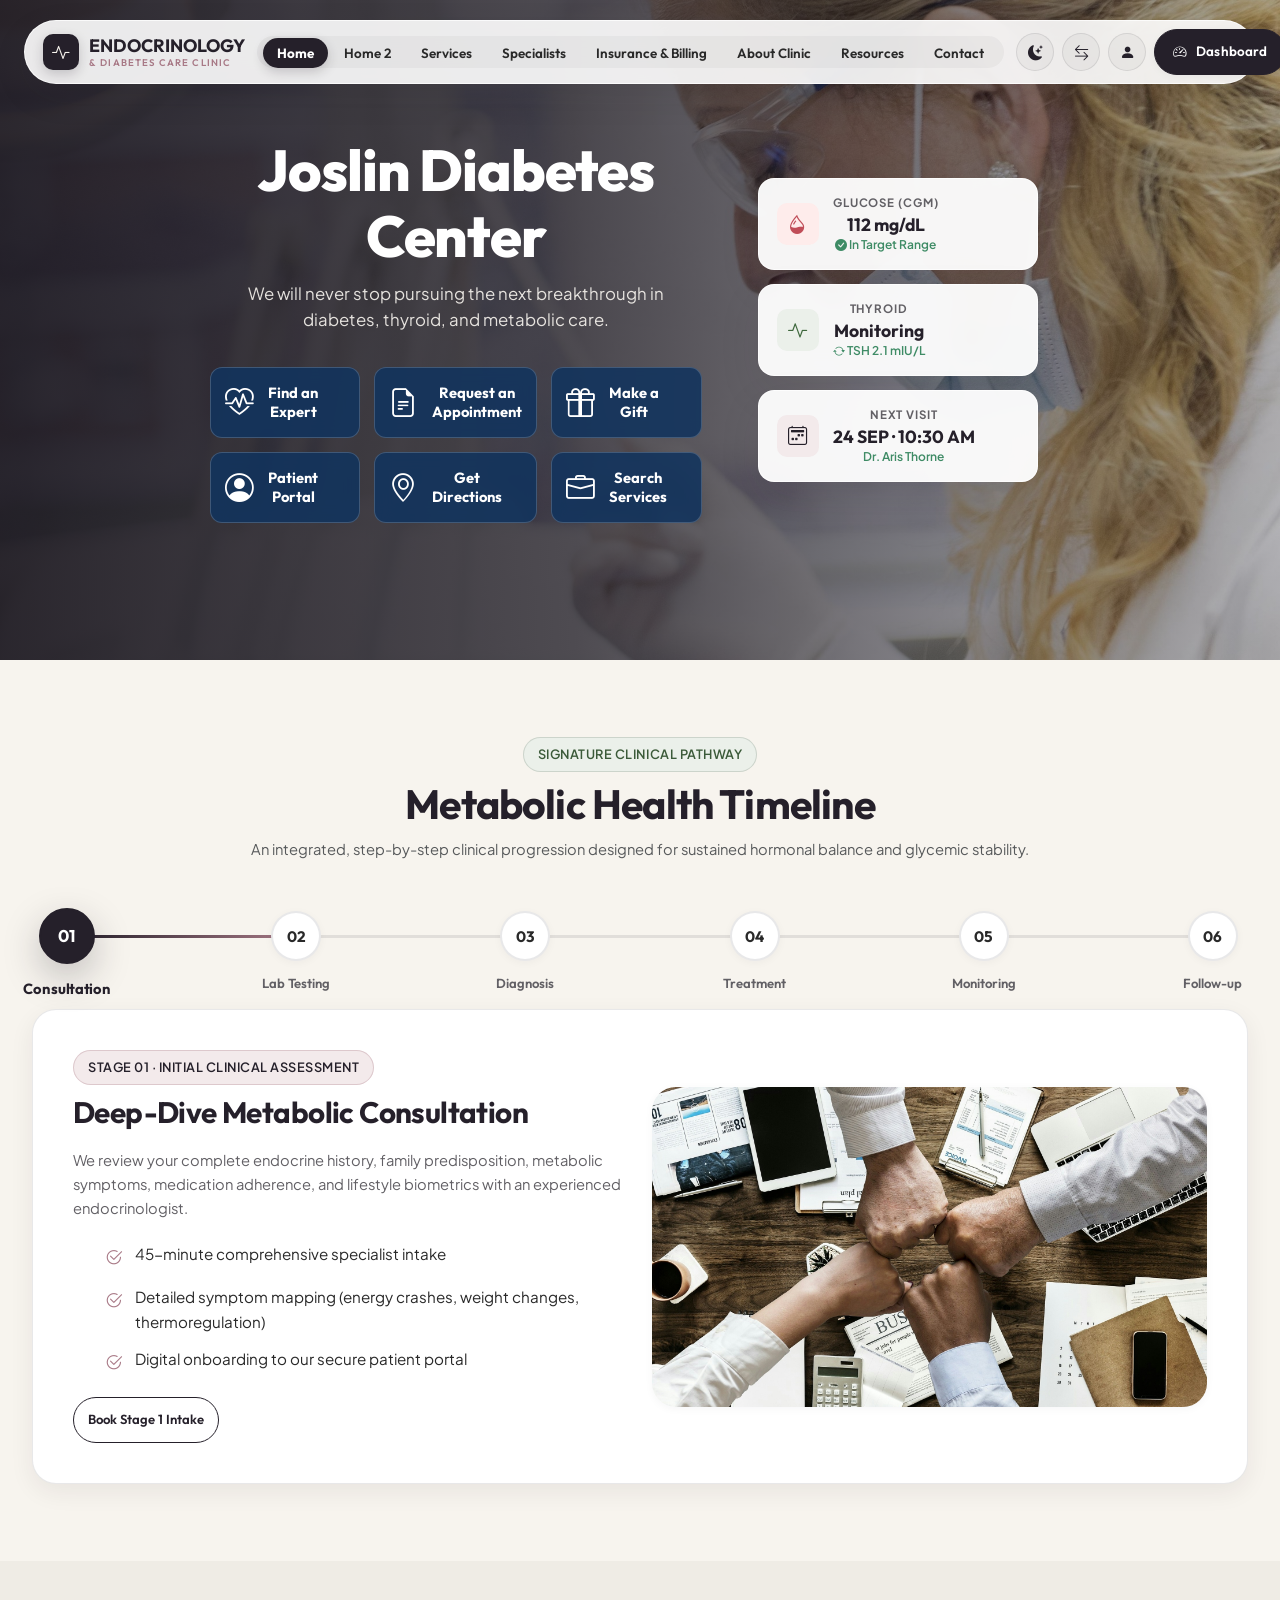
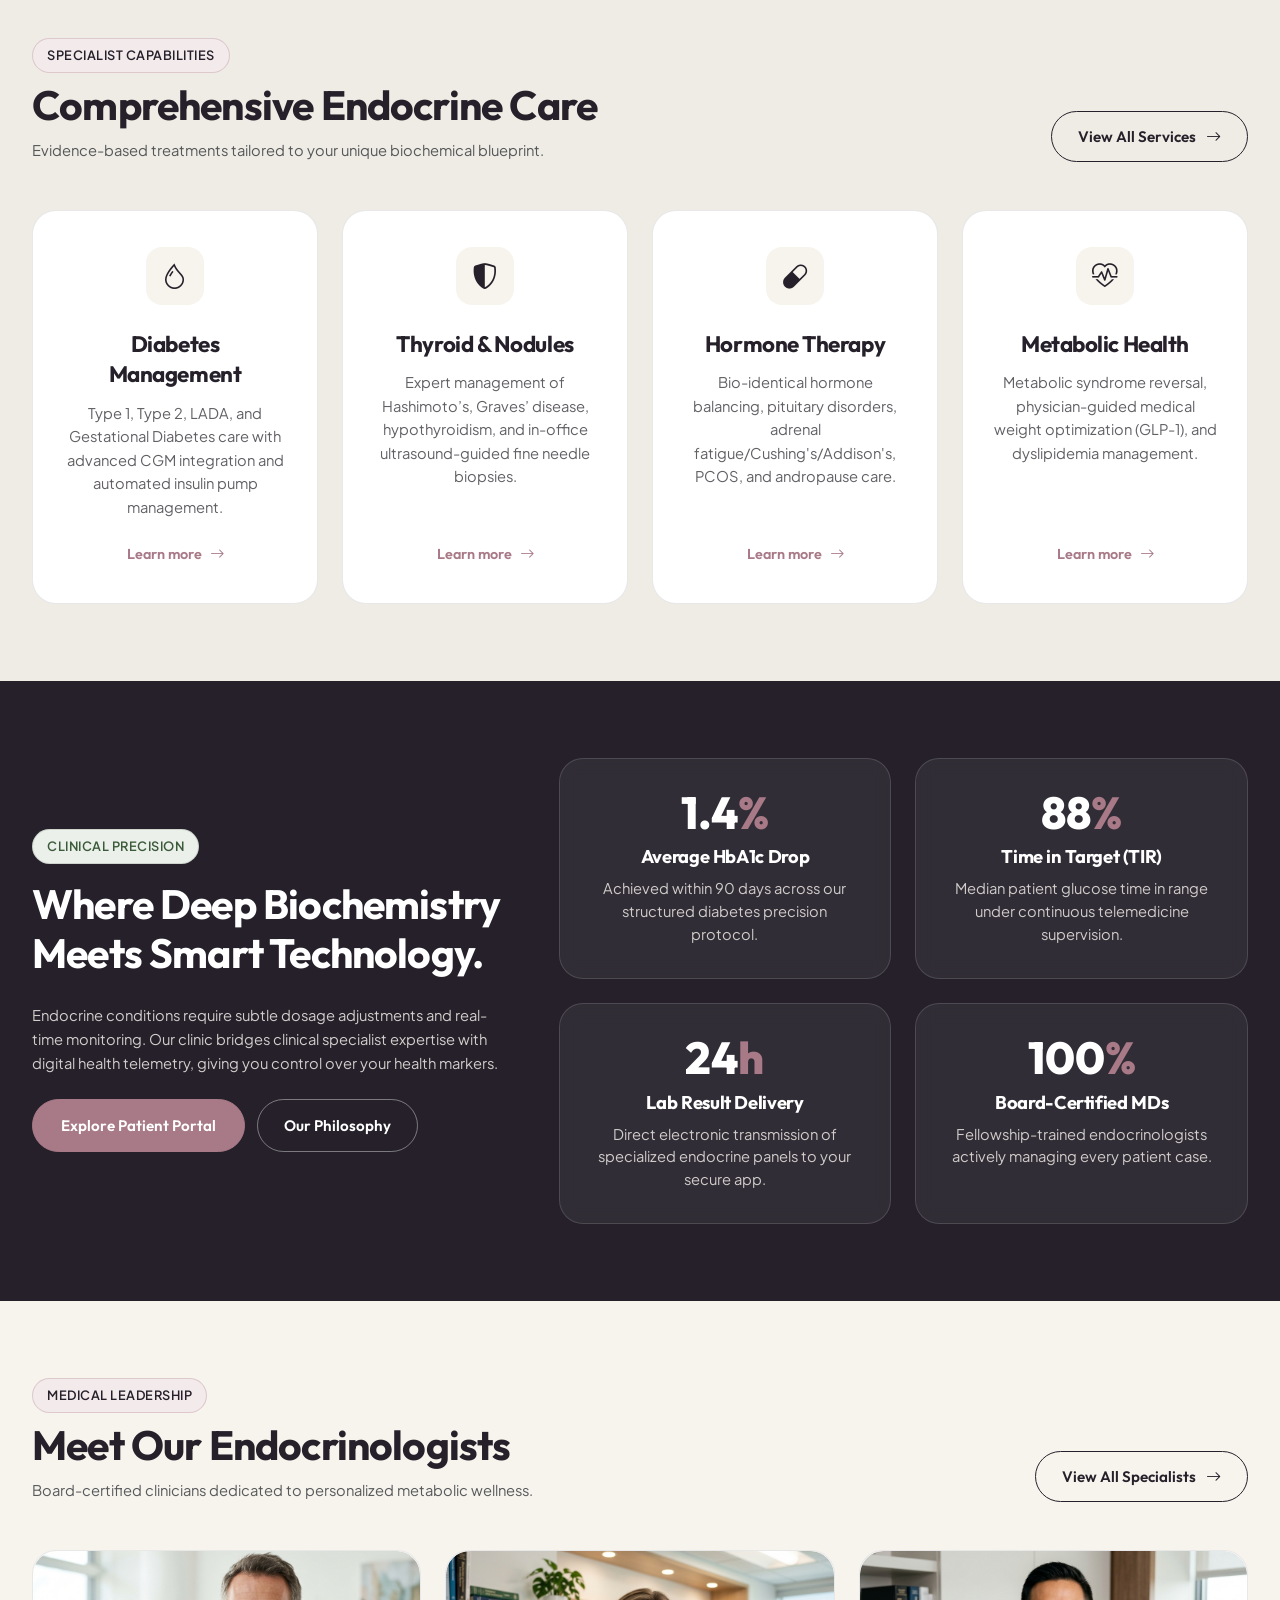
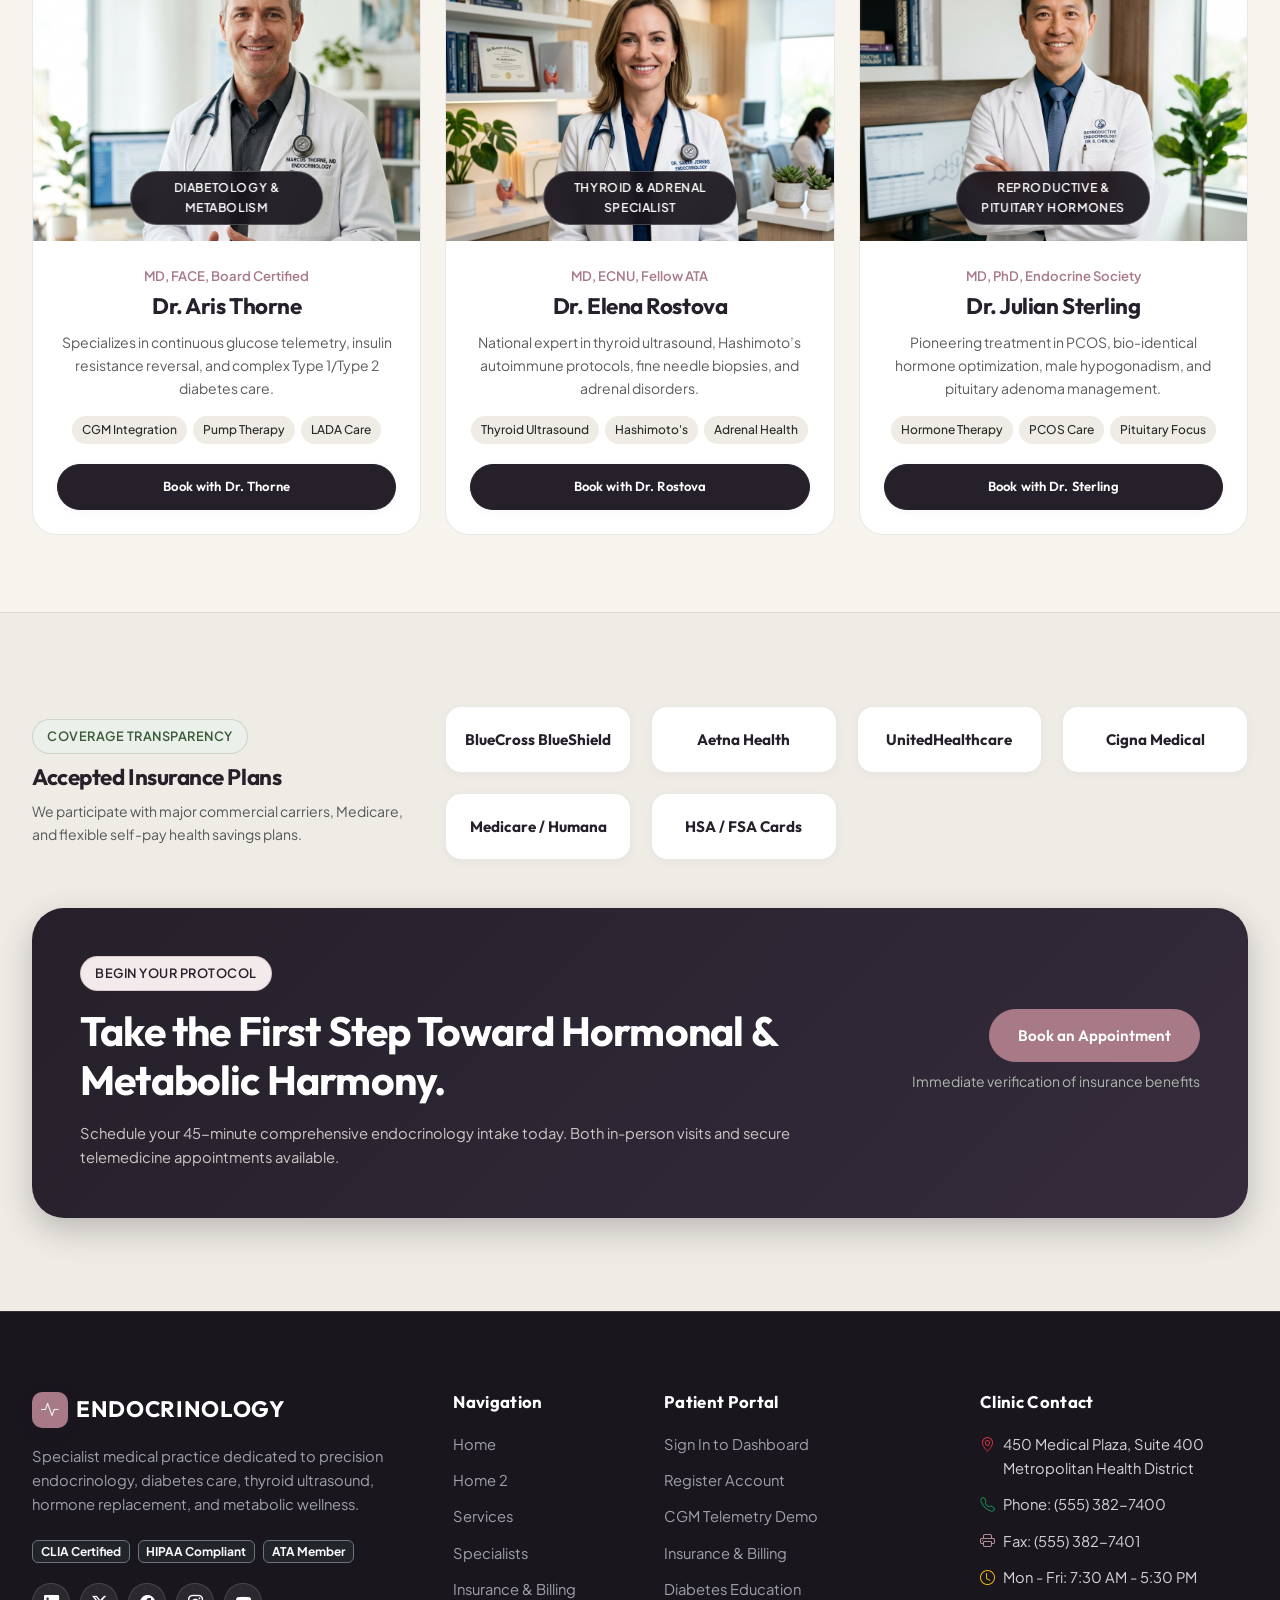
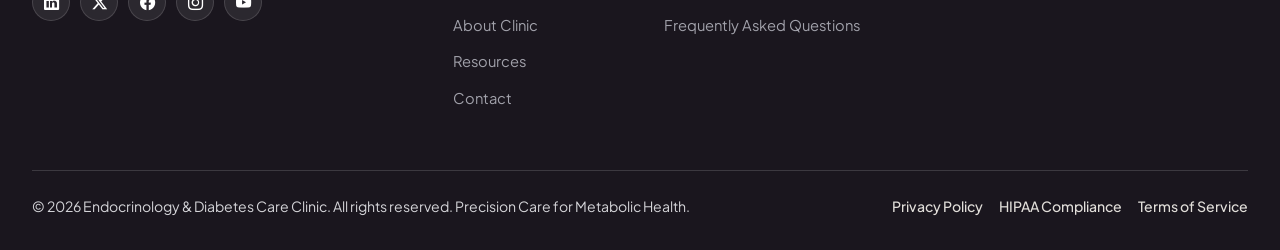
<file: index.html>
<!DOCTYPE html>
<html lang="en">
<head>
  <meta charset="UTF-8">
  <meta name="viewport" content="width=device-width, initial-scale=1.0">
  <title>Precision Care for Metabolic Health | Endocrinology & Diabetes Care Clinic</title>
  <meta name="description" content="Specialist endocrinology care focused on diabetes, thyroid health, hormone balance, and long-term metabolic wellness. Board-certified endocrinologists and data-driven clinical telemetry.">
  
  <!-- Bootstrap 5 CSS & Icons -->
  <link href="https://cdn.jsdelivr.net/npm/bootstrap@5.3.3/dist/css/bootstrap.min.css" rel="stylesheet">
  <link rel="stylesheet" href="https://cdn.jsdelivr.net/npm/bootstrap-icons@1.11.3/font/bootstrap-icons.min.css">
  
  <!-- Swiper CSS -->
  <link rel="stylesheet" href="https://cdn.jsdelivr.net/npm/swiper@11/swiper-bundle.min.css" />
  
  <!-- Favicon -->
  <link rel="icon" type="image/svg+xml" href="favicon.svg">
  
  <!-- Custom CSS -->
  <link rel="stylesheet" href="css/main.css">
</head>
<body>

  <!-- =========================================================================
       FLOATING CAPSULE HEADER + MAGNETIC MENU + FULLSCREEN TRIGGER (☰)
       ========================================================================= -->
  <header class="site-header" id="siteHeader">
    <div class="header-inner">
      <!-- Brand Logo -->
      <a href="index.html" class="brand-logo" id="headerBrandLogo">
        <div class="brand-logo-icon">
          <i class="bi bi-activity"></i>
        </div>
        <div>
          ENDOCRINOLOGY
          <span class="brand-text-sub">& Diabetes Care Clinic</span>
        </div>
      </a>

      <!-- Magnetic Desktop Menu -->
      <ul class="desktop-nav" id="desktopNav">
        <li><a href="index.html" class="desktop-nav-link active">Home</a></li>
        <li><a href="home-2.html" class="desktop-nav-link">Home 2</a></li>
        <li><a href="services.html" class="desktop-nav-link">Services</a></li>
        <li><a href="doctors.html" class="desktop-nav-link">Specialists</a></li>
        <li><a href="insurance-billing.html" class="desktop-nav-link">Insurance & Billing</a></li>
        <li><a href="about.html" class="desktop-nav-link">About Clinic</a></li>
        <li><a href="patient-resources.html" class="desktop-nav-link">Resources</a></li>
        <li><a href="contact.html" class="desktop-nav-link">Contact</a></li>
      </ul>

      <!-- Right Group: Theme + RTL + Login Icon + Dashboard Button + Mobile Hamburger (<= 1024px) -->
      <div class="header-right-group">
        <!-- Theme Toggle -->
        <button class="btn-nav-icon theme-toggle-btn" aria-label="Toggle Theme" title="Toggle Light/Dark Theme">
          <i class="bi bi-moon-stars-fill"></i>
        </button>
        <!-- RTL Toggle (Opposing Arrows Icon) -->
        <button class="btn-nav-icon rtl-toggle-btn" aria-label="Toggle RTL" title="Toggle RTL / LTR Layout">
          <i class="bi bi-arrow-left-right"></i>
        </button>
        <!-- Patient Login Icon -->
        <a href="login.html" class="btn-nav-icon" aria-label="Patient Login" title="Patient Portal Login">
          <i class="bi bi-person-fill"></i>
        </a>
        <!-- Dashboard Button -->
        <a href="dashboard.html" class="btn-primary-plum btn-pill-sm header-dash-btn">
          <i class="bi bi-speedometer2"></i> Dashboard
        </a>
        <!-- Mobile Hamburger (<= 1024px) -->
        <button class="nav-hamburger-btn" id="hamburgerBtn" aria-label="Toggle Navigation Menu">
          <span></span>
          <span></span>
          <span></span>
        </button>
      </div>
    </div>
  </header>

  <!-- =========================================================================
       FULLSCREEN NAVIGATION OVERLAY
       ========================================================================= -->
  <div class="fullscreen-nav-overlay" id="fullscreenNav">
    <div class="fullscreen-nav-header">
      <a href="index.html" class="brand-logo" style="color:#ffffff;">
        <div class="brand-logo-icon" style="background:#ffffff; color:#25202A;"><i class="bi bi-activity"></i></div>
        <div class="text-white">ENDOCRINOLOGY <span class="brand-text-sub" style="color:var(--color-muted-mauve);">Precision Care</span></div>
      </a>
      <div class="d-flex align-items-center gap-2">
        <button class="btn-nav-icon theme-toggle-btn" aria-label="Toggle Theme" title="Toggle Light/Dark Theme" style="background:rgba(255,255,255,0.12); color:#FFFFFF; border-color:rgba(255,255,255,0.2);">
          <i class="bi bi-moon-stars-fill"></i>
        </button>
        <button class="btn-nav-icon rtl-toggle-btn" aria-label="Toggle RTL" title="Toggle RTL / LTR Layout" style="background:rgba(255,255,255,0.12); color:#FFFFFF; border-color:rgba(255,255,255,0.2);">
          <i class="bi bi-arrow-left-right"></i>
        </button>
        <button class="fullscreen-close-btn" id="fullscreenCloseBtn" aria-label="Close Menu">
          <i class="bi bi-x-lg"></i>
        </button>
      </div>
    </div>

    <div class="fullscreen-nav-body">
      <div class="container-fluid">
        <div class="row align-items-center g-5">
          <!-- Main Navigation Links -->
          <div class="col-lg-7">
            <ul class="fullscreen-nav-links">
              <li>
                <a href="index.html" class="fullscreen-link-item active">
                  <span class="fullscreen-link-num">01</span>
                  <span class="fullscreen-link-text">Home</span>
                </a>
              </li>
              <li>
                <a href="home-2.html" class="fullscreen-link-item">
                  <span class="fullscreen-link-num">02</span>
                  <span class="fullscreen-link-text">Home 2</span>
                </a>
              </li>
              <li>
                <a href="services.html" class="fullscreen-link-item">
                  <span class="fullscreen-link-num">03</span>
                  <span class="fullscreen-link-text">Services</span>
                </a>
              </li>
              <li>
                <a href="doctors.html" class="fullscreen-link-item">
                  <span class="fullscreen-link-num">04</span>
                  <span class="fullscreen-link-text">Specialists</span>
                </a>
              </li>
              <li>
                <a href="insurance-billing.html" class="fullscreen-link-item">
                  <span class="fullscreen-link-num">05</span>
                  <span class="fullscreen-link-text">Insurance & Billing</span>
                </a>
              </li>
              <li>
                <a href="about.html" class="fullscreen-link-item">
                  <span class="fullscreen-link-num">06</span>
                  <span class="fullscreen-link-text">About Clinic</span>
                </a>
              </li>
              <li>
                <a href="patient-resources.html" class="fullscreen-link-item">
                  <span class="fullscreen-link-num">07</span>
                  <span class="fullscreen-link-text">Resources</span>
                </a>
              </li>
              <li>
                <a href="contact.html" class="fullscreen-link-item">
                  <span class="fullscreen-link-num">08</span>
                  <span class="fullscreen-link-text">Contact</span>
                </a>
              </li>
            </ul>
          </div>

          <!-- Quick Hub Card -->
          <div class="col-lg-5">
            <div class="fullscreen-hub-card">
              <span class="badge-clinical badge-clinical-mauve mb-3">Patient Telemetry Portal</span>
              <h4 class="text-white mb-2">Access Your Health Record</h4>
              <p class="small text-white-50 mb-4">
                Review real-time continuous glucose trends, lab panel results, and manage prescription refills securely.
              </p>
              <div class="d-flex flex-column gap-2 mb-4">
                <a href="dashboard.html" class="btn-primary-plum w-100 justify-content-center" style="background:#ffffff; color:#25202A;">
                  <i class="bi bi-speedometer2"></i> Patient Dashboard <span class="d-none d-sm-inline">(Live Telemetry)</span>
                </a>
                <div class="d-flex gap-2">
                  <a href="login.html" class="btn-mauve w-50 justify-content-center">
                    <i class="bi bi-shield-lock"></i> Login
                  </a>
                  <a href="register.html" class="btn-outline-plum w-50 justify-content-center" style="color:#ffffff; border-color:rgba(255,255,255,0.3);">
                    <i class="bi bi-person-plus"></i> Register
                  </a>
                </div>
              </div>

              <hr style="border-color: rgba(255,255,255,0.15);" />

              <div class="small text-white-50 d-flex flex-column gap-2">
                <div><i class="bi bi-telephone-fill text-white"></i> <strong>Urgent Triage:</strong> (617) 555-0199</div>
                <div><i class="bi bi-geo-alt-fill text-white"></i> Joslin Way, Longwood Medical Area, Boston MA</div>
                <div><i class="bi bi-clock-fill text-white"></i> Mon–Fri: 7:30 AM – 5:30 PM EST</div>
              </div>

              <div class="footer-social-icons mt-4">
                <a href="https://linkedin.com" target="_blank" class="footer-social-btn" aria-label="LinkedIn"><i class="bi bi-linkedin"></i></a>
                <a href="https://twitter.com" target="_blank" class="footer-social-btn" aria-label="Twitter"><i class="bi bi-twitter-x"></i></a>
                <a href="https://facebook.com" target="_blank" class="footer-social-btn" aria-label="Facebook"><i class="bi bi-facebook"></i></a>
                <a href="https://instagram.com" target="_blank" class="footer-social-btn" aria-label="Instagram"><i class="bi bi-instagram"></i></a>
                <a href="https://youtube.com" target="_blank" class="footer-social-btn" aria-label="YouTube"><i class="bi bi-youtube"></i></a>
              </div>
            </div>
          </div>
        </div>
      </div>
    </div>
  </div>

  <!-- =========================================================================
       SECTION 1: HOMEPAGE HERO SECTION (JOSLIN DIABETES CENTER INSPIRED)
       Full-width warm patient hero + 2x3 Quick Action Cards + Floating Data Badges
       ========================================================================= -->
  <section class="hero-joslin-section" id="homeHero" style="background-image: url('image/1 (18).jpg');">
    <div class="hero-joslin-overlay"></div>
    <div class="container hero-joslin-content">
      <div class="row align-items-center g-4">
        <!-- Left Hero Content -->
        <div class="col-lg-7">
          <h1 class="hero-joslin-title">
            Joslin Diabetes Center
          </h1>
          <p class="hero-joslin-subtitle">
            We will never stop pursuing the next breakthrough in diabetes, thyroid, and metabolic care.
          </p>

          <!-- 2x3 Quick Action Cards Grid -->
          <div class="hero-action-grid">
            <!-- Action 1 -->
            <a href="doctors.html" class="hero-action-card">
              <i class="bi bi-heart-pulse"></i>
              <div class="hero-action-text">Find an<br>Expert</div>
            </a>

            <!-- Action 2 -->
            <a href="contact.html" class="hero-action-card">
              <i class="bi bi-file-earmark-text"></i>
              <div class="hero-action-text">Request an<br>Appointment</div>
            </a>

            <!-- Action 3 -->
            <a href="patient-resources.html" class="hero-action-card">
              <i class="bi bi-gift"></i>
              <div class="hero-action-text">Make a<br>Gift</div>
            </a>

            <!-- Action 4 -->
            <a href="login.html" class="hero-action-card">
              <i class="bi bi-person-circle"></i>
              <div class="hero-action-text">Patient<br>Portal</div>
            </a>

            <!-- Action 5 -->
            <a href="contact.html#location" class="hero-action-card">
              <i class="bi bi-geo-alt"></i>
              <div class="hero-action-text">Get<br>Directions</div>
            </a>

            <!-- Action 6 -->
            <a href="services.html" class="hero-action-card">
              <i class="bi bi-briefcase"></i>
              <div class="hero-action-text">Search<br>Services</div>
            </a>
          </div>
        </div>

        <!-- Right Side: Floating Clinical Metabolic Cards -->
        <div class="col-lg-5">
          <div class="hero-telemetry-badge-container">
            <!-- Floating Card 1: GLUCOSE -->
            <div class="floating-metabolic-card card-glucose" style="position: relative; top: auto; left: auto; animation: none; max-width: 280px; width: 100%;">
              <div class="card-icon-box card-icon-glucose">
                <i class="bi bi-droplet-half"></i>
              </div>
              <div class="card-content">
                <div class="card-label">GLUCOSE (CGM)</div>
                <div class="card-val">112 mg/dL</div>
                <div class="card-subtext"><i class="bi bi-check-circle-fill"></i> In Target Range</div>
              </div>
            </div>

            <!-- Floating Card 2: THYROID -->
            <div class="floating-metabolic-card card-thyroid" style="position: relative; top: auto; right: auto; animation: none; max-width: 280px; width: 100%;">
              <div class="card-icon-box card-icon-thyroid">
                <i class="bi bi-activity"></i>
              </div>
              <div class="card-content">
                <div class="card-label">THYROID</div>
                <div class="card-val">Monitoring</div>
                <div class="card-subtext"><i class="bi bi-arrow-repeat"></i> TSH 2.1 mIU/L</div>
              </div>
            </div>

            <!-- Floating Card 3: NEXT VISIT -->
            <div class="floating-metabolic-card card-visit" style="position: relative; bottom: auto; left: auto; animation: none; max-width: 280px; width: 100%;">
              <div class="card-icon-box card-icon-visit">
                <i class="bi bi-calendar2-week"></i>
              </div>
              <div class="card-content">
                <div class="card-label">NEXT VISIT</div>
                <div class="card-val">24 SEP · 10:30 AM</div>
                <div class="card-subtext">Dr. Aris Thorne</div>
              </div>
            </div>
          </div>
        </div>
      </div>
    </div>
  </section>

  <!-- =========================================================================
       SECTION 2: SIGNATURE DESIGN FEATURE: METABOLIC HEALTH TIMELINE
       Consultation -> Lab Testing -> Diagnosis -> Treatment -> Monitoring -> Follow-up
       ========================================================================= -->
  <section class="section-timeline" id="metabolicTimeline">
    <div class="container">
      <div class="text-center max-w-700 mx-auto mb-5">
        <span class="badge-clinical badge-clinical-sage mb-2">Signature Clinical Pathway</span>
        <h2>Metabolic Health Timeline</h2>
        <p class="text-muted">An integrated, step-by-step clinical progression designed for sustained hormonal balance and glycemic stability.</p>
      </div>

      <!-- Stepper Controls -->
      <div class="timeline-stepper-nav">
        <div class="timeline-stepper-line">
          <div class="timeline-stepper-progress" id="timelineProgressBar"></div>
        </div>

        <button class="timeline-step-btn active" data-target="stage-consultation" id="stepBtn1">
          01
          <span class="step-title-tooltip">Consultation</span>
        </button>

        <button class="timeline-step-btn" data-target="stage-testing" id="stepBtn2">
          02
          <span class="step-title-tooltip">Lab Testing</span>
        </button>

        <button class="timeline-step-btn" data-target="stage-diagnosis" id="stepBtn3">
          03
          <span class="step-title-tooltip">Diagnosis</span>
        </button>

        <button class="timeline-step-btn" data-target="stage-treatment" id="stepBtn4">
          04
          <span class="step-title-tooltip">Treatment</span>
        </button>

        <button class="timeline-step-btn" data-target="stage-monitoring" id="stepBtn5">
          05
          <span class="step-title-tooltip">Monitoring</span>
        </button>

        <button class="timeline-step-btn" data-target="stage-followup" id="stepBtn6">
          06
          <span class="step-title-tooltip">Follow-up</span>
        </button>
      </div>

      <!-- Stage Detail Panes -->
      <div class="timeline-content-card mt-5">
        <!-- Stage 1: Consultation -->
        <div class="timeline-stage-pane active" id="stage-consultation">
          <div class="row align-items-center">
            <div class="col-lg-6">
              <span class="badge-clinical badge-clinical-mauve mb-2">Stage 01 · Initial Clinical Assessment</span>
              <h3 class="mb-3">Deep-Dive Metabolic Consultation</h3>
              <p>We review your complete endocrine history, family predisposition, metabolic symptoms, medication adherence, and lifestyle biometrics with an experienced endocrinologist.</p>
              <ul class="timeline-feature-list">
                <li><i class="bi bi-check2-circle"></i> 45-minute comprehensive specialist intake</li>
                <li><i class="bi bi-check2-circle"></i> Detailed symptom mapping (energy crashes, weight changes, thermoregulation)</li>
                <li><i class="bi bi-check2-circle"></i> Digital onboarding to our secure patient portal</li>
              </ul>
              <a href="contact.html" class="btn-outline-plum btn-pill-sm">Book Stage 1 Intake</a>
            </div>
            <div class="col-lg-6 mt-4 mt-lg-0">
              <img src="image/1 (2).jpg" alt="Clinical Consultation" class="timeline-stage-img" />
            </div>
          </div>
        </div>

        <!-- Stage 2: Lab Testing -->
        <div class="timeline-stage-pane" id="stage-testing">
          <div class="row align-items-center">
            <div class="col-lg-6">
              <span class="badge-clinical badge-clinical-sage mb-2">Stage 02 · CLIA Laboratory Diagnostics</span>
              <h3 class="mb-3">Precision Endocrine & Biomarker Panel</h3>
              <p>On-site CLIA-certified phlebotomy and rapid endocrine assay testing. We evaluate full thyroid panels, HbA1c, fasting insulin, cortisol rhythm, and adrenal markers.</p>
              <ul class="timeline-feature-list">
                <li><i class="bi bi-check2-circle"></i> High-sensitivity TSH, Free T3, Free T4, and Thyroid Antibodies (TPO/TgAb)</li>
                <li><i class="bi bi-check2-circle"></i> Fasting C-peptide, lipid subfractions, and microalbuminuria screening</li>
                <li><i class="bi bi-check2-circle"></i> Same-day or 24-hour turnaround directly to your portal</li>
              </ul>
              <a href="services.html" class="btn-outline-plum btn-pill-sm">Explore Lab Capabilities</a>
            </div>
            <div class="col-lg-6 mt-4 mt-lg-0">
              <img src="image/1 (3).jpg" alt="Endocrine Laboratory Testing" class="timeline-stage-img" />
            </div>
          </div>
        </div>

        <!-- Stage 3: Diagnosis -->
        <div class="timeline-stage-pane" id="stage-diagnosis">
          <div class="row align-items-center">
            <div class="col-lg-6">
              <span class="badge-clinical badge-clinical-plum mb-2">Stage 03 · Specialized Evaluation</span>
              <h3 class="mb-3">Phenotype & Etiology Mapping</h3>
              <p>Going beyond generic labels. We pinpoint the exact root cause—whether Hashimoto's autoimmune thyroiditis, insulin resistance, LADA, or pituitary dysfunction.</p>
              <ul class="timeline-feature-list">
                <li><i class="bi bi-check2-circle"></i> High-resolution thyroid ultrasound and nodule classification (TI-RADS)</li>
                <li><i class="bi bi-check2-circle"></i> Insulin sensitivity indices (HOMA-IR) and glycemic variability indexing</li>
                <li><i class="bi bi-check2-circle"></i> Clear, empathetic explanation of clinical findings</li>
              </ul>
              <a href="doctors.html" class="btn-outline-plum btn-pill-sm">Meet Our Diagnosticians</a>
            </div>
            <div class="col-lg-6 mt-4 mt-lg-0">
              <img src="image/1 (4).jpg" alt="Diagnostic Ultrasound and Analysis" class="timeline-stage-img" />
            </div>
          </div>
        </div>

        <!-- Stage 4: Treatment -->
        <div class="timeline-stage-pane" id="stage-treatment">
          <div class="row align-items-center">
            <div class="col-lg-6">
              <span class="badge-clinical badge-clinical-mauve mb-2">Stage 04 · Targeted Therapeutics</span>
              <h3 class="mb-3">Personalized Protocol Formulation</h3>
              <p>We combine modern pharmacotherapy (GLP-1 RAs, SGLT2i, optimized levothyroxine/liothyronine, bioidentical HRT) with precision medical nutrition.</p>
              <ul class="timeline-feature-list">
                <li><i class="bi bi-check2-circle"></i> Custom titration schedules to minimize side-effects</li>
                <li><i class="bi bi-check2-circle"></i> CGM (Continuous Glucose Monitor) sensor placement & calibration</li>
                <li><i class="bi bi-check2-circle"></i> Dedicated diabetes educator & registered dietitian coordination</li>
              </ul>
              <a href="services.html" class="btn-outline-plum btn-pill-sm">Review Treatment Plans</a>
            </div>
            <div class="col-lg-6 mt-4 mt-lg-0">
              <img src="image/1 (5).jpg" alt="Personalized Medical Treatment" class="timeline-stage-img" />
            </div>
          </div>
        </div>

        <!-- Stage 5: Monitoring -->
        <div class="timeline-stage-pane" id="stage-monitoring">
          <div class="row align-items-center">
            <div class="col-lg-6">
              <span class="badge-clinical badge-clinical-sage mb-2">Stage 05 · Continuous Telemetry</span>
              <h3 class="mb-3">Real-Time Data-Driven Tracking</h3>
              <p>Our clinical team reviews your CGM telemetry, blood glucose logs, and symptom diaries asynchronously through our integrated patient portal.</p>
              <ul class="timeline-feature-list">
                <li><i class="bi bi-check2-circle"></i> Real-time alerts for unexpected hypoglycemic or hyperglycemic excursions</li>
                <li><i class="bi bi-check2-circle"></i> Automated medication schedule reminders & refill tracking</li>
                <li><i class="bi bi-check2-circle"></i> In-app secure doctor messaging for quick protocol adjustments</li>
              </ul>
              <a href="dashboard.html" class="btn-primary-plum btn-pill-sm">Open Patient Telemetry Demo</a>
            </div>
            <div class="col-lg-6 mt-4 mt-lg-0">
              <img src="image/1 (6).jpg" alt="Continuous Telemetry and Health Data" class="timeline-stage-img" />
            </div>
          </div>
        </div>

        <!-- Stage 6: Follow-up -->
        <div class="timeline-stage-pane" id="stage-followup">
          <div class="row align-items-center">
            <div class="col-lg-6">
              <span class="badge-clinical badge-clinical-plum mb-2">Stage 06 · Long-Term Metabolic Wellness</span>
              <h3 class="mb-3">Quarterly Optimization & Remission Care</h3>
              <p>Scheduled quarterly review visits to adjust dosages, repeat ultrasound imaging, celebrate HbA1c reductions, and maintain lifelong metabolic vitality.</p>
              <ul class="timeline-feature-list">
                <li><i class="bi bi-check2-circle"></i> Longitudinal lab result trend comparisons across months & years</li>
                <li><i class="bi bi-check2-circle"></i> Diabetes reversal & medication de-escalation protocols</li>
                <li><i class="bi bi-check2-circle"></i> Preventive cardiovascular & bone density surveillance</li>
              </ul>
              <a href="contact.html" class="btn-outline-plum btn-pill-sm">Schedule Annual Review</a>
            </div>
            <div class="col-lg-6 mt-4 mt-lg-0">
              <img src="image/1 (7).jpg" alt="Long term follow up wellness" class="timeline-stage-img" />
            </div>
          </div>
        </div>
      </div>
    </div>
  </section>

  <!-- =========================================================================
       SECTION 3: CORE CLINICAL SERVICES
       ========================================================================= -->
  <section class="section-services" id="homeServices">
    <div class="container">
      <div class="d-flex justify-content-between align-items-end mb-5 flex-wrap gap-3">
        <div>
          <span class="badge-clinical badge-clinical-mauve mb-2">Specialist Capabilities</span>
          <h2>Comprehensive Endocrine Care</h2>
          <p class="text-muted mb-0">Evidence-based treatments tailored to your unique biochemical blueprint.</p>
        </div>
        <a href="services.html" class="btn-outline-plum">View All Services <i class="bi bi-arrow-right"></i></a>
      </div>

      <div class="row g-4">
        <!-- Service 1: Diabetes Management -->
        <div class="col-md-6 col-lg-3">
          <div class="clinical-card">
            <div>
              <div class="card-top-icon">
                <i class="bi bi-droplet"></i>
              </div>
              <h4>Diabetes Management</h4>
              <p>Type 1, Type 2, LADA, and Gestational Diabetes care with advanced CGM integration and automated insulin pump management.</p>
            </div>
            <a href="services.html#diabetes" class="card-link-arrow">
              Learn more <i class="bi bi-arrow-right"></i>
            </a>
          </div>
        </div>

        <!-- Service 2: Thyroid Care -->
        <div class="col-md-6 col-lg-3">
          <div class="clinical-card">
            <div>
              <div class="card-top-icon">
                <i class="bi bi-shield-shaded"></i>
              </div>
              <h4>Thyroid & Nodules</h4>
              <p>Expert management of Hashimoto’s, Graves’ disease, hypothyroidism, and in-office ultrasound-guided fine needle biopsies.</p>
            </div>
            <a href="services.html#thyroid" class="card-link-arrow">
              Learn more <i class="bi bi-arrow-right"></i>
            </a>
          </div>
        </div>

        <!-- Service 3: Hormone Therapy -->
        <div class="col-md-6 col-lg-3">
          <div class="clinical-card">
            <div>
              <div class="card-top-icon">
                <i class="bi bi-capsule"></i>
              </div>
              <h4>Hormone Therapy</h4>
              <p>Bio-identical hormone balancing, pituitary disorders, adrenal fatigue/Cushing's/Addison's, PCOS, and andropause care.</p>
            </div>
            <a href="services.html#hormones" class="card-link-arrow">
              Learn more <i class="bi bi-arrow-right"></i>
            </a>
          </div>
        </div>

        <!-- Service 4: Metabolic Health -->
        <div class="col-md-6 col-lg-3">
          <div class="clinical-card">
            <div>
              <div class="card-top-icon">
                <i class="bi bi-heart-pulse"></i>
              </div>
              <h4>Metabolic Health</h4>
              <p>Metabolic syndrome reversal, physician-guided medical weight optimization (GLP-1), and dyslipidemia management.</p>
            </div>
            <a href="services.html#metabolic" class="card-link-arrow">
              Learn more <i class="bi bi-arrow-right"></i>
            </a>
          </div>
        </div>
      </div>
    </div>
  </section>

  <!-- =========================================================================
       SECTION 4: PRECISION DATA & TELEMETRY SECTION (MIDNIGHT PLUM DARK CONTRAST)
       ========================================================================= -->
  <section class="section-dark-precision" id="homePrecision">
    <div class="container">
      <div class="row align-items-center g-5">
        <div class="col-lg-5 text-start">
          <span class="badge-clinical badge-clinical-sage mb-3">Clinical Precision</span>
          <h2 class="mb-4 text-start">Where Deep Biochemistry Meets Smart Technology.</h2>
          <p class="mb-4 text-start">
            Endocrine conditions require subtle dosage adjustments and real-time monitoring. Our clinic bridges clinical specialist expertise with digital health telemetry, giving you control over your health markers.
          </p>
          <div class="d-flex gap-2 flex-wrap home-precision-cta-group">
            <a href="login.html" class="btn-mauve">Explore Patient Portal</a>
            <a href="about.html" class="btn-outline-plum" style="color: #FFF; border-color: rgba(255,255,255,0.4);">Our Philosophy</a>
          </div>
        </div>

        <div class="col-lg-7">
          <div class="row g-4">
            <div class="col-sm-6">
              <div class="dark-stat-card">
                <div class="dark-stat-num">1.4<span>%</span></div>
                <h5>Average HbA1c Drop</h5>
                <p>Achieved within 90 days across our structured diabetes precision protocol.</p>
              </div>
            </div>
            <div class="col-sm-6">
              <div class="dark-stat-card">
                <div class="dark-stat-num">88<span>%</span></div>
                <h5>Time in Target (TIR)</h5>
                <p>Median patient glucose time in range under continuous telemedicine supervision.</p>
              </div>
            </div>
            <div class="col-sm-6">
              <div class="dark-stat-card">
                <div class="dark-stat-num">24<span>h</span></div>
                <h5>Lab Result Delivery</h5>
                <p>Direct electronic transmission of specialized endocrine panels to your secure app.</p>
              </div>
            </div>
            <div class="col-sm-6">
              <div class="dark-stat-card">
                <div class="dark-stat-num">100<span>%</span></div>
                <h5>Board-Certified MDs</h5>
                <p>Fellowship-trained endocrinologists actively managing every patient case.</p>
              </div>
            </div>
          </div>
        </div>
      </div>
    </div>
  </section>

  <!-- =========================================================================
       SECTION 5: OUR SPECIALIST DOCTORS
       ========================================================================= -->
  <section class="section-doctors" id="homeDoctors">
    <div class="container">
      <div class="d-flex justify-content-between align-items-end mb-5 flex-wrap gap-3 text-start">
        <div class="text-start">
          <span class="badge-clinical badge-clinical-mauve mb-2">Medical Leadership</span>
          <h2 class="text-start">Meet Our Endocrinologists</h2>
          <p class="text-muted mb-0 text-start">Board-certified clinicians dedicated to personalized metabolic wellness.</p>
        </div>
        <a href="doctors.html" class="btn-outline-plum">View All Specialists <i class="bi bi-arrow-right"></i></a>
      </div>

      <div class="row g-4">
        <!-- Doctor 1 -->
        <div class="col-md-6 col-lg-4">
          <div class="doctor-card">
            <div class="doctor-img-box">
              <img src="image/doctor-thorne.jpg" alt="Dr. Aris Thorne" />
              <div class="doctor-specialty-tag">Diabetology & Metabolism</div>
            </div>
            <div class="doctor-body">
              <div>
                <div class="doctor-credentials">MD, FACE, Board Certified</div>
                <h4>Dr. Aris Thorne</h4>
                <p class="text-muted small">Specializes in continuous glucose telemetry, insulin resistance reversal, and complex Type 1/Type 2 diabetes care.</p>
                <div class="doctor-subspecialties">
                  <span class="subspecialty-badge">CGM Integration</span>
                  <span class="subspecialty-badge">Pump Therapy</span>
                  <span class="subspecialty-badge">LADA Care</span>
                </div>
              </div>
              <a href="contact.html?doctor=thorne" class="btn-primary-plum btn-pill-sm w-100 justify-content-center">
                Book with Dr. Thorne
              </a>
            </div>
          </div>
        </div>

        <!-- Doctor 2 -->
        <div class="col-md-6 col-lg-4">
          <div class="doctor-card">
            <div class="doctor-img-box">
              <img src="image/doctor-rostova.jpg" alt="Dr. Elena Rostova" />
              <div class="doctor-specialty-tag">Thyroid & Adrenal Specialist</div>
            </div>
            <div class="doctor-body">
              <div>
                <div class="doctor-credentials">MD, ECNU, Fellow ATA</div>
                <h4>Dr. Elena Rostova</h4>
                <p class="text-muted small">National expert in thyroid ultrasound, Hashimoto’s autoimmune protocols, fine needle biopsies, and adrenal disorders.</p>
                <div class="doctor-subspecialties">
                  <span class="subspecialty-badge">Thyroid Ultrasound</span>
                  <span class="subspecialty-badge">Hashimoto's</span>
                  <span class="subspecialty-badge">Adrenal Health</span>
                </div>
              </div>
              <a href="contact.html?doctor=rostova" class="btn-primary-plum btn-pill-sm w-100 justify-content-center">
                Book with Dr. Rostova
              </a>
            </div>
          </div>
        </div>

        <!-- Doctor 3 -->
        <div class="col-md-6 col-lg-4">
          <div class="doctor-card">
            <div class="doctor-img-box">
              <img src="image/doctor-sterling.jpg" alt="Dr. Julian Sterling" />
              <div class="doctor-specialty-tag">Reproductive & Pituitary Hormones</div>
            </div>
            <div class="doctor-body">
              <div>
                <div class="doctor-credentials">MD, PhD, Endocrine Society</div>
                <h4>Dr. Julian Sterling</h4>
                <p class="text-muted small">Pioneering treatment in PCOS, bio-identical hormone optimization, male hypogonadism, and pituitary adenoma management.</p>
                <div class="doctor-subspecialties">
                  <span class="subspecialty-badge">Hormone Therapy</span>
                  <span class="subspecialty-badge">PCOS Care</span>
                  <span class="subspecialty-badge">Pituitary Focus</span>
                </div>
              </div>
              <a href="contact.html?doctor=sterling" class="btn-primary-plum btn-pill-sm w-100 justify-content-center">
                Book with Dr. Sterling
              </a>
            </div>
          </div>
        </div>
      </div>
    </div>
  </section>

  <!-- =========================================================================
       SECTION 6: COVERAGE TRANSPARENCY & CONSULTATION BOOKING
       Unified action section with accepted insurance network and intake banner
       ========================================================================= -->
  <section class="py-5" id="homeAction" style="background: var(--color-warm-ivory-alt); border-top: 1px solid var(--color-border-subtle);">
    <div class="container py-3">
      <!-- Insurance Partner Strip -->
      <div class="row align-items-center mb-5">
        <div class="col-lg-4">
          <span class="badge-clinical badge-clinical-sage mb-2">Coverage Transparency</span>
          <h4 class="mb-2">Accepted Insurance Plans</h4>
          <p class="text-muted small mb-0">We participate with major commercial carriers, Medicare, and flexible self-pay health savings plans.</p>
        </div>
        <div class="col-lg-8 mt-4 mt-lg-0">
          <div class="insurance-logo-grid">
            <div class="insurance-logo-card">BlueCross BlueShield</div>
            <div class="insurance-logo-card">Aetna Health</div>
            <div class="insurance-logo-card">UnitedHealthcare</div>
            <div class="insurance-logo-card">Cigna Medical</div>
            <div class="insurance-logo-card">Medicare / Humana</div>
            <div class="insurance-logo-card">HSA / FSA Cards</div>
          </div>
        </div>
      </div>

      <!-- Action Callout Banner -->
      <div class="p-4 p-md-5 rounded-5" style="background: linear-gradient(135deg, #25202A 0%, #352B3C 100%); color: #FFF; box-shadow: var(--shadow-plum);">
        <div class="row align-items-center g-4">
          <div class="col-lg-8 text-start">
            <span class="badge-clinical badge-clinical-mauve mb-3">Begin Your Protocol</span>
            <h2 class="text-white mb-3 text-start">Take the First Step Toward Hormonal & Metabolic Harmony.</h2>
            <p style="color: rgba(247, 244, 238, 0.8);" class="mb-0">
              Schedule your 45-minute comprehensive endocrinology intake today. Both in-person visits and secure telemedicine appointments available.
            </p>
          </div>
          <div class="col-lg-4 text-lg-end text-start mt-4 mt-lg-0">
            <a href="contact.html" class="btn-mauve btn-lg mb-2 d-inline-block">Book an Appointment</a>
            <div class="small" style="color: var(--color-soft-sage);">Immediate verification of insurance benefits</div>
          </div>
        </div>
      </div>
    </div>
  </section>

  <!-- =========================================================================
       SITE FOOTER
       ========================================================================= -->
  <!-- =========================================================================
       SITE FOOTER
       ========================================================================= -->
  <footer class="site-footer">
    <div class="container">
      <div class="row g-5">
        <!-- Col 1: Brand & Badges & Socials -->
        <div class="col-lg-4">
          <div class="footer-brand">
            <div class="d-flex align-items-center gap-2 mb-3">
              <div class="brand-logo-icon" style="background: var(--color-muted-mauve);">
                <i class="bi bi-activity"></i>
              </div>
              <h4 class="text-white mb-0">ENDOCRINOLOGY</h4>
            </div>
            <p>Specialist medical practice dedicated to precision endocrinology, diabetes care, thyroid ultrasound, hormone replacement, and metabolic wellness.</p>
            <div class="d-flex gap-2 mt-4 flex-wrap">
              <span class="badge bg-dark border border-secondary text-light">CLIA Certified</span>
              <span class="badge bg-dark border border-secondary text-light">HIPAA Compliant</span>
              <span class="badge bg-dark border border-secondary text-light">ATA Member</span>
            </div>

            <!-- Social Media Channels -->
            <div class="footer-social-links">
              <a href="https://linkedin.com" target="_blank" rel="noopener" class="social-icon-btn" aria-label="LinkedIn"><i class="bi bi-linkedin"></i></a>
              <a href="https://twitter.com" target="_blank" rel="noopener" class="social-icon-btn" aria-label="Twitter X"><i class="bi bi-twitter-x"></i></a>
              <a href="https://facebook.com" target="_blank" rel="noopener" class="social-icon-btn" aria-label="Facebook"><i class="bi bi-facebook"></i></a>
              <a href="https://instagram.com" target="_blank" rel="noopener" class="social-icon-btn" aria-label="Instagram"><i class="bi bi-instagram"></i></a>
              <a href="https://youtube.com" target="_blank" rel="noopener" class="social-icon-btn" aria-label="YouTube"><i class="bi bi-youtube"></i></a>
            </div>
          </div>
        </div>

        <!-- Col 2: Navigation Links -->
        <div class="col-6 col-lg-2">
          <h5 class="footer-col-title">Navigation</h5>
          <ul class="footer-links">
            <li><a href="index.html">Home</a></li>
            <li><a href="home-2.html">Home 2</a></li>
            <li><a href="services.html">Services</a></li>
            <li><a href="doctors.html">Specialists</a></li>
            <li><a href="insurance-billing.html">Insurance & Billing</a></li>
            <li><a href="about.html">About Clinic</a></li>
            <li><a href="patient-resources.html">Resources</a></li>
            <li><a href="contact.html">Contact</a></li>
          </ul>
        </div>

        <!-- Col 3: Patient Portal Links -->
        <div class="col-6 col-lg-3">
          <h5 class="footer-col-title">Patient Portal</h5>
          <ul class="footer-links">
            <li><a href="login.html">Sign In to Dashboard</a></li>
            <li><a href="register.html">Register Account</a></li>
            <li><a href="dashboard.html">CGM Telemetry Demo</a></li>
            <li><a href="insurance-billing.html">Insurance & Billing</a></li>
            <li><a href="patient-resources.html">Diabetes Education</a></li>
            <li><a href="patient-resources.html#faq">Frequently Asked Questions</a></li>
          </ul>
        </div>

        <!-- Col 4: Clinic Contact Info -->
        <div class="col-lg-3">
          <h5 class="footer-col-title">Clinic Contact</h5>
          <ul class="footer-links" style="color: rgba(247, 244, 238, 0.85); font-size: 0.9rem;">
            <li class="d-flex gap-2"><i class="bi bi-geo-alt text-danger"></i> 450 Medical Plaza, Suite 400<br>Metropolitan Health District</li>
            <li class="d-flex gap-2"><i class="bi bi-telephone text-success"></i> Phone: (555) 382-7400</li>
            <li class="d-flex gap-2"><i class="bi bi-printer" style="color: #C49BA5;"></i> Fax: (555) 382-7401</li>
            <li class="d-flex gap-2"><i class="bi bi-clock text-warning"></i> Mon - Fri: 7:30 AM - 5:30 PM</li>
          </ul>
        </div>
      </div>

      <!-- Footer Bottom Bar -->
      <div class="footer-bottom">
        <div>&copy; 2026 Endocrinology & Diabetes Care Clinic. All rights reserved. Precision Care for Metabolic Health.</div>
        <div class="d-flex gap-3 flex-wrap">
          <a href="#">Privacy Policy</a>
          <a href="#">HIPAA Compliance</a>
          <a href="#">Terms of Service</a>
        </div>
      </div>
    </div>
  </footer>

  <!-- Bootstrap JS -->
  <script src="https://cdn.jsdelivr.net/npm/bootstrap@5.3.3/dist/js/bootstrap.bundle.min.js"></script>
  <!-- Main JS -->
  <script src="js/main.js"></script>
</body>
</html>
</file>
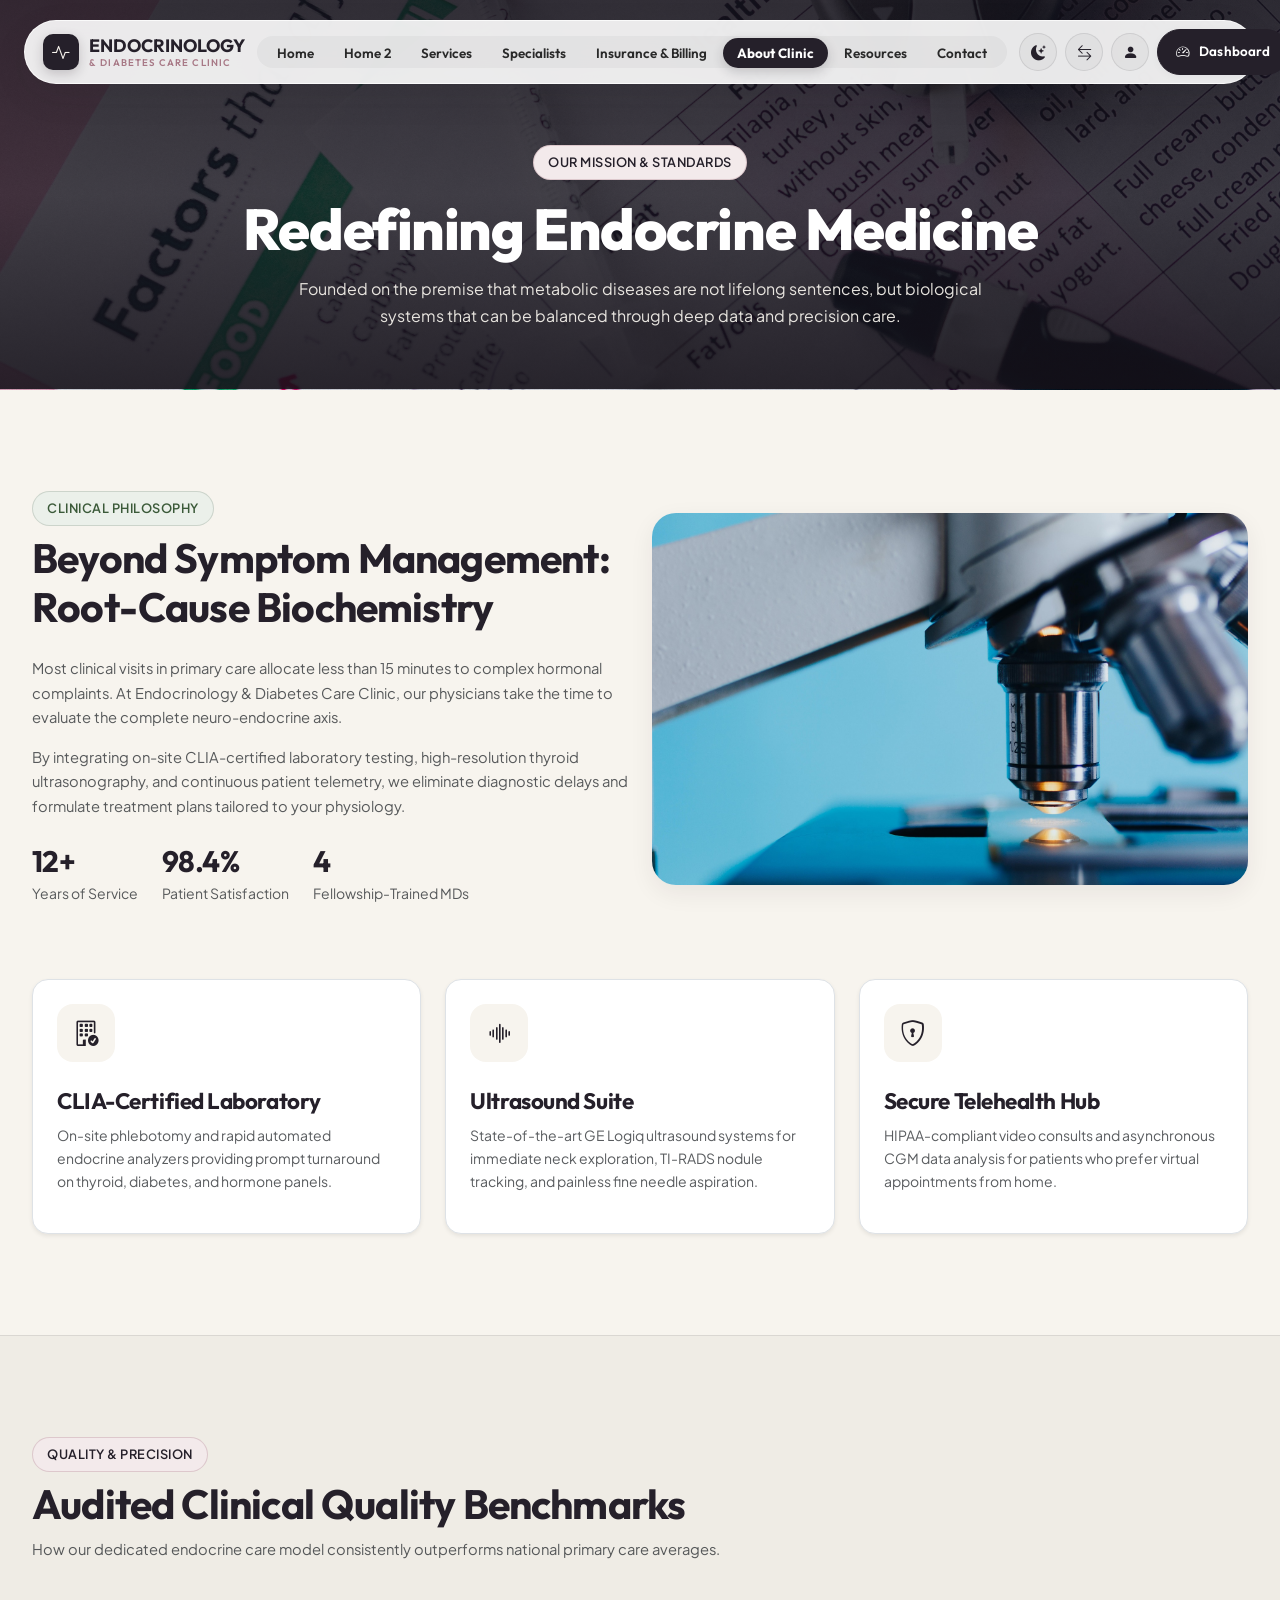
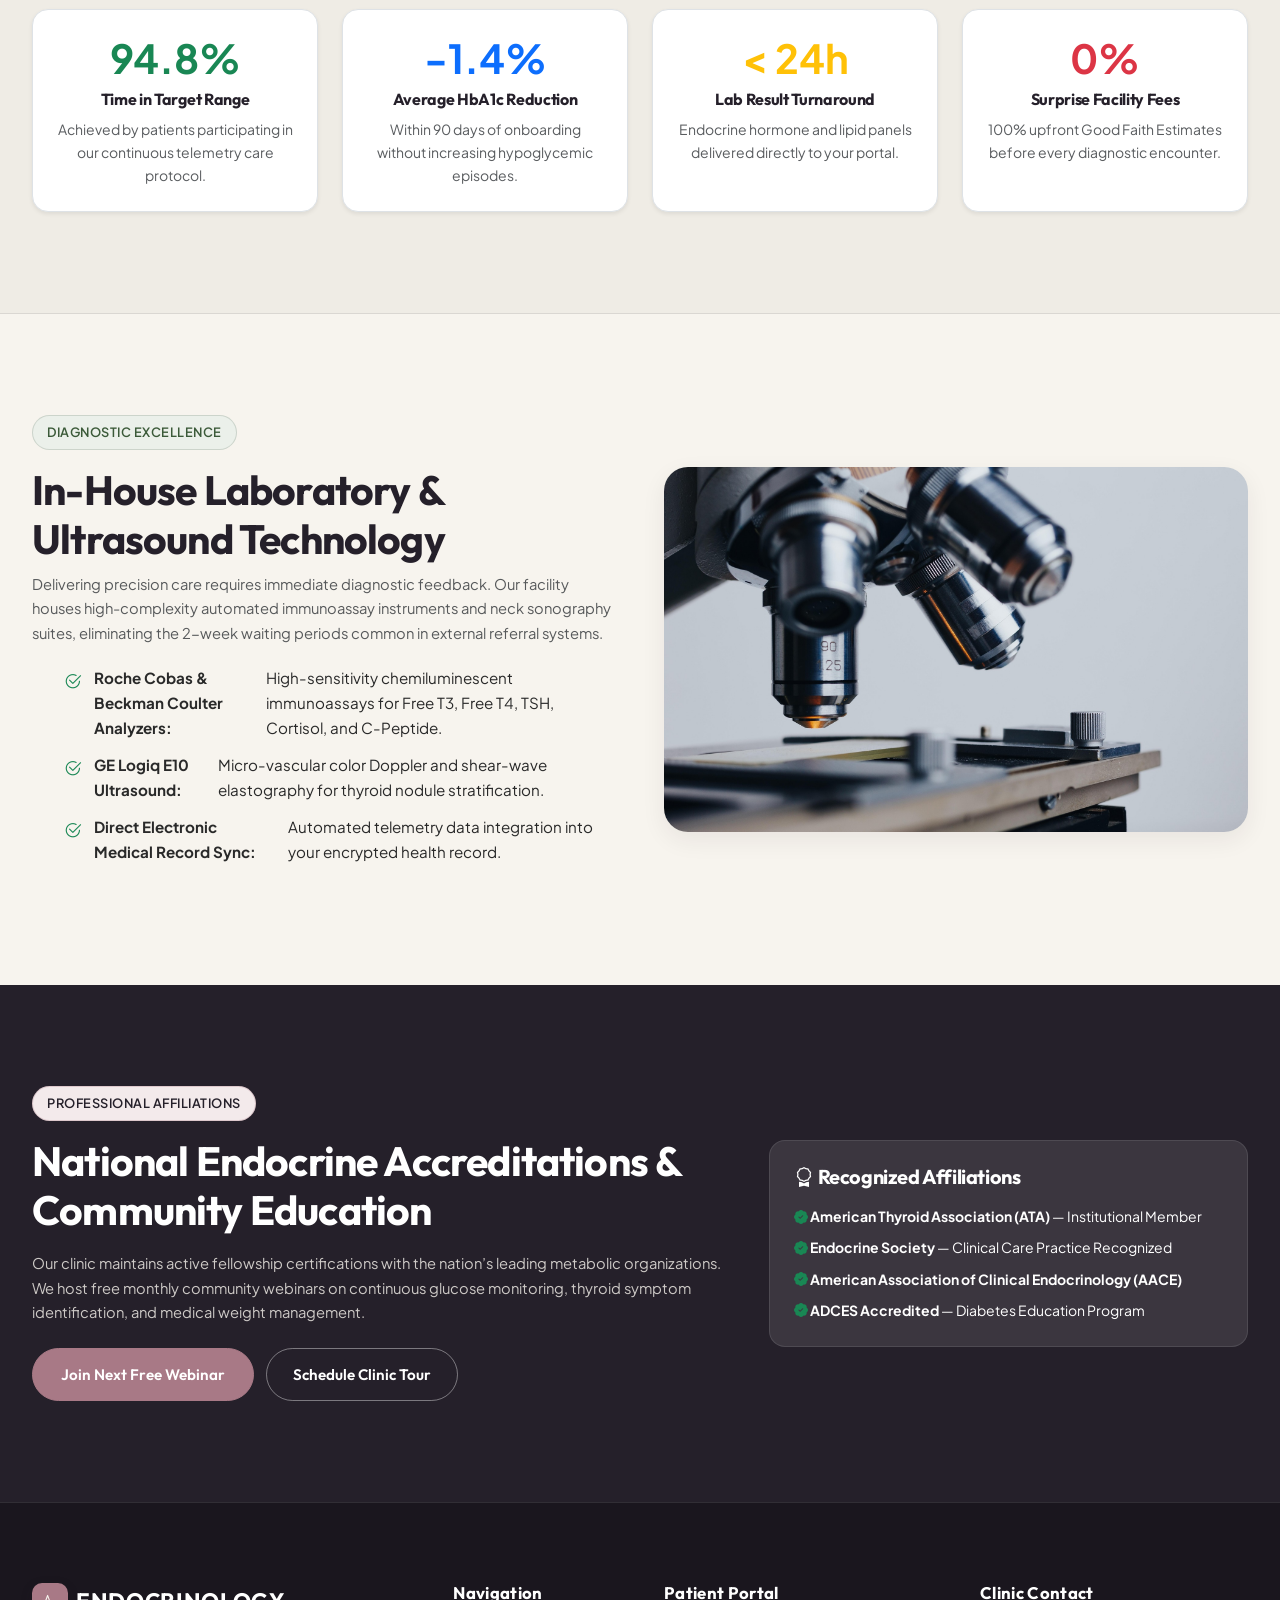
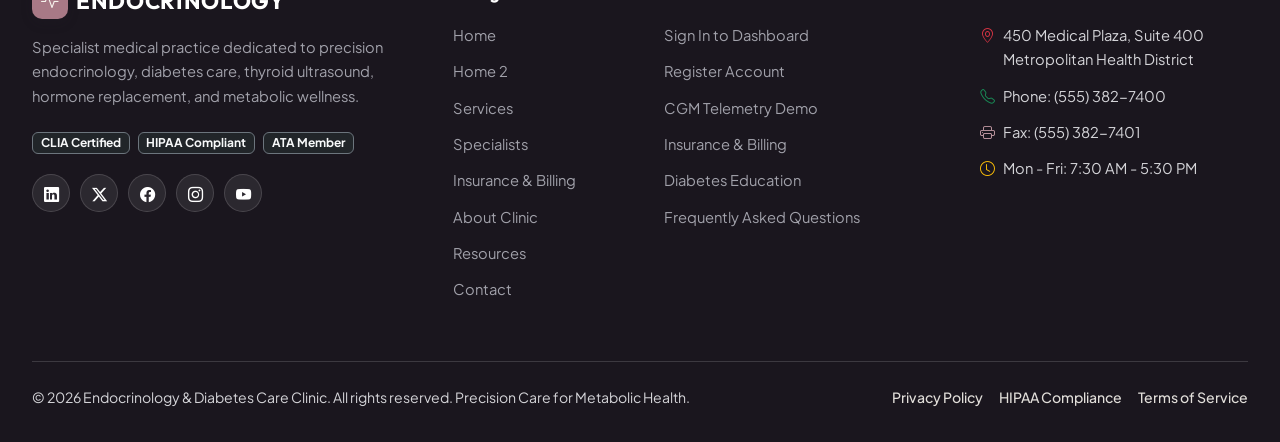
<file: about.html>
<!DOCTYPE html>
<html lang="en">
<head>
  <meta charset="UTF-8">
  <meta name="viewport" content="width=device-width, initial-scale=1.0">
  <title>About Our Clinic | Endocrinology & Diabetes Care</title>
  <meta name="description" content="Learn about our clinic philosophy, on-site CLIA laboratory, clinical leadership, and commitment to precision metabolic medicine.">
  
  <!-- Bootstrap 5 CSS & Icons -->
  <link href="https://cdn.jsdelivr.net/npm/bootstrap@5.3.3/dist/css/bootstrap.min.css" rel="stylesheet">
  <link rel="stylesheet" href="https://cdn.jsdelivr.net/npm/bootstrap-icons@1.11.3/font/bootstrap-icons.min.css">
  
  <!-- Favicon -->
  <link rel="icon" type="image/svg+xml" href="favicon.svg">
  
  <!-- Custom CSS -->
  <link rel="stylesheet" href="css/main.css">
</head>
<body>

  <!-- =========================================================================
       FLOATING CAPSULE HEADER + MAGNETIC MENU + FULLSCREEN TRIGGER (☰)
       ========================================================================= -->
  <header class="site-header" id="siteHeader">
    <div class="header-inner">
      <!-- Brand Logo -->
      <a href="index.html" class="brand-logo" id="headerBrandLogo">
        <div class="brand-logo-icon">
          <i class="bi bi-activity"></i>
        </div>
        <div>
          ENDOCRINOLOGY
          <span class="brand-text-sub">& Diabetes Care Clinic</span>
        </div>
      </a>

      <!-- Magnetic Desktop Menu -->
      <ul class="desktop-nav" id="desktopNav">
        <li><a href="index.html" class="desktop-nav-link">Home</a></li>
        <li><a href="home-2.html" class="desktop-nav-link">Home 2</a></li>
        <li><a href="services.html" class="desktop-nav-link">Services</a></li>
        <li><a href="doctors.html" class="desktop-nav-link">Specialists</a></li>
        <li><a href="insurance-billing.html" class="desktop-nav-link">Insurance & Billing</a></li>
        <li><a href="about.html" class="desktop-nav-link active">About Clinic</a></li>
        <li><a href="patient-resources.html" class="desktop-nav-link">Resources</a></li>
        <li><a href="contact.html" class="desktop-nav-link">Contact</a></li>
      </ul>

      <!-- Right Group: Theme + RTL + Login Icon + Dashboard Button + Mobile Hamburger (<= 1024px) -->
      <div class="header-right-group">
        <!-- Theme Toggle -->
        <button class="btn-nav-icon theme-toggle-btn" aria-label="Toggle Theme" title="Toggle Light/Dark Theme">
          <i class="bi bi-moon-stars-fill"></i>
        </button>
        <!-- RTL Toggle (Opposing Arrows Icon) -->
        <button class="btn-nav-icon rtl-toggle-btn" aria-label="Toggle RTL" title="Toggle RTL / LTR Layout">
          <i class="bi bi-arrow-left-right"></i>
        </button>
        <!-- Patient Login Icon -->
        <a href="login.html" class="btn-nav-icon" aria-label="Patient Login" title="Patient Portal Login">
          <i class="bi bi-person-fill"></i>
        </a>
        <!-- Dashboard Button -->
        <a href="dashboard.html" class="btn-primary-plum btn-pill-sm header-dash-btn">
          <i class="bi bi-speedometer2"></i> Dashboard
        </a>
        <!-- Mobile Hamburger (<= 1024px) -->
        <button class="nav-hamburger-btn" id="hamburgerBtn" aria-label="Toggle Navigation Menu">
          <span></span>
          <span></span>
          <span></span>
        </button>
      </div>
    </div>
  </header>

  <!-- =========================================================================
       FULLSCREEN NAVIGATION OVERLAY
       ========================================================================= -->
  <div class="fullscreen-nav-overlay" id="fullscreenNav">
    <div class="fullscreen-nav-header">
      <a href="index.html" class="brand-logo" style="color:#ffffff;">
        <div class="brand-logo-icon" style="background:#ffffff; color:#25202A;"><i class="bi bi-activity"></i></div>
        <div class="text-white">ENDOCRINOLOGY <span class="brand-text-sub" style="color:var(--color-muted-mauve);">Precision Care</span></div>
      </a>
      <div class="d-flex align-items-center gap-2">
        <button class="btn-nav-icon theme-toggle-btn" aria-label="Toggle Theme" title="Toggle Light/Dark Theme" style="background:rgba(255,255,255,0.12); color:#FFFFFF; border-color:rgba(255,255,255,0.2);">
          <i class="bi bi-moon-stars-fill"></i>
        </button>
        <button class="btn-nav-icon rtl-toggle-btn" aria-label="Toggle RTL" title="Toggle RTL / LTR Layout" style="background:rgba(255,255,255,0.12); color:#FFFFFF; border-color:rgba(255,255,255,0.2);">
          <i class="bi bi-arrow-left-right"></i>
        </button>
        <button class="fullscreen-close-btn" id="fullscreenCloseBtn" aria-label="Close Menu">
          <i class="bi bi-x-lg"></i>
        </button>
      </div>
    </div>

    <div class="fullscreen-nav-body">
      <div class="container-fluid">
        <div class="row align-items-center g-5">
          <!-- Main Navigation Links -->
          <div class="col-lg-7">
            <ul class="fullscreen-nav-links">
              <li>
                <a href="index.html" class="fullscreen-link-item">
                  <span class="fullscreen-link-num">01</span>
                  <span class="fullscreen-link-text">Home</span>
                </a>
              </li>
              <li>
                <a href="home-2.html" class="fullscreen-link-item">
                  <span class="fullscreen-link-num">02</span>
                  <span class="fullscreen-link-text">Home 2</span>
                </a>
              </li>
              <li>
                <a href="services.html" class="fullscreen-link-item">
                  <span class="fullscreen-link-num">03</span>
                  <span class="fullscreen-link-text">Services</span>
                </a>
              </li>
              <li>
                <a href="doctors.html" class="fullscreen-link-item">
                  <span class="fullscreen-link-num">04</span>
                  <span class="fullscreen-link-text">Specialists</span>
                </a>
              </li>
              <li>
                <a href="insurance-billing.html" class="fullscreen-link-item">
                  <span class="fullscreen-link-num">05</span>
                  <span class="fullscreen-link-text">Insurance & Billing</span>
                </a>
              </li>
              <li>
                <a href="about.html" class="fullscreen-link-item active">
                  <span class="fullscreen-link-num">06</span>
                  <span class="fullscreen-link-text">About Clinic</span>
                </a>
              </li>
              <li>
                <a href="patient-resources.html" class="fullscreen-link-item">
                  <span class="fullscreen-link-num">07</span>
                  <span class="fullscreen-link-text">Resources</span>
                </a>
              </li>
              <li>
                <a href="contact.html" class="fullscreen-link-item">
                  <span class="fullscreen-link-num">08</span>
                  <span class="fullscreen-link-text">Contact</span>
                </a>
              </li>
            </ul>
          </div>

          <!-- Quick Hub Card -->
          <div class="col-lg-5">
            <div class="fullscreen-hub-card">
              <span class="badge-clinical badge-clinical-mauve mb-3">Patient Telemetry Portal</span>
              <h4 class="text-white mb-2">Access Your Health Record</h4>
              <p class="small text-white-50 mb-4">
                Review real-time continuous glucose trends, lab panel results, and manage prescription refills securely.
              </p>
              <div class="d-flex flex-column gap-2 mb-4">
                <a href="dashboard.html" class="btn-primary-plum w-100 justify-content-center" style="background:#ffffff; color:#25202A;">
                  <i class="bi bi-speedometer2"></i> Patient Dashboard <span class="d-none d-sm-inline">(Live Telemetry)</span>
                </a>
                <div class="d-flex gap-2">
                  <a href="login.html" class="btn-mauve w-50 justify-content-center">
                    <i class="bi bi-shield-lock"></i> Login
                  </a>
                  <a href="register.html" class="btn-outline-plum w-50 justify-content-center" style="color:#ffffff; border-color:rgba(255,255,255,0.3);">
                    <i class="bi bi-person-plus"></i> Register
                  </a>
                </div>
              </div>

              <hr style="border-color: rgba(255,255,255,0.15);" />

              <div class="small text-white-50 d-flex flex-column gap-2">
                <div><i class="bi bi-telephone-fill text-white"></i> <strong>Urgent Triage:</strong> (617) 555-0199</div>
                <div><i class="bi bi-geo-alt-fill text-white"></i> Joslin Way, Longwood Medical Area, Boston MA</div>
                <div><i class="bi bi-clock-fill text-white"></i> Mon–Fri: 7:30 AM – 5:30 PM EST</div>
              </div>

              <div class="footer-social-icons mt-4">
                <a href="https://linkedin.com" target="_blank" class="footer-social-btn" aria-label="LinkedIn"><i class="bi bi-linkedin"></i></a>
                <a href="https://twitter.com" target="_blank" class="footer-social-btn" aria-label="Twitter"><i class="bi bi-twitter-x"></i></a>
                <a href="https://facebook.com" target="_blank" class="footer-social-btn" aria-label="Facebook"><i class="bi bi-facebook"></i></a>
                <a href="https://instagram.com" target="_blank" class="footer-social-btn" aria-label="Instagram"><i class="bi bi-instagram"></i></a>
                <a href="https://youtube.com" target="_blank" class="footer-social-btn" aria-label="YouTube"><i class="bi bi-youtube"></i></a>
              </div>
            </div>
          </div>
        </div>
      </div>
    </div>
  </div>

  <!-- =========================================================================
       PAGE HERO BANNER (WITH CLINICAL BACKGROUND IMAGE)
       ========================================================================= -->
  <section class="page-hero-banner" style="background-image: url('image/1 (12).jpg');">
    <div class="page-hero-overlay"></div>
    <div class="container page-hero-content">
      <span class="badge-clinical badge-clinical-mauve mb-3">Our Mission & Standards</span>
      <h1 class="page-hero-title">Redefining Endocrine Medicine</h1>
      <p class="page-hero-subtitle">
        Founded on the premise that metabolic diseases are not lifelong sentences, but biological systems that can be balanced through deep data and precision care.
      </p>
    </div>
  </section>

  <!-- =========================================================================
       CLINIC PHILOSOPHY & VALUES
       ========================================================================= -->
  <section class="py-5" style="background: var(--color-warm-ivory);">
    <div class="container py-4">
      <div class="row align-items-center mb-5">
        <div class="col-lg-6 text-start">
          <span class="badge-clinical badge-clinical-sage mb-2">Clinical Philosophy</span>
          <h2 class="mb-4 text-start">Beyond Symptom Management: Root-Cause Biochemistry</h2>
          <p class="text-muted">
            Most clinical visits in primary care allocate less than 15 minutes to complex hormonal complaints. At Endocrinology & Diabetes Care Clinic, our physicians take the time to evaluate the complete neuro-endocrine axis.
          </p>
          <p class="text-muted">
            By integrating on-site CLIA-certified laboratory testing, high-resolution thyroid ultrasonography, and continuous patient telemetry, we eliminate diagnostic delays and formulate treatment plans tailored to your physiology.
          </p>
          <div class="d-flex gap-4 pt-2">
            <div>
              <h3 class="mb-0 fw-bold" style="color: #25202A;">12+</h3>
              <small class="text-muted">Years of Service</small>
            </div>
            <div>
              <h3 class="mb-0 fw-bold" style="color: #25202A;">98.4%</h3>
              <small class="text-muted">Patient Satisfaction</small>
            </div>
            <div>
              <h3 class="mb-0 fw-bold" style="color: #25202A;">4</h3>
              <small class="text-muted">Fellowship-Trained MDs</small>
            </div>
          </div>
        </div>
        <div class="col-lg-6 mt-4 mt-lg-0">
          <img src="image/1 (1).jpg" alt="Clinical Philosophy and Facility" class="facility-feature-img" />
        </div>
      </div>

      <!-- Facility & Technology Highlights -->
      <div class="row g-4 mt-4">
        <div class="col-md-4">
          <div class="p-4 bg-white rounded-4 border shadow-sm h-100">
            <div class="card-top-icon"><i class="bi bi-building-check"></i></div>
            <h4>CLIA-Certified Laboratory</h4>
            <p class="text-muted small">On-site phlebotomy and rapid automated endocrine analyzers providing prompt turnaround on thyroid, diabetes, and hormone panels.</p>
          </div>
        </div>
        <div class="col-md-4">
          <div class="p-4 bg-white rounded-4 border shadow-sm h-100">
            <div class="card-top-icon"><i class="bi bi-soundwave"></i></div>
            <h4>Ultrasound Suite</h4>
            <p class="text-muted small">State-of-the-art GE Logiq ultrasound systems for immediate neck exploration, TI-RADS nodule tracking, and painless fine needle aspiration.</p>
          </div>
        </div>
        <div class="col-md-4">
          <div class="p-4 bg-white rounded-4 border shadow-sm h-100">
            <div class="card-top-icon"><i class="bi bi-shield-lock"></i></div>
            <h4>Secure Telehealth Hub</h4>
            <p class="text-muted small">HIPAA-compliant video consults and asynchronous CGM data analysis for patients who prefer virtual appointments from home.</p>
          </div>
        </div>
      </div>
    </div>
  </section>

  <!-- =========================================================================
       SECTION 4: CLINICAL QUALITY BENCHMARKS & OUTCOMES
       ========================================================================= -->
  <section class="py-5" style="background: var(--color-warm-ivory-alt); border-top: 1px solid var(--color-border-subtle); border-bottom: 1px solid var(--color-border-subtle);">
    <div class="container py-4">
      <div class="mb-5 text-start">
        <span class="badge-clinical badge-clinical-mauve mb-2">Quality & Precision</span>
        <h2 class="text-start">Audited Clinical Quality Benchmarks</h2>
        <p class="text-muted mb-0 text-start">How our dedicated endocrine care model consistently outperforms national primary care averages.</p>
      </div>

      <div class="row g-4">
        <div class="col-md-3">
          <div class="p-4 bg-white rounded-4 border text-center shadow-sm h-100">
            <div class="display-6 fw-bold text-success mb-2">94.8%</div>
            <h6 class="fw-bold">Time in Target Range</h6>
            <p class="small text-muted mb-0">Achieved by patients participating in our continuous telemetry care protocol.</p>
          </div>
        </div>
        <div class="col-md-3">
          <div class="p-4 bg-white rounded-4 border text-center shadow-sm h-100">
            <div class="display-6 fw-bold text-primary mb-2">-1.4%</div>
            <h6 class="fw-bold">Average HbA1c Reduction</h6>
            <p class="small text-muted mb-0">Within 90 days of onboarding without increasing hypoglycemic episodes.</p>
          </div>
        </div>
        <div class="col-md-3">
          <div class="p-4 bg-white rounded-4 border text-center shadow-sm h-100">
            <div class="display-6 fw-bold text-warning mb-2">&lt; 24h</div>
            <h6 class="fw-bold">Lab Result Turnaround</h6>
            <p class="small text-muted mb-0">Endocrine hormone and lipid panels delivered directly to your portal.</p>
          </div>
        </div>
        <div class="col-md-3">
          <div class="p-4 bg-white rounded-4 border text-center shadow-sm h-100">
            <div class="display-6 fw-bold text-danger mb-2">0%</div>
            <h6 class="fw-bold">Surprise Facility Fees</h6>
            <p class="small text-muted mb-0">100% upfront Good Faith Estimates before every diagnostic encounter.</p>
          </div>
        </div>
      </div>
    </div>
  </section>

  <!-- =========================================================================
       SECTION 5: ADVANCED DIAGNOSTIC INFRASTRUCTURE
       ========================================================================= -->
  <section class="py-5" style="background: var(--color-warm-ivory);">
    <div class="container py-4">
      <div class="row align-items-center g-5">
        <div class="col-lg-6 text-start">
          <span class="badge-clinical badge-clinical-sage mb-3">Diagnostic Excellence</span>
          <h2 class="text-start">In-House Laboratory & Ultrasound Technology</h2>
          <p class="text-muted">
            Delivering precision care requires immediate diagnostic feedback. Our facility houses high-complexity automated immunoassay instruments and neck sonography suites, eliminating the 2-week waiting periods common in external referral systems.
          </p>
          <ul class="timeline-feature-list">
            <li><i class="bi bi-check2-circle text-success"></i> <strong>Roche Cobas & Beckman Coulter Analyzers:</strong> High-sensitivity chemiluminescent immunoassays for Free T3, Free T4, TSH, Cortisol, and C-Peptide.</li>
            <li><i class="bi bi-check2-circle text-success"></i> <strong>GE Logiq E10 Ultrasound:</strong> Micro-vascular color Doppler and shear-wave elastography for thyroid nodule stratification.</li>
            <li><i class="bi bi-check2-circle text-success"></i> <strong>Direct Electronic Medical Record Sync:</strong> Automated telemetry data integration into your encrypted health record.</li>
          </ul>
        </div>
        <div class="col-lg-6">
          <img src="image/1 (20).jpg" alt="Clinical Laboratory Equipment" class="facility-feature-img" />
        </div>
      </div>
    </div>
  </section>

  <!-- =========================================================================
       SECTION 6: NATIONAL ACCREDITATIONS & COMMUNITY OUTREACH
       ========================================================================= -->
  <section class="py-5" style="background: var(--color-midnight-plum); color: #FFF;" id="clinicalAffiliations">
    <div class="container py-4">
      <div class="row align-items-center g-5">
        <div class="col-lg-7 text-start">
          <span class="badge-clinical badge-clinical-mauve mb-3">Professional Affiliations</span>
          <h2 class="text-white mb-3 text-start">National Endocrine Accreditations & Community Education</h2>
          <p style="color: rgba(247, 244, 238, 0.8);" class="mb-4">
            Our clinic maintains active fellowship certifications with the nation’s leading metabolic organizations. We host free monthly community webinars on continuous glucose monitoring, thyroid symptom identification, and medical weight management.
          </p>
          <div class="d-flex gap-2 flex-wrap affiliations-cta-group">
            <a href="patient-resources.html" class="btn-mauve">Join Next Free Webinar</a>
            <a href="contact.html" class="btn-outline-plum" style="color:#FFF; border-color:rgba(255,255,255,0.4);">Schedule Clinic Tour</a>
          </div>
        </div>
        <div class="col-lg-5">
          <div class="p-4 bg-white bg-opacity-10 rounded-4 border border-white border-opacity-10">
            <h5 class="text-white mb-3"><i class="bi bi-award"></i> Recognized Affiliations</h5>
            <div class="d-flex flex-column gap-2 text-white small">
              <div><i class="bi bi-patch-check-fill text-success"></i> <strong>American Thyroid Association (ATA)</strong> — Institutional Member</div>
              <div><i class="bi bi-patch-check-fill text-success"></i> <strong>Endocrine Society</strong> — Clinical Care Practice Recognized</div>
              <div><i class="bi bi-patch-check-fill text-success"></i> <strong>American Association of Clinical Endocrinology (AACE)</strong></div>
              <div><i class="bi bi-patch-check-fill text-success"></i> <strong>ADCES Accredited</strong> — Diabetes Education Program</div>
            </div>
          </div>
        </div>
      </div>
    </div>
  </section>

  <!-- =========================================================================
       SITE FOOTER
       ========================================================================= -->
  <footer class="site-footer">
    <div class="container">
      <div class="row g-5">
        <!-- Col 1: Brand & Badges & Socials -->
        <div class="col-lg-4">
          <div class="footer-brand">
            <div class="d-flex align-items-center gap-2 mb-3">
              <div class="brand-logo-icon" style="background: var(--color-muted-mauve);">
                <i class="bi bi-activity"></i>
              </div>
              <h4 class="text-white mb-0">ENDOCRINOLOGY</h4>
            </div>
            <p>Specialist medical practice dedicated to precision endocrinology, diabetes care, thyroid ultrasound, hormone replacement, and metabolic wellness.</p>
            <div class="d-flex gap-2 mt-4 flex-wrap">
              <span class="badge bg-dark border border-secondary text-light">CLIA Certified</span>
              <span class="badge bg-dark border border-secondary text-light">HIPAA Compliant</span>
              <span class="badge bg-dark border border-secondary text-light">ATA Member</span>
            </div>

            <!-- Social Media Channels -->
            <div class="footer-social-links">
              <a href="https://linkedin.com" target="_blank" rel="noopener" class="social-icon-btn" aria-label="LinkedIn"><i class="bi bi-linkedin"></i></a>
              <a href="https://twitter.com" target="_blank" rel="noopener" class="social-icon-btn" aria-label="Twitter X"><i class="bi bi-twitter-x"></i></a>
              <a href="https://facebook.com" target="_blank" rel="noopener" class="social-icon-btn" aria-label="Facebook"><i class="bi bi-facebook"></i></a>
              <a href="https://instagram.com" target="_blank" rel="noopener" class="social-icon-btn" aria-label="Instagram"><i class="bi bi-instagram"></i></a>
              <a href="https://youtube.com" target="_blank" rel="noopener" class="social-icon-btn" aria-label="YouTube"><i class="bi bi-youtube"></i></a>
            </div>
          </div>
        </div>

        <!-- Col 2: Navigation Links -->
        <div class="col-6 col-lg-2">
          <h5 class="footer-col-title">Navigation</h5>
          <ul class="footer-links">
            <li><a href="index.html">Home</a></li>
            <li><a href="home-2.html">Home 2</a></li>
            <li><a href="services.html">Services</a></li>
            <li><a href="doctors.html">Specialists</a></li>
            <li><a href="insurance-billing.html">Insurance & Billing</a></li>
            <li><a href="about.html">About Clinic</a></li>
            <li><a href="patient-resources.html">Resources</a></li>
            <li><a href="contact.html">Contact</a></li>
          </ul>
        </div>

        <!-- Col 3: Patient Portal Links -->
        <div class="col-6 col-lg-3">
          <h5 class="footer-col-title">Patient Portal</h5>
          <ul class="footer-links">
            <li><a href="login.html">Sign In to Dashboard</a></li>
            <li><a href="register.html">Register Account</a></li>
            <li><a href="dashboard.html">CGM Telemetry Demo</a></li>
            <li><a href="insurance-billing.html">Insurance & Billing</a></li>
            <li><a href="patient-resources.html">Diabetes Education</a></li>
            <li><a href="patient-resources.html#faq">Frequently Asked Questions</a></li>
          </ul>
        </div>

        <!-- Col 4: Clinic Contact Info -->
        <div class="col-lg-3">
          <h5 class="footer-col-title">Clinic Contact</h5>
          <ul class="footer-links" style="color: rgba(247, 244, 238, 0.85); font-size: 0.9rem;">
            <li class="d-flex gap-2"><i class="bi bi-geo-alt text-danger"></i> 450 Medical Plaza, Suite 400<br>Metropolitan Health District</li>
            <li class="d-flex gap-2"><i class="bi bi-telephone text-success"></i> Phone: (555) 382-7400</li>
            <li class="d-flex gap-2"><i class="bi bi-printer" style="color: #C49BA5;"></i> Fax: (555) 382-7401</li>
            <li class="d-flex gap-2"><i class="bi bi-clock text-warning"></i> Mon - Fri: 7:30 AM - 5:30 PM</li>
          </ul>
        </div>
      </div>

      <!-- Footer Bottom Bar -->
      <div class="footer-bottom">
        <div>&copy; 2026 Endocrinology & Diabetes Care Clinic. All rights reserved. Precision Care for Metabolic Health.</div>
        <div class="d-flex gap-3 flex-wrap">
          <a href="#">Privacy Policy</a>
          <a href="#">HIPAA Compliance</a>
          <a href="#">Terms of Service</a>
        </div>
      </div>
    </div>
  </footer>

  <script src="https://cdn.jsdelivr.net/npm/bootstrap@5.3.3/dist/js/bootstrap.bundle.min.js"></script>
  <script src="js/main.js"></script>
</body>
</html>
</file>
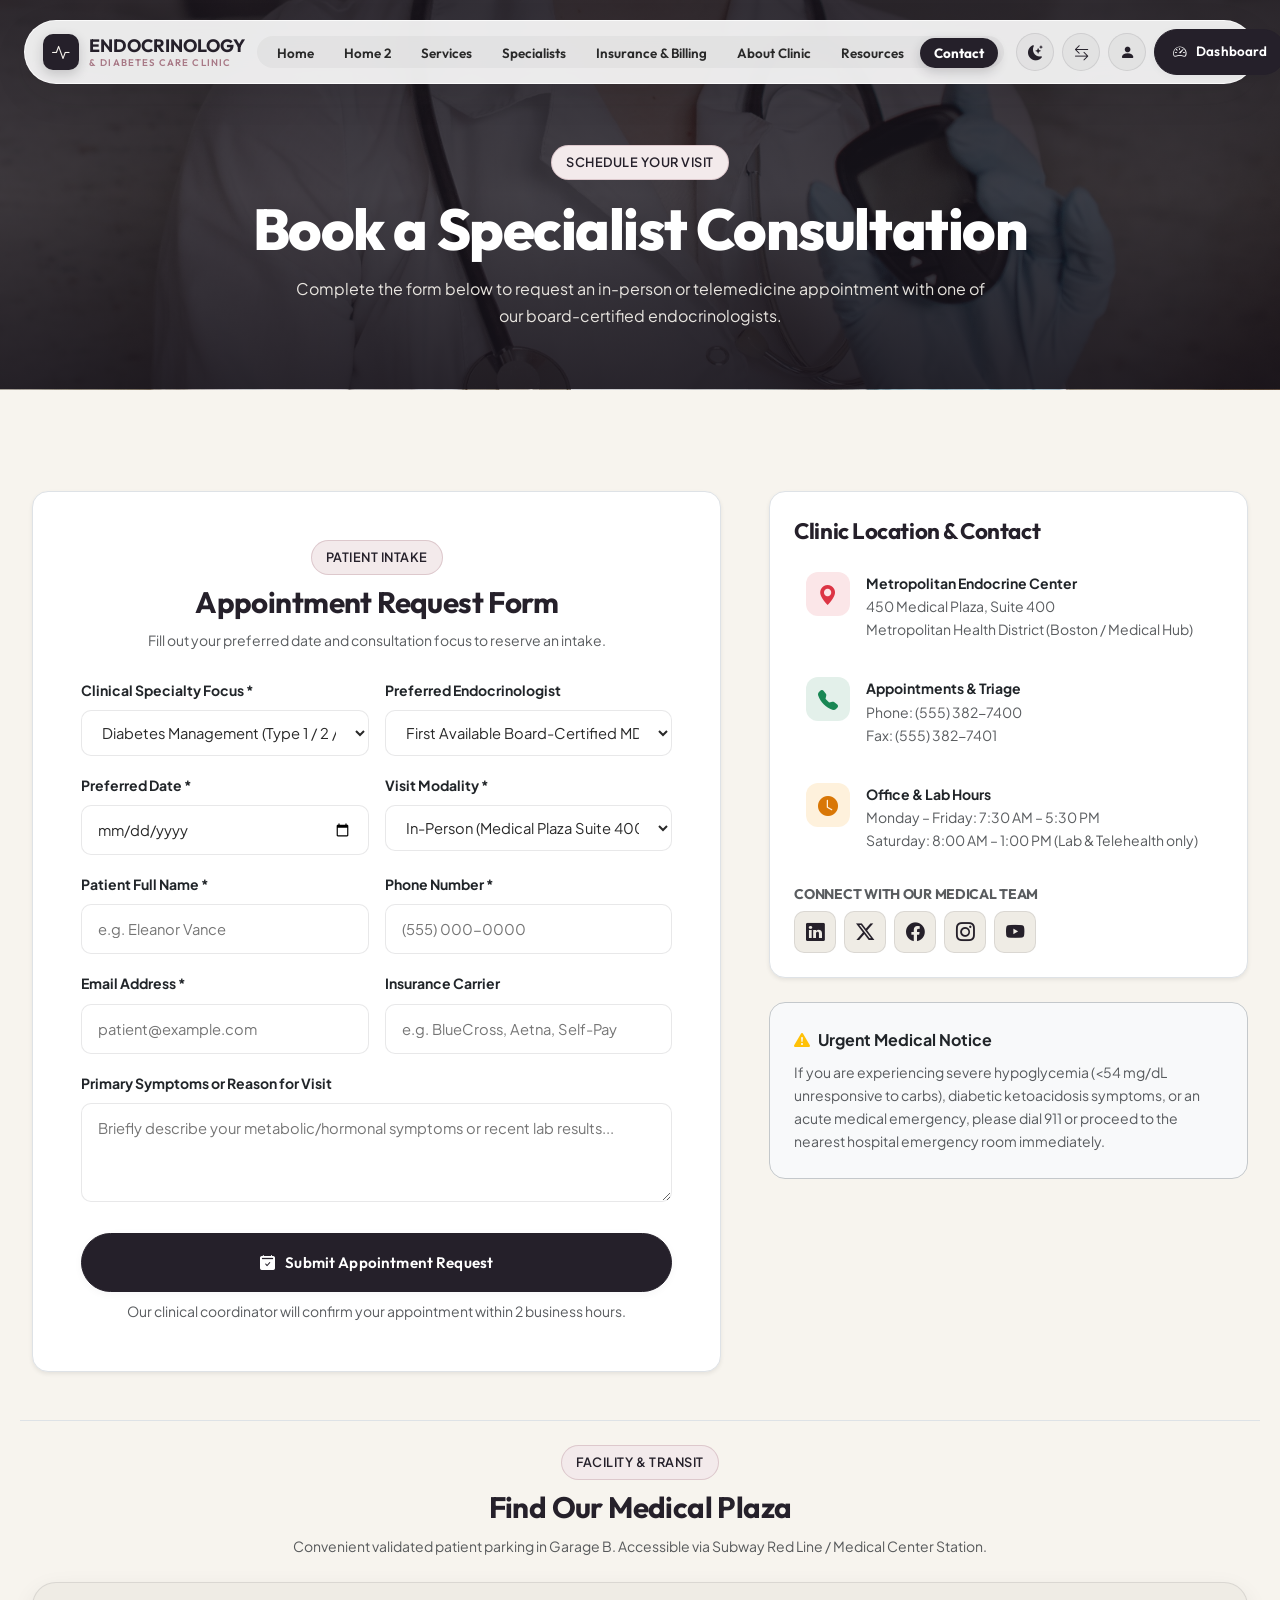
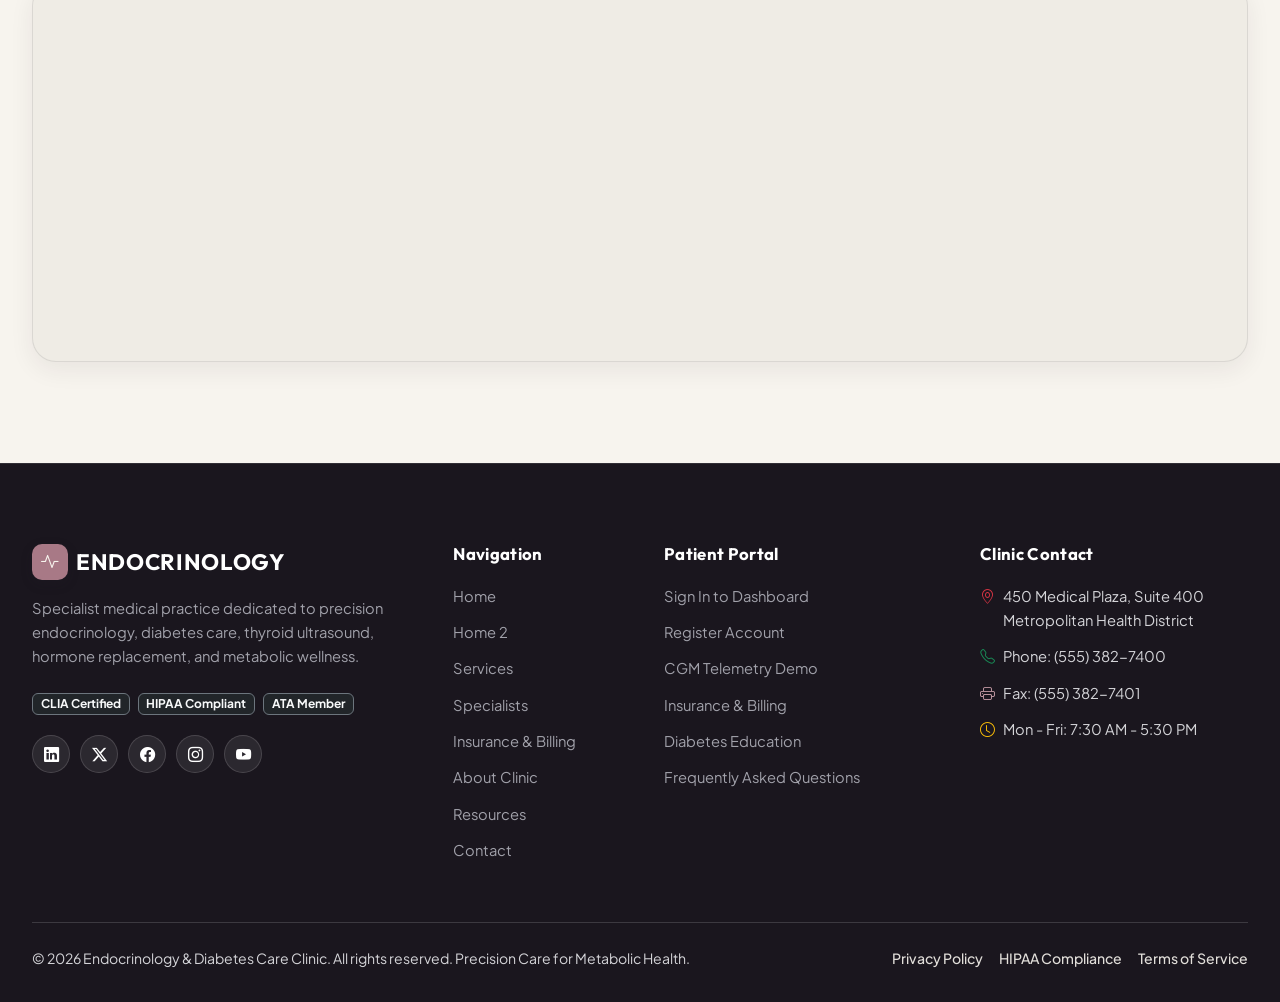
<file: contact.html>
<!DOCTYPE html>
<html lang="en">
<head>
  <meta charset="UTF-8">
  <meta name="viewport" content="width=device-width, initial-scale=1.0">
  <title>Contact & Book Appointment | Endocrinology & Diabetes Care Clinic</title>
  <meta name="description" content="Request a specialist consultation, find our clinical location, and access office hours for Endocrinology & Diabetes Care Clinic.">
  
  <!-- Bootstrap 5 CSS & Icons -->
  <link href="https://cdn.jsdelivr.net/npm/bootstrap@5.3.3/dist/css/bootstrap.min.css" rel="stylesheet">
  <link rel="stylesheet" href="https://cdn.jsdelivr.net/npm/bootstrap-icons@1.11.3/font/bootstrap-icons.min.css">
  
  <!-- Favicon -->
  <link rel="icon" type="image/svg+xml" href="favicon.svg">
  
  <!-- Custom CSS -->
  <link rel="stylesheet" href="css/main.css">
</head>
<body>

  <!-- =========================================================================
       FLOATING CAPSULE HEADER + MAGNETIC MENU + FULLSCREEN TRIGGER (☰)
       ========================================================================= -->
  <header class="site-header" id="siteHeader">
    <div class="header-inner">
      <!-- Brand Logo -->
      <a href="index.html" class="brand-logo" id="headerBrandLogo">
        <div class="brand-logo-icon">
          <i class="bi bi-activity"></i>
        </div>
        <div>
          ENDOCRINOLOGY
          <span class="brand-text-sub">& Diabetes Care Clinic</span>
        </div>
      </a>

      <!-- Magnetic Desktop Menu -->
      <ul class="desktop-nav" id="desktopNav">
        <li><a href="index.html" class="desktop-nav-link">Home</a></li>
        <li><a href="home-2.html" class="desktop-nav-link">Home 2</a></li>
        <li><a href="services.html" class="desktop-nav-link">Services</a></li>
        <li><a href="doctors.html" class="desktop-nav-link">Specialists</a></li>
        <li><a href="insurance-billing.html" class="desktop-nav-link">Insurance & Billing</a></li>
        <li><a href="about.html" class="desktop-nav-link">About Clinic</a></li>
        <li><a href="patient-resources.html" class="desktop-nav-link">Resources</a></li>
        <li><a href="contact.html" class="desktop-nav-link active">Contact</a></li>
      </ul>

      <!-- Right Group: Theme + RTL + Login Icon + Dashboard Button + Mobile Hamburger (<= 1024px) -->
      <div class="header-right-group">
        <!-- Theme Toggle -->
        <button class="btn-nav-icon theme-toggle-btn" aria-label="Toggle Theme" title="Toggle Light/Dark Theme">
          <i class="bi bi-moon-stars-fill"></i>
        </button>
        <!-- RTL Toggle (Opposing Arrows Icon) -->
        <button class="btn-nav-icon rtl-toggle-btn" aria-label="Toggle RTL" title="Toggle RTL / LTR Layout">
          <i class="bi bi-arrow-left-right"></i>
        </button>
        <!-- Patient Login Icon -->
        <a href="login.html" class="btn-nav-icon" aria-label="Patient Login" title="Patient Portal Login">
          <i class="bi bi-person-fill"></i>
        </a>
        <!-- Dashboard Button -->
        <a href="dashboard.html" class="btn-primary-plum btn-pill-sm header-dash-btn">
          <i class="bi bi-speedometer2"></i> Dashboard
        </a>
        <!-- Mobile Hamburger (<= 1024px) -->
        <button class="nav-hamburger-btn" id="hamburgerBtn" aria-label="Toggle Navigation Menu">
          <span></span>
          <span></span>
          <span></span>
        </button>
      </div>
    </div>
  </header>

  <!-- =========================================================================
       FULLSCREEN NAVIGATION OVERLAY
       ========================================================================= -->
  <div class="fullscreen-nav-overlay" id="fullscreenNav">
    <div class="fullscreen-nav-header">
      <a href="index.html" class="brand-logo" style="color:#ffffff;">
        <div class="brand-logo-icon" style="background:#ffffff; color:#25202A;"><i class="bi bi-activity"></i></div>
        <div class="text-white">ENDOCRINOLOGY <span class="brand-text-sub" style="color:var(--color-muted-mauve);">Precision Care</span></div>
      </a>
      <div class="d-flex align-items-center gap-2">
        <button class="btn-nav-icon theme-toggle-btn" aria-label="Toggle Theme" title="Toggle Light/Dark Theme" style="background:rgba(255,255,255,0.12); color:#FFFFFF; border-color:rgba(255,255,255,0.2);">
          <i class="bi bi-moon-stars-fill"></i>
        </button>
        <button class="btn-nav-icon rtl-toggle-btn" aria-label="Toggle RTL" title="Toggle RTL / LTR Layout" style="background:rgba(255,255,255,0.12); color:#FFFFFF; border-color:rgba(255,255,255,0.2);">
          <i class="bi bi-arrow-left-right"></i>
        </button>
        <button class="fullscreen-close-btn" id="fullscreenCloseBtn" aria-label="Close Menu">
          <i class="bi bi-x-lg"></i>
        </button>
      </div>
    </div>

    <div class="fullscreen-nav-body">
      <div class="container-fluid">
        <div class="row align-items-center g-5">
          <!-- Main Navigation Links -->
          <div class="col-lg-7">
            <ul class="fullscreen-nav-links">
              <li>
                <a href="index.html" class="fullscreen-link-item">
                  <span class="fullscreen-link-num">01</span>
                  <span class="fullscreen-link-text">Home</span>
                </a>
              </li>
              <li>
                <a href="home-2.html" class="fullscreen-link-item">
                  <span class="fullscreen-link-num">02</span>
                  <span class="fullscreen-link-text">Home 2</span>
                </a>
              </li>
              <li>
                <a href="services.html" class="fullscreen-link-item">
                  <span class="fullscreen-link-num">03</span>
                  <span class="fullscreen-link-text">Services</span>
                </a>
              </li>
              <li>
                <a href="doctors.html" class="fullscreen-link-item">
                  <span class="fullscreen-link-num">04</span>
                  <span class="fullscreen-link-text">Specialists</span>
                </a>
              </li>
              <li>
                <a href="insurance-billing.html" class="fullscreen-link-item">
                  <span class="fullscreen-link-num">05</span>
                  <span class="fullscreen-link-text">Insurance & Billing</span>
                </a>
              </li>
              <li>
                <a href="about.html" class="fullscreen-link-item">
                  <span class="fullscreen-link-num">06</span>
                  <span class="fullscreen-link-text">About Clinic</span>
                </a>
              </li>
              <li>
                <a href="patient-resources.html" class="fullscreen-link-item">
                  <span class="fullscreen-link-num">07</span>
                  <span class="fullscreen-link-text">Resources</span>
                </a>
              </li>
              <li>
                <a href="contact.html" class="fullscreen-link-item active">
                  <span class="fullscreen-link-num">08</span>
                  <span class="fullscreen-link-text">Contact</span>
                </a>
              </li>
            </ul>
          </div>

          <!-- Quick Hub Card -->
          <div class="col-lg-5">
            <div class="fullscreen-hub-card">
              <span class="badge-clinical badge-clinical-mauve mb-3">Patient Telemetry Portal</span>
              <h4 class="text-white mb-2">Access Your Health Record</h4>
              <p class="small text-white-50 mb-4">
                Review real-time continuous glucose trends, lab panel results, and manage prescription refills securely.
              </p>
              <div class="d-flex flex-column gap-2 mb-4">
                <a href="dashboard.html" class="btn-primary-plum w-100 justify-content-center" style="background:#ffffff; color:#25202A;">
                  <i class="bi bi-speedometer2"></i> Patient Dashboard <span class="d-none d-sm-inline">(Live Telemetry)</span>
                </a>
                <div class="d-flex gap-2">
                  <a href="login.html" class="btn-mauve w-50 justify-content-center">
                    <i class="bi bi-shield-lock"></i> Login
                  </a>
                  <a href="register.html" class="btn-outline-plum w-50 justify-content-center" style="color:#ffffff; border-color:rgba(255,255,255,0.3);">
                    <i class="bi bi-person-plus"></i> Register
                  </a>
                </div>
              </div>

              <hr style="border-color: rgba(255,255,255,0.15);" />

              <div class="small text-white-50 d-flex flex-column gap-2">
                <div><i class="bi bi-telephone-fill text-white"></i> <strong>Urgent Triage:</strong> (617) 555-0199</div>
                <div><i class="bi bi-geo-alt-fill text-white"></i> Joslin Way, Longwood Medical Area, Boston MA</div>
                <div><i class="bi bi-clock-fill text-white"></i> Mon–Fri: 7:30 AM – 5:30 PM EST</div>
              </div>

              <div class="footer-social-icons mt-4">
                <a href="https://linkedin.com" target="_blank" class="footer-social-btn" aria-label="LinkedIn"><i class="bi bi-linkedin"></i></a>
                <a href="https://twitter.com" target="_blank" class="footer-social-btn" aria-label="Twitter"><i class="bi bi-twitter-x"></i></a>
                <a href="https://facebook.com" target="_blank" class="footer-social-btn" aria-label="Facebook"><i class="bi bi-facebook"></i></a>
                <a href="https://instagram.com" target="_blank" class="footer-social-btn" aria-label="Instagram"><i class="bi bi-instagram"></i></a>
                <a href="https://youtube.com" target="_blank" class="footer-social-btn" aria-label="YouTube"><i class="bi bi-youtube"></i></a>
              </div>
            </div>
          </div>
        </div>
      </div>
    </div>
  </div>

  <!-- =========================================================================
       PAGE HERO BANNER (WITH CLINICAL BACKGROUND IMAGE)
       ========================================================================= -->
  <section class="page-hero-banner" style="background-image: url('image/1 (13).jpg');">
    <div class="page-hero-overlay"></div>
    <div class="container page-hero-content">
      <span class="badge-clinical badge-clinical-mauve mb-3">Schedule Your Visit</span>
      <h1 class="page-hero-title">Book a Specialist Consultation</h1>
      <p class="page-hero-subtitle">
        Complete the form below to request an in-person or telemedicine appointment with one of our board-certified endocrinologists.
      </p>
    </div>
  </section>

  <!-- =========================================================================
       APPOINTMENT WIZARD & CONTACT DETAILS
       ========================================================================= -->
  <section class="py-5" style="background: var(--color-warm-ivory);">
    <div class="container py-4">
      <div class="row g-5">
        
        <!-- Left: Interactive Booking Form -->
        <div class="col-lg-7">
          <div class="p-4 p-md-5 bg-white rounded-4 border shadow-sm">
            <div class="text-center mb-4">
              <span class="badge-clinical badge-clinical-mauve mb-2">Patient Intake</span>
              <h3 class="mb-2">Appointment Request Form</h3>
              <p class="text-muted small mb-0">Fill out your preferred date and consultation focus to reserve an intake.</p>
            </div>
            <form id="quickBookingForm">
              <div class="row g-3">
                <div class="col-md-6">
                  <label class="form-label small fw-bold text-dark">Clinical Specialty Focus *</label>
                  <select class="form-select-custom" id="bookSpecialty" required>
                    <option value="Diabetes Management (Type 1 / 2 / CGM)">Diabetes Management (Type 1 / 2 / CGM)</option>
                    <option value="Thyroid Disorders & Ultrasound">Thyroid Disorders & Ultrasound</option>
                    <option value="Hormone Replacement / PCOS">Hormone Replacement / PCOS</option>
                    <option value="Metabolic & Weight Optimization">Metabolic & Weight Optimization</option>
                    <option value="Bone Health & Osteoporosis">Bone Health & Osteoporosis</option>
                    <option value="General Endocrine Evaluation">General Endocrine Evaluation</option>
                  </select>
                </div>
                <div class="col-md-6">
                  <label class="form-label small fw-bold text-dark">Preferred Endocrinologist</label>
                  <select class="form-select-custom" id="bookDoctor">
                    <option value="First Available Board-Certified MD">First Available Board-Certified MD</option>
                    <option value="Dr. Aris Thorne (Diabetology)">Dr. Aris Thorne (Diabetology)</option>
                    <option value="Dr. Elena Rostova (Thyroid / FNA)">Dr. Elena Rostova (Thyroid / FNA)</option>
                    <option value="Dr. Julian Sterling (Hormones/Pituitary)">Dr. Julian Sterling (Hormones/Pituitary)</option>
                    <option value="Dr. Clara Vance (Metabolic/Bone)">Dr. Clara Vance (Metabolic/Bone)</option>
                  </select>
                </div>

                <div class="col-md-6">
                  <label class="form-label small fw-bold text-dark">Preferred Date *</label>
                  <input type="date" class="form-control-custom" id="bookDate" required />
                </div>
                <div class="col-md-6">
                  <label class="form-label small fw-bold text-dark">Visit Modality *</label>
                  <select class="form-select-custom" id="bookModality">
                    <option value="In-Person (Medical Plaza Suite 400)">In-Person (Medical Plaza Suite 400)</option>
                    <option value="Telehealth (Secure Video Consult)">Telehealth (Secure Video Consult)</option>
                  </select>
                </div>

                <div class="col-md-6">
                  <label class="form-label small fw-bold text-dark">Patient Full Name *</label>
                  <input type="text" class="form-control-custom" placeholder="e.g. Eleanor Vance" required />
                </div>
                <div class="col-md-6">
                  <label class="form-label small fw-bold text-dark">Phone Number *</label>
                  <input type="tel" class="form-control-custom" placeholder="(555) 000-0000" required />
                </div>

                <div class="col-md-6">
                  <label class="form-label small fw-bold text-dark">Email Address *</label>
                  <input type="email" class="form-control-custom" placeholder="patient@example.com" required />
                </div>
                <div class="col-md-6">
                  <label class="form-label small fw-bold text-dark">Insurance Carrier</label>
                  <input type="text" class="form-control-custom" placeholder="e.g. BlueCross, Aetna, Self-Pay" />
                </div>

                <div class="col-12">
                  <label class="form-label small fw-bold text-dark">Primary Symptoms or Reason for Visit</label>
                  <textarea class="form-control-custom" rows="3" placeholder="Briefly describe your metabolic/hormonal symptoms or recent lab results..."></textarea>
                </div>

                <div class="col-12 mt-4">
                  <button type="submit" class="btn-primary-plum w-100 justify-content-center py-3">
                    <i class="bi bi-calendar2-check-fill"></i> Submit Appointment Request
                  </button>
                  <p class="text-muted small text-center mt-2 mb-0">Our clinical coordinator will confirm your appointment within 2 business hours.</p>
                </div>
              </div>
            </form>
          </div>
        </div>

        <!-- Right: Clinic Information & Map Card -->
        <div class="col-lg-5" id="location">
          <div class="p-4 bg-white rounded-4 border shadow-sm mb-4">
            <h4 class="mb-3">Clinic Location & Contact</h4>
            <ul class="list-unstyled d-flex flex-column gap-3 text-muted small mb-4">
              <li class="contact-info-item d-flex gap-3 align-items-start">
                <div class="contact-icon-badge badge-geo flex-shrink-0">
                  <i class="bi bi-geo-alt-fill text-danger fs-5"></i>
                </div>
                <div>
                  <strong class="text-dark d-block">Metropolitan Endocrine Center</strong>
                  450 Medical Plaza, Suite 400<br>Metropolitan Health District (Boston / Medical Hub)
                </div>
              </li>
              <li class="contact-info-item d-flex gap-3 align-items-start">
                <div class="contact-icon-badge badge-phone flex-shrink-0">
                  <i class="bi bi-telephone-fill text-success fs-5"></i>
                </div>
                <div>
                  <strong class="text-dark d-block">Appointments & Triage</strong>
                  Phone: (555) 382-7400<br>Fax: (555) 382-7401
                </div>
              </li>
              <li class="contact-info-item d-flex gap-3 align-items-start">
                <div class="contact-icon-badge badge-hours flex-shrink-0">
                  <i class="bi bi-clock-fill text-warning fs-5"></i>
                </div>
                <div>
                  <strong class="text-dark d-block">Office & Lab Hours</strong>
                  Monday – Friday: 7:30 AM – 5:30 PM<br>
                  Saturday: 8:00 AM – 1:00 PM (Lab & Telehealth only)
                </div>
              </li>
            </ul>

            <h6 class="text-uppercase text-muted fw-bold small mb-2">Connect with Our Medical Team</h6>
            <div class="d-flex gap-2">
              <a href="https://linkedin.com" target="_blank" rel="noopener" class="contact-social-btn" title="LinkedIn"><i class="bi bi-linkedin"></i></a>
              <a href="https://twitter.com" target="_blank" rel="noopener" class="contact-social-btn" title="Twitter / X"><i class="bi bi-twitter-x"></i></a>
              <a href="https://facebook.com" target="_blank" rel="noopener" class="contact-social-btn" title="Facebook"><i class="bi bi-facebook"></i></a>
              <a href="https://instagram.com" target="_blank" rel="noopener" class="contact-social-btn" title="Instagram"><i class="bi bi-instagram"></i></a>
              <a href="https://youtube.com" target="_blank" rel="noopener" class="contact-social-btn" title="YouTube Health"><i class="bi bi-youtube"></i></a>
            </div>
          </div>

          <!-- Emergency guidance alert -->
          <div class="p-4 rounded-4 bg-light border border-secondary-subtle">
            <div class="d-flex gap-2 align-items-center text-dark fw-bold mb-2">
              <i class="bi bi-exclamation-triangle-fill text-warning"></i> Urgent Medical Notice
            </div>
            <p class="text-muted small mb-0">
              If you are experiencing severe hypoglycemia (&lt;54 mg/dL unresponsive to carbs), diabetic ketoacidosis symptoms, or an acute medical emergency, please dial 911 or proceed to the nearest hospital emergency room immediately.
            </p>
          </div>
        </div>

      </div>

      <!-- =====================================================================
           CLINICAL LOCATION MAP & PARKING DIRECTIONS
           ===================================================================== -->
      <div class="row mt-5 pt-4 border-top">
        <div class="col-lg-12">
          <div class="text-center max-w-700 mx-auto mb-4">
            <span class="badge-clinical badge-clinical-mauve mb-2">Facility & Transit</span>
            <h3>Find Our Medical Plaza</h3>
            <p class="text-muted small">Convenient validated patient parking in Garage B. Accessible via Subway Red Line / Medical Center Station.</p>
          </div>
          <div class="clinic-map-container">
            <iframe 
              src="https://www.google.com/maps/embed?pb=!1m18!1m12!1m3!1d2948.847527633215!2d-71.10825362354705!3d42.33827597119472!2m3!1f0!2f0!3f0!3m2!1i1024!2i768!4f13.1!3m3!1m2!1s0x89e379965d1d642b%3A0x6a053cfa1103c800!2sJoslin%20Diabetes%20Center!5e0!3m2!1sen!2sus!4v1710000000000!5m2!1sen!2sus" 
              loading="lazy" 
              referrerpolicy="no-referrer-when-downgrade" 
              title="Endocrinology & Diabetes Care Clinic Location Map">
            </iframe>
          </div>
        </div>
      </div>

    </div>
  </section>

  <!-- =========================================================================
       SITE FOOTER
       ========================================================================= -->
  <footer class="site-footer">
    <div class="container">
      <div class="row g-5">
        <!-- Col 1: Brand & Badges & Socials -->
        <div class="col-lg-4">
          <div class="footer-brand">
            <div class="d-flex align-items-center gap-2 mb-3">
              <div class="brand-logo-icon" style="background: var(--color-muted-mauve);">
                <i class="bi bi-activity"></i>
              </div>
              <h4 class="text-white mb-0">ENDOCRINOLOGY</h4>
            </div>
            <p>Specialist medical practice dedicated to precision endocrinology, diabetes care, thyroid ultrasound, hormone replacement, and metabolic wellness.</p>
            <div class="d-flex gap-2 mt-4 flex-wrap">
              <span class="badge bg-dark border border-secondary text-light">CLIA Certified</span>
              <span class="badge bg-dark border border-secondary text-light">HIPAA Compliant</span>
              <span class="badge bg-dark border border-secondary text-light">ATA Member</span>
            </div>

            <!-- Social Media Channels -->
            <div class="footer-social-links">
              <a href="https://linkedin.com" target="_blank" rel="noopener" class="social-icon-btn" aria-label="LinkedIn"><i class="bi bi-linkedin"></i></a>
              <a href="https://twitter.com" target="_blank" rel="noopener" class="social-icon-btn" aria-label="Twitter X"><i class="bi bi-twitter-x"></i></a>
              <a href="https://facebook.com" target="_blank" rel="noopener" class="social-icon-btn" aria-label="Facebook"><i class="bi bi-facebook"></i></a>
              <a href="https://instagram.com" target="_blank" rel="noopener" class="social-icon-btn" aria-label="Instagram"><i class="bi bi-instagram"></i></a>
              <a href="https://youtube.com" target="_blank" rel="noopener" class="social-icon-btn" aria-label="YouTube"><i class="bi bi-youtube"></i></a>
            </div>
          </div>
        </div>

        <!-- Col 2: Navigation Links -->
        <div class="col-6 col-lg-2">
          <h5 class="footer-col-title">Navigation</h5>
          <ul class="footer-links">
            <li><a href="index.html">Home</a></li>
            <li><a href="home-2.html">Home 2</a></li>
            <li><a href="services.html">Services</a></li>
            <li><a href="doctors.html">Specialists</a></li>
            <li><a href="insurance-billing.html">Insurance & Billing</a></li>
            <li><a href="about.html">About Clinic</a></li>
            <li><a href="patient-resources.html">Resources</a></li>
            <li><a href="contact.html">Contact</a></li>
          </ul>
        </div>

        <!-- Col 3: Patient Portal Links -->
        <div class="col-6 col-lg-3">
          <h5 class="footer-col-title">Patient Portal</h5>
          <ul class="footer-links">
            <li><a href="login.html">Sign In to Dashboard</a></li>
            <li><a href="register.html">Register Account</a></li>
            <li><a href="dashboard.html">CGM Telemetry Demo</a></li>
            <li><a href="insurance-billing.html">Insurance & Billing</a></li>
            <li><a href="patient-resources.html">Diabetes Education</a></li>
            <li><a href="patient-resources.html#faq">Frequently Asked Questions</a></li>
          </ul>
        </div>

        <!-- Col 4: Clinic Contact Info -->
        <div class="col-lg-3">
          <h5 class="footer-col-title">Clinic Contact</h5>
          <ul class="footer-links" style="color: rgba(247, 244, 238, 0.85); font-size: 0.9rem;">
            <li class="d-flex gap-2"><i class="bi bi-geo-alt text-danger"></i> 450 Medical Plaza, Suite 400<br>Metropolitan Health District</li>
            <li class="d-flex gap-2"><i class="bi bi-telephone text-success"></i> Phone: (555) 382-7400</li>
            <li class="d-flex gap-2"><i class="bi bi-printer" style="color: #C49BA5;"></i> Fax: (555) 382-7401</li>
            <li class="d-flex gap-2"><i class="bi bi-clock text-warning"></i> Mon - Fri: 7:30 AM - 5:30 PM</li>
          </ul>
        </div>
      </div>

      <!-- Footer Bottom Bar -->
      <div class="footer-bottom">
        <div>&copy; 2026 Endocrinology & Diabetes Care Clinic. All rights reserved. Precision Care for Metabolic Health.</div>
        <div class="d-flex gap-3 flex-wrap">
          <a href="#">Privacy Policy</a>
          <a href="#">HIPAA Compliance</a>
          <a href="#">Terms of Service</a>
        </div>
      </div>
    </div>
  </footer>

  <script src="https://cdn.jsdelivr.net/npm/bootstrap@5.3.3/dist/js/bootstrap.bundle.min.js"></script>
  <script src="js/main.js"></script>
</body>
</html>
</file>
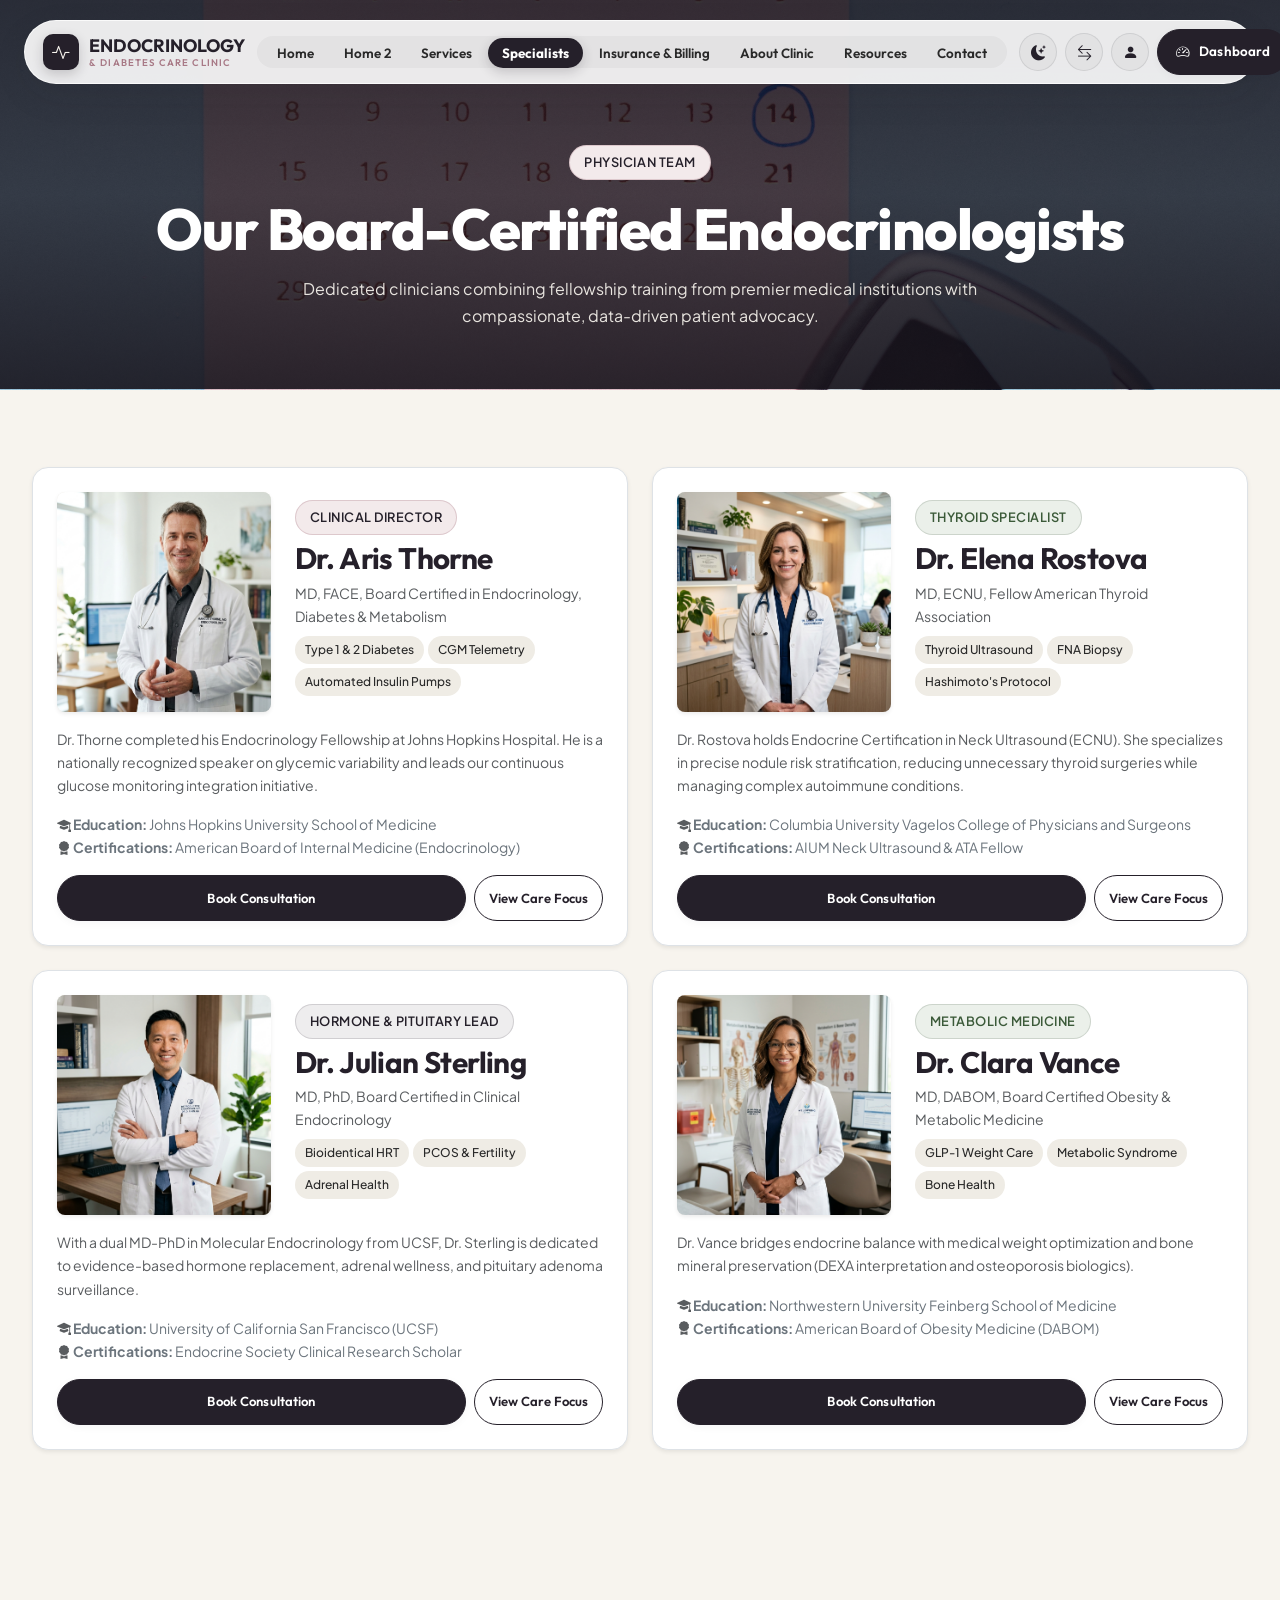
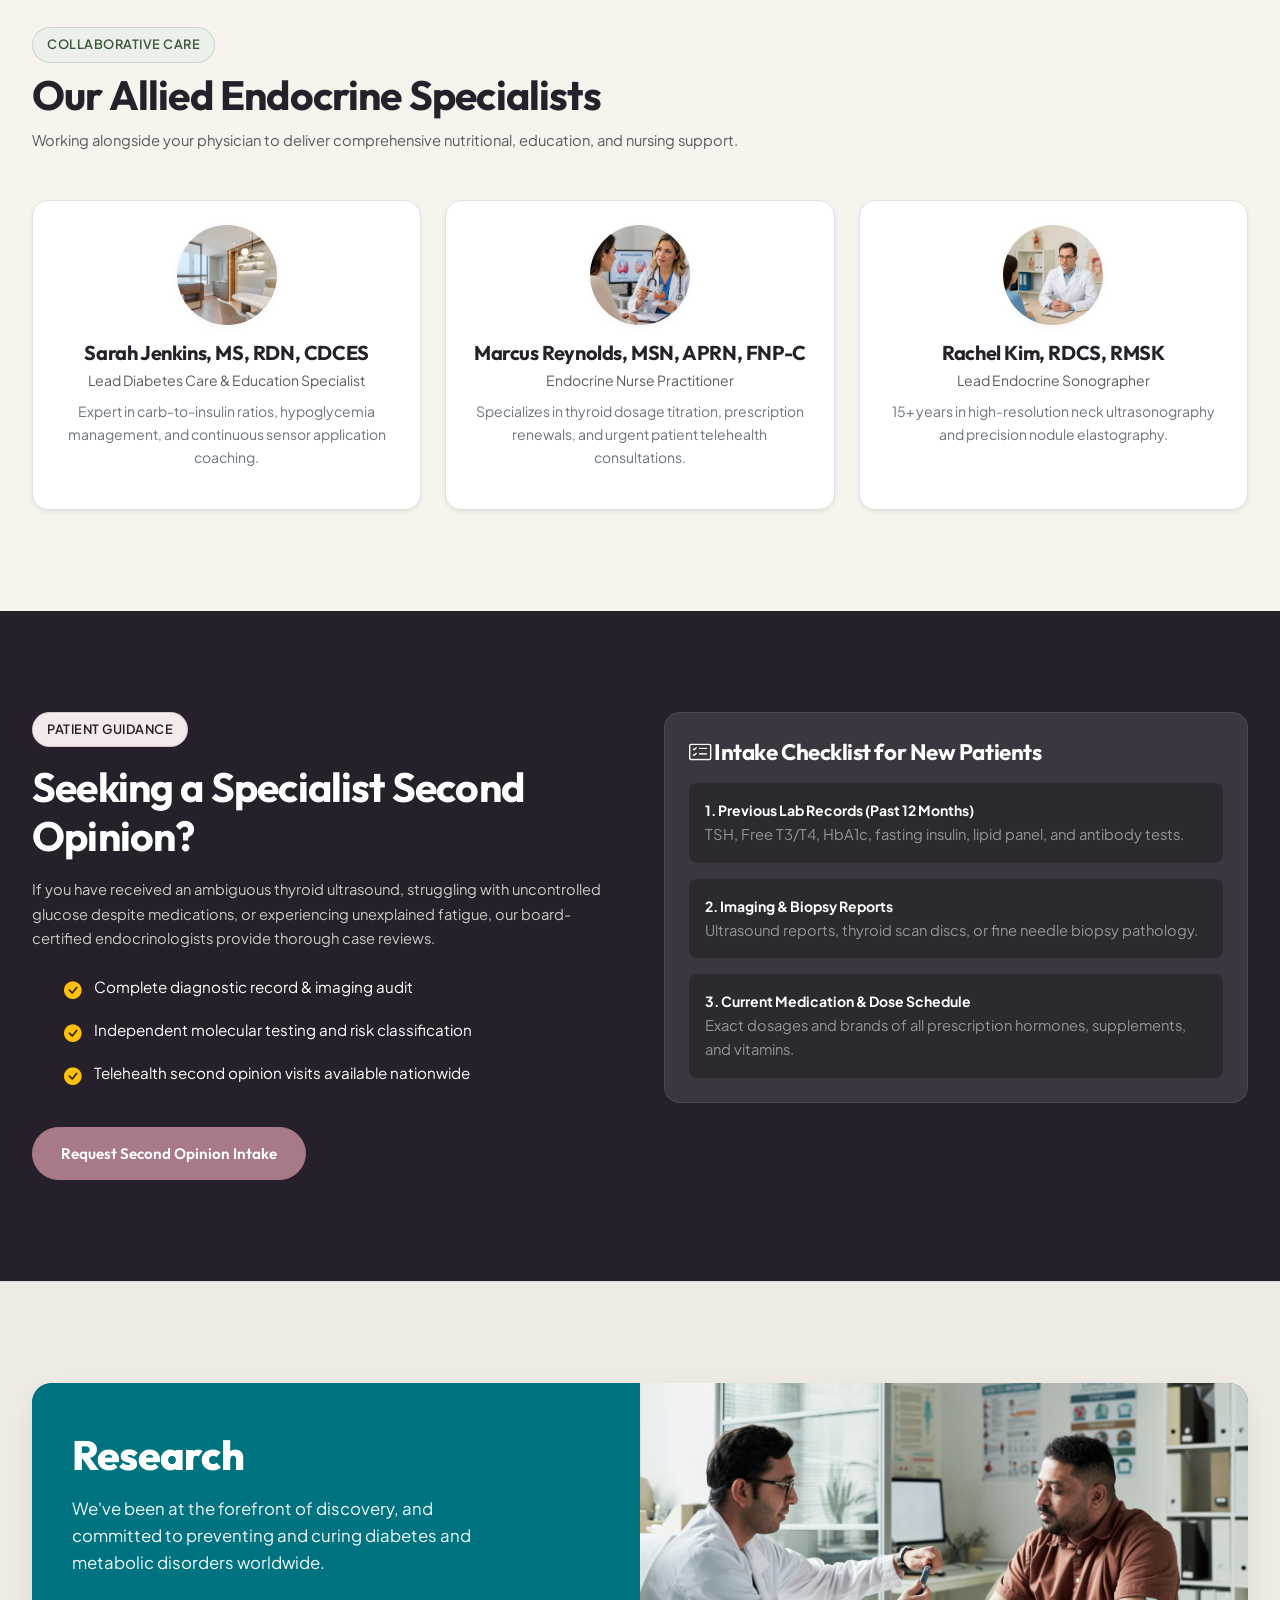
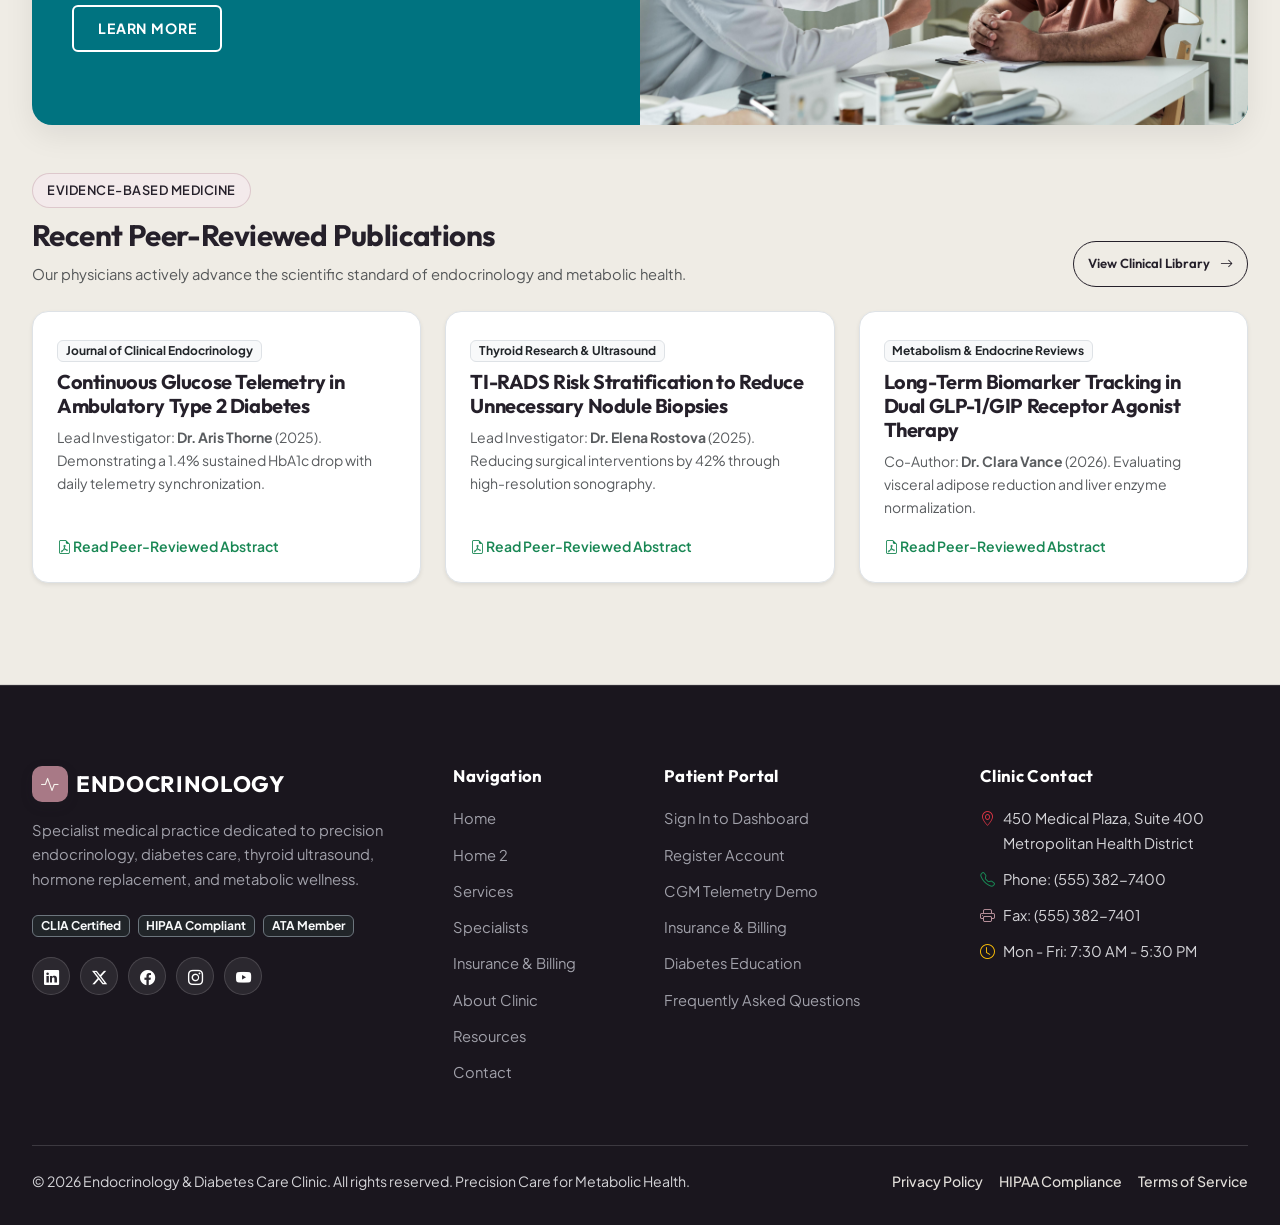
<file: doctors.html>
<!DOCTYPE html>
<html lang="en">
<head>
  <meta charset="UTF-8">
  <meta name="viewport" content="width=device-width, initial-scale=1.0">
  <title>Board-Certified Endocrinologists & Specialists | Care Clinic</title>
  <meta name="description" content="Meet our board-certified endocrinologists and diabetologists specializing in thyroid disorders, diabetes management, and metabolic medicine.">
  
  <!-- Bootstrap 5 CSS & Icons -->
  <link href="https://cdn.jsdelivr.net/npm/bootstrap@5.3.3/dist/css/bootstrap.min.css" rel="stylesheet">
  <link rel="stylesheet" href="https://cdn.jsdelivr.net/npm/bootstrap-icons@1.11.3/font/bootstrap-icons.min.css">
  
  <!-- Favicon -->
  <link rel="icon" type="image/svg+xml" href="favicon.svg">
  
  <!-- Custom CSS -->
  <link rel="stylesheet" href="css/main.css">
</head>
<body>

  <!-- =========================================================================
       FLOATING CAPSULE HEADER + MAGNETIC MENU + FULLSCREEN TRIGGER (☰)
       ========================================================================= -->
  <header class="site-header" id="siteHeader">
    <div class="header-inner">
      <!-- Brand Logo -->
      <a href="index.html" class="brand-logo" id="headerBrandLogo">
        <div class="brand-logo-icon">
          <i class="bi bi-activity"></i>
        </div>
        <div>
          ENDOCRINOLOGY
          <span class="brand-text-sub">& Diabetes Care Clinic</span>
        </div>
      </a>

      <!-- Magnetic Desktop Menu -->
      <ul class="desktop-nav" id="desktopNav">
        <li><a href="index.html" class="desktop-nav-link">Home</a></li>
        <li><a href="home-2.html" class="desktop-nav-link">Home 2</a></li>
        <li><a href="services.html" class="desktop-nav-link">Services</a></li>
        <li><a href="doctors.html" class="desktop-nav-link active">Specialists</a></li>
        <li><a href="insurance-billing.html" class="desktop-nav-link">Insurance & Billing</a></li>
        <li><a href="about.html" class="desktop-nav-link">About Clinic</a></li>
        <li><a href="patient-resources.html" class="desktop-nav-link">Resources</a></li>
        <li><a href="contact.html" class="desktop-nav-link">Contact</a></li>
      </ul>

      <!-- Right Group: Theme + RTL + Login Icon + Dashboard Button + Mobile Hamburger (<= 1024px) -->
      <div class="header-right-group">
        <!-- Theme Toggle -->
        <button class="btn-nav-icon theme-toggle-btn" aria-label="Toggle Theme" title="Toggle Light/Dark Theme">
          <i class="bi bi-moon-stars-fill"></i>
        </button>
        <!-- RTL Toggle (Opposing Arrows Icon) -->
        <button class="btn-nav-icon rtl-toggle-btn" aria-label="Toggle RTL" title="Toggle RTL / LTR Layout">
          <i class="bi bi-arrow-left-right"></i>
        </button>
        <!-- Patient Login Icon -->
        <a href="login.html" class="btn-nav-icon" aria-label="Patient Login" title="Patient Portal Login">
          <i class="bi bi-person-fill"></i>
        </a>
        <!-- Dashboard Button -->
        <a href="dashboard.html" class="btn-primary-plum btn-pill-sm header-dash-btn">
          <i class="bi bi-speedometer2"></i> Dashboard
        </a>
        <!-- Mobile Hamburger (<= 1024px) -->
        <button class="nav-hamburger-btn" id="hamburgerBtn" aria-label="Toggle Navigation Menu">
          <span></span>
          <span></span>
          <span></span>
        </button>
      </div>
    </div>
  </header>

  <!-- =========================================================================
       FULLSCREEN NAVIGATION OVERLAY
       ========================================================================= -->
  <div class="fullscreen-nav-overlay" id="fullscreenNav">
    <div class="fullscreen-nav-header">
      <a href="index.html" class="brand-logo" style="color:#ffffff;">
        <div class="brand-logo-icon" style="background:#ffffff; color:#25202A;"><i class="bi bi-activity"></i></div>
        <div class="text-white">ENDOCRINOLOGY <span class="brand-text-sub" style="color:var(--color-muted-mauve);">Precision Care</span></div>
      </a>
      <div class="d-flex align-items-center gap-2">
        <button class="btn-nav-icon theme-toggle-btn" aria-label="Toggle Theme" title="Toggle Light/Dark Theme" style="background:rgba(255,255,255,0.12); color:#FFFFFF; border-color:rgba(255,255,255,0.2);">
          <i class="bi bi-moon-stars-fill"></i>
        </button>
        <button class="btn-nav-icon rtl-toggle-btn" aria-label="Toggle RTL" title="Toggle RTL / LTR Layout" style="background:rgba(255,255,255,0.12); color:#FFFFFF; border-color:rgba(255,255,255,0.2);">
          <i class="bi bi-arrow-left-right"></i>
        </button>
        <button class="fullscreen-close-btn" id="fullscreenCloseBtn" aria-label="Close Menu">
          <i class="bi bi-x-lg"></i>
        </button>
      </div>
    </div>

    <div class="fullscreen-nav-body">
      <div class="container-fluid">
        <div class="row align-items-center g-5">
          <!-- Main Navigation Links -->
          <div class="col-lg-7">
            <ul class="fullscreen-nav-links">
              <li>
                <a href="index.html" class="fullscreen-link-item">
                  <span class="fullscreen-link-num">01</span>
                  <span class="fullscreen-link-text">Home</span>
                </a>
              </li>
              <li>
                <a href="home-2.html" class="fullscreen-link-item">
                  <span class="fullscreen-link-num">02</span>
                  <span class="fullscreen-link-text">Home 2</span>
                </a>
              </li>
              <li>
                <a href="services.html" class="fullscreen-link-item">
                  <span class="fullscreen-link-num">03</span>
                  <span class="fullscreen-link-text">Services</span>
                </a>
              </li>
              <li>
                <a href="doctors.html" class="fullscreen-link-item active">
                  <span class="fullscreen-link-num">04</span>
                  <span class="fullscreen-link-text">Specialists</span>
                </a>
              </li>
              <li>
                <a href="insurance-billing.html" class="fullscreen-link-item">
                  <span class="fullscreen-link-num">05</span>
                  <span class="fullscreen-link-text">Insurance & Billing</span>
                </a>
              </li>
              <li>
                <a href="about.html" class="fullscreen-link-item">
                  <span class="fullscreen-link-num">06</span>
                  <span class="fullscreen-link-text">About Clinic</span>
                </a>
              </li>
              <li>
                <a href="patient-resources.html" class="fullscreen-link-item">
                  <span class="fullscreen-link-num">07</span>
                  <span class="fullscreen-link-text">Resources</span>
                </a>
              </li>
              <li>
                <a href="contact.html" class="fullscreen-link-item">
                  <span class="fullscreen-link-num">08</span>
                  <span class="fullscreen-link-text">Contact</span>
                </a>
              </li>
            </ul>
          </div>

          <!-- Quick Hub Card -->
          <div class="col-lg-5">
            <div class="fullscreen-hub-card">
              <span class="badge-clinical badge-clinical-mauve mb-3">Patient Telemetry Portal</span>
              <h4 class="text-white mb-2">Access Your Health Record</h4>
              <p class="small text-white-50 mb-4">
                Review real-time continuous glucose trends, lab panel results, and manage prescription refills securely.
              </p>
              <div class="d-flex flex-column gap-2 mb-4">
                <a href="dashboard.html" class="btn-primary-plum w-100 justify-content-center" style="background:#ffffff; color:#25202A;">
                  <i class="bi bi-speedometer2"></i> Patient Dashboard <span class="d-none d-sm-inline">(Live Telemetry)</span>
                </a>
                <div class="d-flex gap-2">
                  <a href="login.html" class="btn-mauve w-50 justify-content-center">
                    <i class="bi bi-shield-lock"></i> Login
                  </a>
                  <a href="register.html" class="btn-outline-plum w-50 justify-content-center" style="color:#ffffff; border-color:rgba(255,255,255,0.3);">
                    <i class="bi bi-person-plus"></i> Register
                  </a>
                </div>
              </div>

              <hr style="border-color: rgba(255,255,255,0.15);" />

              <div class="small text-white-50 d-flex flex-column gap-2">
                <div><i class="bi bi-telephone-fill text-white"></i> <strong>Urgent Triage:</strong> (617) 555-0199</div>
                <div><i class="bi bi-geo-alt-fill text-white"></i> Joslin Way, Longwood Medical Area, Boston MA</div>
                <div><i class="bi bi-clock-fill text-white"></i> Mon–Fri: 7:30 AM – 5:30 PM EST</div>
              </div>

              <div class="footer-social-icons mt-4">
                <a href="https://linkedin.com" target="_blank" class="footer-social-btn" aria-label="LinkedIn"><i class="bi bi-linkedin"></i></a>
                <a href="https://twitter.com" target="_blank" class="footer-social-btn" aria-label="Twitter"><i class="bi bi-twitter-x"></i></a>
                <a href="https://facebook.com" target="_blank" class="footer-social-btn" aria-label="Facebook"><i class="bi bi-facebook"></i></a>
                <a href="https://instagram.com" target="_blank" class="footer-social-btn" aria-label="Instagram"><i class="bi bi-instagram"></i></a>
                <a href="https://youtube.com" target="_blank" class="footer-social-btn" aria-label="YouTube"><i class="bi bi-youtube"></i></a>
              </div>
            </div>
          </div>
        </div>
      </div>
    </div>
  </div>

  <!-- =========================================================================
       PAGE HERO BANNER (WITH CLINICAL BACKGROUND IMAGE)
       ========================================================================= -->
  <section class="page-hero-banner" style="background-image: url('image/1 (10).jpg');">
    <div class="page-hero-overlay"></div>
    <div class="container page-hero-content">
      <span class="badge-clinical badge-clinical-mauve mb-3">Physician Team</span>
      <h1 class="page-hero-title">Our Board-Certified Endocrinologists</h1>
      <p class="page-hero-subtitle">
        Dedicated clinicians combining fellowship training from premier medical institutions with compassionate, data-driven patient advocacy.
      </p>
    </div>
  </section>

  <!-- =========================================================================
       DOCTOR PROFILES GRID
       ========================================================================= -->
  <section class="section-doctors" style="background: var(--color-warm-ivory);">
    <div class="container">
      <div class="row g-4">

        <!-- Doctor 1: Dr. Aris Thorne -->
        <div class="col-lg-6">
          <div class="p-4 bg-white rounded-4 border shadow-sm h-100 d-flex flex-column justify-content-between">
            <div>
              <div class="row g-4 align-items-center mb-3">
                <div class="col-sm-5">
                  <div class="specialist-card-img-box rounded-3 shadow-sm">
                    <img src="image/doctor-thorne.jpg" alt="Dr. Aris Thorne" class="specialist-feature-img" />
                  </div>
                </div>
                <div class="col-sm-7">
                  <span class="badge-clinical badge-clinical-mauve mb-1">Clinical Director</span>
                  <h3 class="mb-1" style="font-size: 1.4rem;">Dr. Aris Thorne</h3>
                  <p class="text-muted small mb-2">MD, FACE, Board Certified in Endocrinology, Diabetes & Metabolism</p>
                  <div class="d-flex flex-wrap gap-1 mb-2">
                    <span class="subspecialty-badge">Type 1 & 2 Diabetes</span>
                    <span class="subspecialty-badge">CGM Telemetry</span>
                    <span class="subspecialty-badge">Automated Insulin Pumps</span>
                  </div>
                </div>
              </div>
              <p class="text-muted small">
                Dr. Thorne completed his Endocrinology Fellowship at Johns Hopkins Hospital. He is a nationally recognized speaker on glycemic variability and leads our continuous glucose monitoring integration initiative.
              </p>
              <div class="small text-secondary mb-3">
                <div><i class="bi bi-mortarboard-fill text-muted"></i> <strong>Education:</strong> Johns Hopkins University School of Medicine</div>
                <div><i class="bi bi-award-fill text-muted"></i> <strong>Certifications:</strong> American Board of Internal Medicine (Endocrinology)</div>
              </div>
            </div>
            <div class="d-flex gap-2">
              <a href="contact.html?doctor=thorne" class="btn-primary-plum btn-pill-sm flex-fill justify-content-center">Book Consultation</a>
              <a href="services.html#diabetes" class="btn-outline-plum btn-pill-sm">View Care Focus</a>
            </div>
          </div>
        </div>

        <!-- Doctor 2: Dr. Elena Rostova -->
        <div class="col-lg-6">
          <div class="p-4 bg-white rounded-4 border shadow-sm h-100 d-flex flex-column justify-content-between">
            <div>
              <div class="row g-4 align-items-center mb-3">
                <div class="col-sm-5">
                  <div class="specialist-card-img-box rounded-3 shadow-sm">
                    <img src="image/doctor-rostova.jpg" alt="Dr. Elena Rostova" class="specialist-feature-img" />
                  </div>
                </div>
                <div class="col-sm-7">
                  <span class="badge-clinical badge-clinical-sage mb-1">Thyroid Specialist</span>
                  <h3 class="mb-1" style="font-size: 1.4rem;">Dr. Elena Rostova</h3>
                  <p class="text-muted small mb-2">MD, ECNU, Fellow American Thyroid Association</p>
                  <div class="d-flex flex-wrap gap-1 mb-2">
                    <span class="subspecialty-badge">Thyroid Ultrasound</span>
                    <span class="subspecialty-badge">FNA Biopsy</span>
                    <span class="subspecialty-badge">Hashimoto's Protocol</span>
                  </div>
                </div>
              </div>
              <p class="text-muted small">
                Dr. Rostova holds Endocrine Certification in Neck Ultrasound (ECNU). She specializes in precise nodule risk stratification, reducing unnecessary thyroid surgeries while managing complex autoimmune conditions.
              </p>
              <div class="small text-secondary mb-3">
                <div><i class="bi bi-mortarboard-fill text-muted"></i> <strong>Education:</strong> Columbia University Vagelos College of Physicians and Surgeons</div>
                <div><i class="bi bi-award-fill text-muted"></i> <strong>Certifications:</strong> AIUM Neck Ultrasound & ATA Fellow</div>
              </div>
            </div>
            <div class="d-flex gap-2">
              <a href="contact.html?doctor=rostova" class="btn-primary-plum btn-pill-sm flex-fill justify-content-center">Book Consultation</a>
              <a href="services.html#thyroid" class="btn-outline-plum btn-pill-sm">View Care Focus</a>
            </div>
          </div>
        </div>

        <!-- Doctor 3: Dr. Julian Sterling -->
        <div class="col-lg-6">
          <div class="p-4 bg-white rounded-4 border shadow-sm h-100 d-flex flex-column justify-content-between">
            <div>
              <div class="row g-4 align-items-center mb-3">
                <div class="col-sm-5">
                  <div class="specialist-card-img-box rounded-3 shadow-sm">
                    <img src="image/doctor-sterling.jpg" alt="Dr. Julian Sterling" class="specialist-feature-img" />
                  </div>
                </div>
                <div class="col-sm-7">
                  <span class="badge-clinical badge-clinical-plum mb-1">Hormone & Pituitary Lead</span>
                  <h3 class="mb-1" style="font-size: 1.4rem;">Dr. Julian Sterling</h3>
                  <p class="text-muted small mb-2">MD, PhD, Board Certified in Clinical Endocrinology</p>
                  <div class="d-flex flex-wrap gap-1 mb-2">
                    <span class="subspecialty-badge">Bioidentical HRT</span>
                    <span class="subspecialty-badge">PCOS & Fertility</span>
                    <span class="subspecialty-badge">Adrenal Health</span>
                  </div>
                </div>
              </div>
              <p class="text-muted small">
                With a dual MD-PhD in Molecular Endocrinology from UCSF, Dr. Sterling is dedicated to evidence-based hormone replacement, adrenal wellness, and pituitary adenoma surveillance.
              </p>
              <div class="small text-secondary mb-3">
                <div><i class="bi bi-mortarboard-fill text-muted"></i> <strong>Education:</strong> University of California San Francisco (UCSF)</div>
                <div><i class="bi bi-award-fill text-muted"></i> <strong>Certifications:</strong> Endocrine Society Clinical Research Scholar</div>
              </div>
            </div>
            <div class="d-flex gap-2">
              <a href="contact.html?doctor=sterling" class="btn-primary-plum btn-pill-sm flex-fill justify-content-center">Book Consultation</a>
              <a href="services.html#hormones" class="btn-outline-plum btn-pill-sm">View Care Focus</a>
            </div>
          </div>
        </div>

        <!-- Doctor 4: Dr. Clara Vance -->
        <div class="col-lg-6">
          <div class="p-4 bg-white rounded-4 border shadow-sm h-100 d-flex flex-column justify-content-between">
            <div>
              <div class="row g-4 align-items-center mb-3">
                <div class="col-sm-5">
                  <div class="specialist-card-img-box rounded-3 shadow-sm">
                    <img src="image/doctor-vance.jpg" alt="Dr. Clara Vance" class="specialist-feature-img" />
                  </div>
                </div>
                <div class="col-sm-7">
                  <span class="badge-clinical badge-clinical-sage mb-1">Metabolic Medicine</span>
                  <h3 class="mb-1" style="font-size: 1.4rem;">Dr. Clara Vance</h3>
                  <p class="text-muted small mb-2">MD, DABOM, Board Certified Obesity & Metabolic Medicine</p>
                  <div class="d-flex flex-wrap gap-1 mb-2">
                    <span class="subspecialty-badge">GLP-1 Weight Care</span>
                    <span class="subspecialty-badge">Metabolic Syndrome</span>
                    <span class="subspecialty-badge">Bone Health</span>
                  </div>
                </div>
              </div>
              <p class="text-muted small">
                Dr. Vance bridges endocrine balance with medical weight optimization and bone mineral preservation (DEXA interpretation and osteoporosis biologics).
              </p>
              <div class="small text-secondary mb-3">
                <div><i class="bi bi-mortarboard-fill text-muted"></i> <strong>Education:</strong> Northwestern University Feinberg School of Medicine</div>
                <div><i class="bi bi-award-fill text-muted"></i> <strong>Certifications:</strong> American Board of Obesity Medicine (DABOM)</div>
              </div>
            </div>
            <div class="d-flex gap-2">
              <a href="contact.html?doctor=vance" class="btn-primary-plum btn-pill-sm flex-fill justify-content-center">Book Consultation</a>
              <a href="services.html#metabolic" class="btn-outline-plum btn-pill-sm">View Care Focus</a>
            </div>
          </div>
        </div>

      </div>
    </div>
  </section>

  

  <!-- =========================================================================
       SECTION 4: MULTIDISCIPLINARY ALLIED CARE TEAM
       ========================================================================= -->
  <section class="py-5" style="background: var(--color-warm-ivory);">
    <div class="container py-4">
      <div class="mb-5 text-start">
        <span class="badge-clinical badge-clinical-sage mb-2">Collaborative Care</span>
        <h2 class="text-start">Our Allied Endocrine Specialists</h2>
        <p class="text-muted">Working alongside your physician to deliver comprehensive nutritional, education, and nursing support.</p>
      </div>

      <div class="row g-4">
        <!-- Allied 1 -->
        <div class="col-md-4">
          <div class="p-4 bg-white rounded-4 border shadow-sm text-center h-100">
            <img src="image/W0HC7omp1ADXrFGRW2WO_iAc6tHGfk7OhQR4g88oRt9pBCk3RgS1US2BD9SloZp99ii9NyYIYAMfSczkK4drjhaCYnQbd3Y4qL62UWelgfkamwSbsGI_ahErCVd11YJrfPvLltm1c7z91dnTg_7eChEvGAgfuO48OPsQ35F350XlbVP.jpg" alt="Sarah Jenkins" class="allied-avatar-img mb-3" />
            <h5 class="mb-1">Sarah Jenkins, MS, RDN, CDCES</h5>
            <p class="text-muted small mb-2">Lead Diabetes Care & Education Specialist</p>
            <p class="small text-secondary">Expert in carb-to-insulin ratios, hypoglycemia management, and continuous sensor application coaching.</p>
          </div>
        </div>

        <!-- Allied 2 -->
        <div class="col-md-4">
          <div class="p-4 bg-white rounded-4 border shadow-sm text-center h-100">
            <img src="image/ZOIG1ZF3UhuElI3u_5RHXcbB81Y_rYtQ-F2navsdhJvCEYefpypev7Ar9dLkpfIt5kODx6teR1rzDTmfm9oad8TgFH55YbhIA1SgwAtBtUm3ol-MnQqiK3GMjt32Q7lhBoQDP79clgK8HXMBFE6EVhDsLg8EmEgWe_PHzK1uq61HWX2.jpg" alt="Marcus Reynolds" class="allied-avatar-img mb-3" />
            <h5 class="mb-1">Marcus Reynolds, MSN, APRN, FNP-C</h5>
            <p class="text-muted small mb-2">Endocrine Nurse Practitioner</p>
            <p class="small text-secondary">Specializes in thyroid dosage titration, prescription renewals, and urgent patient telehealth consultations.</p>
          </div>
        </div>

        <!-- Allied 3 -->
        <div class="col-md-4">
          <div class="p-4 bg-white rounded-4 border shadow-sm text-center h-100">
            <img src="image/lnpiwZMfrbF6Lc3UflmcMKjfdDzF26Uhw0Y-bx-FlqBeadDNe4w_muKyhcqIb2F46_LNBSNzvsNBsLanq9rPdCW9eNxUQJDfOj1mA_zDiGR1muvsUPpKQYwIscBIDm7WaaFT6fy0viizjinsfAa8GYe8u_Y0QTelIstM8-BS7SxGBua1R.jpg" alt="Rachel Kim" class="allied-avatar-img mb-3" />
            <h5 class="mb-1">Rachel Kim, RDCS, RMSK</h5>
            <p class="text-muted small mb-2">Lead Endocrine Sonographer</p>
            <p class="small text-secondary">15+ years in high-resolution neck ultrasonography and precision nodule elastography.</p>
          </div>
        </div>
      </div>
    </div>
  </section>

  <!-- =========================================================================
       SECTION 5: CONSULTATION PREPARATION & SECOND OPINIONS
       ========================================================================= -->
  <section class="py-5" style="background: var(--color-midnight-plum); color: #FFF;" id="doctorGuidance">
    <div class="container py-4">
      <div class="row align-items-center g-5">
        <div class="col-lg-6 text-start">
          <span class="badge-clinical badge-clinical-mauve mb-3">Patient Guidance</span>
          <h2 class="text-white mb-3 text-start">Seeking a Specialist Second Opinion?</h2>
          <p style="color: rgba(247, 244, 238, 0.8);" class="mb-4 text-start">
            If you have received an ambiguous thyroid ultrasound, struggling with uncontrolled glucose despite medications, or experiencing unexplained fatigue, our board-certified endocrinologists provide thorough case reviews.
          </p>
          <ul class="timeline-feature-list text-white">
            <li class="text-white"><i class="bi bi-check-circle-fill text-warning"></i> Complete diagnostic record & imaging audit</li>
            <li class="text-white"><i class="bi bi-check-circle-fill text-warning"></i> Independent molecular testing and risk classification</li>
            <li class="text-white"><i class="bi bi-check-circle-fill text-warning"></i> Telehealth second opinion visits available nationwide</li>
          </ul>
          <a href="contact.html?type=second-opinion" class="btn-mauve mt-3">Request Second Opinion Intake</a>
        </div>
        <div class="col-lg-6">
          <div class="p-4 bg-white bg-opacity-10 rounded-4 border border-white border-opacity-10">
            <h4 class="text-white mb-3"><i class="bi bi-card-checklist"></i> Intake Checklist for New Patients</h4>
            <div class="d-flex flex-column gap-3 text-white small">
              <div class="p-3 bg-black bg-opacity-25 rounded-3">
                <strong>1. Previous Lab Records (Past 12 Months)</strong>
                <p class="mb-0 text-white-50">TSH, Free T3/T4, HbA1c, fasting insulin, lipid panel, and antibody tests.</p>
              </div>
              <div class="p-3 bg-black bg-opacity-25 rounded-3">
                <strong>2. Imaging & Biopsy Reports</strong>
                <p class="mb-0 text-white-50">Ultrasound reports, thyroid scan discs, or fine needle biopsy pathology.</p>
              </div>
              <div class="p-3 bg-black bg-opacity-25 rounded-3">
                <strong>3. Current Medication & Dose Schedule</strong>
                <p class="mb-0 text-white-50">Exact dosages and brands of all prescription hormones, supplements, and vitamins.</p>
              </div>
            </div>
          </div>
        </div>
      </div>
    </div>
  </section>

  <!-- =========================================================================
       SECTION 3: CLINICAL RESEARCH & PEER-REVIEWED PUBLICATIONS
       ========================================================================= -->
  <section class="py-5" style="background: var(--color-warm-ivory-alt); border-top: 1px solid var(--color-border-subtle); border-bottom: 1px solid var(--color-border-subtle);" id="doctorResearch">
    <div class="container py-4">
      <!-- Research Split Banner (Joslin Inspired) -->
      <div class="research-split-banner mb-5">
        <div class="research-banner-left text-start">
          <h2 class="research-banner-title text-start">Research</h2>
          <p class="research-banner-text text-start">
            We've been at the forefront of discovery, and committed to preventing and curing diabetes and metabolic disorders worldwide.
          </p>
          <a href="patient-resources.html" class="btn-research-outline">LEARN MORE</a>
        </div>
        <div class="research-banner-right">
          <img src="image/K3LquuzX3yzRUg1PPhbH88DX2OHcmNVvioXil7flnrO4V08Cx3RwivK5exiImo9BoKdtu8booBqaubfZsM2XWp0mRI4IIGSUvN3oujCDi47U8Yn76AjCg6ZQxnN7YDzenPPwGL4EYlszEqvV_JVAfHG4Oyw8sk1dArNt9-zTD1PWZLz.jpg" alt="Clinical Research Team" class="research-banner-img" />
        </div>
      </div>

      <div class="d-flex justify-content-between align-items-end mb-4 flex-wrap gap-3">
        <div>
          <span class="badge-clinical badge-clinical-mauve mb-2">Evidence-Based Medicine</span>
          <h3>Recent Peer-Reviewed Publications</h3>
          <p class="text-muted mb-0">Our physicians actively advance the scientific standard of endocrinology and metabolic health.</p>
        </div>
        <a href="patient-resources.html" class="btn-outline-plum btn-pill-sm">View Clinical Library <i class="bi bi-arrow-right"></i></a>
      </div>

      <div class="row g-4">
        <div class="col-lg-4 col-md-6 col-12">
          <div class="p-4 bg-white rounded-4 border shadow-sm h-100 d-flex flex-column justify-content-between">
            <div>
              <span class="badge bg-light text-dark border mb-2">Journal of Clinical Endocrinology</span>
              <h5 class="mb-2">Continuous Glucose Telemetry in Ambulatory Type 2 Diabetes</h5>
              <p class="text-muted small">Lead Investigator: <strong>Dr. Aris Thorne</strong> (2025). Demonstrating a 1.4% sustained HbA1c drop with daily telemetry synchronization.</p>
            </div>
            <div class="small text-success fw-semibold"><i class="bi bi-file-earmark-pdf"></i> Read Peer-Reviewed Abstract</div>
          </div>
        </div>

        <div class="col-lg-4 col-md-6 col-12">
          <div class="p-4 bg-white rounded-4 border shadow-sm h-100 d-flex flex-column justify-content-between">
            <div>
              <span class="badge bg-light text-dark border mb-2">Thyroid Research & Ultrasound</span>
              <h5 class="mb-2">TI-RADS Risk Stratification to Reduce Unnecessary Nodule Biopsies</h5>
              <p class="text-muted small">Lead Investigator: <strong>Dr. Elena Rostova</strong> (2025). Reducing surgical interventions by 42% through high-resolution sonography.</p>
            </div>
            <div class="small text-success fw-semibold"><i class="bi bi-file-earmark-pdf"></i> Read Peer-Reviewed Abstract</div>
          </div>
        </div>

        <div class="col-lg-4 col-md-12 col-12">
          <div class="p-4 bg-white rounded-4 border shadow-sm h-100 d-flex flex-column justify-content-between">
            <div>
              <span class="badge bg-light text-dark border mb-2">Metabolism & Endocrine Reviews</span>
              <h5 class="mb-2">Long-Term Biomarker Tracking in Dual GLP-1/GIP Receptor Agonist Therapy</h5>
              <p class="text-muted small">Co-Author: <strong>Dr. Clara Vance</strong> (2026). Evaluating visceral adipose reduction and liver enzyme normalization.</p>
            </div>
            <div class="small text-success fw-semibold"><i class="bi bi-file-earmark-pdf"></i> Read Peer-Reviewed Abstract</div>
          </div>
        </div>
      </div>
    </div>
  </section>

  <!-- =========================================================================
       SITE FOOTER
       ========================================================================= -->
  <footer class="site-footer">
    <div class="container">
      <div class="row g-5">
        <!-- Col 1: Brand & Badges & Socials -->
        <div class="col-lg-4">
          <div class="footer-brand">
            <div class="d-flex align-items-center gap-2 mb-3">
              <div class="brand-logo-icon" style="background: var(--color-muted-mauve);">
                <i class="bi bi-activity"></i>
              </div>
              <h4 class="text-white mb-0">ENDOCRINOLOGY</h4>
            </div>
            <p>Specialist medical practice dedicated to precision endocrinology, diabetes care, thyroid ultrasound, hormone replacement, and metabolic wellness.</p>
            <div class="d-flex gap-2 mt-4 flex-wrap">
              <span class="badge bg-dark border border-secondary text-light">CLIA Certified</span>
              <span class="badge bg-dark border border-secondary text-light">HIPAA Compliant</span>
              <span class="badge bg-dark border border-secondary text-light">ATA Member</span>
            </div>

            <!-- Social Media Channels -->
            <div class="footer-social-links">
              <a href="https://linkedin.com" target="_blank" rel="noopener" class="social-icon-btn" aria-label="LinkedIn"><i class="bi bi-linkedin"></i></a>
              <a href="https://twitter.com" target="_blank" rel="noopener" class="social-icon-btn" aria-label="Twitter X"><i class="bi bi-twitter-x"></i></a>
              <a href="https://facebook.com" target="_blank" rel="noopener" class="social-icon-btn" aria-label="Facebook"><i class="bi bi-facebook"></i></a>
              <a href="https://instagram.com" target="_blank" rel="noopener" class="social-icon-btn" aria-label="Instagram"><i class="bi bi-instagram"></i></a>
              <a href="https://youtube.com" target="_blank" rel="noopener" class="social-icon-btn" aria-label="YouTube"><i class="bi bi-youtube"></i></a>
            </div>
          </div>
        </div>

        <!-- Col 2: Navigation Links -->
        <div class="col-6 col-lg-2">
          <h5 class="footer-col-title">Navigation</h5>
          <ul class="footer-links">
            <li><a href="index.html">Home</a></li>
            <li><a href="home-2.html">Home 2</a></li>
            <li><a href="services.html">Services</a></li>
            <li><a href="doctors.html">Specialists</a></li>
            <li><a href="insurance-billing.html">Insurance & Billing</a></li>
            <li><a href="about.html">About Clinic</a></li>
            <li><a href="patient-resources.html">Resources</a></li>
            <li><a href="contact.html">Contact</a></li>
          </ul>
        </div>

        <!-- Col 3: Patient Portal Links -->
        <div class="col-6 col-lg-3">
          <h5 class="footer-col-title">Patient Portal</h5>
          <ul class="footer-links">
            <li><a href="login.html">Sign In to Dashboard</a></li>
            <li><a href="register.html">Register Account</a></li>
            <li><a href="dashboard.html">CGM Telemetry Demo</a></li>
            <li><a href="insurance-billing.html">Insurance & Billing</a></li>
            <li><a href="patient-resources.html">Diabetes Education</a></li>
            <li><a href="patient-resources.html#faq">Frequently Asked Questions</a></li>
          </ul>
        </div>

        <!-- Col 4: Clinic Contact Info -->
        <div class="col-lg-3">
          <h5 class="footer-col-title">Clinic Contact</h5>
          <ul class="footer-links" style="color: rgba(247, 244, 238, 0.85); font-size: 0.9rem;">
            <li class="d-flex gap-2"><i class="bi bi-geo-alt text-danger"></i> 450 Medical Plaza, Suite 400<br>Metropolitan Health District</li>
            <li class="d-flex gap-2"><i class="bi bi-telephone text-success"></i> Phone: (555) 382-7400</li>
            <li class="d-flex gap-2"><i class="bi bi-printer" style="color: #C49BA5;"></i> Fax: (555) 382-7401</li>
            <li class="d-flex gap-2"><i class="bi bi-clock text-warning"></i> Mon - Fri: 7:30 AM - 5:30 PM</li>
          </ul>
        </div>
      </div>

      <!-- Footer Bottom Bar -->
      <div class="footer-bottom">
        <div>&copy; 2026 Endocrinology & Diabetes Care Clinic. All rights reserved. Precision Care for Metabolic Health.</div>
        <div class="d-flex gap-3 flex-wrap">
          <a href="#">Privacy Policy</a>
          <a href="#">HIPAA Compliance</a>
          <a href="#">Terms of Service</a>
        </div>
      </div>
    </div>
  </footer>

  <script src="https://cdn.jsdelivr.net/npm/bootstrap@5.3.3/dist/js/bootstrap.bundle.min.js"></script>
  <script src="js/main.js"></script>
</body>
</html>
</file>
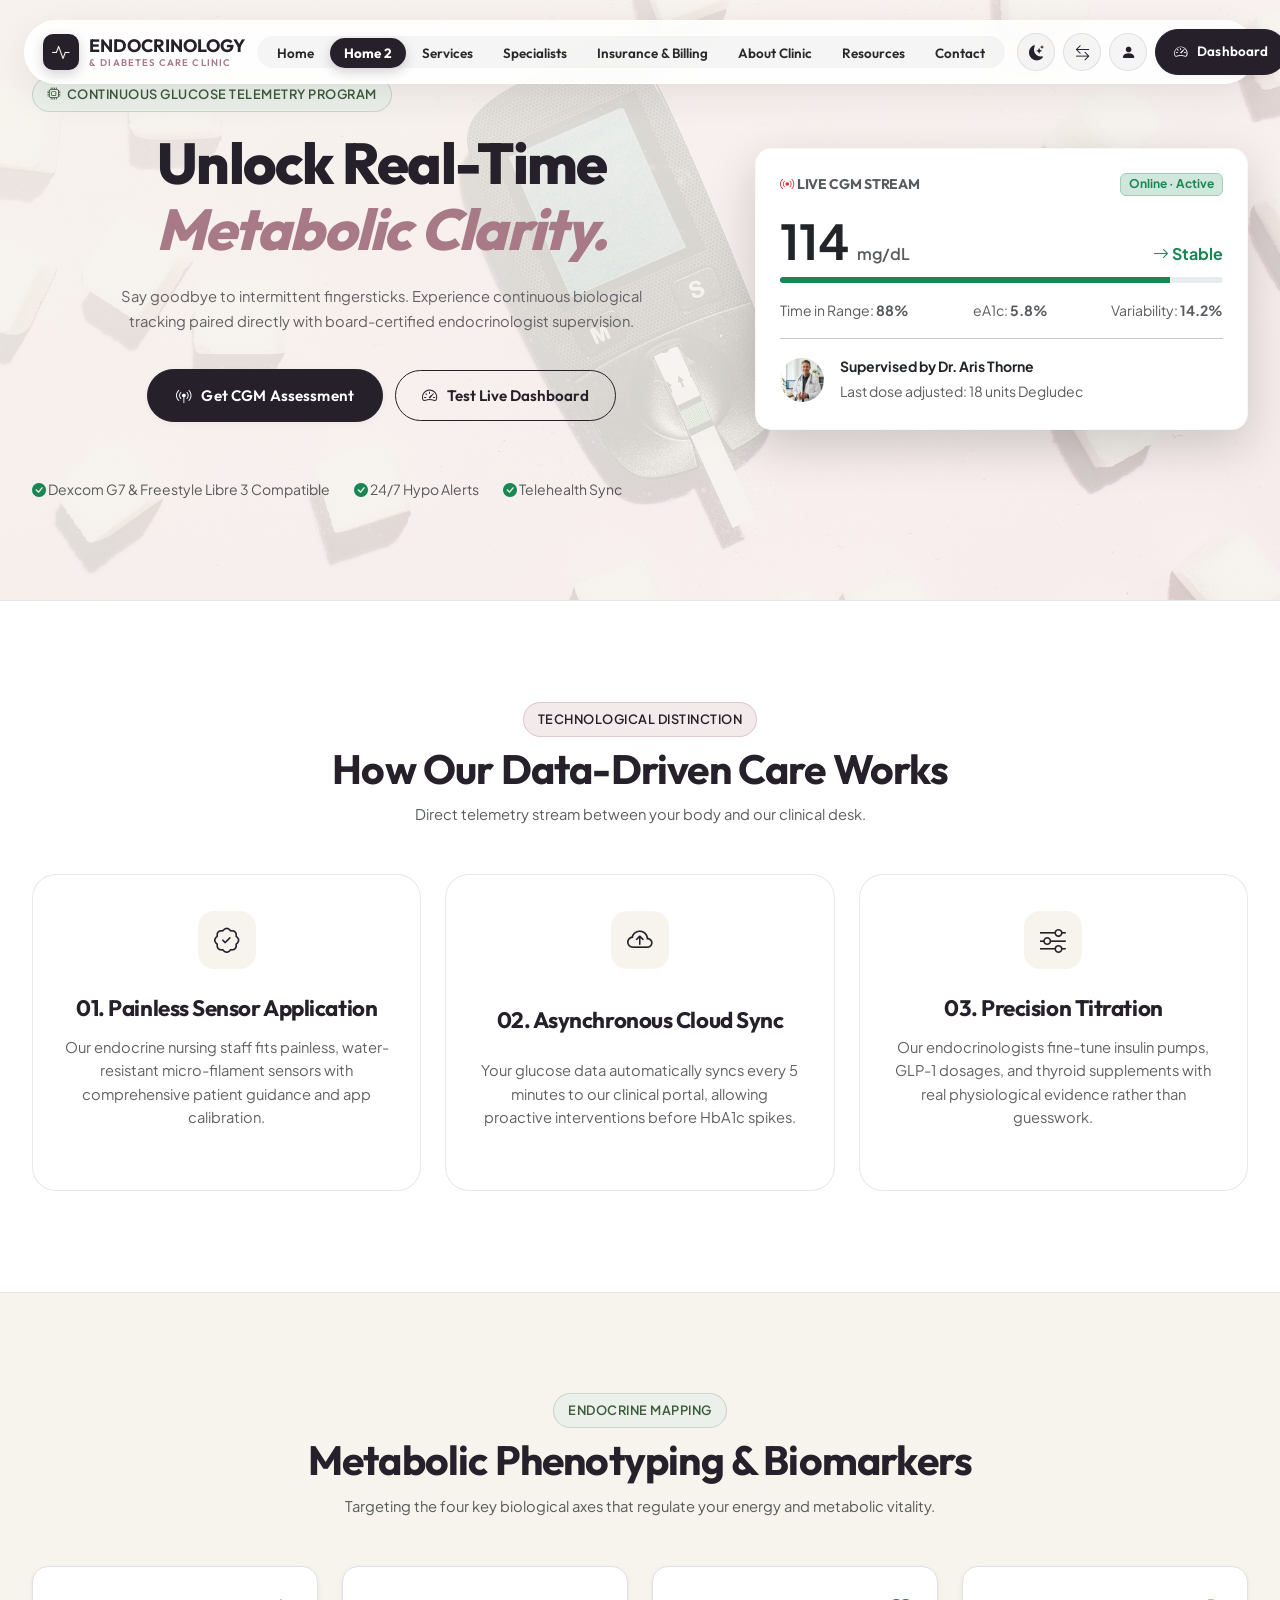
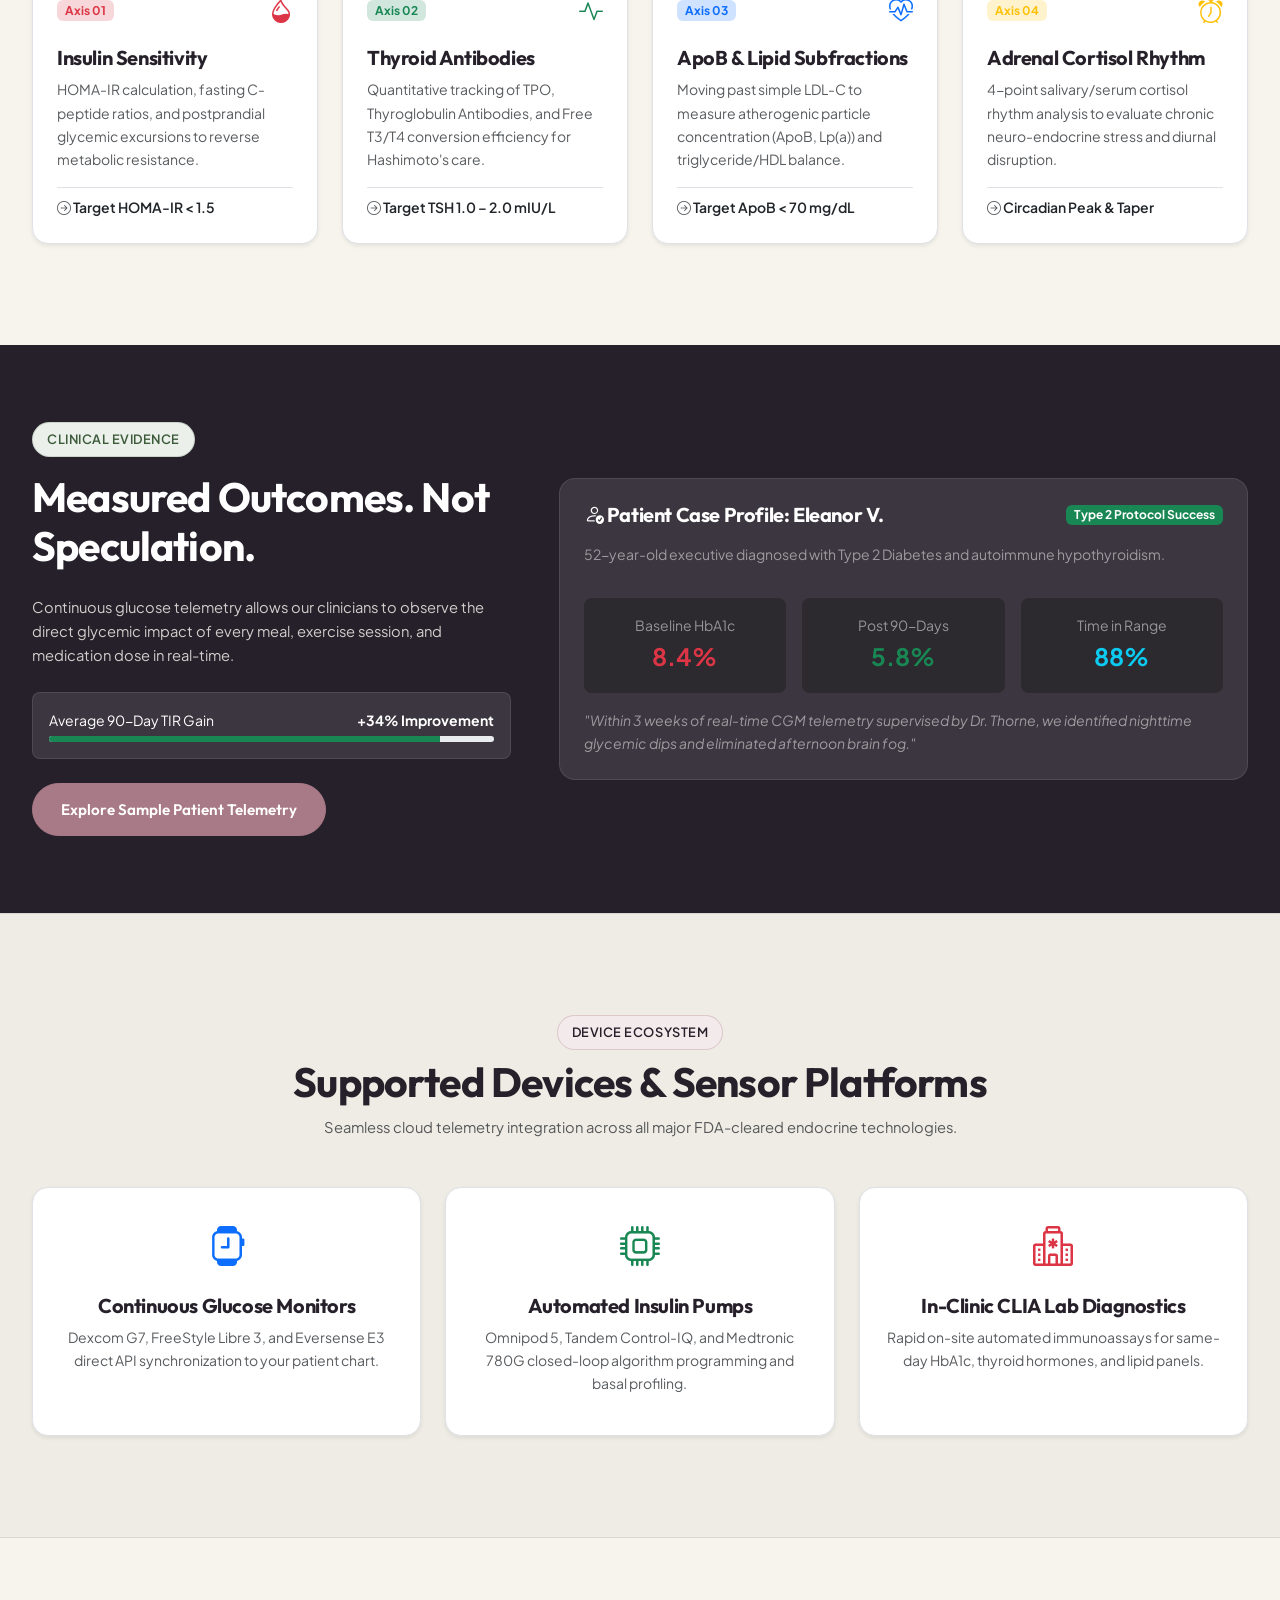
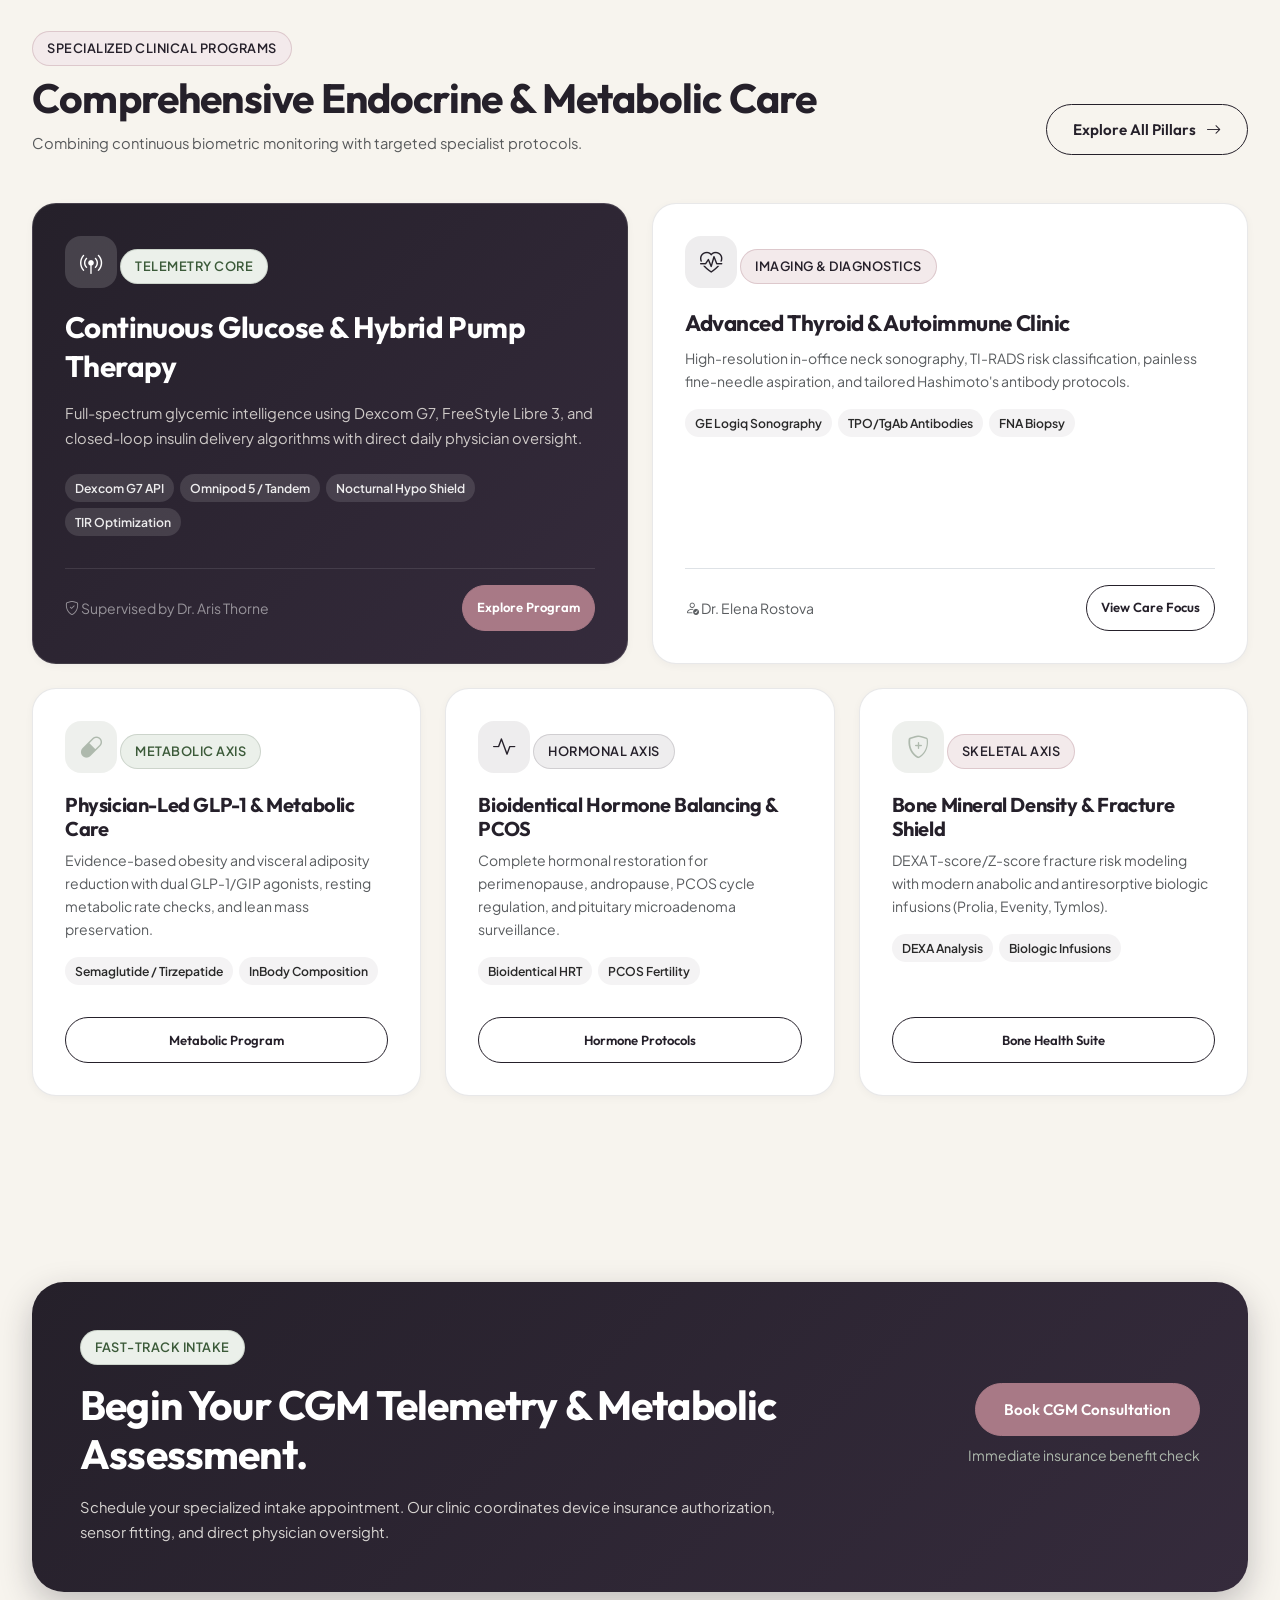
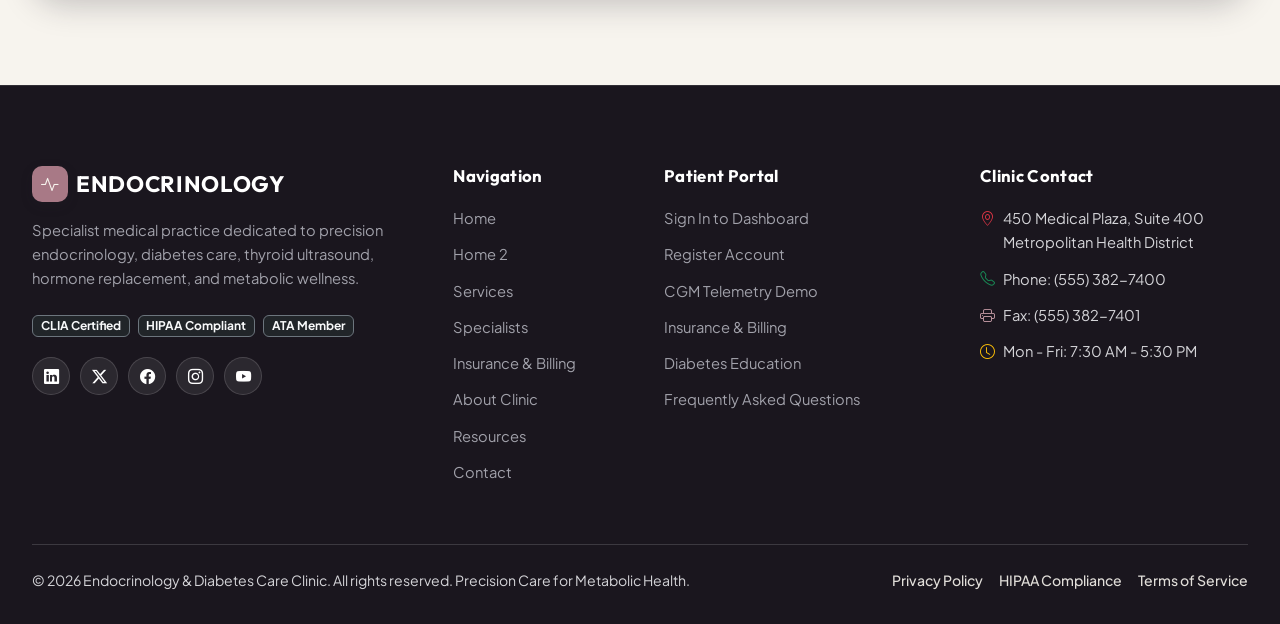
<file: home-2.html>
<!DOCTYPE html>
<html lang="en">
<head>
  <meta charset="UTF-8">
  <meta name="viewport" content="width=device-width, initial-scale=1.0">
  <title>Metabolic CGM Telemetry & Precision Endocrinology | Endocrinology Care Clinic</title>
  <meta name="description" content="Next-generation metabolic health tracking, continuous glucose monitor (CGM) sensor optimization, and personalized endocrine protocols.">
  
  <!-- Bootstrap 5 CSS & Icons -->
  <link href="https://cdn.jsdelivr.net/npm/bootstrap@5.3.3/dist/css/bootstrap.min.css" rel="stylesheet">
  <link rel="stylesheet" href="https://cdn.jsdelivr.net/npm/bootstrap-icons@1.11.3/font/bootstrap-icons.min.css">
  
  <!-- Favicon -->
  <link rel="icon" type="image/svg+xml" href="favicon.svg">
  
  <!-- Custom CSS -->
  <link rel="stylesheet" href="css/main.css">
</head>
<body>

  <!-- =========================================================================
       FLOATING CAPSULE HEADER + MAGNETIC MENU + FULLSCREEN TRIGGER (☰)
       ========================================================================= -->
  <header class="site-header" id="siteHeader">
    <div class="header-inner">
      <!-- Brand Logo -->
      <a href="index.html" class="brand-logo" id="headerBrandLogo">
        <div class="brand-logo-icon">
          <i class="bi bi-activity"></i>
        </div>
        <div>
          ENDOCRINOLOGY
          <span class="brand-text-sub">& Diabetes Care Clinic</span>
        </div>
      </a>

      <!-- Magnetic Desktop Menu -->
      <ul class="desktop-nav" id="desktopNav">
        <li><a href="index.html" class="desktop-nav-link">Home</a></li>
        <li><a href="home-2.html" class="desktop-nav-link active">Home 2</a></li>
        <li><a href="services.html" class="desktop-nav-link">Services</a></li>
        <li><a href="doctors.html" class="desktop-nav-link">Specialists</a></li>
        <li><a href="insurance-billing.html" class="desktop-nav-link">Insurance & Billing</a></li>
        <li><a href="about.html" class="desktop-nav-link">About Clinic</a></li>
        <li><a href="patient-resources.html" class="desktop-nav-link">Resources</a></li>
        <li><a href="contact.html" class="desktop-nav-link">Contact</a></li>
      </ul>

      <!-- Right Group: Theme + RTL + Login Icon + Dashboard Button + Mobile Hamburger (<= 1024px) -->
      <div class="header-right-group">
        <!-- Theme Toggle -->
        <button class="btn-nav-icon theme-toggle-btn" aria-label="Toggle Theme" title="Toggle Light/Dark Theme">
          <i class="bi bi-moon-stars-fill"></i>
        </button>
        <!-- RTL Toggle (Opposing Arrows Icon) -->
        <button class="btn-nav-icon rtl-toggle-btn" aria-label="Toggle RTL" title="Toggle RTL / LTR Layout">
          <i class="bi bi-arrow-left-right"></i>
        </button>
        <!-- Patient Login Icon -->
        <a href="login.html" class="btn-nav-icon" aria-label="Patient Login" title="Patient Portal Login">
          <i class="bi bi-person-fill"></i>
        </a>
        <!-- Dashboard Button -->
        <a href="dashboard.html" class="btn-primary-plum btn-pill-sm header-dash-btn">
          <i class="bi bi-speedometer2"></i> Dashboard
        </a>
        <!-- Mobile Hamburger (<= 1024px) -->
        <button class="nav-hamburger-btn" id="hamburgerBtn" aria-label="Toggle Navigation Menu">
          <span></span>
          <span></span>
          <span></span>
        </button>
      </div>
    </div>
  </header>

  <!-- =========================================================================
       FULLSCREEN NAVIGATION OVERLAY
       ========================================================================= -->
  <div class="fullscreen-nav-overlay" id="fullscreenNav">
    <div class="fullscreen-nav-header">
      <a href="index.html" class="brand-logo" style="color:#ffffff;">
        <div class="brand-logo-icon" style="background:#ffffff; color:#25202A;"><i class="bi bi-activity"></i></div>
        <div class="text-white">ENDOCRINOLOGY <span class="brand-text-sub" style="color:var(--color-muted-mauve);">Precision Care</span></div>
      </a>
      <div class="d-flex align-items-center gap-2">
        <button class="btn-nav-icon theme-toggle-btn" aria-label="Toggle Theme" title="Toggle Light/Dark Theme" style="background:rgba(255,255,255,0.12); color:#FFFFFF; border-color:rgba(255,255,255,0.2);">
          <i class="bi bi-moon-stars-fill"></i>
        </button>
        <button class="btn-nav-icon rtl-toggle-btn" aria-label="Toggle RTL" title="Toggle RTL / LTR Layout" style="background:rgba(255,255,255,0.12); color:#FFFFFF; border-color:rgba(255,255,255,0.2);">
          <i class="bi bi-arrow-left-right"></i>
        </button>
        <button class="fullscreen-close-btn" id="fullscreenCloseBtn" aria-label="Close Menu">
          <i class="bi bi-x-lg"></i>
        </button>
      </div>
    </div>

    <div class="fullscreen-nav-body">
      <div class="container-fluid">
        <div class="row align-items-center g-5">
          <!-- Main Navigation Links -->
          <div class="col-lg-7">
            <ul class="fullscreen-nav-links">
              <li>
                <a href="index.html" class="fullscreen-link-item">
                  <span class="fullscreen-link-num">01</span>
                  <span class="fullscreen-link-text">Home</span>
                </a>
              </li>
              <li>
                <a href="home-2.html" class="fullscreen-link-item active">
                  <span class="fullscreen-link-num">02</span>
                  <span class="fullscreen-link-text">Home 2</span>
                </a>
              </li>
              <li>
                <a href="services.html" class="fullscreen-link-item">
                  <span class="fullscreen-link-num">03</span>
                  <span class="fullscreen-link-text">Services</span>
                </a>
              </li>
              <li>
                <a href="doctors.html" class="fullscreen-link-item">
                  <span class="fullscreen-link-num">04</span>
                  <span class="fullscreen-link-text">Specialists</span>
                </a>
              </li>
              <li>
                <a href="insurance-billing.html" class="fullscreen-link-item">
                  <span class="fullscreen-link-num">05</span>
                  <span class="fullscreen-link-text">Insurance & Billing</span>
                </a>
              </li>
              <li>
                <a href="about.html" class="fullscreen-link-item">
                  <span class="fullscreen-link-num">06</span>
                  <span class="fullscreen-link-text">About Clinic</span>
                </a>
              </li>
              <li>
                <a href="patient-resources.html" class="fullscreen-link-item">
                  <span class="fullscreen-link-num">07</span>
                  <span class="fullscreen-link-text">Resources</span>
                </a>
              </li>
              <li>
                <a href="contact.html" class="fullscreen-link-item">
                  <span class="fullscreen-link-num">08</span>
                  <span class="fullscreen-link-text">Contact</span>
                </a>
              </li>
            </ul>
          </div>

          <!-- Quick Hub Card -->
          <div class="col-lg-5">
            <div class="fullscreen-hub-card">
              <span class="badge-clinical badge-clinical-mauve mb-3">Patient Telemetry Portal</span>
              <h4 class="text-white mb-2">Access Your Health Record</h4>
              <p class="small text-white-50 mb-4">
                Review real-time continuous glucose trends, lab panel results, and manage prescription refills securely.
              </p>
              <div class="d-flex flex-column gap-2 mb-4">
                <a href="dashboard.html" class="btn-primary-plum w-100 justify-content-center" style="background:#ffffff; color:#25202A;">
                  <i class="bi bi-speedometer2"></i> Patient Dashboard <span class="d-none d-sm-inline">(Live Telemetry)</span>
                </a>
                <div class="d-flex gap-2">
                  <a href="login.html" class="btn-mauve w-50 justify-content-center">
                    <i class="bi bi-shield-lock"></i> Login
                  </a>
                  <a href="register.html" class="btn-outline-plum w-50 justify-content-center" style="color:#ffffff; border-color:rgba(255,255,255,0.3);">
                    <i class="bi bi-person-plus"></i> Register
                  </a>
                </div>
              </div>

              <hr style="border-color: rgba(255,255,255,0.15);" />

              <div class="small text-white-50 d-flex flex-column gap-2">
                <div><i class="bi bi-telephone-fill text-white"></i> <strong>Urgent Triage:</strong> (617) 555-0199</div>
                <div><i class="bi bi-geo-alt-fill text-white"></i> Joslin Way, Longwood Medical Area, Boston MA</div>
                <div><i class="bi bi-clock-fill text-white"></i> Mon–Fri: 7:30 AM – 5:30 PM EST</div>
              </div>

              <div class="footer-social-icons mt-4">
                <a href="https://linkedin.com" target="_blank" class="footer-social-btn" aria-label="LinkedIn"><i class="bi bi-linkedin"></i></a>
                <a href="https://twitter.com" target="_blank" class="footer-social-btn" aria-label="Twitter"><i class="bi bi-twitter-x"></i></a>
                <a href="https://facebook.com" target="_blank" class="footer-social-btn" aria-label="Facebook"><i class="bi bi-facebook"></i></a>
                <a href="https://instagram.com" target="_blank" class="footer-social-btn" aria-label="Instagram"><i class="bi bi-instagram"></i></a>
                <a href="https://youtube.com" target="_blank" class="footer-social-btn" aria-label="YouTube"><i class="bi bi-youtube"></i></a>
              </div>
            </div>
          </div>
        </div>
      </div>
    </div>
  </div>

  <!-- =========================================================================
       SECTION 1: HERO 2 — ADVANCED CGM & METABOLIC TELEMETRY FOCUS
       ========================================================================= -->
  <section class="hero-section-cgm" id="cgmHero" style="background-image: url('image/1 (14).jpg');">
    <div class="hero-cgm-overlay"></div>
    <div class="container hero-cgm-content">
      <div class="row align-items-center">
        <div class="col-lg-7">
          <div class="hero-tag">
            <span class="badge-clinical badge-clinical-sage">
              <i class="bi bi-cpu"></i> Continuous Glucose Telemetry Program
            </span>
          </div>
          <h1 class="hero-title">
            Unlock Real-Time <span>Metabolic Clarity.</span>
          </h1>
          <p class="hero-subtitle">
            Say goodbye to intermittent fingersticks. Experience continuous biological tracking paired directly with board-certified endocrinologist supervision.
          </p>
          <div class="hero-cta-group">
            <a href="contact.html" class="btn-primary-plum">
              <i class="bi bi-broadcast-pin"></i> Get CGM Assessment
            </a>
            <a href="dashboard.html" class="btn-outline-plum">
              <i class="bi bi-speedometer2"></i> Test Live Dashboard
            </a>
          </div>
          <div class="hero-feature-tags d-flex gap-4 pt-3 text-muted small flex-wrap">
            <div><i class="bi bi-check-circle-fill text-success"></i> Dexcom G7 & Freestyle Libre 3 Compatible</div>
            <div><i class="bi bi-check-circle-fill text-success"></i> 24/7 Hypo Alerts</div>
            <div><i class="bi bi-check-circle-fill text-success"></i> Telehealth Sync</div>
          </div>
        </div>
        <div class="col-lg-5 mt-5 mt-lg-0">
          <div class="p-4 rounded-4 shadow-lg bg-white border border-light">
            <div class="d-flex justify-content-between align-items-center mb-3">
              <h6 class="mb-0 text-uppercase fw-bold text-muted small"><i class="bi bi-broadcast text-danger"></i> Live CGM Stream</h6>
              <span class="badge bg-success-subtle text-success border border-success-subtle">Online · Active</span>
            </div>
            <div class="d-flex align-items-baseline gap-2 mb-2">
              <span class="display-5 fw-bold text-dark">114</span>
              <span class="text-muted fw-semibold">mg/dL</span>
              <span class="text-success ms-auto fw-bold"><i class="bi bi-arrow-right"></i> Stable</span>
            </div>
            <div class="progress mb-3" style="height: 6px;">
              <div class="progress-bar bg-success" style="width: 88%;" title="In Target"></div>
            </div>
            <div class="small text-muted d-flex justify-content-between mb-3">
              <span>Time in Range: <strong>88%</strong></span>
              <span>eA1c: <strong>5.8%</strong></span>
              <span>Variability: <strong>14.2%</strong></span>
            </div>
            <hr>
            <div class="d-flex gap-3 align-items-center">
              <img src="image/doctor-thorne.jpg" alt="Dr. Aris Thorne" class="rounded-circle" style="width: 44px; height: 44px; object-fit: cover;" />
              <div>
                <strong class="d-block text-dark small">Supervised by Dr. Aris Thorne</strong>
                <small class="text-muted">Last dose adjusted: 18 units Degludec</small>
              </div>
            </div>
          </div>
        </div>
      </div>
    </div>
  </section>

  <!-- =========================================================================
       SECTION 2: HOW CONTINUOUS TELEMETRY WORKS
       ========================================================================= -->
  <section class="py-5" id="cgmWorkflow" style="background: var(--color-white); border-top: 1px solid var(--color-border-subtle); border-bottom: 1px solid var(--color-border-subtle);">
    <div class="container py-4">
      <div class="text-center max-w-700 mx-auto mb-5">
        <span class="badge-clinical badge-clinical-mauve mb-2">Technological Distinction</span>
        <h2>How Our Data-Driven Care Works</h2>
        <p class="text-muted">Direct telemetry stream between your body and our clinical desk.</p>
      </div>

      <div class="row g-4">
        <div class="col-md-4">
          <div class="clinical-card">
            <div class="card-top-icon"><i class="bi bi-patch-check"></i></div>
            <h4>01. Painless Sensor Application</h4>
            <p>Our endocrine nursing staff fits painless, water-resistant micro-filament sensors with comprehensive patient guidance and app calibration.</p>
          </div>
        </div>
        <div class="col-md-4">
          <div class="clinical-card">
            <div class="card-top-icon"><i class="bi bi-cloud-arrow-up"></i></div>
            <h4>02. Asynchronous Cloud Sync</h4>
            <p>Your glucose data automatically syncs every 5 minutes to our clinical portal, allowing proactive interventions before HbA1c spikes.</p>
          </div>
        </div>
        <div class="col-md-4">
          <div class="clinical-card">
            <div class="card-top-icon"><i class="bi bi-sliders"></i></div>
            <h4>03. Precision Titration</h4>
            <p>Our endocrinologists fine-tune insulin pumps, GLP-1 dosages, and thyroid supplements with real physiological evidence rather than guesswork.</p>
          </div>
        </div>
      </div>
    </div>
  </section>

  <!-- =========================================================================
       SECTION 3: METABOLIC PHENOTYPE & HORMONE EXPLORER
       ========================================================================= -->
  <section class="py-5" id="metabolicExplorer" style="background: var(--color-warm-ivory);">
    <div class="container py-4">
      <div class="text-center max-w-700 mx-auto mb-5">
        <span class="badge-clinical badge-clinical-sage mb-2">Endocrine Mapping</span>
        <h2>Metabolic Phenotyping & Biomarkers</h2>
        <p class="text-muted">Targeting the four key biological axes that regulate your energy and metabolic vitality.</p>
      </div>

      <div class="row g-4">
        <!-- Axis 1 -->
        <div class="col-md-6 col-lg-3">
          <div class="p-4 bg-white rounded-4 border shadow-sm h-100 d-flex flex-column">
            <div class="flex-grow-1">
              <div class="d-flex align-items-center justify-content-between mb-3">
                <span class="badge bg-danger-subtle text-danger fw-bold">Axis 01</span>
                <i class="bi bi-droplet-half text-danger fs-4"></i>
              </div>
              <h5 class="mb-2">Insulin Sensitivity</h5>
              <p class="text-muted small mb-0">HOMA-IR calculation, fasting C-peptide ratios, and postprandial glycemic excursions to reverse metabolic resistance.</p>
            </div>
            <div class="small fw-semibold text-dark mt-3 pt-2 border-top"><i class="bi bi-arrow-right-circle text-muted"></i> Target HOMA-IR &lt; 1.5</div>
          </div>
        </div>

        <!-- Axis 2 -->
        <div class="col-md-6 col-lg-3">
          <div class="p-4 bg-white rounded-4 border shadow-sm h-100 d-flex flex-column">
            <div class="flex-grow-1">
              <div class="d-flex align-items-center justify-content-between mb-3">
                <span class="badge bg-success-subtle text-success fw-bold">Axis 02</span>
                <i class="bi bi-activity text-success fs-4"></i>
              </div>
              <h5 class="mb-2">Thyroid Antibodies</h5>
              <p class="text-muted small mb-0">Quantitative tracking of TPO, Thyroglobulin Antibodies, and Free T3/T4 conversion efficiency for Hashimoto's care.</p>
            </div>
            <div class="small fw-semibold text-dark mt-3 pt-2 border-top"><i class="bi bi-arrow-right-circle text-muted"></i> Target TSH 1.0 – 2.0 mIU/L</div>
          </div>
        </div>

        <!-- Axis 3 -->
        <div class="col-md-6 col-lg-3">
          <div class="p-4 bg-white rounded-4 border shadow-sm h-100 d-flex flex-column">
            <div class="flex-grow-1">
              <div class="d-flex align-items-center justify-content-between mb-3">
                <span class="badge bg-primary-subtle text-primary fw-bold">Axis 03</span>
                <i class="bi bi-heart-pulse text-primary fs-4"></i>
              </div>
              <h5 class="mb-2">ApoB & Lipid Subfractions</h5>
              <p class="text-muted small mb-0">Moving past simple LDL-C to measure atherogenic particle concentration (ApoB, Lp(a)) and triglyceride/HDL balance.</p>
            </div>
            <div class="small fw-semibold text-dark mt-3 pt-2 border-top"><i class="bi bi-arrow-right-circle text-muted"></i> Target ApoB &lt; 70 mg/dL</div>
          </div>
        </div>

        <!-- Axis 4 -->
        <div class="col-md-6 col-lg-3">
          <div class="p-4 bg-white rounded-4 border shadow-sm h-100 d-flex flex-column">
            <div class="flex-grow-1">
              <div class="d-flex align-items-center justify-content-between mb-3">
                <span class="badge bg-warning-subtle text-warning fw-bold">Axis 04</span>
                <i class="bi bi-alarm text-warning fs-4"></i>
              </div>
              <h5 class="mb-2">Adrenal Cortisol Rhythm</h5>
              <p class="text-muted small mb-0">4-point salivary/serum cortisol rhythm analysis to evaluate chronic neuro-endocrine stress and diurnal disruption.</p>
            </div>
            <div class="small fw-semibold text-dark mt-3 pt-2 border-top"><i class="bi bi-arrow-right-circle text-muted"></i> Circadian Peak & Taper</div>
          </div>
        </div>
      </div>
    </div>
  </section>

  <!-- =========================================================================
       SECTION 4: CLINICAL TRANSFORMATIONS & CGM OUTCOMES
       ========================================================================= -->
  <section class="section-dark-precision" id="cgmOutcomes">
    <div class="container">
      <div class="row align-items-center g-5">
        <div class="col-lg-5 text-start">
          <span class="badge-clinical badge-clinical-sage mb-3">Clinical Evidence</span>
          <h2 class="mb-4 text-start">Measured Outcomes. Not Speculation.</h2>
          <p class="mb-4 text-start">
            Continuous glucose telemetry allows our clinicians to observe the direct glycemic impact of every meal, exercise session, and medication dose in real-time.
          </p>
          <div class="p-3 rounded-3 bg-white bg-opacity-10 border border-white border-opacity-10 mb-3">
            <div class="d-flex justify-content-between text-white small mb-1">
              <span>Average 90-Day TIR Gain</span>
              <strong>+34% Improvement</strong>
            </div>
            <div class="progress" style="height: 6px;">
              <div class="progress-bar bg-success" style="width: 88%;"></div>
            </div>
          </div>
          <a href="dashboard.html" class="btn-mauve mt-2">Explore Sample Patient Telemetry</a>
        </div>

        <div class="col-lg-7">
          <div class="p-4 bg-white bg-opacity-10 rounded-4 border border-white border-opacity-10 text-white">
            <div class="d-flex justify-content-between align-items-center mb-3">
              <h5 class="mb-0 text-white"><i class="bi bi-person-check"></i> Patient Case Profile: Eleanor V.</h5>
              <span class="badge bg-success text-white">Type 2 Protocol Success</span>
            </div>
            <p class="small text-white-50">52-year-old executive diagnosed with Type 2 Diabetes and autoimmune hypothyroidism.</p>
            <div class="row g-3 text-center my-3">
              <div class="col-4">
                <div class="p-3 rounded-3 bg-black bg-opacity-25 h-100 cgm-case-stat-box">
                  <small class="text-white-50 d-block">Baseline HbA1c</small>
                  <strong class="fs-4 text-danger">8.4%</strong>
                </div>
              </div>
              <div class="col-4">
                <div class="p-3 rounded-3 bg-black bg-opacity-25 h-100 cgm-case-stat-box">
                  <small class="text-white-50 d-block">Post 90-Days</small>
                  <strong class="fs-4 text-success">5.8%</strong>
                </div>
              </div>
              <div class="col-4">
                <div class="p-3 rounded-3 bg-black bg-opacity-25 h-100 cgm-case-stat-box">
                  <small class="text-white-50 d-block">Time in Range</small>
                  <strong class="fs-4 text-info">88%</strong>
                </div>
              </div>
            </div>
            <p class="small text-white-50 mb-0">
              <em>"Within 3 weeks of real-time CGM telemetry supervised by Dr. Thorne, we identified nighttime glycemic dips and eliminated afternoon brain fog."</em>
            </p>
          </div>
        </div>
      </div>
    </div>
  </section>

  <!-- =========================================================================
       SECTION 5: OUR ENDOCRINE DEVICE & TECHNOLOGY SUITE
       ========================================================================= -->
  <section class="py-5" id="cgmTechSuite" style="background: var(--color-warm-ivory-alt); border-top: 1px solid var(--color-border-subtle); border-bottom: 1px solid var(--color-border-subtle);">
    <div class="container py-4">
      <div class="text-center max-w-700 mx-auto mb-5">
        <span class="badge-clinical badge-clinical-mauve mb-2">Device Ecosystem</span>
        <h2>Supported Devices & Sensor Platforms</h2>
        <p class="text-muted">Seamless cloud telemetry integration across all major FDA-cleared endocrine technologies.</p>
      </div>

      <div class="row g-4">
        <div class="col-md-4">
          <div class="p-4 bg-white rounded-4 border shadow-sm text-center h-100">
            <i class="bi bi-smartwatch text-primary fs-1 mb-3 d-block"></i>
            <h5>Continuous Glucose Monitors</h5>
            <p class="text-muted small">Dexcom G7, FreeStyle Libre 3, and Eversense E3 direct API synchronization to your patient chart.</p>
          </div>
        </div>
        <div class="col-md-4">
          <div class="p-4 bg-white rounded-4 border shadow-sm text-center h-100">
            <i class="bi bi-cpu text-success fs-1 mb-3 d-block"></i>
            <h5>Automated Insulin Pumps</h5>
            <p class="text-muted small">Omnipod 5, Tandem Control-IQ, and Medtronic 780G closed-loop algorithm programming and basal profiling.</p>
          </div>
        </div>
        <div class="col-md-4">
          <div class="p-4 bg-white rounded-4 border shadow-sm text-center h-100">
            <i class="bi bi-hospital text-danger fs-1 mb-3 d-block"></i>
            <h5>In-Clinic CLIA Lab Diagnostics</h5>
            <p class="text-muted small">Rapid on-site automated immunoassays for same-day HbA1c, thyroid hormones, and lipid panels.</p>
          </div>
        </div>
      </div>
    </div>
  </section>

  
  <!-- =========================================================================
       DISTINCTIVE SERVICES OFFERINGS (BENTO GRID WITH CLINICAL TELEMETRY TILES)
       ========================================================================= -->
  <section class="h2-services-section" id="cgmServices">
    <div class="container py-3">
      <div class="d-flex justify-content-between align-items-end mb-5 flex-wrap gap-3 text-start">
        <div class="text-start">
          <span class="badge-clinical badge-clinical-mauve mb-2">Specialized Clinical Programs</span>
          <h2 class="text-start">Comprehensive Endocrine & Metabolic Care</h2>
          <p class="text-muted mb-0 text-start">Combining continuous biometric monitoring with targeted specialist protocols.</p>
        </div>
        <a href="services.html" class="btn-outline-plum">Explore All Pillars <i class="bi bi-arrow-right"></i></a>
      </div>

      <div class="row g-4">
        <!-- Featured Bento Tile: Glycemic Telemetry -->
        <div class="col-lg-6">
          <div class="h2-service-bento-card h2-service-featured-card">
            <div>
              <div class="h2-service-icon-pill h2-service-pill-white">
                <i class="bi bi-broadcast-pin"></i>
              </div>
              <span class="badge-clinical badge-clinical-sage mb-2">Telemetry Core</span>
              <h3 class="mb-3">Continuous Glucose & Hybrid Pump Therapy</h3>
              <p class="mb-4">
                Full-spectrum glycemic intelligence using Dexcom G7, FreeStyle Libre 3, and closed-loop insulin delivery algorithms with direct daily physician oversight.
              </p>
              <div class="h2-service-tag-list">
                <span class="h2-service-tag">Dexcom G7 API</span>
                <span class="h2-service-tag">Omnipod 5 / Tandem</span>
                <span class="h2-service-tag">Nocturnal Hypo Shield</span>
                <span class="h2-service-tag">TIR Optimization</span>
              </div>
            </div>
            <div class="d-flex justify-content-between align-items-center pt-3 border-top border-white border-opacity-10 mt-3">
              <span class="small text-white-50"><i class="bi bi-shield-check"></i> Supervised by Dr. Aris Thorne</span>
              <a href="services.html#diabetes" class="btn-mauve btn-pill-sm">Explore Program</a>
            </div>
          </div>
        </div>

        <!-- Tile 2: Thyroid & Nodule Ultrasound -->
        <div class="col-lg-6">
          <div class="h2-service-bento-card">
            <div>
              <div class="h2-service-icon-pill h2-service-pill-plum">
                <i class="bi bi-heart-pulse"></i>
              </div>
              <span class="badge-clinical badge-clinical-mauve mb-2">Imaging & Diagnostics</span>
              <h4 class="mb-2">Advanced Thyroid & Autoimmune Clinic</h4>
              <p class="text-muted small mb-3">
                High-resolution in-office neck sonography, TI-RADS risk classification, painless fine-needle aspiration, and tailored Hashimoto's antibody protocols.
              </p>
              <div class="h2-service-tag-list">
                <span class="h2-service-tag">GE Logiq Sonography</span>
                <span class="h2-service-tag">TPO/TgAb Antibodies</span>
                <span class="h2-service-tag">FNA Biopsy</span>
              </div>
            </div>
            <div class="d-flex justify-content-between align-items-center pt-3 border-top mt-3">
              <span class="small text-muted"><i class="bi bi-person-check"></i> Dr. Elena Rostova</span>
              <a href="services.html#thyroid" class="btn-outline-plum btn-pill-sm">View Care Focus</a>
            </div>
          </div>
        </div>

        <!-- Tile 3: Precision Weight & Metabolic Medicine -->
        <div class="col-md-6 col-lg-4">
          <div class="h2-service-bento-card">
            <div>
              <div class="h2-service-icon-pill h2-service-pill-sage">
                <i class="bi bi-capsule"></i>
              </div>
              <span class="badge-clinical badge-clinical-sage mb-2">Metabolic Axis</span>
              <h5 class="mb-2">Physician-Led GLP-1 & Metabolic Care</h5>
              <p class="text-muted small mb-3">
                Evidence-based obesity and visceral adiposity reduction with dual GLP-1/GIP agonists, resting metabolic rate checks, and lean mass preservation.
              </p>
              <div class="h2-service-tag-list">
                <span class="h2-service-tag">Semaglutide / Tirzepatide</span>
                <span class="h2-service-tag">InBody Composition</span>
              </div>
            </div>
            <a href="services.html#metabolic" class="btn-outline-plum btn-pill-sm w-100 justify-content-center mt-3">Metabolic Program</a>
          </div>
        </div>

        <!-- Tile 4: Hormones & Pituitary Health -->
        <div class="col-md-6 col-lg-4">
          <div class="h2-service-bento-card">
            <div>
              <div class="h2-service-icon-pill h2-service-pill-plum">
                <i class="bi bi-activity"></i>
              </div>
              <span class="badge-clinical badge-clinical-plum mb-2">Hormonal Axis</span>
              <h5 class="mb-2">Bioidentical Hormone Balancing & PCOS</h5>
              <p class="text-muted small mb-3">
                Complete hormonal restoration for perimenopause, andropause, PCOS cycle regulation, and pituitary microadenoma surveillance.
              </p>
              <div class="h2-service-tag-list">
                <span class="h2-service-tag">Bioidentical HRT</span>
                <span class="h2-service-tag">PCOS Fertility</span>
              </div>
            </div>
            <a href="services.html#hormones" class="btn-outline-plum btn-pill-sm w-100 justify-content-center mt-3">Hormone Protocols</a>
          </div>
        </div>

        <!-- Tile 5: Bone Density & Osteoporosis -->
        <div class="col-md-12 col-lg-4">
          <div class="h2-service-bento-card">
            <div>
              <div class="h2-service-icon-pill h2-service-pill-sage">
                <i class="bi bi-shield-plus"></i>
              </div>
              <span class="badge-clinical badge-clinical-mauve mb-2">Skeletal Axis</span>
              <h5 class="mb-2">Bone Mineral Density & Fracture Shield</h5>
              <p class="text-muted small mb-3">
                DEXA T-score/Z-score fracture risk modeling with modern anabolic and antiresorptive biologic infusions (Prolia, Evenity, Tymlos).
              </p>
              <div class="h2-service-tag-list">
                <span class="h2-service-tag">DEXA Analysis</span>
                <span class="h2-service-tag">Biologic Infusions</span>
              </div>
            </div>
            <a href="services.html#bone" class="btn-outline-plum btn-pill-sm w-100 justify-content-center mt-3">Bone Health Suite</a>
          </div>
        </div>
      </div>
    </div>
  </section>

  <!-- =========================================================================
       SECTION 6: FAST-TRACK METABOLIC TRIAGE & BOOKING BANNER
       ========================================================================= -->
  <section class="py-5" id="cgmBooking" style="background: var(--color-warm-ivory);">
    <div class="container py-3">
      <div class="p-4 p-md-5 rounded-5" style="background: linear-gradient(135deg, #25202A 0%, #352B3C 100%); color: #FFF; box-shadow: var(--shadow-plum);">
        <div class="row align-items-center g-4">
          <div class="col-lg-8 text-start">
            <span class="badge-clinical badge-clinical-sage mb-3">Fast-Track Intake</span>
            <h2 class="text-white mb-3 text-start">Begin Your CGM Telemetry & Metabolic Assessment.</h2>
            <p style="color: rgba(247, 244, 238, 0.85);" class="mb-0 text-start">
              Schedule your specialized intake appointment. Our clinic coordinates device insurance authorization, sensor fitting, and direct physician oversight.
            </p>
          </div>
          <div class="col-lg-4 text-lg-end text-start mt-4 mt-lg-0">
            <a href="contact.html" class="btn-mauve btn-lg mb-2 d-inline-block">Book CGM Consultation</a>
            <div class="small" style="color: var(--color-soft-sage);">Immediate insurance benefit check</div>
          </div>
        </div>
      </div>
    </div>
  </section>

  <!-- =========================================================================
       SITE FOOTER
       ========================================================================= -->
  <footer class="site-footer">
    <div class="container">
      <div class="row g-5">
        <!-- Col 1: Brand & Badges & Socials -->
        <div class="col-lg-4">
          <div class="footer-brand">
            <div class="d-flex align-items-center gap-2 mb-3">
              <div class="brand-logo-icon" style="background: var(--color-muted-mauve);">
                <i class="bi bi-activity"></i>
              </div>
              <h4 class="text-white mb-0">ENDOCRINOLOGY</h4>
            </div>
            <p>Specialist medical practice dedicated to precision endocrinology, diabetes care, thyroid ultrasound, hormone replacement, and metabolic wellness.</p>
            <div class="d-flex gap-2 mt-4 flex-wrap">
              <span class="badge bg-dark border border-secondary text-light">CLIA Certified</span>
              <span class="badge bg-dark border border-secondary text-light">HIPAA Compliant</span>
              <span class="badge bg-dark border border-secondary text-light">ATA Member</span>
            </div>

            <!-- Social Media Channels -->
            <div class="footer-social-links">
              <a href="https://linkedin.com" target="_blank" rel="noopener" class="social-icon-btn" aria-label="LinkedIn"><i class="bi bi-linkedin"></i></a>
              <a href="https://twitter.com" target="_blank" rel="noopener" class="social-icon-btn" aria-label="Twitter X"><i class="bi bi-twitter-x"></i></a>
              <a href="https://facebook.com" target="_blank" rel="noopener" class="social-icon-btn" aria-label="Facebook"><i class="bi bi-facebook"></i></a>
              <a href="https://instagram.com" target="_blank" rel="noopener" class="social-icon-btn" aria-label="Instagram"><i class="bi bi-instagram"></i></a>
              <a href="https://youtube.com" target="_blank" rel="noopener" class="social-icon-btn" aria-label="YouTube"><i class="bi bi-youtube"></i></a>
            </div>
          </div>
        </div>

        <!-- Col 2: Navigation Links -->
        <div class="col-6 col-lg-2">
          <h5 class="footer-col-title">Navigation</h5>
          <ul class="footer-links">
            <li><a href="index.html">Home</a></li>
            <li><a href="home-2.html">Home 2</a></li>
            <li><a href="services.html">Services</a></li>
            <li><a href="doctors.html">Specialists</a></li>
            <li><a href="insurance-billing.html">Insurance & Billing</a></li>
            <li><a href="about.html">About Clinic</a></li>
            <li><a href="patient-resources.html">Resources</a></li>
            <li><a href="contact.html">Contact</a></li>
          </ul>
        </div>

        <!-- Col 3: Patient Portal Links -->
        <div class="col-6 col-lg-3">
          <h5 class="footer-col-title">Patient Portal</h5>
          <ul class="footer-links">
            <li><a href="login.html">Sign In to Dashboard</a></li>
            <li><a href="register.html">Register Account</a></li>
            <li><a href="dashboard.html">CGM Telemetry Demo</a></li>
            <li><a href="insurance-billing.html">Insurance & Billing</a></li>
            <li><a href="patient-resources.html">Diabetes Education</a></li>
            <li><a href="patient-resources.html#faq">Frequently Asked Questions</a></li>
          </ul>
        </div>

        <!-- Col 4: Clinic Contact Info -->
        <div class="col-lg-3">
          <h5 class="footer-col-title">Clinic Contact</h5>
          <ul class="footer-links" style="color: rgba(247, 244, 238, 0.85); font-size: 0.9rem;">
            <li class="d-flex gap-2"><i class="bi bi-geo-alt text-danger"></i> 450 Medical Plaza, Suite 400<br>Metropolitan Health District</li>
            <li class="d-flex gap-2"><i class="bi bi-telephone text-success"></i> Phone: (555) 382-7400</li>
            <li class="d-flex gap-2"><i class="bi bi-printer" style="color: #C49BA5;"></i> Fax: (555) 382-7401</li>
            <li class="d-flex gap-2"><i class="bi bi-clock text-warning"></i> Mon - Fri: 7:30 AM - 5:30 PM</li>
          </ul>
        </div>
      </div>

      <!-- Footer Bottom Bar -->
      <div class="footer-bottom">
        <div>&copy; 2026 Endocrinology & Diabetes Care Clinic. All rights reserved. Precision Care for Metabolic Health.</div>
        <div class="d-flex gap-3 flex-wrap">
          <a href="#">Privacy Policy</a>
          <a href="#">HIPAA Compliance</a>
          <a href="#">Terms of Service</a>
        </div>
      </div>
    </div>
  </footer>

  <script src="https://cdn.jsdelivr.net/npm/bootstrap@5.3.3/dist/js/bootstrap.bundle.min.js"></script>
  <script src="js/main.js"></script>
</body>
</html>
</file>
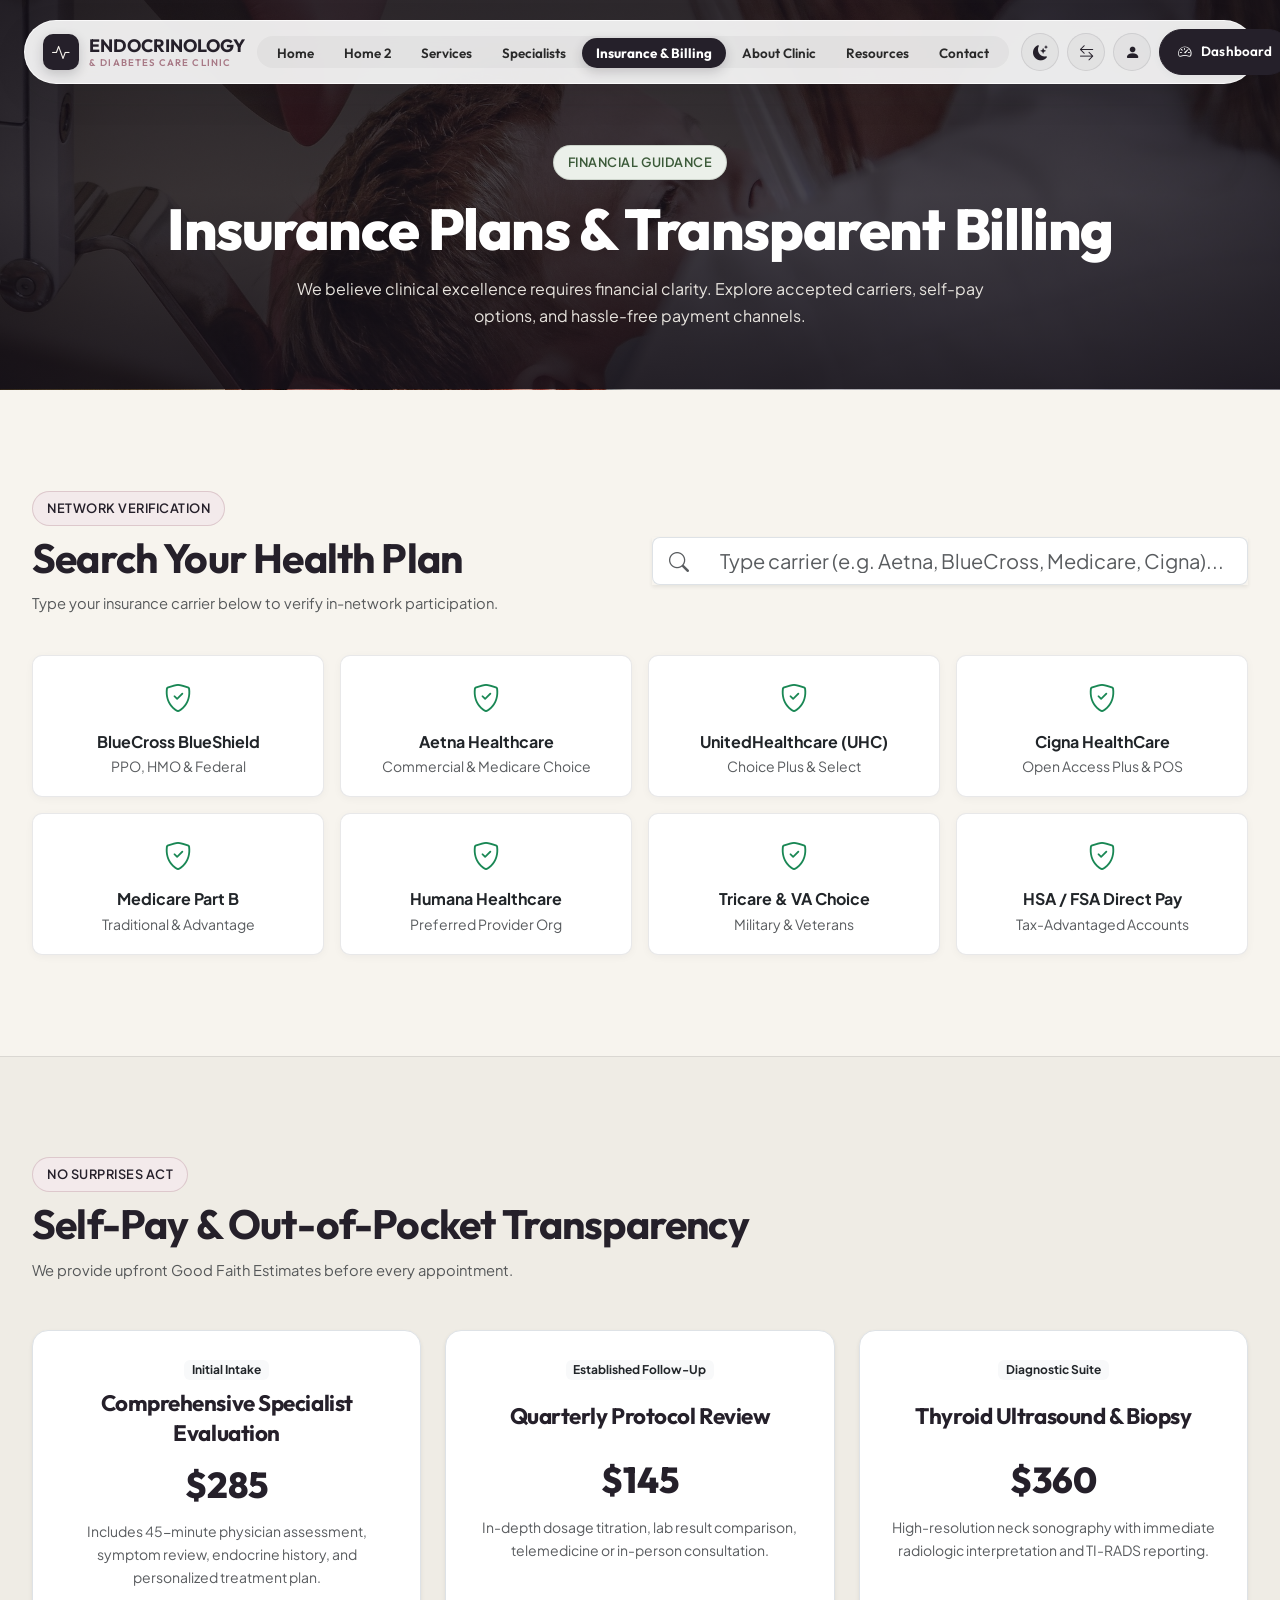
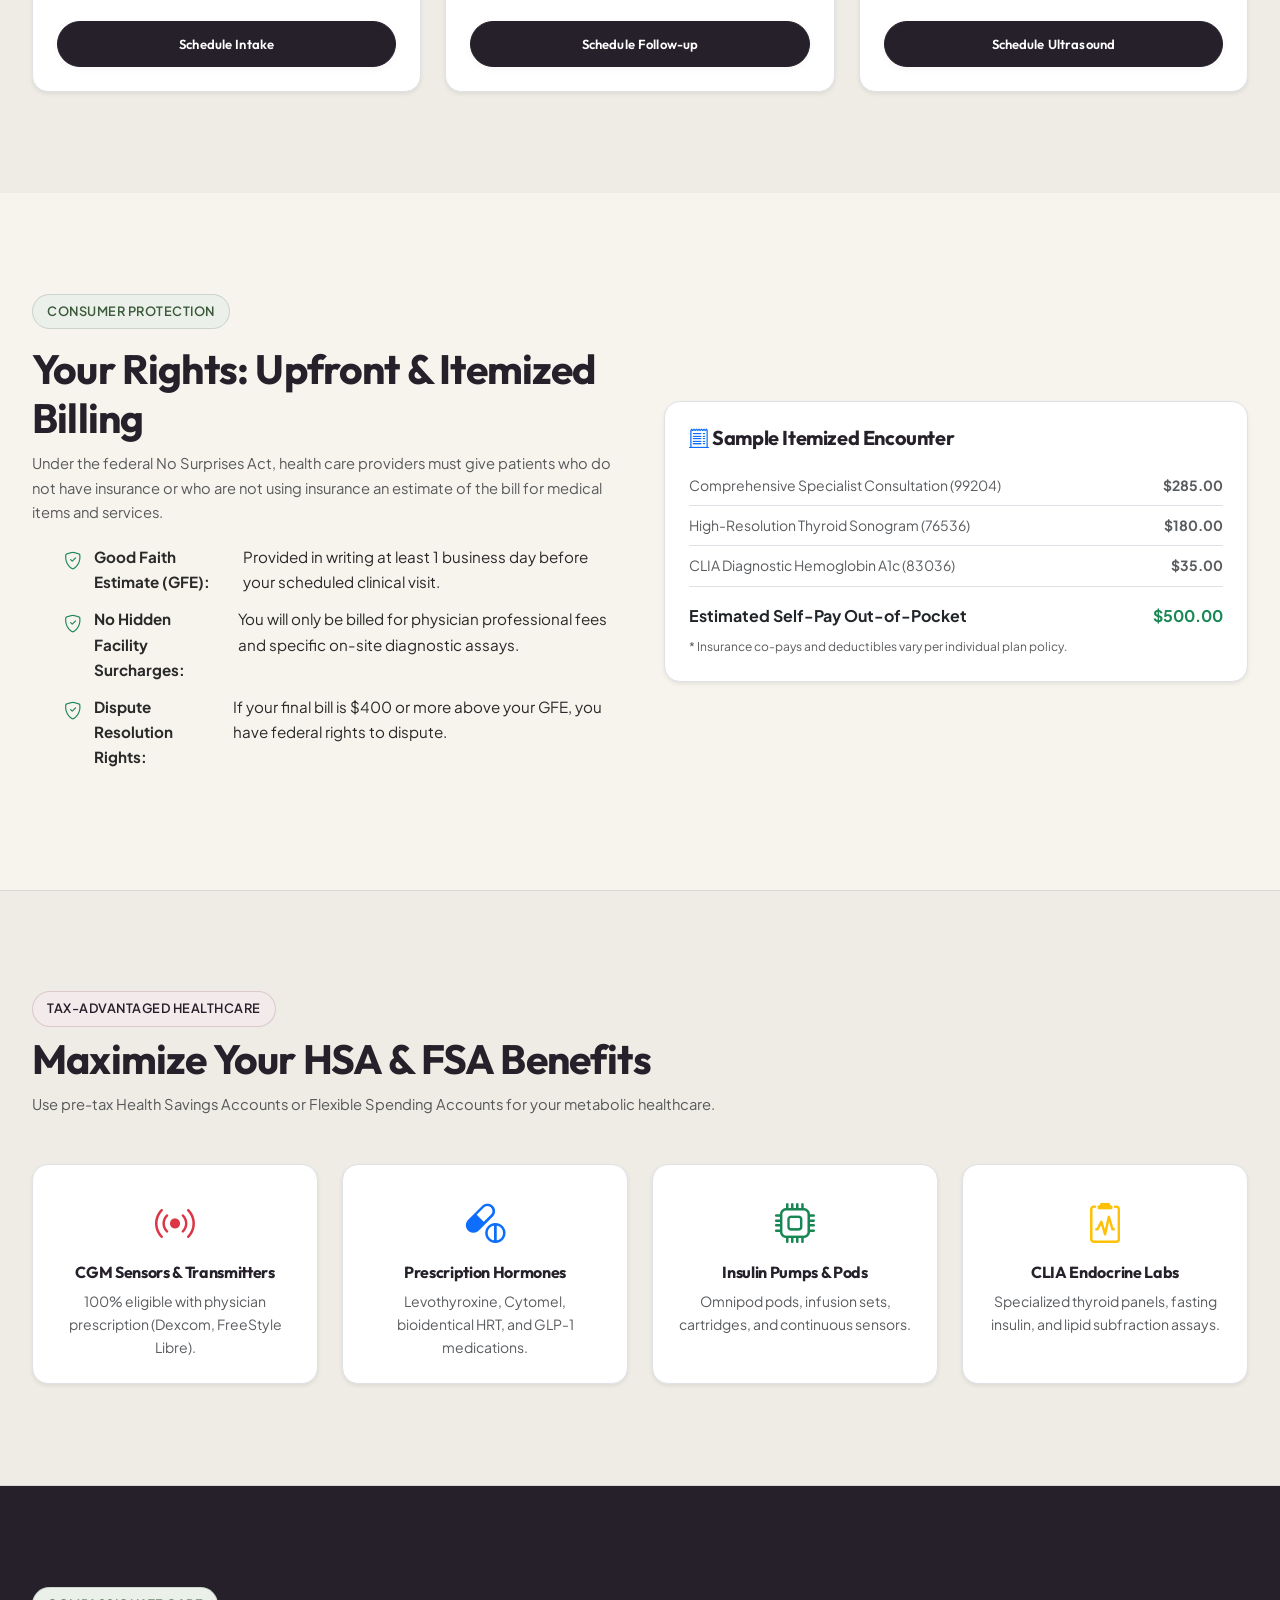
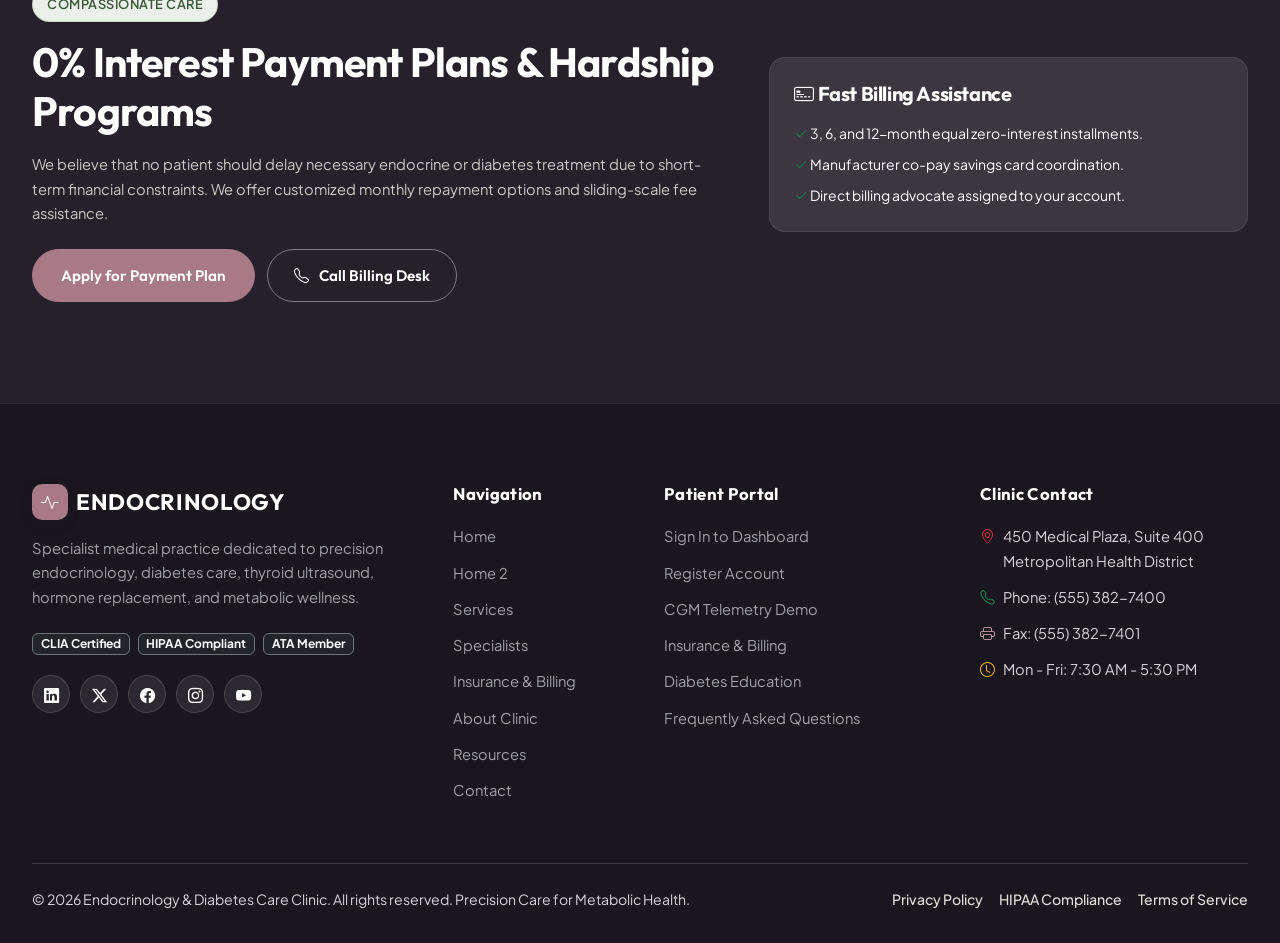
<file: insurance-billing.html>
<!DOCTYPE html>
<html lang="en">
<head>
  <meta charset="UTF-8">
  <meta name="viewport" content="width=device-width, initial-scale=1.0">
  <title>Insurance & Billing Guidance | Endocrinology & Diabetes Care</title>
  <meta name="description" content="Accepted insurance carriers, clear pricing schedule, Medicare coverage, and payment options for our endocrine clinic.">
  
  <!-- Bootstrap 5 CSS & Icons -->
  <link href="https://cdn.jsdelivr.net/npm/bootstrap@5.3.3/dist/css/bootstrap.min.css" rel="stylesheet">
  <link rel="stylesheet" href="https://cdn.jsdelivr.net/npm/bootstrap-icons@1.11.3/font/bootstrap-icons.min.css">
  
  <!-- Favicon -->
  <link rel="icon" type="image/svg+xml" href="favicon.svg">
  
  <!-- Custom CSS -->
  <link rel="stylesheet" href="css/main.css">
</head>
<body>

  <!-- =========================================================================
       FLOATING CAPSULE HEADER + MAGNETIC MENU + FULLSCREEN TRIGGER (☰)
       ========================================================================= -->
  <header class="site-header" id="siteHeader">
    <div class="header-inner">
      <!-- Brand Logo -->
      <a href="index.html" class="brand-logo" id="headerBrandLogo">
        <div class="brand-logo-icon">
          <i class="bi bi-activity"></i>
        </div>
        <div>
          ENDOCRINOLOGY
          <span class="brand-text-sub">& Diabetes Care Clinic</span>
        </div>
      </a>

      <!-- Magnetic Desktop Menu -->
      <ul class="desktop-nav" id="desktopNav">
        <li><a href="index.html" class="desktop-nav-link">Home</a></li>
        <li><a href="home-2.html" class="desktop-nav-link">Home 2</a></li>
        <li><a href="services.html" class="desktop-nav-link">Services</a></li>
        <li><a href="doctors.html" class="desktop-nav-link">Specialists</a></li>
        <li><a href="insurance-billing.html" class="desktop-nav-link active">Insurance & Billing</a></li>
        <li><a href="about.html" class="desktop-nav-link">About Clinic</a></li>
        <li><a href="patient-resources.html" class="desktop-nav-link">Resources</a></li>
        <li><a href="contact.html" class="desktop-nav-link">Contact</a></li>
      </ul>

      <!-- Right Group: Theme + RTL + Login Icon + Dashboard Button + Mobile Hamburger (<= 1024px) -->
      <div class="header-right-group">
        <!-- Theme Toggle -->
        <button class="btn-nav-icon theme-toggle-btn" aria-label="Toggle Theme" title="Toggle Light/Dark Theme">
          <i class="bi bi-moon-stars-fill"></i>
        </button>
        <!-- RTL Toggle (Opposing Arrows Icon) -->
        <button class="btn-nav-icon rtl-toggle-btn" aria-label="Toggle RTL" title="Toggle RTL / LTR Layout">
          <i class="bi bi-arrow-left-right"></i>
        </button>
        <!-- Patient Login Icon -->
        <a href="login.html" class="btn-nav-icon" aria-label="Patient Login" title="Patient Portal Login">
          <i class="bi bi-person-fill"></i>
        </a>
        <!-- Dashboard Button -->
        <a href="dashboard.html" class="btn-primary-plum btn-pill-sm header-dash-btn">
          <i class="bi bi-speedometer2"></i> Dashboard
        </a>
        <!-- Mobile Hamburger (<= 1024px) -->
        <button class="nav-hamburger-btn" id="hamburgerBtn" aria-label="Toggle Navigation Menu">
          <span></span>
          <span></span>
          <span></span>
        </button>
      </div>
    </div>
  </header>

  <!-- =========================================================================
       FULLSCREEN NAVIGATION OVERLAY
       ========================================================================= -->
  <div class="fullscreen-nav-overlay" id="fullscreenNav">
    <div class="fullscreen-nav-header">
      <a href="index.html" class="brand-logo" style="color:#ffffff;">
        <div class="brand-logo-icon" style="background:#ffffff; color:#25202A;"><i class="bi bi-activity"></i></div>
        <div class="text-white">ENDOCRINOLOGY <span class="brand-text-sub" style="color:var(--color-muted-mauve);">Precision Care</span></div>
      </a>
      <div class="d-flex align-items-center gap-2">
        <button class="btn-nav-icon theme-toggle-btn" aria-label="Toggle Theme" title="Toggle Light/Dark Theme" style="background:rgba(255,255,255,0.12); color:#FFFFFF; border-color:rgba(255,255,255,0.2);">
          <i class="bi bi-moon-stars-fill"></i>
        </button>
        <button class="btn-nav-icon rtl-toggle-btn" aria-label="Toggle RTL" title="Toggle RTL / LTR Layout" style="background:rgba(255,255,255,0.12); color:#FFFFFF; border-color:rgba(255,255,255,0.2);">
          <i class="bi bi-arrow-left-right"></i>
        </button>
        <button class="fullscreen-close-btn" id="fullscreenCloseBtn" aria-label="Close Menu">
          <i class="bi bi-x-lg"></i>
        </button>
      </div>
    </div>

    <div class="fullscreen-nav-body">
      <div class="container-fluid">
        <div class="row align-items-center g-5">
          <!-- Main Navigation Links -->
          <div class="col-lg-7">
            <ul class="fullscreen-nav-links">
              <li>
                <a href="index.html" class="fullscreen-link-item">
                  <span class="fullscreen-link-num">01</span>
                  <span class="fullscreen-link-text">Home</span>
                </a>
              </li>
              <li>
                <a href="home-2.html" class="fullscreen-link-item">
                  <span class="fullscreen-link-num">02</span>
                  <span class="fullscreen-link-text">Home 2</span>
                </a>
              </li>
              <li>
                <a href="services.html" class="fullscreen-link-item">
                  <span class="fullscreen-link-num">03</span>
                  <span class="fullscreen-link-text">Services</span>
                </a>
              </li>
              <li>
                <a href="doctors.html" class="fullscreen-link-item">
                  <span class="fullscreen-link-num">04</span>
                  <span class="fullscreen-link-text">Specialists</span>
                </a>
              </li>
              <li>
                <a href="insurance-billing.html" class="fullscreen-link-item active">
                  <span class="fullscreen-link-num">05</span>
                  <span class="fullscreen-link-text">Insurance & Billing</span>
                </a>
              </li>
              <li>
                <a href="about.html" class="fullscreen-link-item">
                  <span class="fullscreen-link-num">06</span>
                  <span class="fullscreen-link-text">About Clinic</span>
                </a>
              </li>
              <li>
                <a href="patient-resources.html" class="fullscreen-link-item">
                  <span class="fullscreen-link-num">07</span>
                  <span class="fullscreen-link-text">Resources</span>
                </a>
              </li>
              <li>
                <a href="contact.html" class="fullscreen-link-item">
                  <span class="fullscreen-link-num">08</span>
                  <span class="fullscreen-link-text">Contact</span>
                </a>
              </li>
            </ul>
          </div>

          <!-- Quick Hub Card -->
          <div class="col-lg-5">
            <div class="fullscreen-hub-card">
              <span class="badge-clinical badge-clinical-mauve mb-3">Patient Telemetry Portal</span>
              <h4 class="text-white mb-2">Access Your Health Record</h4>
              <p class="small text-white-50 mb-4">
                Review real-time continuous glucose trends, lab panel results, and manage prescription refills securely.
              </p>
              <div class="d-flex flex-column gap-2 mb-4">
                <a href="dashboard.html" class="btn-primary-plum w-100 justify-content-center" style="background:#ffffff; color:#25202A;">
                  <i class="bi bi-speedometer2"></i> Patient Dashboard <span class="d-none d-sm-inline">(Live Telemetry)</span>
                </a>
                <div class="d-flex gap-2">
                  <a href="login.html" class="btn-mauve w-50 justify-content-center">
                    <i class="bi bi-shield-lock"></i> Login
                  </a>
                  <a href="register.html" class="btn-outline-plum w-50 justify-content-center" style="color:#ffffff; border-color:rgba(255,255,255,0.3);">
                    <i class="bi bi-person-plus"></i> Register
                  </a>
                </div>
              </div>

              <hr style="border-color: rgba(255,255,255,0.15);" />

              <div class="small text-white-50 d-flex flex-column gap-2">
                <div><i class="bi bi-telephone-fill text-white"></i> <strong>Urgent Triage:</strong> (617) 555-0199</div>
                <div><i class="bi bi-geo-alt-fill text-white"></i> Joslin Way, Longwood Medical Area, Boston MA</div>
                <div><i class="bi bi-clock-fill text-white"></i> Mon–Fri: 7:30 AM – 5:30 PM EST</div>
              </div>

              <div class="footer-social-icons mt-4">
                <a href="https://linkedin.com" target="_blank" class="footer-social-btn" aria-label="LinkedIn"><i class="bi bi-linkedin"></i></a>
                <a href="https://twitter.com" target="_blank" class="footer-social-btn" aria-label="Twitter"><i class="bi bi-twitter-x"></i></a>
                <a href="https://facebook.com" target="_blank" class="footer-social-btn" aria-label="Facebook"><i class="bi bi-facebook"></i></a>
                <a href="https://instagram.com" target="_blank" class="footer-social-btn" aria-label="Instagram"><i class="bi bi-instagram"></i></a>
                <a href="https://youtube.com" target="_blank" class="footer-social-btn" aria-label="YouTube"><i class="bi bi-youtube"></i></a>
              </div>
            </div>
          </div>
        </div>
      </div>
    </div>
  </div>

  <!-- =========================================================================
       PAGE HERO BANNER (WITH CLINICAL BACKGROUND IMAGE)
       ========================================================================= -->
  <section class="page-hero-banner" style="background-image: url('image/1 (19).jpg');">
    <div class="page-hero-overlay"></div>
    <div class="container page-hero-content">
      <span class="badge-clinical badge-clinical-sage mb-3">Financial Guidance</span>
      <h1 class="page-hero-title">Insurance Plans & Transparent Billing</h1>
      <p class="page-hero-subtitle">
        We believe clinical excellence requires financial clarity. Explore accepted carriers, self-pay options, and hassle-free payment channels.
      </p>
    </div>
  </section>

  <!-- =========================================================================
       INSURANCE SEARCH & ACCEPTED CARRIERS
       ========================================================================= -->
  <section class="py-5" style="background: var(--color-warm-ivory);">
    <div class="container py-4">
      <div class="row align-items-center mb-4">
        <div class="col-lg-6 text-start">
          <span class="badge-clinical badge-clinical-mauve mb-2">Network Verification</span>
          <h2 class="text-start">Search Your Health Plan</h2>
          <p class="text-muted">Type your insurance carrier below to verify in-network participation.</p>
        </div>
        <div class="col-lg-6">
          <div class="input-group input-group-lg shadow-sm">
            <span class="input-group-text bg-white border-end-0"><i class="bi bi-search text-muted"></i></span>
            <input type="text" class="form-control border-start-0" id="insuranceSearch" placeholder="Type carrier (e.g. Aetna, BlueCross, Medicare, Cigna)..." />
          </div>
        </div>
      </div>

      <div class="row g-3" id="insuranceCardsList">
        <div class="col-6 col-md-4 col-lg-3 insurance-card-item">
          <div class="insurance-card-box">
            <i class="bi bi-shield-check text-success fs-3 mb-2 d-block"></i>
            <strong class="text-dark d-block">BlueCross BlueShield</strong>
            <small class="text-muted">PPO, HMO & Federal</small>
          </div>
        </div>
        <div class="col-6 col-md-4 col-lg-3 insurance-card-item">
          <div class="insurance-card-box">
            <i class="bi bi-shield-check text-success fs-3 mb-2 d-block"></i>
            <strong class="text-dark d-block">Aetna Healthcare</strong>
            <small class="text-muted">Commercial & Medicare Choice</small>
          </div>
        </div>
        <div class="col-6 col-md-4 col-lg-3 insurance-card-item">
          <div class="insurance-card-box">
            <i class="bi bi-shield-check text-success fs-3 mb-2 d-block"></i>
            <strong class="text-dark d-block">UnitedHealthcare (UHC)</strong>
            <small class="text-muted">Choice Plus & Select</small>
          </div>
        </div>
        <div class="col-6 col-md-4 col-lg-3 insurance-card-item">
          <div class="insurance-card-box">
            <i class="bi bi-shield-check text-success fs-3 mb-2 d-block"></i>
            <strong class="text-dark d-block">Cigna HealthCare</strong>
            <small class="text-muted">Open Access Plus & POS</small>
          </div>
        </div>
        <div class="col-6 col-md-4 col-lg-3 insurance-card-item">
          <div class="insurance-card-box">
            <i class="bi bi-shield-check text-success fs-3 mb-2 d-block"></i>
            <strong class="text-dark d-block">Medicare Part B</strong>
            <small class="text-muted">Traditional & Advantage</small>
          </div>
        </div>
        <div class="col-6 col-md-4 col-lg-3 insurance-card-item">
          <div class="insurance-card-box">
            <i class="bi bi-shield-check text-success fs-3 mb-2 d-block"></i>
            <strong class="text-dark d-block">Humana Healthcare</strong>
            <small class="text-muted">Preferred Provider Org</small>
          </div>
        </div>
        <div class="col-6 col-md-4 col-lg-3 insurance-card-item">
          <div class="insurance-card-box">
            <i class="bi bi-shield-check text-success fs-3 mb-2 d-block"></i>
            <strong class="text-dark d-block">Tricare & VA Choice</strong>
            <small class="text-muted">Military & Veterans</small>
          </div>
        </div>
        <div class="col-6 col-md-4 col-lg-3 insurance-card-item">
          <div class="insurance-card-box">
            <i class="bi bi-shield-check text-success fs-3 mb-2 d-block"></i>
            <strong class="text-dark d-block">HSA / FSA Direct Pay</strong>
            <small class="text-muted">Tax-Advantaged Accounts</small>
          </div>
        </div>
      </div>
    </div>
  </section>

  <!-- =========================================================================
       TRANSPARENT SELF-PAY PRICING
       ========================================================================= -->
  <section class="py-5" style="background: var(--color-warm-ivory-alt); border-top: 1px solid var(--color-border-subtle);">
    <div class="container py-4">
      <div class="mb-5 text-start">
        <span class="badge-clinical badge-clinical-mauve mb-2">No Surprises Act</span>
        <h2 class="text-start">Self-Pay & Out-of-Pocket Transparency</h2>
        <p class="text-muted mb-0 text-start">We provide upfront Good Faith Estimates before every appointment.</p>
      </div>

      <div class="row g-4 justify-content-center">
        <div class="col-md-4">
          <div class="p-4 bg-white rounded-4 border shadow-sm text-center h-100 d-flex flex-column justify-content-between">
            <div>
              <span class="badge bg-light text-dark mb-2">Initial Intake</span>
              <h4 class="mb-2" style="min-height: 56px; display: flex; align-items: center; justify-content: center;">Comprehensive Specialist Evaluation</h4>
              <div class="pricing-amount">$285</div>
              <p class="text-muted small">Includes 45-minute physician assessment, symptom review, endocrine history, and personalized treatment plan.</p>
            </div>
            <a href="contact.html" class="btn-primary-plum btn-pill-sm w-100 justify-content-center mt-3">Schedule Intake</a>
          </div>
        </div>
        <div class="col-md-4">
          <div class="p-4 bg-white rounded-4 border shadow-sm text-center h-100 d-flex flex-column justify-content-between">
            <div>
              <span class="badge bg-light text-dark mb-2">Established Follow-Up</span>
              <h4 class="mb-2" style="min-height: 56px; display: flex; align-items: center; justify-content: center;">Quarterly Protocol Review</h4>
              <div class="pricing-amount">$145</div>
              <p class="text-muted small">In-depth dosage titration, lab result comparison, telemedicine or in-person consultation.</p>
            </div>
            <a href="contact.html" class="btn-primary-plum btn-pill-sm w-100 justify-content-center mt-3">Schedule Follow-up</a>
          </div>
        </div>
        <div class="col-md-4">
          <div class="p-4 bg-white rounded-4 border shadow-sm text-center h-100 d-flex flex-column justify-content-between">
            <div>
              <span class="badge bg-light text-dark mb-2">Diagnostic Suite</span>
              <h4 class="mb-2" style="min-height: 56px; display: flex; align-items: center; justify-content: center;">Thyroid Ultrasound & Biopsy</h4>
              <div class="pricing-amount">$360</div>
              <p class="text-muted small">High-resolution neck sonography with immediate radiologic interpretation and TI-RADS reporting.</p>
            </div>
            <a href="contact.html" class="btn-primary-plum btn-pill-sm w-100 justify-content-center mt-3">Schedule Ultrasound</a>
          </div>
        </div>
      </div>
    </div>
  </section>

  <!-- =========================================================================
       SECTION 4: NO SURPRISES ACT & GOOD FAITH ESTIMATE RIGHTS
       ========================================================================= -->
  <section class="py-5" style="background: var(--color-warm-ivory);">
    <div class="container py-4">
      <div class="row align-items-center g-5">
        <div class="col-lg-6 text-start">
          <span class="badge-clinical badge-clinical-sage mb-3">Consumer Protection</span>
          <h2 class="text-start">Your Rights: Upfront & Itemized Billing</h2>
          <p class="text-muted">
            Under the federal No Surprises Act, health care providers must give patients who do not have insurance or who are not using insurance an estimate of the bill for medical items and services.
          </p>
          <ul class="timeline-feature-list">
            <li><i class="bi bi-shield-check text-success"></i> <strong>Good Faith Estimate (GFE):</strong> Provided in writing at least 1 business day before your scheduled clinical visit.</li>
            <li><i class="bi bi-shield-check text-success"></i> <strong>No Hidden Facility Surcharges:</strong> You will only be billed for physician professional fees and specific on-site diagnostic assays.</li>
            <li><i class="bi bi-shield-check text-success"></i> <strong>Dispute Resolution Rights:</strong> If your final bill is $400 or more above your GFE, you have federal rights to dispute.</li>
          </ul>
        </div>
        <div class="col-lg-6">
          <div class="p-4 bg-white rounded-4 border shadow-sm">
            <h5 class="mb-3"><i class="bi bi-receipt-cutoff text-primary"></i> Sample Itemized Encounter</h5>
            <div class="d-flex justify-content-between py-2 border-bottom small text-muted">
              <span>Comprehensive Specialist Consultation (99204)</span>
              <strong>$285.00</strong>
            </div>
            <div class="d-flex justify-content-between py-2 border-bottom small text-muted">
              <span>High-Resolution Thyroid Sonogram (76536)</span>
              <strong>$180.00</strong>
            </div>
            <div class="d-flex justify-content-between py-2 border-bottom small text-muted">
              <span>CLIA Diagnostic Hemoglobin A1c (83036)</span>
              <strong>$35.00</strong>
            </div>
            <div class="d-flex justify-content-between pt-3 fw-bold text-dark">
              <span>Estimated Self-Pay Out-of-Pocket</span>
              <span class="text-success">$500.00</span>
            </div>
            <small class="text-muted d-block mt-2" style="font-size: 0.75rem;">* Insurance co-pays and deductibles vary per individual plan policy.</small>
          </div>
        </div>
      </div>
    </div>
  </section>

  <!-- =========================================================================
       SECTION 5: HSA / FSA ELIGIBLE EXPENSES GUIDE
       ========================================================================= -->
  <section class="py-5" style="background: var(--color-warm-ivory-alt); border-top: 1px solid var(--color-border-subtle); border-bottom: 1px solid var(--color-border-subtle);">
    <div class="container py-4">
      <div class="mb-5 text-start">
        <span class="badge-clinical badge-clinical-mauve mb-2">Tax-Advantaged Healthcare</span>
        <h2 class="text-start">Maximize Your HSA & FSA Benefits</h2>
        <p class="text-muted mb-0 text-start">Use pre-tax Health Savings Accounts or Flexible Spending Accounts for your metabolic healthcare.</p>
      </div>

      <div class="row g-4">
        <div class="col-md-3">
          <div class="p-4 bg-white rounded-4 border text-center h-100 shadow-sm">
            <i class="bi bi-broadcast text-danger fs-1 mb-2 d-block"></i>
            <h6 class="fw-bold">CGM Sensors & Transmitters</h6>
            <p class="small text-muted mb-0">100% eligible with physician prescription (Dexcom, FreeStyle Libre).</p>
          </div>
        </div>
        <div class="col-md-3">
          <div class="p-4 bg-white rounded-4 border text-center h-100 shadow-sm">
            <i class="bi bi-capsule-pill text-primary fs-1 mb-2 d-block"></i>
            <h6 class="fw-bold">Prescription Hormones</h6>
            <p class="small text-muted mb-0">Levothyroxine, Cytomel, bioidentical HRT, and GLP-1 medications.</p>
          </div>
        </div>
        <div class="col-md-3">
          <div class="p-4 bg-white rounded-4 border text-center h-100 shadow-sm">
            <i class="bi bi-cpu text-success fs-1 mb-2 d-block"></i>
            <h6 class="fw-bold">Insulin Pumps & Pods</h6>
            <p class="small text-muted mb-0">Omnipod pods, infusion sets, cartridges, and continuous sensors.</p>
          </div>
        </div>
        <div class="col-md-3">
          <div class="p-4 bg-white rounded-4 border text-center h-100 shadow-sm">
            <i class="bi bi-clipboard2-pulse text-warning fs-1 mb-2 d-block"></i>
            <h6 class="fw-bold">CLIA Endocrine Labs</h6>
            <p class="small text-muted mb-0">Specialized thyroid panels, fasting insulin, and lipid subfraction assays.</p>
          </div>
        </div>
      </div>
    </div>
  </section>

  <!-- =========================================================================
       SECTION 6: PAYMENT PLANS & FINANCIAL HARDSHIP
       ========================================================================= -->
  <section class="py-5" style="background: var(--color-midnight-plum); color: #FFF;" id="patientHardship">
    <div class="container py-4">
      <div class="row align-items-center g-5">
        <div class="col-lg-7 text-start">
          <span class="badge-clinical badge-clinical-sage mb-3">Compassionate Care</span>
          <h2 class="text-white mb-3 text-start">0% Interest Payment Plans & Hardship Programs</h2>
          <p style="color: rgba(247, 244, 238, 0.8);" class="mb-4">
            We believe that no patient should delay necessary endocrine or diabetes treatment due to short-term financial constraints. We offer customized monthly repayment options and sliding-scale fee assistance.
          </p>
          <div class="d-flex gap-2 flex-wrap compassionate-cta-group">
            <a href="contact.html?subject=billing-inquiry" class="btn-mauve">Apply for Payment Plan</a>
            <a href="tel:5553827400" class="btn-outline-plum" style="color:#FFF; border-color:rgba(255,255,255,0.4);"><i class="bi bi-telephone"></i> Call Billing Desk</a>
          </div>
        </div>
        <div class="col-lg-5">
          <div class="p-4 bg-white bg-opacity-10 rounded-4 border border-white border-opacity-10">
            <h5 class="text-white mb-3"><i class="bi bi-credit-card-2-front"></i> Fast Billing Assistance</h5>
            <ul class="list-unstyled text-white small d-flex flex-column gap-2 mb-0">
              <li><i class="bi bi-check2 text-success"></i> 3, 6, and 12-month equal zero-interest installments.</li>
              <li><i class="bi bi-check2 text-success"></i> Manufacturer co-pay savings card coordination.</li>
              <li><i class="bi bi-check2 text-success"></i> Direct billing advocate assigned to your account.</li>
            </ul>
          </div>
        </div>
      </div>
    </div>
  </section>

  <!-- =========================================================================
       SITE FOOTER
       ========================================================================= -->
  <footer class="site-footer">
    <div class="container">
      <div class="row g-5">
        <!-- Col 1: Brand & Badges & Socials -->
        <div class="col-lg-4">
          <div class="footer-brand">
            <div class="d-flex align-items-center gap-2 mb-3">
              <div class="brand-logo-icon" style="background: var(--color-muted-mauve);">
                <i class="bi bi-activity"></i>
              </div>
              <h4 class="text-white mb-0">ENDOCRINOLOGY</h4>
            </div>
            <p>Specialist medical practice dedicated to precision endocrinology, diabetes care, thyroid ultrasound, hormone replacement, and metabolic wellness.</p>
            <div class="d-flex gap-2 mt-4 flex-wrap">
              <span class="badge bg-dark border border-secondary text-light">CLIA Certified</span>
              <span class="badge bg-dark border border-secondary text-light">HIPAA Compliant</span>
              <span class="badge bg-dark border border-secondary text-light">ATA Member</span>
            </div>

            <!-- Social Media Channels -->
            <div class="footer-social-links">
              <a href="https://linkedin.com" target="_blank" rel="noopener" class="social-icon-btn" aria-label="LinkedIn"><i class="bi bi-linkedin"></i></a>
              <a href="https://twitter.com" target="_blank" rel="noopener" class="social-icon-btn" aria-label="Twitter X"><i class="bi bi-twitter-x"></i></a>
              <a href="https://facebook.com" target="_blank" rel="noopener" class="social-icon-btn" aria-label="Facebook"><i class="bi bi-facebook"></i></a>
              <a href="https://instagram.com" target="_blank" rel="noopener" class="social-icon-btn" aria-label="Instagram"><i class="bi bi-instagram"></i></a>
              <a href="https://youtube.com" target="_blank" rel="noopener" class="social-icon-btn" aria-label="YouTube"><i class="bi bi-youtube"></i></a>
            </div>
          </div>
        </div>

        <!-- Col 2: Navigation Links -->
        <div class="col-6 col-lg-2">
          <h5 class="footer-col-title">Navigation</h5>
          <ul class="footer-links">
            <li><a href="index.html">Home</a></li>
            <li><a href="home-2.html">Home 2</a></li>
            <li><a href="services.html">Services</a></li>
            <li><a href="doctors.html">Specialists</a></li>
            <li><a href="insurance-billing.html">Insurance & Billing</a></li>
            <li><a href="about.html">About Clinic</a></li>
            <li><a href="patient-resources.html">Resources</a></li>
            <li><a href="contact.html">Contact</a></li>
          </ul>
        </div>

        <!-- Col 3: Patient Portal Links -->
        <div class="col-6 col-lg-3">
          <h5 class="footer-col-title">Patient Portal</h5>
          <ul class="footer-links">
            <li><a href="login.html">Sign In to Dashboard</a></li>
            <li><a href="register.html">Register Account</a></li>
            <li><a href="dashboard.html">CGM Telemetry Demo</a></li>
            <li><a href="insurance-billing.html">Insurance & Billing</a></li>
            <li><a href="patient-resources.html">Diabetes Education</a></li>
            <li><a href="patient-resources.html#faq">Frequently Asked Questions</a></li>
          </ul>
        </div>

        <!-- Col 4: Clinic Contact Info -->
        <div class="col-lg-3">
          <h5 class="footer-col-title">Clinic Contact</h5>
          <ul class="footer-links" style="color: rgba(247, 244, 238, 0.85); font-size: 0.9rem;">
            <li class="d-flex gap-2"><i class="bi bi-geo-alt text-danger"></i> 450 Medical Plaza, Suite 400<br>Metropolitan Health District</li>
            <li class="d-flex gap-2"><i class="bi bi-telephone text-success"></i> Phone: (555) 382-7400</li>
            <li class="d-flex gap-2"><i class="bi bi-printer" style="color: #C49BA5;"></i> Fax: (555) 382-7401</li>
            <li class="d-flex gap-2"><i class="bi bi-clock text-warning"></i> Mon - Fri: 7:30 AM - 5:30 PM</li>
          </ul>
        </div>
      </div>

      <!-- Footer Bottom Bar -->
      <div class="footer-bottom">
        <div>&copy; 2026 Endocrinology & Diabetes Care Clinic. All rights reserved. Precision Care for Metabolic Health.</div>
        <div class="d-flex gap-3 flex-wrap">
          <a href="#">Privacy Policy</a>
          <a href="#">HIPAA Compliance</a>
          <a href="#">Terms of Service</a>
        </div>
      </div>
    </div>
  </footer>

  <script src="https://cdn.jsdelivr.net/npm/bootstrap@5.3.3/dist/js/bootstrap.bundle.min.js"></script>
  <script src="js/main.js"></script>
</body>
</html>
</file>
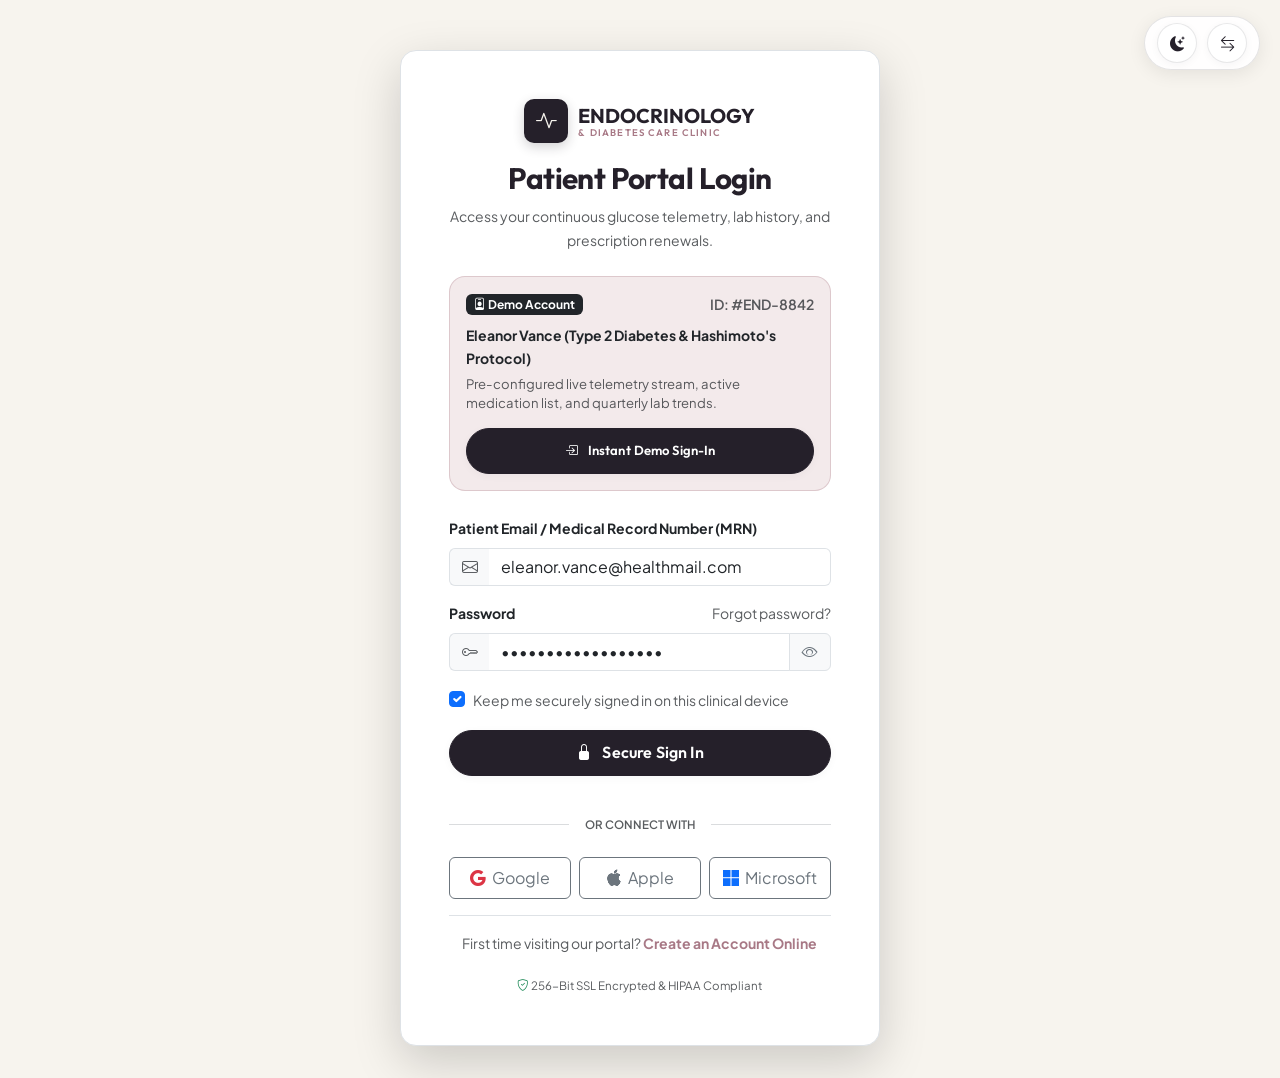
<file: login.html>
<!DOCTYPE html>
<html lang="en">
<head>
  <meta charset="UTF-8">
  <meta name="viewport" content="width=device-width, initial-scale=1.0">
  <title>Patient Portal Login | Endocrinology & Diabetes Care Clinic</title>
  <meta name="description" content="Secure portal access for continuous glucose telemetry, lab reports, medication schedules, and direct doctor communication.">
  
  <!-- Bootstrap 5 CSS & Icons -->
  <link href="https://cdn.jsdelivr.net/npm/bootstrap@5.3.3/dist/css/bootstrap.min.css" rel="stylesheet">
  <link rel="stylesheet" href="https://cdn.jsdelivr.net/npm/bootstrap-icons@1.11.3/font/bootstrap-icons.min.css">
  
  <!-- Favicon -->
  <link rel="icon" type="image/svg+xml" href="favicon.svg">
  
  <!-- Custom CSS -->
  <link rel="stylesheet" href="css/main.css">
  <style>
    .auth-top-corner {
      position: fixed !important;
      top: 16px !important;
      right: 20px !important;
      z-index: 9999 !important;
      display: flex !important;
      flex-direction: row !important;
      align-items: center !important;
      gap: 10px !important;
      background: rgba(255, 255, 255, 0.9);
      backdrop-filter: blur(12px);
      padding: 6px 12px;
      border-radius: 30px;
      border: 1px solid rgba(37, 32, 42, 0.12);
      box-shadow: 0 4px 18px rgba(0, 0, 0, 0.08);
    }
    [data-theme="dark"] .auth-top-corner {
      background: rgba(14, 14, 18, 0.9) !important;
      border-color: rgba(255, 255, 255, 0.15) !important;
    }
    html[dir="rtl"] .auth-top-corner {
      right: auto !important;
      left: 20px !important;
    }
    @media (max-width: 576px) {
      .auth-top-corner {
        top: 12px !important;
        right: 14px !important;
        padding: 4px 8px;
        gap: 6px !important;
      }
      html[dir="rtl"] .auth-top-corner {
        right: auto !important;
        left: 14px !important;
      }
      body {
        padding-top: 64px !important;
      }
    }
    .toggle-password-btn {
      border-color: var(--bs-border-color);
      color: #6c757d;
      background: #f8f9fa;
    }
    [data-theme="dark"] .toggle-password-btn {
      background: #16161A !important;
      color: #A1A1AA !important;
      border-color: rgba(255, 255, 255, 0.20) !important;
    }
    [data-theme="dark"] .toggle-password-btn:hover {
      color: #FFFFFF !important;
    }
  </style>
</head>
<body style="min-height: 100vh; display: flex; align-items: center; justify-content: center; background: var(--color-warm-ivory); padding: 50px 16px 32px;">

  <!-- Top-Right Corner Controls (Theme + RTL) Outside Container -->
  <div class="auth-top-corner">
    <!-- Theme Toggle -->
    <button class="btn-nav-icon theme-toggle-btn shadow-none" aria-label="Toggle Theme" title="Toggle Light/Dark Theme">
      <i class="bi bi-moon-stars-fill"></i>
    </button>
    <!-- RTL Toggle (Opposing Arrows) -->
    <button class="btn-nav-icon rtl-toggle-btn shadow-none" aria-label="Toggle RTL" title="Toggle RTL / LTR Layout">
      <i class="bi bi-arrow-left-right"></i>
    </button>
  </div>


  <!-- =========================================================================
       LOGIN CARD CONTAINER (NO HEADER & NO FOOTER)
       ========================================================================= -->
  <main class="container my-auto">
    <div class="row justify-content-center">
      <div class="col-md-8 col-lg-6 col-xl-5">
        
        <div class="auth-card p-3 p-sm-4 p-md-5 bg-white rounded-4 rounded-sm-5 border shadow-lg position-relative">
          
          <!-- CLICKABLE LOGO INSIDE CARD -->
          <div class="text-center mb-4">
            <a href="index.html" class="brand-logo d-inline-flex align-items-center justify-content-center mb-3 text-decoration-none">
              <div class="brand-logo-icon" style="width: 44px; height: 44px; font-size: 1.3rem;">
                <i class="bi bi-activity"></i>
              </div>
              <div class="text-start">
                <span class="fs-5 fw-bold d-block brand-title" style="color: var(--color-midnight-plum);">ENDOCRINOLOGY</span>
                <span class="brand-text-sub">& Diabetes Care Clinic</span>
              </div>
            </a>
            <h3 class="fw-bold" style="color: var(--color-midnight-plum);">Patient Portal Login</h3>
            <p class="text-muted small">Access your continuous glucose telemetry, lab history, and prescription renewals.</p>
          </div>

          <!-- Demo Patient Quick Access Banner -->
          <div class="p-3 mb-4 rounded-4" style="background: var(--color-muted-mauve-subtle); border: 1px solid rgba(168, 121, 134, 0.3);">
            <div class="d-flex align-items-center justify-content-between flex-wrap gap-2 mb-2">
              <span class="badge bg-dark text-white"><i class="bi bi-person-badge"></i> Demo Account</span>
              <small class="text-muted fw-semibold">ID: #END-8842</small>
            </div>
            <strong class="d-block text-dark small mb-1">Eleanor Vance (Type 2 Diabetes & Hashimoto's Protocol)</strong>
            <p class="small text-muted mb-3" style="font-size: 0.82rem; line-height: 1.45;">Pre-configured live telemetry stream, active medication list, and quarterly lab trends.</p>
            <a href="dashboard.html" class="btn-primary-plum btn-pill-sm w-100 justify-content-center text-center">
              <i class="bi bi-box-arrow-in-right"></i> Instant Demo Sign-In
            </a>
          </div>

          <form action="dashboard.html" method="GET">
            <div class="mb-3">
              <label class="form-label small fw-bold text-dark">Patient Email / Medical Record Number (MRN)</label>
              <div class="input-group">
                <span class="input-group-text bg-light border-end-0"><i class="bi bi-envelope text-muted"></i></span>
                <input type="text" class="form-control border-start-0" value="eleanor.vance@healthmail.com" required />
              </div>
            </div>

            <div class="mb-3">
              <div class="d-flex justify-content-between">
                <label class="form-label small fw-bold text-dark">Password</label>
                <a href="javascript:alert('Password reset instructions sent to registered phone via SMS code.');" class="small text-muted">Forgot password?</a>
              </div>
              <div class="input-group">
                <span class="input-group-text bg-light border-end-0"><i class="bi bi-key text-muted"></i></span>
                <input type="password" id="loginPassword" class="form-control border-start-0 border-end-0" value="PatientSecret2026!" required />
                <button class="btn toggle-password-btn" type="button" aria-label="Toggle password visibility" onclick="togglePasswordVisibility('loginPassword', this)">
                  <i class="bi bi-eye"></i>
                </button>
              </div>
            </div>

            <div class="form-check mb-3">
              <input class="form-check-input" type="checkbox" id="rememberMe" checked />
              <label class="form-check-label small text-muted" for="rememberMe">
                Keep me securely signed in on this clinical device
              </label>
            </div>

            <button type="submit" class="btn-primary-plum w-100 justify-content-center py-2 fs-6 mb-3">
              <i class="bi bi-lock-fill"></i> Secure Sign In
            </button>

            <!-- Social Links / SSO Authentication -->
            <div class="d-flex align-items-center my-3">
              <hr class="flex-grow-1 border-secondary opacity-25">
              <span class="px-3 text-muted small text-uppercase fw-semibold" style="font-size: 0.72rem;">Or connect with</span>
              <hr class="flex-grow-1 border-secondary opacity-25">
            </div>

            <div class="row g-2 mb-3">
              <div class="col-4">
                <button type="button" class="btn btn-outline-secondary w-100 py-2 d-flex align-items-center justify-content-center gap-1 small" onclick="alert('Connecting to Google Health SSO...');">
                  <i class="bi bi-google text-danger"></i> <span class="d-none d-sm-inline">Google</span>
                </button>
              </div>
              <div class="col-4">
                <button type="button" class="btn btn-outline-secondary w-100 py-2 d-flex align-items-center justify-content-center gap-1 small" onclick="alert('Connecting to Apple Health ID...');">
                  <i class="bi bi-apple"></i> <span class="d-none d-sm-inline">Apple</span>
                </button>
              </div>
              <div class="col-4">
                <button type="button" class="btn btn-outline-secondary w-100 py-2 d-flex align-items-center justify-content-center gap-1 small" onclick="alert('Connecting to Microsoft Health SSO...');">
                  <i class="bi bi-microsoft text-primary"></i> <span class="d-none d-sm-inline">Microsoft</span>
                </button>
              </div>
            </div>
          </form>

          <div class="text-center mt-3 pt-3 border-top">
            <small class="text-muted d-block">
              First time visiting our portal? 
              <a href="register.html" class="fw-bold d-inline-block text-nowrap" style="color: var(--color-muted-mauve);">Create an Account Online</a>
            </small>
          </div>

          <div class="text-center mt-3">
            <small class="text-muted" style="font-size: 0.72rem;">
              <i class="bi bi-shield-check text-success"></i> 256-Bit SSL Encrypted & HIPAA Compliant
            </small>
          </div>

        </div>
      </div>
    </div>
  </main>

  <!-- Password Visibility Toggle Script -->
  <script>
    function togglePasswordVisibility(fieldId, btn) {
      const field = document.getElementById(fieldId);
      const icon = btn.querySelector('i');
      if (field.type === 'password') {
        field.type = 'text';
        icon.classList.remove('bi-eye');
        icon.classList.add('bi-eye-slash');
      } else {
        field.type = 'password';
        icon.classList.remove('bi-eye-slash');
        icon.classList.add('bi-eye');
      }
    }
  </script>

  <!-- Main JavaScript -->
  <script src="js/main.js"></script>
</body>
</html>
</file>
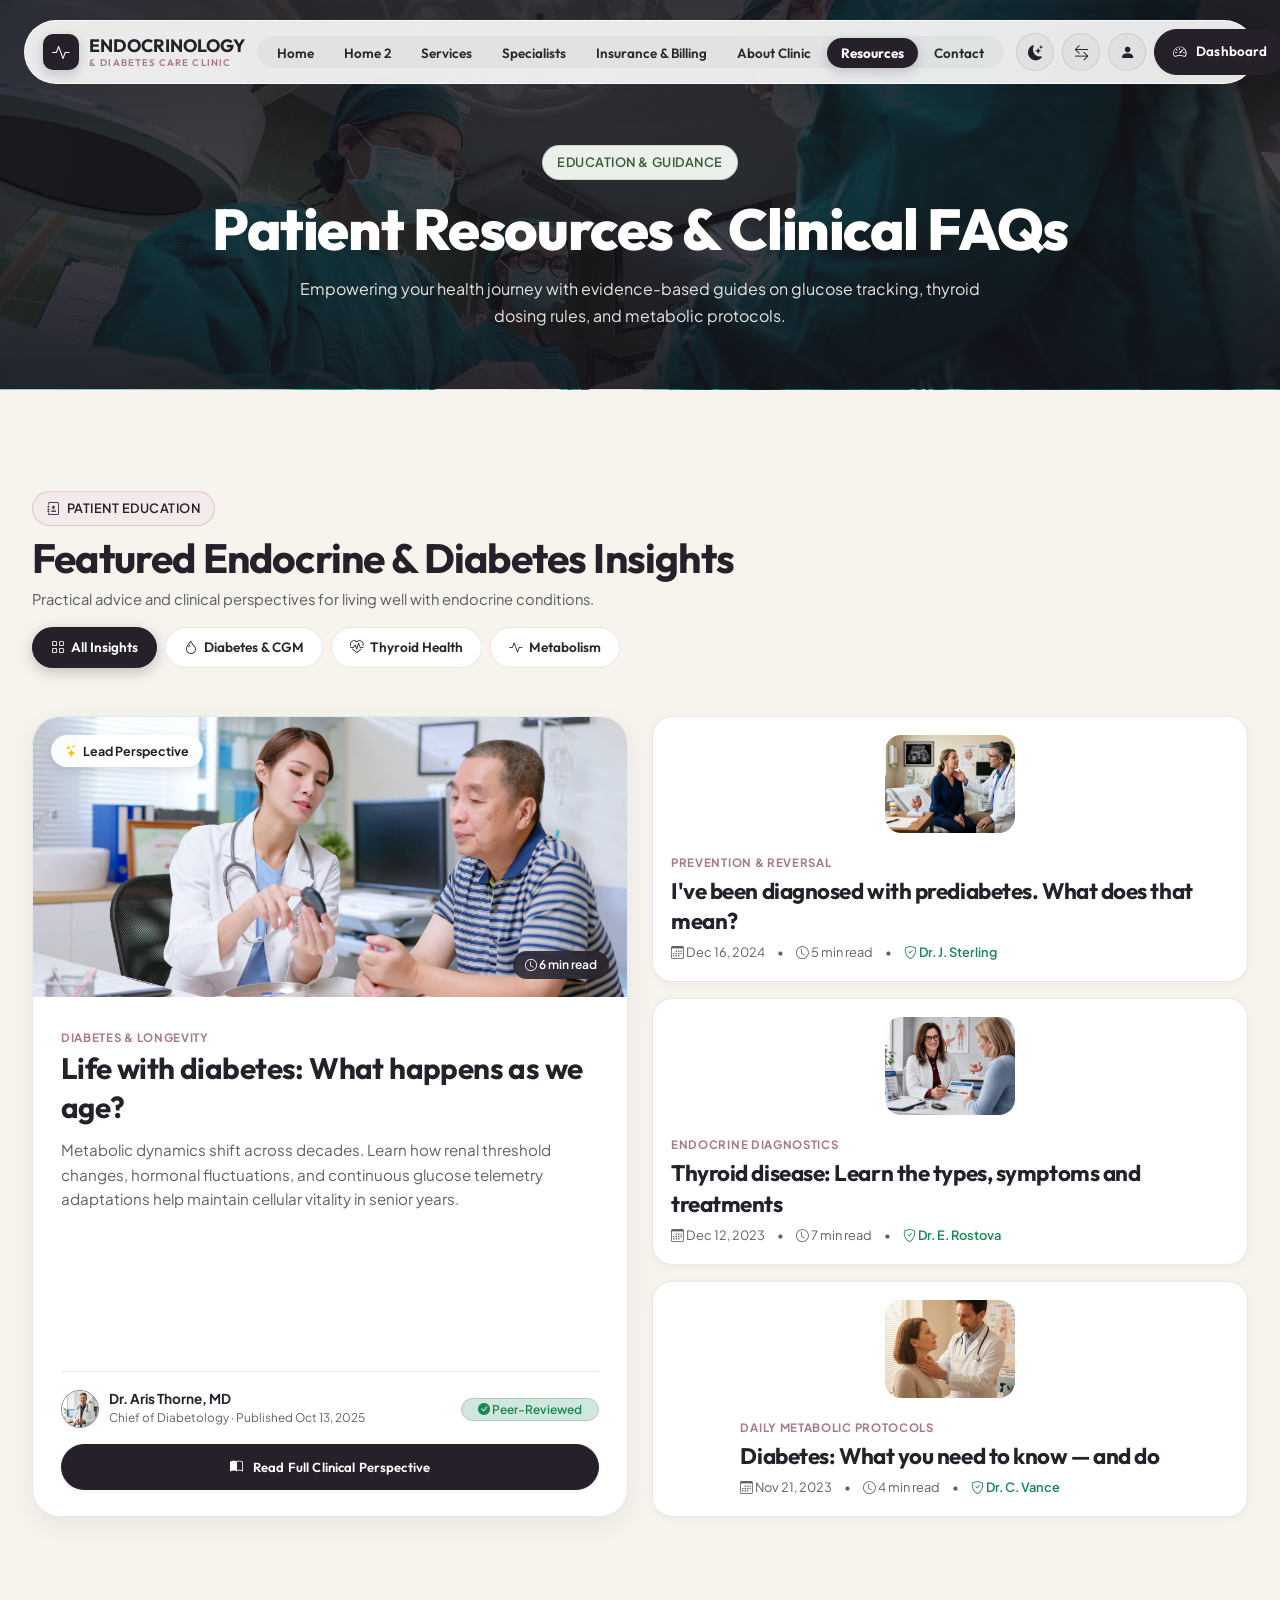
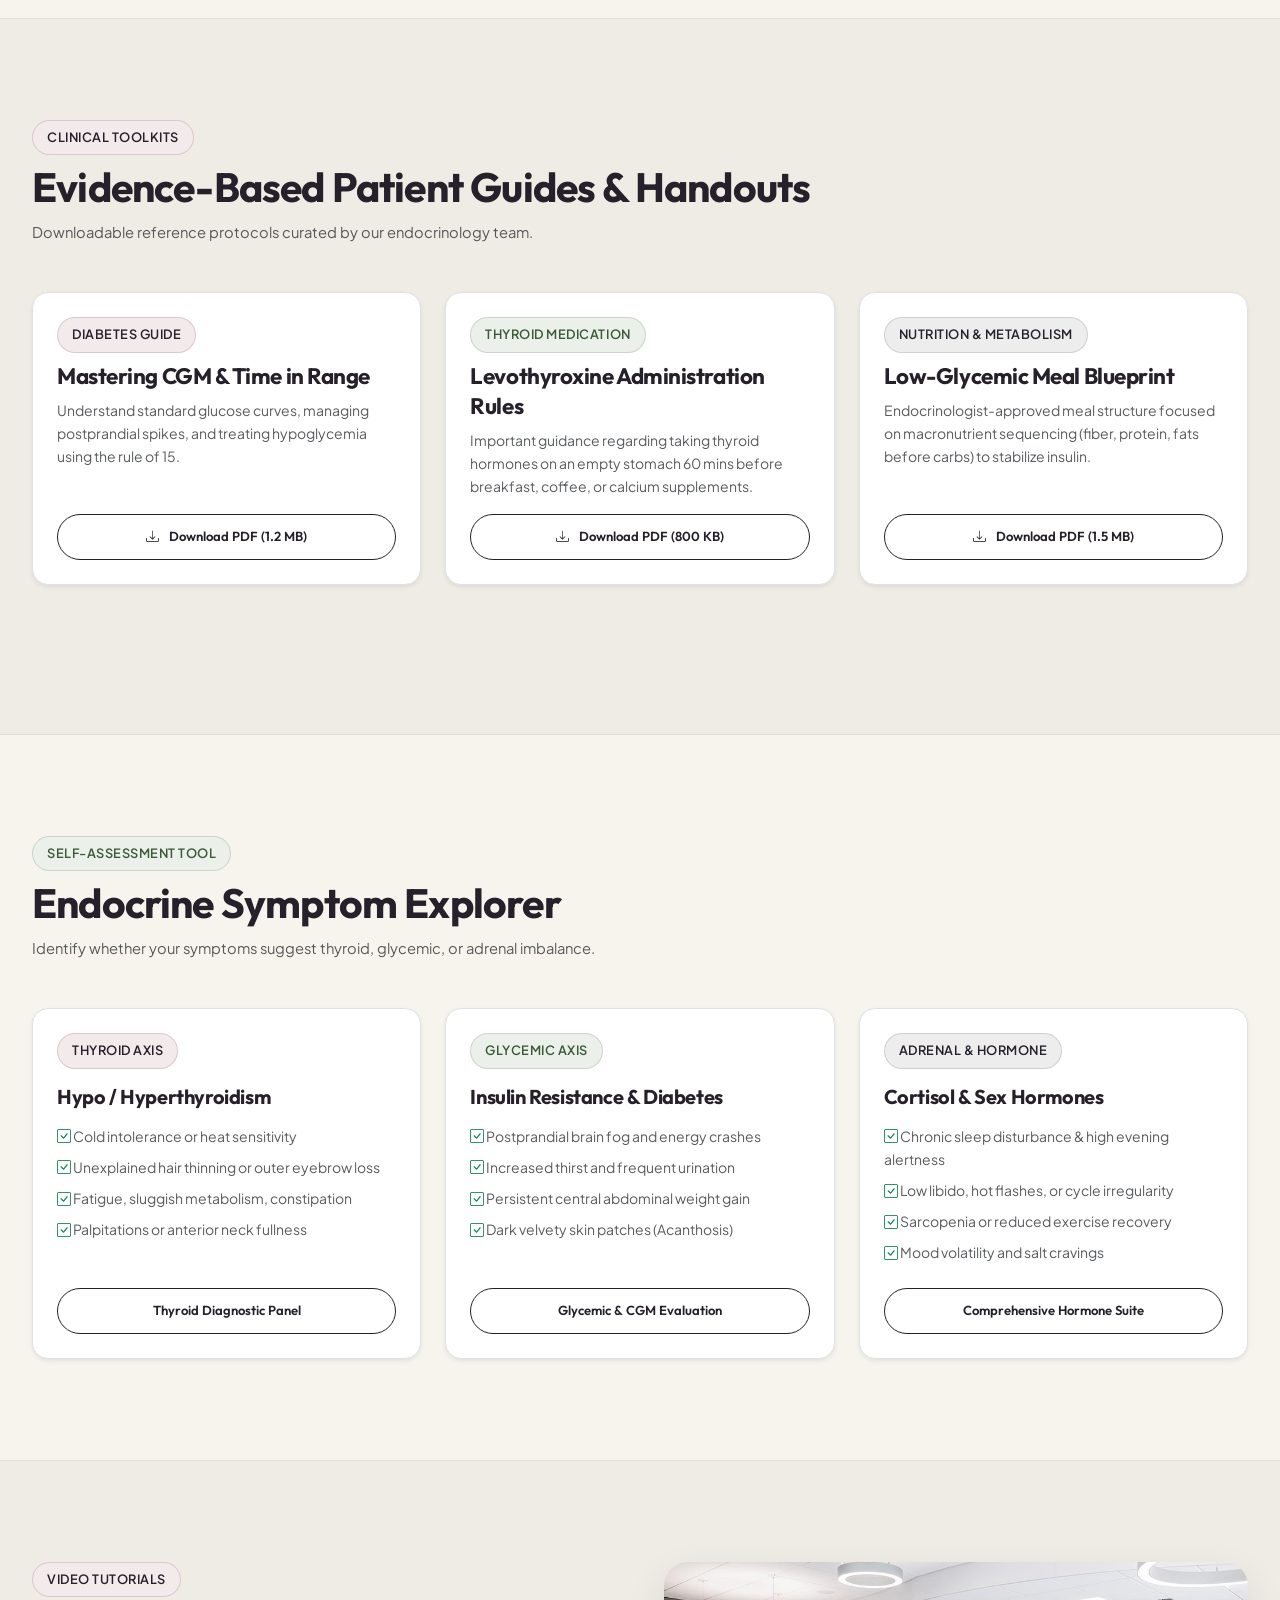
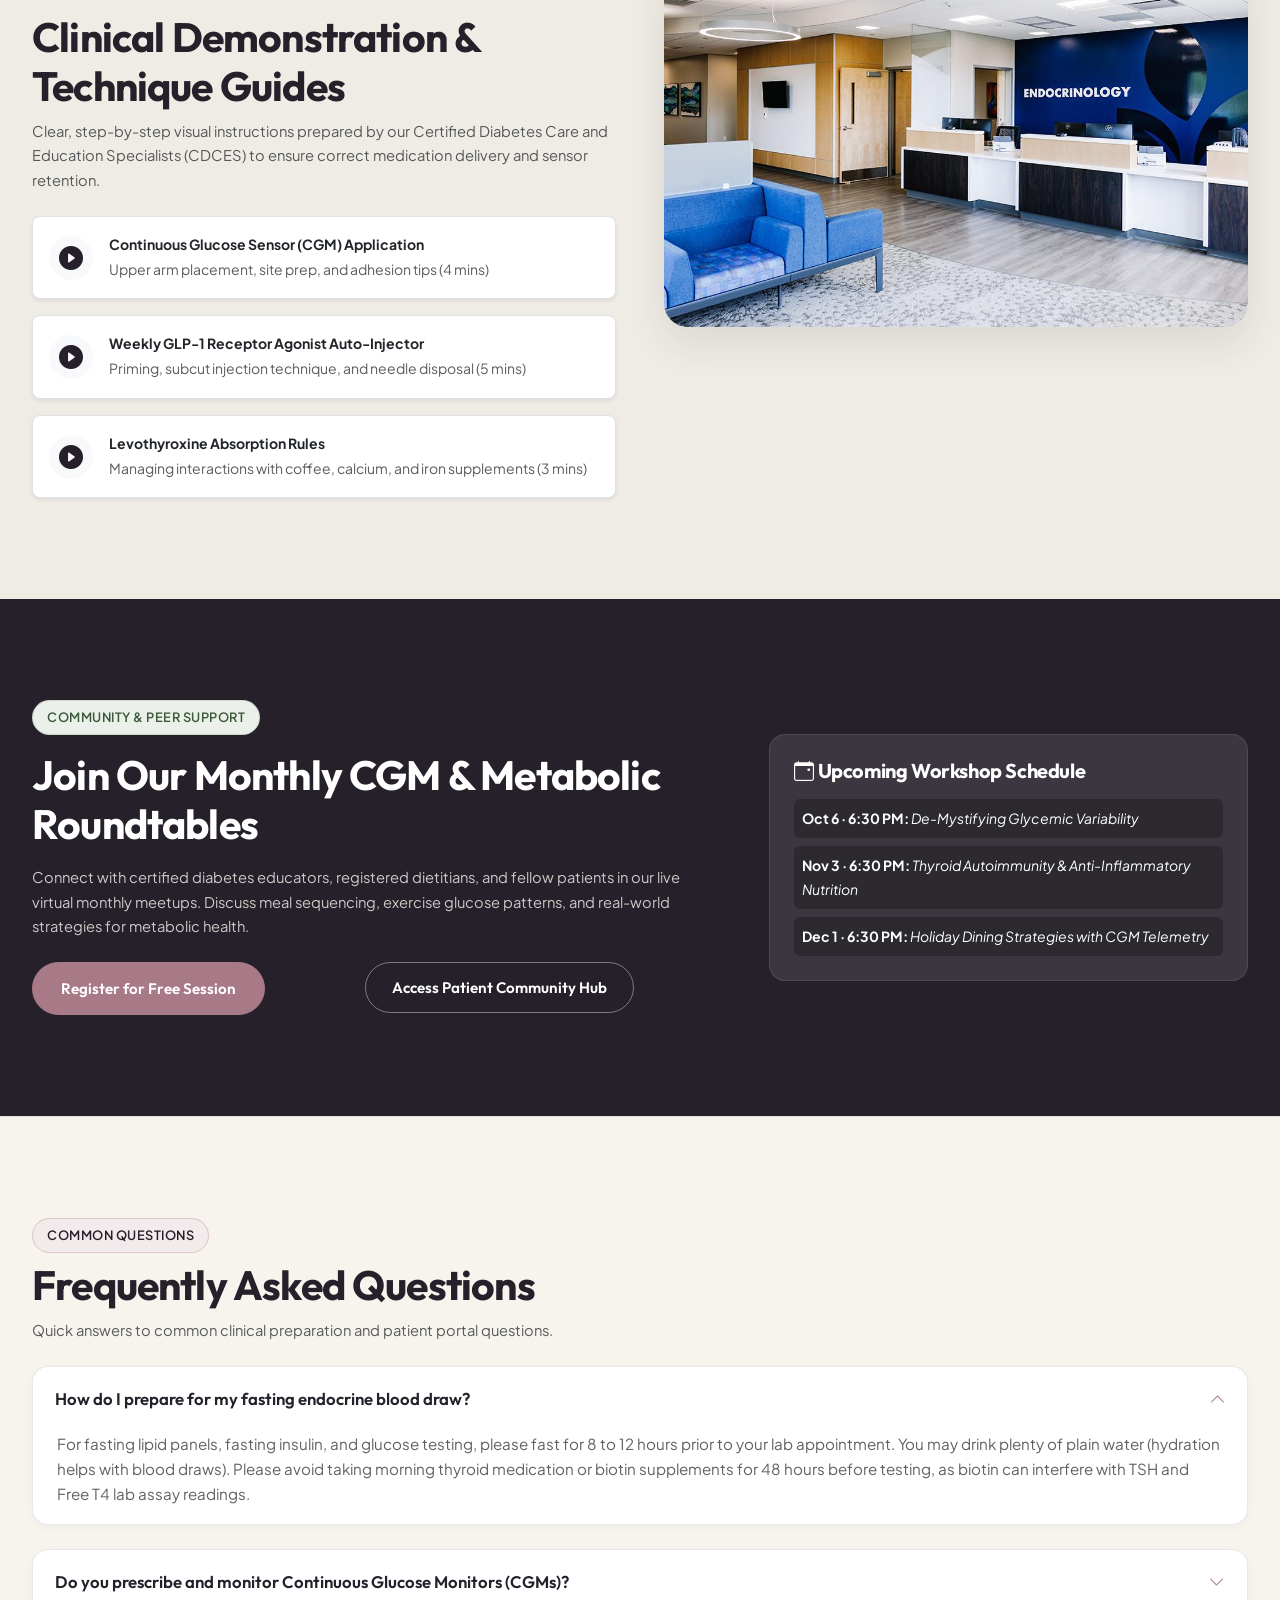
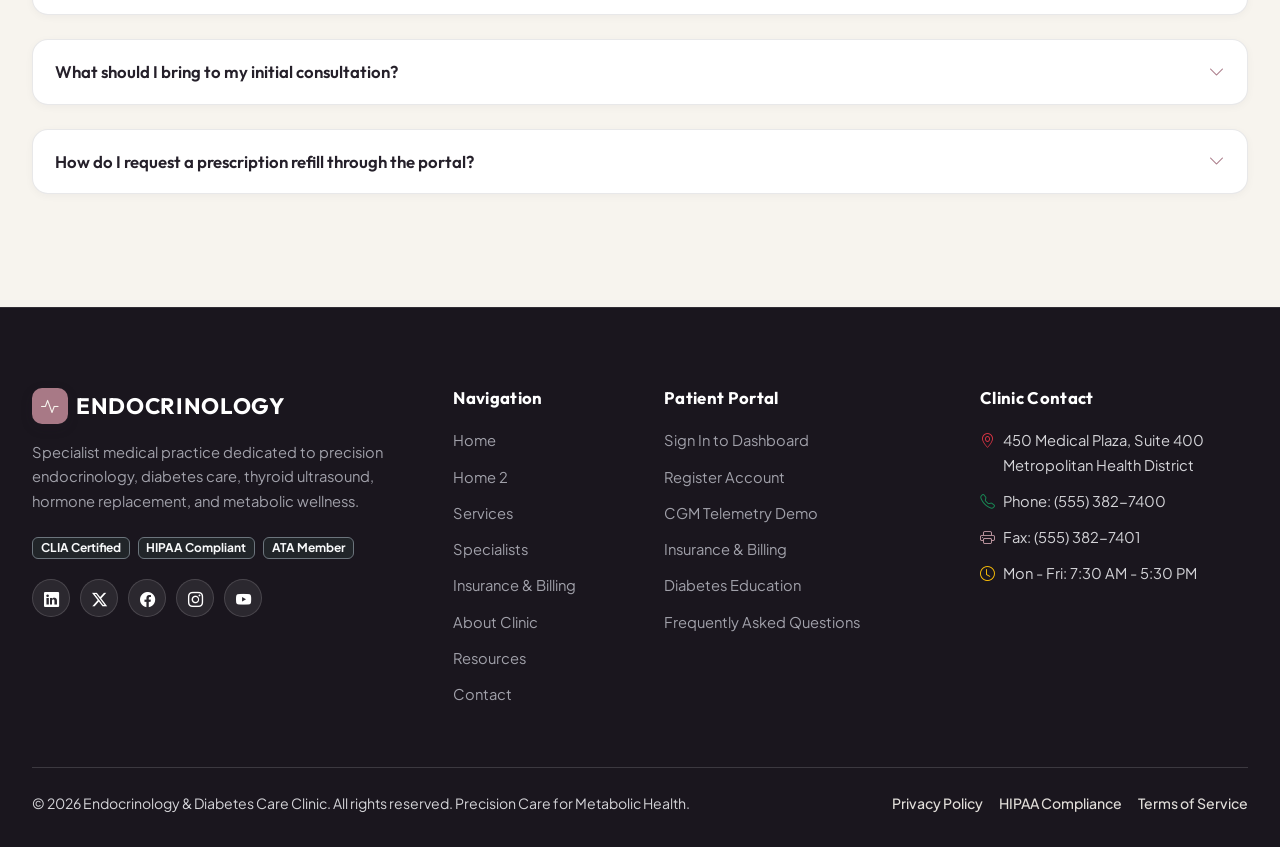
<file: patient-resources.html>
<!DOCTYPE html>
<html lang="en">
<head>
  <meta charset="UTF-8">
  <meta name="viewport" content="width=device-width, initial-scale=1.0">
  <title>Patient Resources & Education | Endocrinology Care Clinic</title>
  <meta name="description" content="Download diabetes education guides, thyroid medication instructions, CGM sensor support, and clinical FAQs.">
  
  <!-- Bootstrap 5 CSS & Icons -->
  <link href="https://cdn.jsdelivr.net/npm/bootstrap@5.3.3/dist/css/bootstrap.min.css" rel="stylesheet">
  <link rel="stylesheet" href="https://cdn.jsdelivr.net/npm/bootstrap-icons@1.11.3/font/bootstrap-icons.min.css">
  
  <!-- Favicon -->
  <link rel="icon" type="image/svg+xml" href="favicon.svg">
  
  <!-- Custom CSS -->
  <link rel="stylesheet" href="css/main.css">
  <style>
    .faq-item {
      background: #FFFFFF;
      border: 1px solid var(--color-border-subtle);
      border-radius: var(--radius-md);
      margin-bottom: 12px;
      overflow: hidden;
      transition: var(--transition-fast);
    }
    .faq-header-btn {
      width: 100%;
      text-align: left;
      background: none;
      border: none;
      padding: 18px 22px;
      font-family: var(--font-heading);
      font-size: 1.05rem;
      font-weight: 600;
      color: var(--color-midnight-plum);
      display: flex;
      justify-content: space-between;
      align-items: center;
      cursor: pointer;
    }
    .faq-header-btn i {
      transition: transform 0.3s ease;
      color: var(--color-muted-mauve);
    }
    .faq-item.active .faq-header-btn i {
      transform: rotate(180deg);
    }
    .faq-body-content {
      max-height: 0;
      overflow: hidden;
      transition: max-height 0.35s ease;
      padding: 0 22px;
      color: var(--color-charcoal-muted);
      font-size: 0.92rem;
    }
    .faq-item.active .faq-body-content {
      padding-bottom: 18px;
    }
  </style>
</head>
<body>

  <!-- =========================================================================
       FLOATING CAPSULE HEADER + MAGNETIC MENU + FULLSCREEN TRIGGER (☰)
       ========================================================================= -->
  <header class="site-header" id="siteHeader">
    <div class="header-inner">
      <!-- Brand Logo -->
      <a href="index.html" class="brand-logo" id="headerBrandLogo">
        <div class="brand-logo-icon">
          <i class="bi bi-activity"></i>
        </div>
        <div>
          ENDOCRINOLOGY
          <span class="brand-text-sub">& Diabetes Care Clinic</span>
        </div>
      </a>

      <!-- Magnetic Desktop Menu -->
      <ul class="desktop-nav" id="desktopNav">
        <li><a href="index.html" class="desktop-nav-link">Home</a></li>
        <li><a href="home-2.html" class="desktop-nav-link">Home 2</a></li>
        <li><a href="services.html" class="desktop-nav-link">Services</a></li>
        <li><a href="doctors.html" class="desktop-nav-link">Specialists</a></li>
        <li><a href="insurance-billing.html" class="desktop-nav-link">Insurance & Billing</a></li>
        <li><a href="about.html" class="desktop-nav-link">About Clinic</a></li>
        <li><a href="patient-resources.html" class="desktop-nav-link active">Resources</a></li>
        <li><a href="contact.html" class="desktop-nav-link">Contact</a></li>
      </ul>

      <!-- Right Group: Theme + RTL + Login Icon + Dashboard Button + Mobile Hamburger (<= 1024px) -->
      <div class="header-right-group">
        <!-- Theme Toggle -->
        <button class="btn-nav-icon theme-toggle-btn" aria-label="Toggle Theme" title="Toggle Light/Dark Theme">
          <i class="bi bi-moon-stars-fill"></i>
        </button>
        <!-- RTL Toggle (Opposing Arrows Icon) -->
        <button class="btn-nav-icon rtl-toggle-btn" aria-label="Toggle RTL" title="Toggle RTL / LTR Layout">
          <i class="bi bi-arrow-left-right"></i>
        </button>
        <!-- Patient Login Icon -->
        <a href="login.html" class="btn-nav-icon" aria-label="Patient Login" title="Patient Portal Login">
          <i class="bi bi-person-fill"></i>
        </a>
        <!-- Dashboard Button -->
        <a href="dashboard.html" class="btn-primary-plum btn-pill-sm header-dash-btn">
          <i class="bi bi-speedometer2"></i> Dashboard
        </a>
        <!-- Mobile Hamburger (<= 1024px) -->
        <button class="nav-hamburger-btn" id="hamburgerBtn" aria-label="Toggle Navigation Menu">
          <span></span>
          <span></span>
          <span></span>
        </button>
      </div>
    </div>
  </header>

  <!-- =========================================================================
       FULLSCREEN NAVIGATION OVERLAY
       ========================================================================= -->
  <div class="fullscreen-nav-overlay" id="fullscreenNav">
    <div class="fullscreen-nav-header">
      <a href="index.html" class="brand-logo" style="color:#ffffff;">
        <div class="brand-logo-icon" style="background:#ffffff; color:#25202A;"><i class="bi bi-activity"></i></div>
        <div class="text-white">ENDOCRINOLOGY <span class="brand-text-sub" style="color:var(--color-muted-mauve);">Precision Care</span></div>
      </a>
      <div class="d-flex align-items-center gap-2">
        <button class="btn-nav-icon theme-toggle-btn" aria-label="Toggle Theme" title="Toggle Light/Dark Theme" style="background:rgba(255,255,255,0.12); color:#FFFFFF; border-color:rgba(255,255,255,0.2);">
          <i class="bi bi-moon-stars-fill"></i>
        </button>
        <button class="btn-nav-icon rtl-toggle-btn" aria-label="Toggle RTL" title="Toggle RTL / LTR Layout" style="background:rgba(255,255,255,0.12); color:#FFFFFF; border-color:rgba(255,255,255,0.2);">
          <i class="bi bi-arrow-left-right"></i>
        </button>
        <button class="fullscreen-close-btn" id="fullscreenCloseBtn" aria-label="Close Menu">
          <i class="bi bi-x-lg"></i>
        </button>
      </div>
    </div>

    <div class="fullscreen-nav-body">
      <div class="container-fluid">
        <div class="row align-items-center g-5">
          <!-- Main Navigation Links -->
          <div class="col-lg-7">
            <ul class="fullscreen-nav-links">
              <li>
                <a href="index.html" class="fullscreen-link-item">
                  <span class="fullscreen-link-num">01</span>
                  <span class="fullscreen-link-text">Home</span>
                </a>
              </li>
              <li>
                <a href="home-2.html" class="fullscreen-link-item">
                  <span class="fullscreen-link-num">02</span>
                  <span class="fullscreen-link-text">Home 2</span>
                </a>
              </li>
              <li>
                <a href="services.html" class="fullscreen-link-item">
                  <span class="fullscreen-link-num">03</span>
                  <span class="fullscreen-link-text">Services</span>
                </a>
              </li>
              <li>
                <a href="doctors.html" class="fullscreen-link-item">
                  <span class="fullscreen-link-num">04</span>
                  <span class="fullscreen-link-text">Specialists</span>
                </a>
              </li>
              <li>
                <a href="insurance-billing.html" class="fullscreen-link-item">
                  <span class="fullscreen-link-num">05</span>
                  <span class="fullscreen-link-text">Insurance & Billing</span>
                </a>
              </li>
              <li>
                <a href="about.html" class="fullscreen-link-item">
                  <span class="fullscreen-link-num">06</span>
                  <span class="fullscreen-link-text">About Clinic</span>
                </a>
              </li>
              <li>
                <a href="patient-resources.html" class="fullscreen-link-item active">
                  <span class="fullscreen-link-num">07</span>
                  <span class="fullscreen-link-text">Resources</span>
                </a>
              </li>
              <li>
                <a href="contact.html" class="fullscreen-link-item">
                  <span class="fullscreen-link-num">08</span>
                  <span class="fullscreen-link-text">Contact</span>
                </a>
              </li>
            </ul>
          </div>

          <!-- Quick Hub Card -->
          <div class="col-lg-5">
            <div class="fullscreen-hub-card">
              <span class="badge-clinical badge-clinical-mauve mb-3">Patient Telemetry Portal</span>
              <h4 class="text-white mb-2">Access Your Health Record</h4>
              <p class="small text-white-50 mb-4">
                Review real-time continuous glucose trends, lab panel results, and manage prescription refills securely.
              </p>
              <div class="d-flex flex-column gap-2 mb-4">
                <a href="dashboard.html" class="btn-primary-plum w-100 justify-content-center" style="background:#ffffff; color:#25202A;">
                  <i class="bi bi-speedometer2"></i> Patient Dashboard <span class="d-none d-sm-inline">(Live Telemetry)</span>
                </a>
                <div class="d-flex gap-2">
                  <a href="login.html" class="btn-mauve w-50 justify-content-center">
                    <i class="bi bi-shield-lock"></i> Login
                  </a>
                  <a href="register.html" class="btn-outline-plum w-50 justify-content-center" style="color:#ffffff; border-color:rgba(255,255,255,0.3);">
                    <i class="bi bi-person-plus"></i> Register
                  </a>
                </div>
              </div>

              <hr style="border-color: rgba(255,255,255,0.15);" />

              <div class="small text-white-50 d-flex flex-column gap-2">
                <div><i class="bi bi-telephone-fill text-white"></i> <strong>Urgent Triage:</strong> (617) 555-0199</div>
                <div><i class="bi bi-geo-alt-fill text-white"></i> Joslin Way, Longwood Medical Area, Boston MA</div>
                <div><i class="bi bi-clock-fill text-white"></i> Mon–Fri: 7:30 AM – 5:30 PM EST</div>
              </div>

              <div class="footer-social-icons mt-4">
                <a href="https://linkedin.com" target="_blank" class="footer-social-btn" aria-label="LinkedIn"><i class="bi bi-linkedin"></i></a>
                <a href="https://twitter.com" target="_blank" class="footer-social-btn" aria-label="Twitter"><i class="bi bi-twitter-x"></i></a>
                <a href="https://facebook.com" target="_blank" class="footer-social-btn" aria-label="Facebook"><i class="bi bi-facebook"></i></a>
                <a href="https://instagram.com" target="_blank" class="footer-social-btn" aria-label="Instagram"><i class="bi bi-instagram"></i></a>
                <a href="https://youtube.com" target="_blank" class="footer-social-btn" aria-label="YouTube"><i class="bi bi-youtube"></i></a>
              </div>
            </div>
          </div>
        </div>
      </div>
    </div>
  </div>

  <!-- =========================================================================
       PAGE HERO BANNER (WITH CLINICAL BACKGROUND IMAGE)
       ========================================================================= -->
  <section class="page-hero-banner" style="background-image: url('image/1 (16).jpg');">
    <div class="page-hero-overlay"></div>
    <div class="container page-hero-content">
      <span class="badge-clinical badge-clinical-sage mb-3">Education & Guidance</span>
      <h1 class="page-hero-title">Patient Resources & Clinical FAQs</h1>
      <p class="page-hero-subtitle">
        Empowering your health journey with evidence-based guides on glucose tracking, thyroid dosing rules, and metabolic protocols.
      </p>
    </div>
  </section>

  <!-- =========================================================================
       PATIENT EDUCATION & FEATURED ENDOCRINE & DIABETES INSIGHTS
       ========================================================================= -->
  <section class="py-5" style="background: var(--color-warm-ivory); border-bottom: 1px solid var(--color-border-subtle);" id="clinicalArticles">
    <div class="container py-4">
      
      <!-- Section Header with Filter Pills -->
      <div class="d-flex justify-content-between align-items-end mb-4 flex-wrap gap-3">
        <div>
          <span class="badge-clinical badge-clinical-mauve mb-2"><i class="bi bi-journal-medical"></i> Patient Education</span>
          <h2 class="mb-1">Featured Endocrine & Diabetes Insights</h2>
          <p class="text-muted mb-0">Practical advice and clinical perspectives for living well with endocrine conditions.</p>
        </div>
        
        <!-- Filter Tabs -->
        <div class="insights-filter-nav">
          <button class="filter-pill-btn active" onclick="document.querySelectorAll('.filter-pill-btn').forEach(b => b.classList.remove('active')); this.classList.add('active');"><i class="bi bi-grid"></i> All Insights</button>
          <button class="filter-pill-btn" onclick="document.querySelectorAll('.filter-pill-btn').forEach(b => b.classList.remove('active')); this.classList.add('active');"><i class="bi bi-droplet"></i> Diabetes & CGM</button>
          <button class="filter-pill-btn" onclick="document.querySelectorAll('.filter-pill-btn').forEach(b => b.classList.remove('active')); this.classList.add('active');"><i class="bi bi-heart-pulse"></i> Thyroid Health</button>
          <button class="filter-pill-btn" onclick="document.querySelectorAll('.filter-pill-btn').forEach(b => b.classList.remove('active')); this.classList.add('active');"><i class="bi bi-activity"></i> Metabolism</button>
        </div>
      </div>

      <!-- Modern Asymmetrical Showcase Grid -->
      <div class="row g-4 mt-1">
        
        <!-- Lead Feature Card (Left Column) -->
        <div class="col-lg-6">
          <div class="insight-lead-card">
            <div class="insight-lead-img-box">
              <img src="image/3TuE0oRzTMhWS86GDkrAKHp7XhbrLlAYc8hEs4QXtzxFoPq8OiH-qZZcUvNYj5Fq8v-a-gyxkLIoq2IpWn3t543na7skTZK4__uqqhE8-D5mPKZ8x6K8DTSV8wOwIqBNAC6O5q2lJ-KRVBMb9UkI_FFrGEKfw1MXgKGLceX8vNAWWi8.jpg" alt="Life with diabetes as we age" class="insight-lead-img" />
              <div class="insight-floating-pill">
                <i class="bi bi-stars text-warning"></i> Lead Perspective
              </div>
              <div class="insight-read-time">
                <i class="bi bi-clock"></i> 6 min read
              </div>
            </div>
            
            <div class="insight-lead-body">
              <div>
                <span class="insight-sub-tag">Diabetes & Longevity</span>
                <h3 class="insight-lead-title">Life with diabetes: What happens as we age?</h3>
                <p class="insight-lead-desc">
                  Metabolic dynamics shift across decades. Learn how renal threshold changes, hormonal fluctuations, and continuous glucose telemetry adaptations help maintain cellular vitality in senior years.
                </p>
              </div>

              <div>
                <div class="insight-author-row mb-3">
                  <div class="insight-doctor-badge">
                    <img src="image/doctor-thorne.jpg" alt="Dr. Aris Thorne" class="insight-doc-avatar" />
                    <div>
                      <div class="insight-doc-name">Dr. Aris Thorne, MD</div>
                      <div class="insight-doc-role">Chief of Diabetology · Published Oct 13, 2025</div>
                    </div>
                  </div>
                  <span class="badge bg-success-subtle text-success border border-success-subtle rounded-pill px-3 py-1 small fw-semibold">
                    <i class="bi bi-check-circle-fill"></i> Peer-Reviewed
                  </span>
                </div>

                <button class="btn-primary-plum btn-pill-sm w-100 justify-content-center" onclick="alert('Clinical Summary: Aging with Diabetes requires quarterly GFR renal checks, tighter nocturnal CGM thresholds (70-140 mg/dL), and vitamin B12 monitoring for long-term metformin users.');">
                  <i class="bi bi-book-half"></i> Read Full Clinical Perspective
                </button>
              </div>
            </div>
          </div>
        </div>

        <!-- 3 Supplementary Insight Cards (Right Column) -->
        <div class="col-lg-6 d-flex flex-column justify-content-between">
          
          <!-- Article 2 -->
          <div class="insight-sub-card" onclick="alert('Prediabetes Clinical Window: Fasting insulin, HOMA-IR, and CGM time-in-range tests offer 5-10 years of advance notice to reverse beta-cell fatigue before Type 2 diabetes develops.');">
            <div class="insight-sub-thumb-box">
              <img src="image/BxOhuMfqT7-ITdds5yXBb2epuCi-lOeOSPxJyuswEeVGzbqE4Ve2UdjpSsUqfRpFM2UaBdEoU7_ShPHNFTVN07g6YEag1bKJIpoez-_5CWTwieNxVF5J0hv6Lu_MLwwXLGQSf5F2WxwFd0LUkkZzsxgyR1F_FNdYS82-bqnGh8r0bDD.jpg" alt="Prediabetes guidance" class="insight-sub-thumb" />
            </div>
            <div class="insight-sub-content">
              <span class="insight-sub-tag">Prevention & Reversal</span>
              <h4 class="insight-sub-title">I've been diagnosed with prediabetes. What does that mean?</h4>
              <div class="insight-sub-meta">
                <span><i class="bi bi-calendar3"></i> Dec 16, 2024</span>
                <span>•</span>
                <span><i class="bi bi-clock"></i> 5 min read</span>
                <span>•</span>
                <span class="text-success fw-semibold"><i class="bi bi-shield-check"></i> Dr. J. Sterling</span>
              </div>
            </div>
          </div>

          <!-- Article 3 -->
          <div class="insight-sub-card" onclick="alert('Thyroid Diagnostics: TSH alone can miss early autoimmune thyroiditis. Complete panels must measure Free T3, Free T4, Reverse T3, and anti-TPO/TgAb antibodies with high-resolution ultrasound.');">
            <div class="insight-sub-thumb-box">
              <img src="image/NpymUcNr5B9cArARxtOlyd85n3VgOQ4nYB8_smE8jPqZA6uhpTxUn_03-uw6JgR4iZBK-Yw9uMmGQ2VresYuuGezDyDJuh2hELu4sNLVrPbkKSfNNNjOVgoBwtRxexJfQyk80GwgT0J8BTOzuEk47AuY33xDxs5B2MpyO1YXRO3rlQu.jpg" alt="Thyroid disease symptoms" class="insight-sub-thumb" />
            </div>
            <div class="insight-sub-content">
              <span class="insight-sub-tag">Endocrine Diagnostics</span>
              <h4 class="insight-sub-title">Thyroid disease: Learn the types, symptoms and treatments</h4>
              <div class="insight-sub-meta">
                <span><i class="bi bi-calendar3"></i> Dec 12, 2023</span>
                <span>•</span>
                <span><i class="bi bi-clock"></i> 7 min read</span>
                <span>•</span>
                <span class="text-success fw-semibold"><i class="bi bi-shield-check"></i> Dr. E. Rostova</span>
              </div>
            </div>
          </div>

          <!-- Article 4 -->
          <div class="insight-sub-card" onclick="alert('Diabetes Action Routine: 1) Measure glucose metrics with CGM; 2) Sequence meals (fiber first, carbs last); 3) Engage in 10-min post-meal light walking; 4) Optimize sleep architecture.');">
            <div class="insight-sub-thumb-box">
              <img src="image/VE0_zUkiVhk7tXRyepnzbS1U99Z-Bsl9PPdZ8UG1kooOmjKTY6G_kvOdse3zBv6GL6p0ij7rNl4nW9yj5Ez62kGkDM8QbgCvSQleGyljGVCxT8o3zQ60GI_W87CzjJw1n_q48B3UOg7fUlEHQCsnyrUGIOe02D2iCzzFoP4HTmDody0.jpg" alt="Diabetes management tips" class="insight-sub-thumb" />
            </div>
            <div class="insight-sub-content">
              <span class="insight-sub-tag">Daily Metabolic Protocols</span>
              <h4 class="insight-sub-title">Diabetes: What you need to know — and do</h4>
              <div class="insight-sub-meta">
                <span><i class="bi bi-calendar3"></i> Nov 21, 2023</span>
                <span>•</span>
                <span><i class="bi bi-clock"></i> 4 min read</span>
                <span>•</span>
                <span class="text-success fw-semibold"><i class="bi bi-shield-check"></i> Dr. C. Vance</span>
              </div>
            </div>
          </div>

        </div>
      </div>
  </section>

  <!-- =========================================================================
       EDUCATIONAL MODULES
       ========================================================================= -->
  <section class="py-5" style="background: var(--color-warm-ivory-alt);">
    <div class="container py-4">
      <div class="mb-5 text-start">
        <span class="badge-clinical badge-clinical-mauve mb-2">Clinical Toolkits</span>
        <h2 class="text-start">Evidence-Based Patient Guides & Handouts</h2>
        <p class="text-muted mb-0 text-start">Downloadable reference protocols curated by our endocrinology team.</p>
      </div>
      <div class="row g-4 mb-5">
        <!-- Resource 1 -->
        <div class="col-md-4">
          <div class="p-4 bg-white rounded-4 border shadow-sm h-100 d-flex flex-column justify-content-between">
            <div>
              <span class="badge-clinical badge-clinical-mauve mb-2">Diabetes Guide</span>
              <h4>Mastering CGM & Time in Range</h4>
              <p class="text-muted small">Understand standard glucose curves, managing postprandial spikes, and treating hypoglycemia using the rule of 15.</p>
            </div>
            <a href="javascript:alert('Downloading CGM Patient Guide PDF (Clinical Handout)...');" class="btn-outline-plum btn-pill-sm"><i class="bi bi-download"></i> Download PDF (1.2 MB)</a>
          </div>
        </div>

        <!-- Resource 2 -->
        <div class="col-md-4">
          <div class="p-4 bg-white rounded-4 border shadow-sm h-100 d-flex flex-column justify-content-between">
            <div>
              <span class="badge-clinical badge-clinical-sage mb-2">Thyroid Medication</span>
              <h4>Levothyroxine Administration Rules</h4>
              <p class="text-muted small">Important guidance regarding taking thyroid hormones on an empty stomach 60 mins before breakfast, coffee, or calcium supplements.</p>
            </div>
            <a href="javascript:alert('Downloading Thyroid Dosing Guidelines PDF (Clinical Handout)...');" class="btn-outline-plum btn-pill-sm"><i class="bi bi-download"></i> Download PDF (800 KB)</a>
          </div>
        </div>

        <!-- Resource 3 -->
        <div class="col-md-4">
          <div class="p-4 bg-white rounded-4 border shadow-sm h-100 d-flex flex-column justify-content-between">
            <div>
              <span class="badge-clinical badge-clinical-plum mb-2">Nutrition & Metabolism</span>
              <h4>Low-Glycemic Meal Blueprint</h4>
              <p class="text-muted small">Endocrinologist-approved meal structure focused on macronutrient sequencing (fiber, protein, fats before carbs) to stabilize insulin.</p>
            </div>
            <a href="javascript:alert('Downloading Nutrition Blueprint PDF (Clinical Handout)...');" class="btn-outline-plum btn-pill-sm"><i class="bi bi-download"></i> Download PDF (1.5 MB)</a>
          </div>
        </div>
      </div>

      </div>
  </section>

  <!-- =========================================================================
       SECTION 4: INTERACTIVE ENDOCRINE SYMPTOM EVALUATION MATRIX
       ========================================================================= -->
  <section class="py-5" style="background: var(--color-warm-ivory); border-top: 1px solid var(--color-border-subtle); border-bottom: 1px solid var(--color-border-subtle);" id="symptomExplorer">
    <div class="container py-4">
      <div class="mb-5 text-start">
        <span class="badge-clinical badge-clinical-sage mb-2">Self-Assessment Tool</span>
        <h2 class="text-start">Endocrine Symptom Explorer</h2>
        <p class="text-muted">Identify whether your symptoms suggest thyroid, glycemic, or adrenal imbalance.</p>
      </div>

      <div class="row g-4">
        <!-- Cluster 1 -->
        <div class="col-md-4">
          <div class="p-4 bg-white rounded-4 border shadow-sm h-100 d-flex flex-column">
            <div class="flex-grow-1 mb-4">
              <span class="badge-clinical badge-clinical-mauve mb-3">Thyroid Axis</span>
              <h5 class="mb-3">Hypo / Hyperthyroidism</h5>
              <ul class="list-unstyled small text-muted d-flex flex-column gap-2 mb-0">
                <li><i class="bi bi-check-square text-success"></i> Cold intolerance or heat sensitivity</li>
                <li><i class="bi bi-check-square text-success"></i> Unexplained hair thinning or outer eyebrow loss</li>
                <li><i class="bi bi-check-square text-success"></i> Fatigue, sluggish metabolism, constipation</li>
                <li><i class="bi bi-check-square text-success"></i> Palpitations or anterior neck fullness</li>
              </ul>
            </div>
            <a href="services.html#thyroid" class="btn-outline-plum btn-pill-sm w-100 justify-content-center text-center mt-auto">Thyroid Diagnostic Panel</a>
          </div>
        </div>

        <!-- Cluster 2 -->
        <div class="col-md-4">
          <div class="p-4 bg-white rounded-4 border shadow-sm h-100 d-flex flex-column">
            <div class="flex-grow-1 mb-4">
              <span class="badge-clinical badge-clinical-sage mb-3">Glycemic Axis</span>
              <h5 class="mb-3">Insulin Resistance & Diabetes</h5>
              <ul class="list-unstyled small text-muted d-flex flex-column gap-2 mb-0">
                <li><i class="bi bi-check-square text-success"></i> Postprandial brain fog and energy crashes</li>
                <li><i class="bi bi-check-square text-success"></i> Increased thirst and frequent urination</li>
                <li><i class="bi bi-check-square text-success"></i> Persistent central abdominal weight gain</li>
                <li><i class="bi bi-check-square text-success"></i> Dark velvety skin patches (Acanthosis)</li>
              </ul>
            </div>
            <a href="services.html#diabetes" class="btn-outline-plum btn-pill-sm w-100 justify-content-center text-center mt-auto">Glycemic & CGM Evaluation</a>
          </div>
        </div>

        <!-- Cluster 3 -->
        <div class="col-md-4">
          <div class="p-4 bg-white rounded-4 border shadow-sm h-100 d-flex flex-column">
            <div class="flex-grow-1 mb-4">
              <span class="badge-clinical badge-clinical-plum mb-3">Adrenal & Hormone</span>
              <h5 class="mb-3">Cortisol & Sex Hormones</h5>
              <ul class="list-unstyled small text-muted d-flex flex-column gap-2 mb-0">
                <li><i class="bi bi-check-square text-success"></i> Chronic sleep disturbance & high evening alertness</li>
                <li><i class="bi bi-check-square text-success"></i> Low libido, hot flashes, or cycle irregularity</li>
                <li><i class="bi bi-check-square text-success"></i> Sarcopenia or reduced exercise recovery</li>
                <li><i class="bi bi-check-square text-success"></i> Mood volatility and salt cravings</li>
              </ul>
            </div>
            <a href="services.html#hormones" class="btn-outline-plum btn-pill-sm w-100 justify-content-center text-center mt-auto">Comprehensive Hormone Suite</a>
          </div>
        </div>
      </div>
    </div>
  </section>

  <!-- =========================================================================
       SECTION 5: INJECTION TECHNIQUE & SENSOR APPLICATION VIDEO LIBRARY
       ========================================================================= -->
  <section class="py-5" style="background: var(--color-warm-ivory-alt);" id="techniqueGuides">
    <div class="container py-4">
      <div class="row align-items-center g-5">
        <div class="col-lg-6 text-start">
          <span class="badge-clinical badge-clinical-mauve mb-3">Video Tutorials</span>
          <h2 class="text-start">Clinical Demonstration & Technique Guides</h2>
          <p class="text-muted mb-4 text-start">
            Clear, step-by-step visual instructions prepared by our Certified Diabetes Care and Education Specialists (CDCES) to ensure correct medication delivery and sensor retention.
          </p>

          <div class="d-flex flex-column gap-3">
            <div class="p-3 bg-white rounded-3 border d-flex align-items-center gap-3 shadow-sm">
              <div class="rounded-circle bg-light d-flex align-items-center justify-content-center flex-shrink-0" style="width: 44px; height: 44px; color: var(--color-midnight-plum);">
                <i class="bi bi-play-circle-fill fs-4"></i>
              </div>
              <div>
                <strong class="d-block text-dark small">Continuous Glucose Sensor (CGM) Application</strong>
                <small class="text-muted">Upper arm placement, site prep, and adhesion tips (4 mins)</small>
              </div>
            </div>

            <div class="p-3 bg-white rounded-3 border d-flex align-items-center gap-3 shadow-sm">
              <div class="rounded-circle bg-light d-flex align-items-center justify-content-center flex-shrink-0" style="width: 44px; height: 44px; color: var(--color-midnight-plum);">
                <i class="bi bi-play-circle-fill fs-4"></i>
              </div>
              <div>
                <strong class="d-block text-dark small">Weekly GLP-1 Receptor Agonist Auto-Injector</strong>
                <small class="text-muted">Priming, subcut injection technique, and needle disposal (5 mins)</small>
              </div>
            </div>

            <div class="p-3 bg-white rounded-3 border d-flex align-items-center gap-3 shadow-sm">
              <div class="rounded-circle bg-light d-flex align-items-center justify-content-center flex-shrink-0" style="width: 44px; height: 44px; color: var(--color-midnight-plum);">
                <i class="bi bi-play-circle-fill fs-4"></i>
              </div>
              <div>
                <strong class="d-block text-dark small">Levothyroxine Absorption Rules</strong>
                <small class="text-muted">Managing interactions with coffee, calcium, and iron supplements (3 mins)</small>
              </div>
            </div>
          </div>
        </div>
        <div class="col-lg-6">
          <img src="image/-5x-Zd9CnnDdDNj_5OKPbJT62pNgDUqiQDrUW4icmIY09OwXEBsjnLJEpQ0oHA7xRR8O2c7IjoZ6-PU39kja9Hw1FTFEg0I1hizjzW0NlVPxQ01-v6RUKJglDci--FuUijJ7JS0ocsuywAl6Eim1uTWDyfG6ouk2-FnLufYrQc23ifM.jpg" alt="Patient Video Guides" class="video-feature-img" />
        </div>
      </div>
    </div>
  </section>

  <!-- =========================================================================
       SECTION 6: MONTHLY CGM COMMUNITY ROUNDTABLES & DIETITIAN WORKSHOPS
       ========================================================================= -->
  <section class="py-5" style="background: var(--color-midnight-plum); color: #FFF;" id="communityRoundtables">
    <div class="container py-4">
      <div class="row align-items-center g-5">
        <div class="col-lg-7 text-start">
          <span class="badge-clinical badge-clinical-sage mb-3">Community & Peer Support</span>
          <h2 class="text-white mb-3 text-start">Join Our Monthly CGM & Metabolic Roundtables</h2>
          <p style="color: rgba(247, 244, 238, 0.8);" class="mb-4 text-start">
            Connect with certified diabetes educators, registered dietitians, and fellow patients in our live virtual monthly meetups. Discuss meal sequencing, exercise glucose patterns, and real-world strategies for metabolic health.
          </p>
          <div class="d-flex gap-2 flex-wrap community-cta-group">
            <a href="javascript:alert('Registered for Next Virtual CGM Roundtable (First Tuesday of Month at 6:30 PM EST). Link emailed.');" class="btn-mauve">Register for Free Session</a>
            <a href="dashboard.html" class="btn-outline-plum" style="color:#FFF; border-color:rgba(255,255,255,0.4);">Access Patient Community Hub</a>
          </div>
        </div>
        <div class="col-lg-5">
          <div class="p-4 bg-white bg-opacity-10 rounded-4 border border-white border-opacity-10">
            <h5 class="text-white mb-3"><i class="bi bi-calendar-event"></i> Upcoming Workshop Schedule</h5>
            <div class="d-flex flex-column gap-2 text-white small">
              <div class="p-2 bg-black bg-opacity-25 rounded-2">
                <strong>Oct 6 · 6:30 PM:</strong> <em>De-Mystifying Glycemic Variability</em>
              </div>
              <div class="p-2 bg-black bg-opacity-25 rounded-2">
                <strong>Nov 3 · 6:30 PM:</strong> <em>Thyroid Autoimmunity & Anti-Inflammatory Nutrition</em>
              </div>
              <div class="p-2 bg-black bg-opacity-25 rounded-2">
                <strong>Dec 1 · 6:30 PM:</strong> <em>Holiday Dining Strategies with CGM Telemetry</em>
              </div>
            </div>
          </div>
        </div>
      </div>
    </div>
  </section>

  
  <!-- =========================================================================
       SEARCHABLE CLINICAL FAQS (PLACED ACCORDING TO CLINICAL WORKFLOW)
       ========================================================================= -->
  <section class="py-5" style="background: var(--color-warm-ivory); border-top: 1px solid var(--color-border-subtle);" id="faq">
    <div class="container py-4">
      <div class="max-w-800 mx-auto">
        <div class="text-start mb-4">
          <span class="badge-clinical badge-clinical-mauve mb-2">Common Questions</span>
          <h2 class="text-start">Frequently Asked Questions</h2>
          <p class="text-muted mb-0 text-start">Quick answers to common clinical preparation and patient portal questions.</p>
        </div>

        <div class="faq-accordion">
          <!-- FAQ 1 -->
          <div class="faq-item active">
            <button class="faq-header-btn">
              <span>How do I prepare for my fasting endocrine blood draw?</span>
              <i class="bi bi-chevron-down"></i>
            </button>
            <div class="faq-body-content" style="max-height: 200px;">
              <p>For fasting lipid panels, fasting insulin, and glucose testing, please fast for 8 to 12 hours prior to your lab appointment. You may drink plenty of plain water (hydration helps with blood draws). Please avoid taking morning thyroid medication or biotin supplements for 48 hours before testing, as biotin can interfere with TSH and Free T4 lab assay readings.</p>
            </div>
          </div>

          <!-- FAQ 2 -->
          <div class="faq-item">
            <button class="faq-header-btn">
              <span>Do you prescribe and monitor Continuous Glucose Monitors (CGMs)?</span>
              <i class="bi bi-chevron-down"></i>
            </button>
            <div class="faq-body-content">
              <p>Yes. We prescribe and electronically manage Dexcom G7, FreeStyle Libre 3, and Eversense sensors for both Type 1 and Type 2 diabetes patients, as well as patients with prediabetes or reactive hypoglycemia in our metabolic program.</p>
            </div>
          </div>

          <!-- FAQ 3 -->
          <div class="faq-item">
            <button class="faq-header-btn">
              <span>What should I bring to my initial consultation?</span>
              <i class="bi bi-chevron-down"></i>
            </button>
            <div class="faq-body-content">
              <p>Please bring your photo ID, insurance card, a complete list of current medications and supplements (with exact dosages), any previous lab reports or thyroid ultrasound discs from the past 12 months, and your glucose meter or pump if applicable.</p>
            </div>
          </div>

          <!-- FAQ 4 -->
          <div class="faq-item">
            <button class="faq-header-btn">
              <span>How do I request a prescription refill through the portal?</span>
              <i class="bi bi-chevron-down"></i>
            </button>
            <div class="faq-body-content">
              <p>Active patients can sign in to the Patient Dashboard, navigate to the "Prescriptions" tab, and click "Request Refill" on the corresponding medication. Refills are reviewed by our clinical nursing team and transmitted electronically within 24 business hours.</p>
            </div>
          </div>
        </div>
      </div>
    </div>
  </section>

  <!-- =========================================================================
       SITE FOOTER
       ========================================================================= -->
  <footer class="site-footer">
    <div class="container">
      <div class="row g-5">
        <!-- Col 1: Brand & Badges & Socials -->
        <div class="col-lg-4">
          <div class="footer-brand">
            <div class="d-flex align-items-center gap-2 mb-3">
              <div class="brand-logo-icon" style="background: var(--color-muted-mauve);">
                <i class="bi bi-activity"></i>
              </div>
              <h4 class="text-white mb-0">ENDOCRINOLOGY</h4>
            </div>
            <p>Specialist medical practice dedicated to precision endocrinology, diabetes care, thyroid ultrasound, hormone replacement, and metabolic wellness.</p>
            <div class="d-flex gap-2 mt-4 flex-wrap">
              <span class="badge bg-dark border border-secondary text-light">CLIA Certified</span>
              <span class="badge bg-dark border border-secondary text-light">HIPAA Compliant</span>
              <span class="badge bg-dark border border-secondary text-light">ATA Member</span>
            </div>

            <!-- Social Media Channels -->
            <div class="footer-social-links">
              <a href="https://linkedin.com" target="_blank" rel="noopener" class="social-icon-btn" aria-label="LinkedIn"><i class="bi bi-linkedin"></i></a>
              <a href="https://twitter.com" target="_blank" rel="noopener" class="social-icon-btn" aria-label="Twitter X"><i class="bi bi-twitter-x"></i></a>
              <a href="https://facebook.com" target="_blank" rel="noopener" class="social-icon-btn" aria-label="Facebook"><i class="bi bi-facebook"></i></a>
              <a href="https://instagram.com" target="_blank" rel="noopener" class="social-icon-btn" aria-label="Instagram"><i class="bi bi-instagram"></i></a>
              <a href="https://youtube.com" target="_blank" rel="noopener" class="social-icon-btn" aria-label="YouTube"><i class="bi bi-youtube"></i></a>
            </div>
          </div>
        </div>

        <!-- Col 2: Navigation Links -->
        <div class="col-6 col-lg-2">
          <h5 class="footer-col-title">Navigation</h5>
          <ul class="footer-links">
            <li><a href="index.html">Home</a></li>
            <li><a href="home-2.html">Home 2</a></li>
            <li><a href="services.html">Services</a></li>
            <li><a href="doctors.html">Specialists</a></li>
            <li><a href="insurance-billing.html">Insurance & Billing</a></li>
            <li><a href="about.html">About Clinic</a></li>
            <li><a href="patient-resources.html">Resources</a></li>
            <li><a href="contact.html">Contact</a></li>
          </ul>
        </div>

        <!-- Col 3: Patient Portal Links -->
        <div class="col-6 col-lg-3">
          <h5 class="footer-col-title">Patient Portal</h5>
          <ul class="footer-links">
            <li><a href="login.html">Sign In to Dashboard</a></li>
            <li><a href="register.html">Register Account</a></li>
            <li><a href="dashboard.html">CGM Telemetry Demo</a></li>
            <li><a href="insurance-billing.html">Insurance & Billing</a></li>
            <li><a href="patient-resources.html">Diabetes Education</a></li>
            <li><a href="patient-resources.html#faq">Frequently Asked Questions</a></li>
          </ul>
        </div>

        <!-- Col 4: Clinic Contact Info -->
        <div class="col-lg-3">
          <h5 class="footer-col-title">Clinic Contact</h5>
          <ul class="footer-links" style="color: rgba(247, 244, 238, 0.85); font-size: 0.9rem;">
            <li class="d-flex gap-2"><i class="bi bi-geo-alt text-danger"></i> 450 Medical Plaza, Suite 400<br>Metropolitan Health District</li>
            <li class="d-flex gap-2"><i class="bi bi-telephone text-success"></i> Phone: (555) 382-7400</li>
            <li class="d-flex gap-2"><i class="bi bi-printer" style="color: #C49BA5;"></i> Fax: (555) 382-7401</li>
            <li class="d-flex gap-2"><i class="bi bi-clock text-warning"></i> Mon - Fri: 7:30 AM - 5:30 PM</li>
          </ul>
        </div>
      </div>

      <!-- Footer Bottom Bar -->
      <div class="footer-bottom">
        <div>&copy; 2026 Endocrinology & Diabetes Care Clinic. All rights reserved. Precision Care for Metabolic Health.</div>
        <div class="d-flex gap-3 flex-wrap">
          <a href="#">Privacy Policy</a>
          <a href="#">HIPAA Compliance</a>
          <a href="#">Terms of Service</a>
        </div>
      </div>
    </div>
  </footer>

  <script src="https://cdn.jsdelivr.net/npm/bootstrap@5.3.3/dist/js/bootstrap.bundle.min.js"></script>
  <script src="js/main.js"></script>
</body>
</html>
</file>
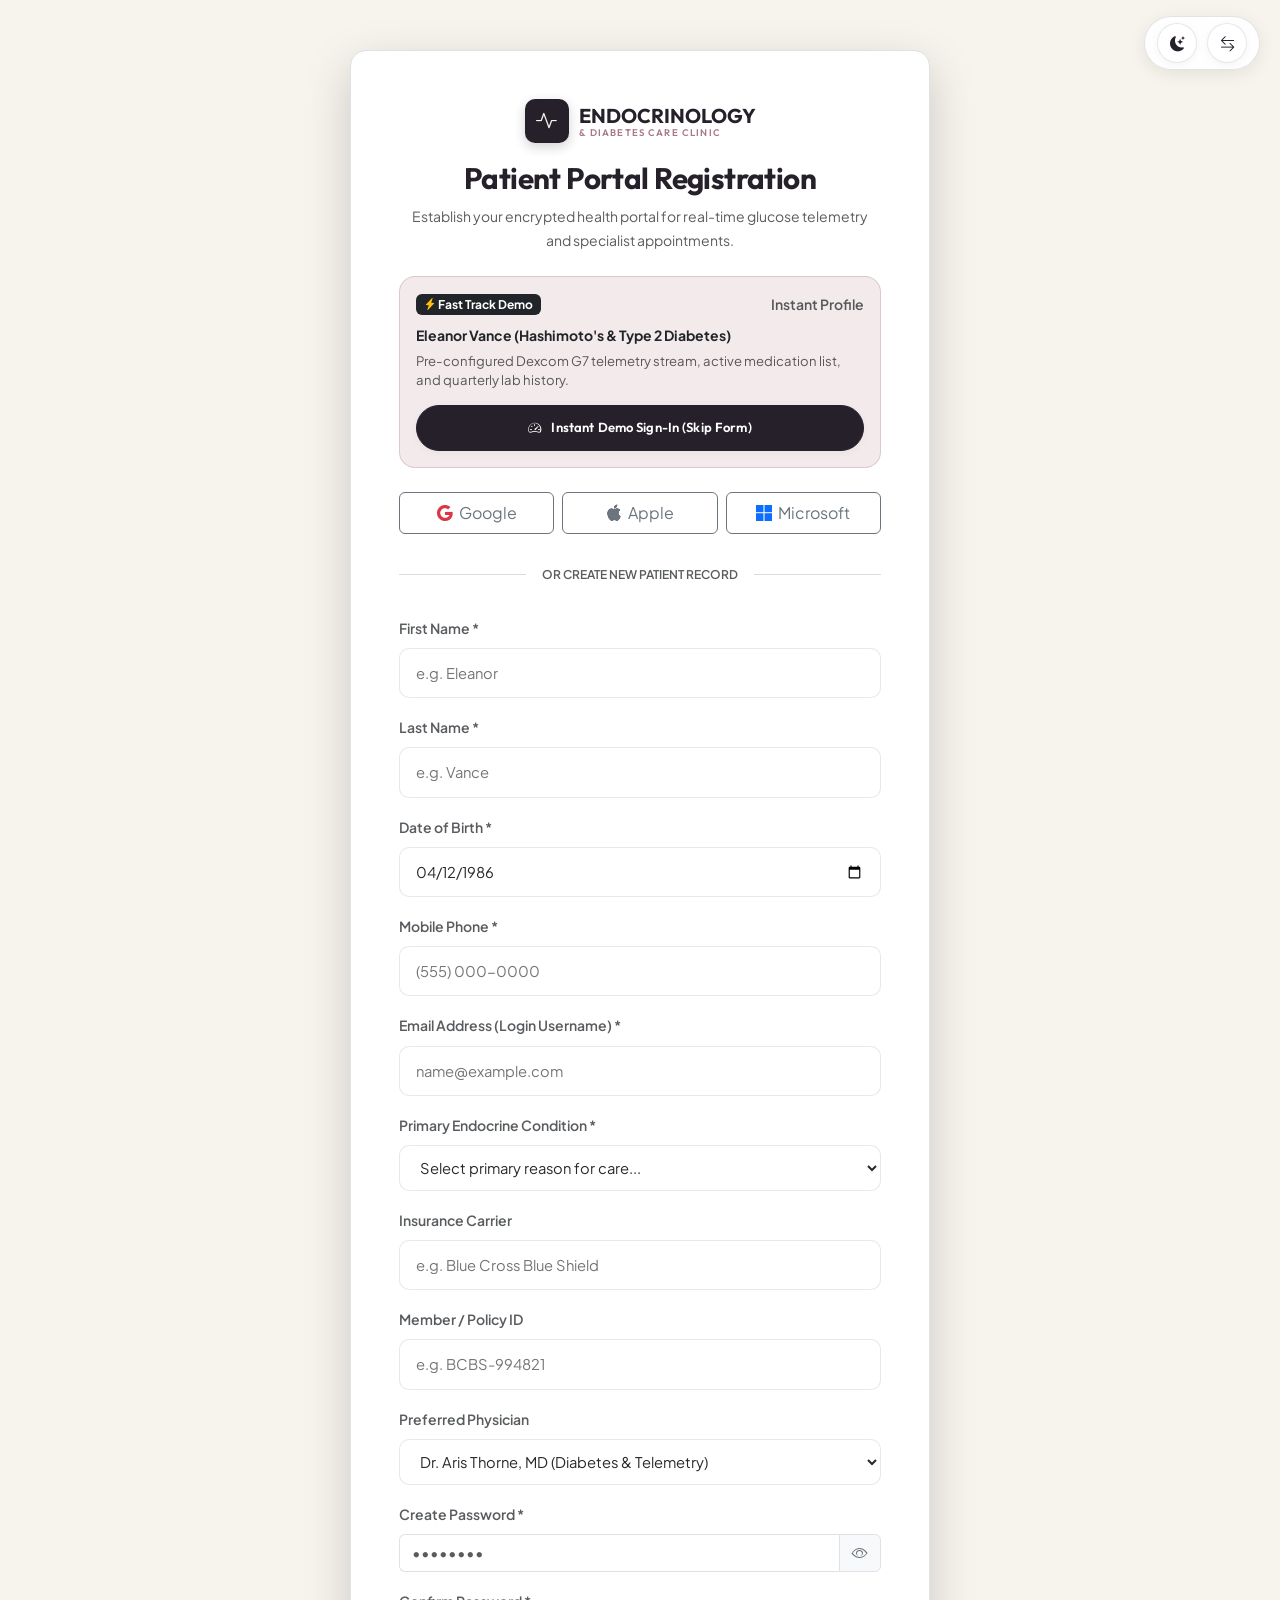
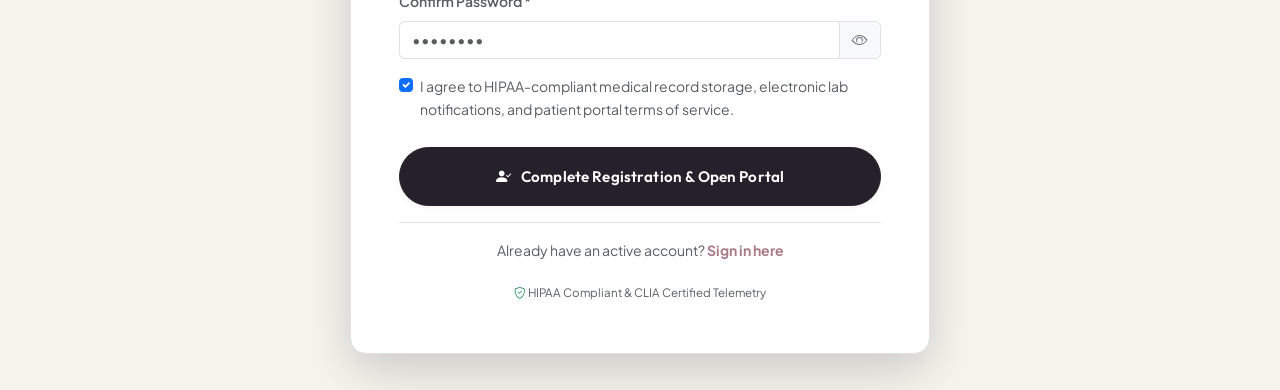
<file: register.html>
<!DOCTYPE html>
<html lang="en">
<head>
  <meta charset="UTF-8">
  <meta name="viewport" content="width=device-width, initial-scale=1.0">
  <title>Patient Registration | Endocrinology & Diabetes Care Clinic</title>
  <meta name="description" content="Register for patient portal access to synchronize continuous glucose telemetry, track lab results, and manage your endocrine care.">
  
  <!-- Bootstrap 5 CSS & Icons -->
  <link href="https://cdn.jsdelivr.net/npm/bootstrap@5.3.3/dist/css/bootstrap.min.css" rel="stylesheet">
  <link rel="stylesheet" href="https://cdn.jsdelivr.net/npm/bootstrap-icons@1.11.3/font/bootstrap-icons.min.css">
  
  <!-- Favicon -->
  <link rel="icon" type="image/svg+xml" href="favicon.svg">
  
  <!-- Custom CSS -->
  <link rel="stylesheet" href="css/main.css">
  <style>
    .auth-top-corner {
      position: fixed !important;
      top: 16px !important;
      right: 20px !important;
      z-index: 9999 !important;
      display: flex !important;
      flex-direction: row !important;
      align-items: center !important;
      gap: 10px !important;
      background: rgba(255, 255, 255, 0.9);
      backdrop-filter: blur(12px);
      padding: 6px 12px;
      border-radius: 30px;
      border: 1px solid rgba(37, 32, 42, 0.12);
      box-shadow: 0 4px 18px rgba(0, 0, 0, 0.08);
    }
    [data-theme="dark"] .auth-top-corner {
      background: rgba(14, 14, 18, 0.9) !important;
      border-color: rgba(255, 255, 255, 0.15) !important;
    }
    html[dir="rtl"] .auth-top-corner {
      right: auto !important;
      left: 20px !important;
    }
    @media (max-width: 576px) {
      .auth-top-corner {
        top: 12px !important;
        right: 14px !important;
        padding: 4px 8px;
        gap: 6px !important;
      }
      html[dir="rtl"] .auth-top-corner {
        right: auto !important;
        left: 14px !important;
      }
      body {
        padding-top: 64px !important;
      }
    }
    .toggle-password-btn {
      border-color: var(--bs-border-color);
      color: #6c757d;
      background: #f8f9fa;
    }
    [data-theme="dark"] .toggle-password-btn {
      background: #16161A !important;
      color: #A1A1AA !important;
      border-color: rgba(255, 255, 255, 0.20) !important;
    }
    [data-theme="dark"] .toggle-password-btn:hover {
      color: #FFFFFF !important;
    }
    [data-theme="dark"] input[type="date"] {
      color-scheme: dark !important;
      color: #FFFFFF !important;
    }
    [data-theme="dark"] input[type="date"]::-webkit-calendar-picker-indicator {
      filter: brightness(0) invert(1) !important;
      opacity: 0.92 !important;
      cursor: pointer;
    }
  </style>
</head>
<body style="min-height: 100vh; display: flex; align-items: center; justify-content: center; background: var(--color-warm-ivory); padding: 50px 16px 36px;">

  <!-- Top-Right Corner Controls (Theme + RTL) Outside Container -->
  <div class="auth-top-corner">
    <!-- Theme Toggle -->
    <button class="btn-nav-icon theme-toggle-btn shadow-none" aria-label="Toggle Theme" title="Toggle Light/Dark Theme">
      <i class="bi bi-moon-stars-fill"></i>
    </button>
    <!-- RTL Toggle (Opposing Arrows) -->
    <button class="btn-nav-icon rtl-toggle-btn shadow-none" aria-label="Toggle RTL" title="Toggle RTL / LTR Layout">
      <i class="bi bi-arrow-left-right"></i>
    </button>
  </div>


  <!-- =========================================================================
       REGISTRATION CARD CONTAINER (NO HEADER & NO FOOTER)
       ========================================================================= -->
  <main class="container my-auto">
    <div class="row justify-content-center">
      <div class="col-md-10 col-lg-7 col-xl-6">
        
        <div class="auth-card p-3 p-sm-4 p-md-5 bg-white rounded-4 rounded-sm-5 border shadow-lg position-relative">
          
          <!-- LOGO INSIDE CARD (Clickable to Home) -->
          <div class="text-center mb-4">
            <a href="index.html" class="brand-logo d-inline-flex align-items-center justify-content-center mb-3 text-decoration-none">
              <div class="brand-logo-icon" style="width: 44px; height: 44px; font-size: 1.3rem;">
                <i class="bi bi-activity"></i>
              </div>
              <div class="text-start">
                <span class="fs-5 fw-bold d-block brand-title" style="color: var(--color-midnight-plum);">ENDOCRINOLOGY</span>
                <span class="brand-text-sub">& Diabetes Care Clinic</span>
              </div>
            </a>
            <h3 class="fw-bold" style="color: var(--color-midnight-plum);">Patient Portal Registration</h3>
            <p class="text-muted small">Establish your encrypted health portal for real-time glucose telemetry and specialist appointments.</p>
          </div>

          <!-- Instant Demo Access Banner -->
          <div class="p-3 mb-4 rounded-4" style="background: var(--color-muted-mauve-subtle); border: 1px solid rgba(168, 121, 134, 0.3);">
            <div class="d-flex align-items-center justify-content-between flex-wrap gap-2 mb-2">
              <span class="badge bg-dark text-white"><i class="bi bi-lightning-charge-fill text-warning"></i> Fast Track Demo</span>
              <small class="text-muted fw-semibold">Instant Profile</small>
            </div>
            <strong class="d-block text-dark small mb-1">Eleanor Vance (Hashimoto's & Type 2 Diabetes)</strong>
            <p class="small text-muted mb-3" style="font-size: 0.82rem; line-height: 1.45;">Pre-configured Dexcom G7 telemetry stream, active medication list, and quarterly lab history.</p>
            <a href="dashboard.html" class="btn-primary-plum btn-pill-sm w-100 justify-content-center text-center">
              <i class="bi bi-speedometer2"></i> Instant Demo Sign-In (Skip Form)
            </a>
          </div>

          <!-- Social Fast Sign-Up Options -->
          <div class="row g-2 mb-3">
            <div class="col-4">
              <button type="button" class="btn btn-outline-secondary w-100 py-2 d-flex align-items-center justify-content-center gap-1 small" onclick="alert('Fast registration with Google Health profile...');">
                <i class="bi bi-google text-danger"></i> <span class="d-none d-sm-inline">Google</span>
              </button>
            </div>
            <div class="col-4">
              <button type="button" class="btn btn-outline-secondary w-100 py-2 d-flex align-items-center justify-content-center gap-1 small" onclick="alert('Fast registration with Apple Health ID...');">
                <i class="bi bi-apple"></i> <span class="d-none d-sm-inline">Apple</span>
              </button>
            </div>
            <div class="col-4">
              <button type="button" class="btn btn-outline-secondary w-100 py-2 d-flex align-items-center justify-content-center gap-1 small" onclick="alert('Fast registration with Microsoft Health...');">
                <i class="bi bi-microsoft text-primary"></i> <span class="d-none d-sm-inline">Microsoft</span>
              </button>
            </div>
          </div>

          <!-- Divider -->
          <div class="d-flex align-items-center my-4">
            <hr class="flex-grow-1 border-secondary opacity-25">
            <span class="px-3 text-muted small text-uppercase fw-semibold" style="font-size: 0.75rem;">Or Create New Patient Record</span>
            <hr class="flex-grow-1 border-secondary opacity-25">
          </div>

          <!-- Full Registration Form (Inputs Stacked One By One) -->
          <form id="patientRegistrationForm" onsubmit="event.preventDefault(); alert('Registration successful! Launching your encrypted patient dashboard...'); window.location.href='dashboard.html';">
            <div class="row g-3">
              <div class="col-12">
                <label class="form-label small fw-semibold text-muted">First Name *</label>
                <input type="text" class="form-control-custom" placeholder="e.g. Eleanor" required>
              </div>
              <div class="col-12">
                <label class="form-label small fw-semibold text-muted">Last Name *</label>
                <input type="text" class="form-control-custom" placeholder="e.g. Vance" required>
              </div>

              <div class="col-12">
                <label class="form-label small fw-semibold text-muted">Date of Birth *</label>
                <input type="date" class="form-control-custom" value="1986-04-12" required>
              </div>
              <div class="col-12">
                <label class="form-label small fw-semibold text-muted">Mobile Phone *</label>
                <input type="tel" class="form-control-custom" placeholder="(555) 000-0000" required>
              </div>

              <div class="col-12">
                <label class="form-label small fw-semibold text-muted">Email Address (Login Username) *</label>
                <input type="email" class="form-control-custom" placeholder="name@example.com" required>
              </div>

              <div class="col-12">
                <label class="form-label small fw-semibold text-muted">Primary Endocrine Condition *</label>
                <select class="form-select-custom" required>
                  <option value="" selected disabled>Select primary reason for care...</option>
                  <option value="diabetes-t2">Type 2 Diabetes / Insulin Resistance</option>
                  <option value="diabetes-t1">Type 1 Diabetes / Continuous Pump Care</option>
                  <option value="thyroid">Thyroid Disorders & Nodules</option>
                  <option value="hormones">Hormone Replacement Therapy / Bioidentical</option>
                  <option value="metabolic">Metabolic Syndrome & Weight Optimization</option>
                  <option value="osteoporosis">Bone Density & Osteoporosis</option>
                </select>
              </div>

              <div class="col-12">
                <label class="form-label small fw-semibold text-muted">Insurance Carrier</label>
                <input type="text" class="form-control-custom" placeholder="e.g. Blue Cross Blue Shield">
              </div>
              <div class="col-12">
                <label class="form-label small fw-semibold text-muted">Member / Policy ID</label>
                <input type="text" class="form-control-custom" placeholder="e.g. BCBS-994821">
              </div>

              <div class="col-12">
                <label class="form-label small fw-semibold text-muted">Preferred Physician</label>
                <select class="form-select-custom">
                  <option value="thorne">Dr. Aris Thorne, MD (Diabetes & Telemetry)</option>
                  <option value="rostova">Dr. Elena Rostova, MD (Thyroid & Ultrasound)</option>
                  <option value="sterling">Dr. Julian Sterling, MD (Metabolism & Lipids)</option>
                  <option value="vance">Dr. Clara Vance, MD (Neuro-Endocrine & Adrenal)</option>
                </select>
              </div>

              <div class="col-12">
                <label class="form-label small fw-semibold text-muted">Create Password *</label>
                <div class="input-group">
                  <input type="password" id="regPassword" class="form-control border-end-0" placeholder="••••••••" required>
                  <button class="btn toggle-password-btn" type="button" aria-label="Toggle password visibility" onclick="togglePasswordVisibility('regPassword', this)">
                    <i class="bi bi-eye"></i>
                  </button>
                </div>
              </div>
              <div class="col-12">
                <label class="form-label small fw-semibold text-muted">Confirm Password *</label>
                <div class="input-group">
                  <input type="password" id="regConfirmPassword" class="form-control border-end-0" placeholder="••••••••" required>
                  <button class="btn toggle-password-btn" type="button" aria-label="Toggle password visibility" onclick="togglePasswordVisibility('regConfirmPassword', this)">
                    <i class="bi bi-eye"></i>
                  </button>
                </div>
              </div>

              <div class="col-12 mt-3">
                <div class="form-check small">
                  <input class="form-check-input" type="checkbox" id="termsCheck" required checked>
                  <label class="form-check-label text-muted" for="termsCheck">
                    I agree to HIPAA-compliant medical record storage, electronic lab notifications, and patient portal terms of service.
                  </label>
                </div>
              </div>

              <div class="col-12 mt-4">
                <button type="submit" class="btn-primary-plum w-100 justify-content-center py-3">
                  <i class="bi bi-person-check-fill"></i> Complete Registration & Open Portal
                </button>
              </div>
            </div>
          </form>

          <div class="text-center mt-3 pt-3 border-top">
            <p class="text-muted small mb-0">
              Already have an active account? 
              <a href="login.html" class="fw-bold" style="color: var(--color-muted-mauve);">Sign in here</a>
            </p>
          </div>

          <div class="text-center mt-3">
            <small class="text-muted" style="font-size: 0.72rem;">
              <i class="bi bi-shield-check text-success"></i> HIPAA Compliant & CLIA Certified Telemetry
            </small>
          </div>

        </div>
      </div>
    </div>
  </main>

  <!-- Password Visibility Toggle Script -->
  <script>
    function togglePasswordVisibility(fieldId, btn) {
      const field = document.getElementById(fieldId);
      const icon = btn.querySelector('i');
      if (field.type === 'password') {
        field.type = 'text';
        icon.classList.remove('bi-eye');
        icon.classList.add('bi-eye-slash');
      } else {
        field.type = 'password';
        icon.classList.remove('bi-eye-slash');
        icon.classList.add('bi-eye');
      }
    }
  </script>

  <!-- Main JavaScript -->
  <script src="js/main.js"></script>
</body>
</html>
</file>
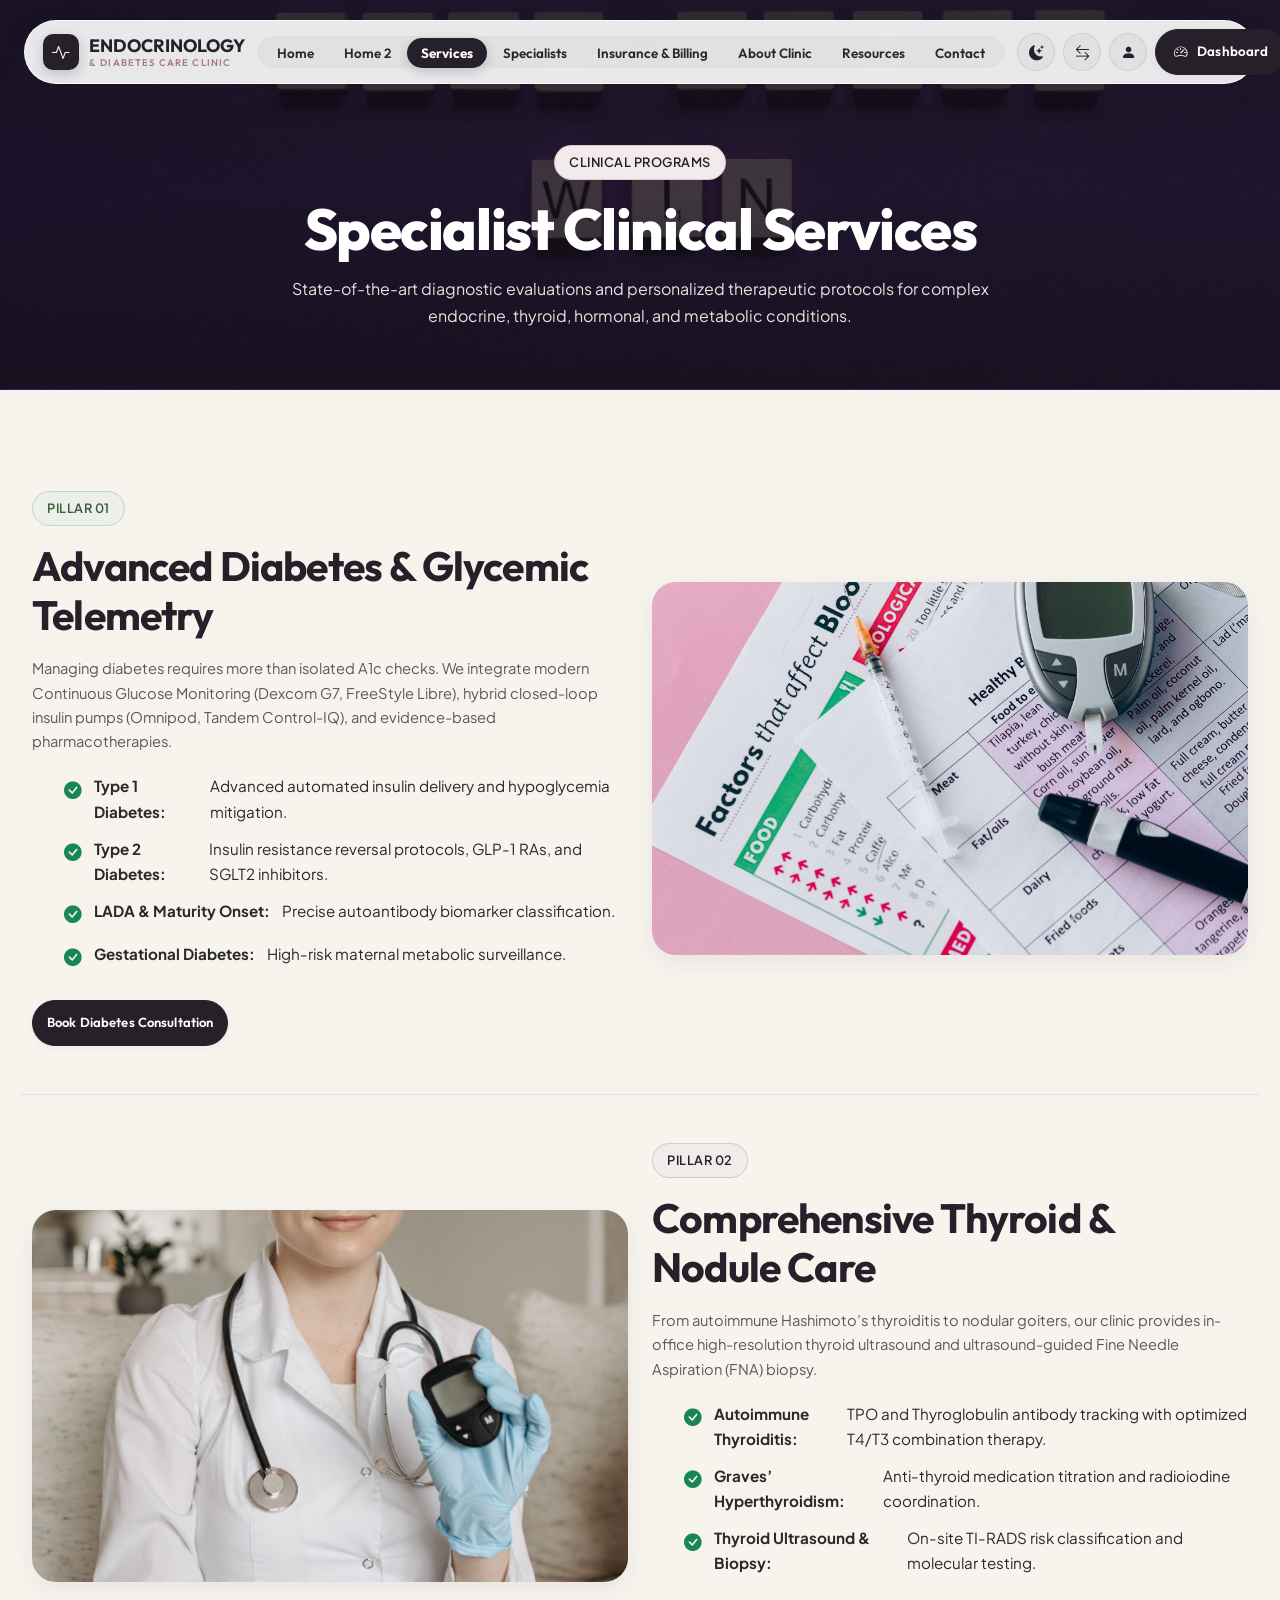
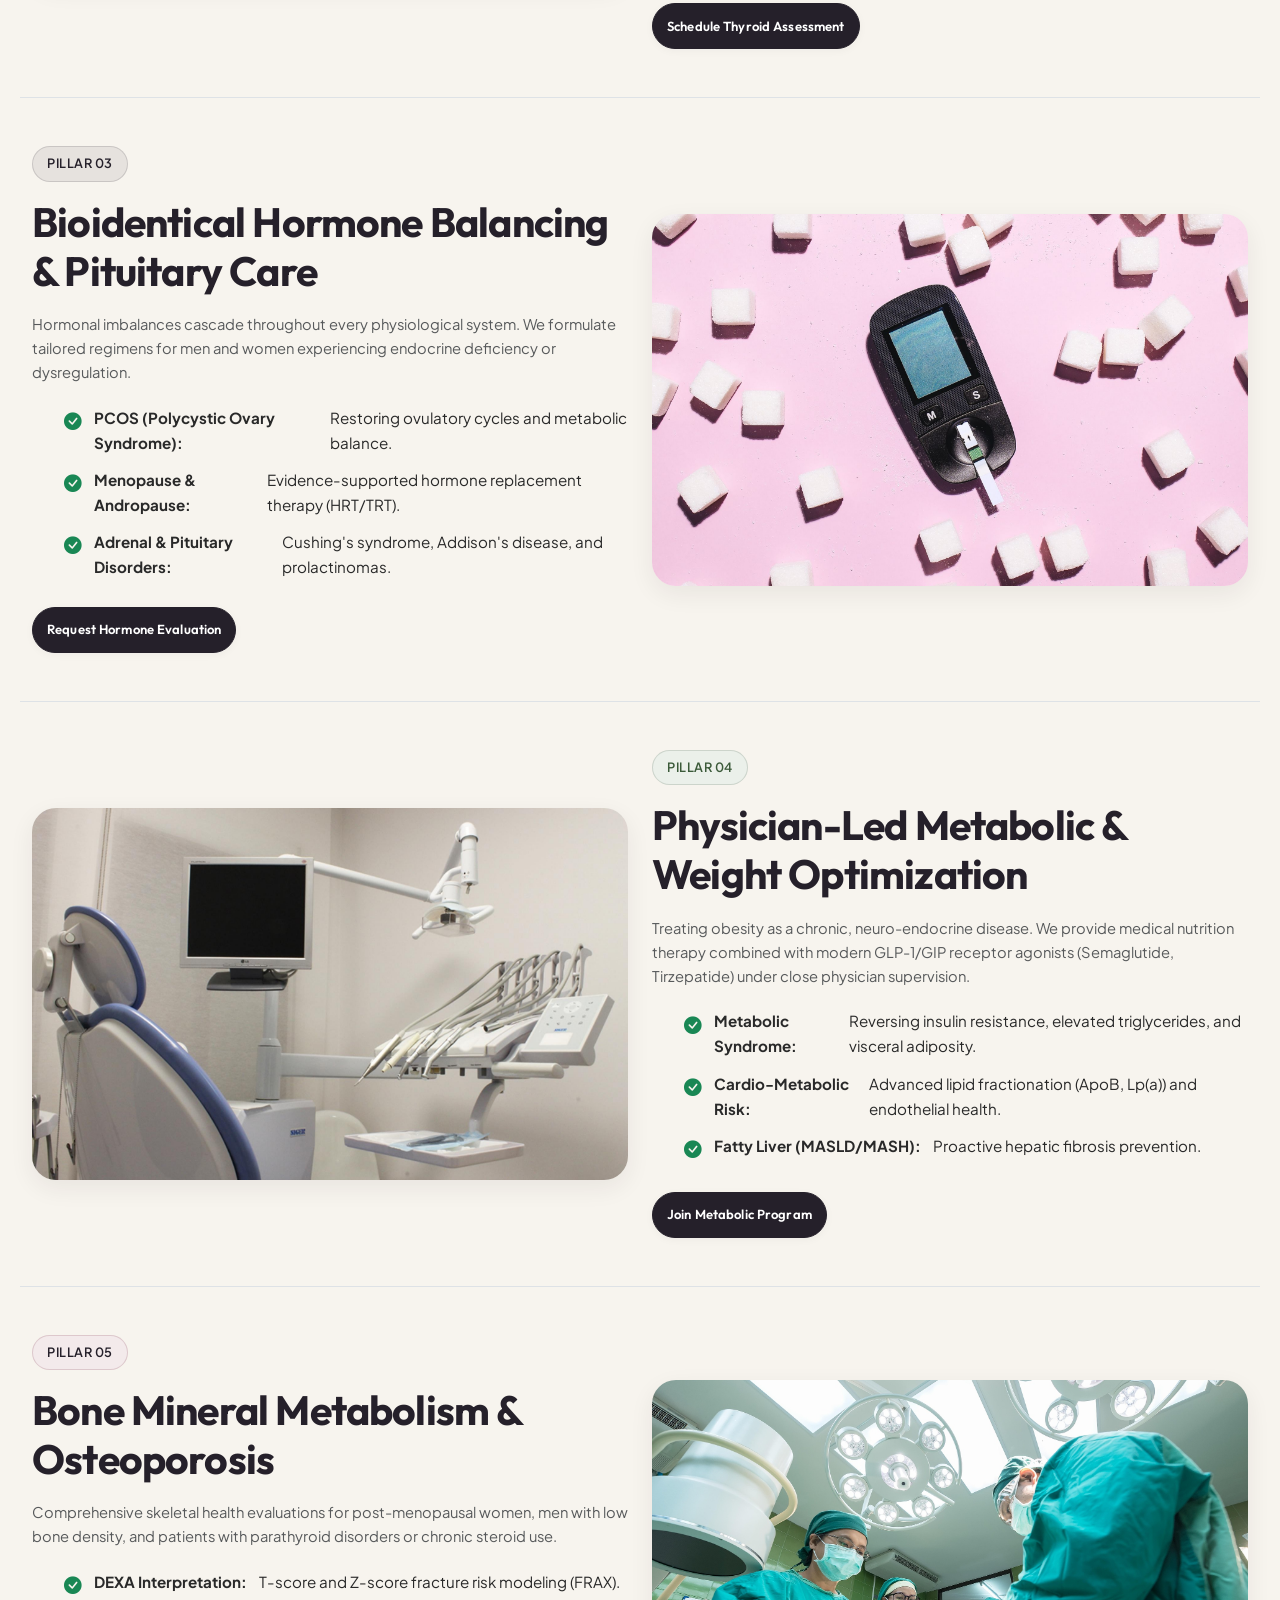
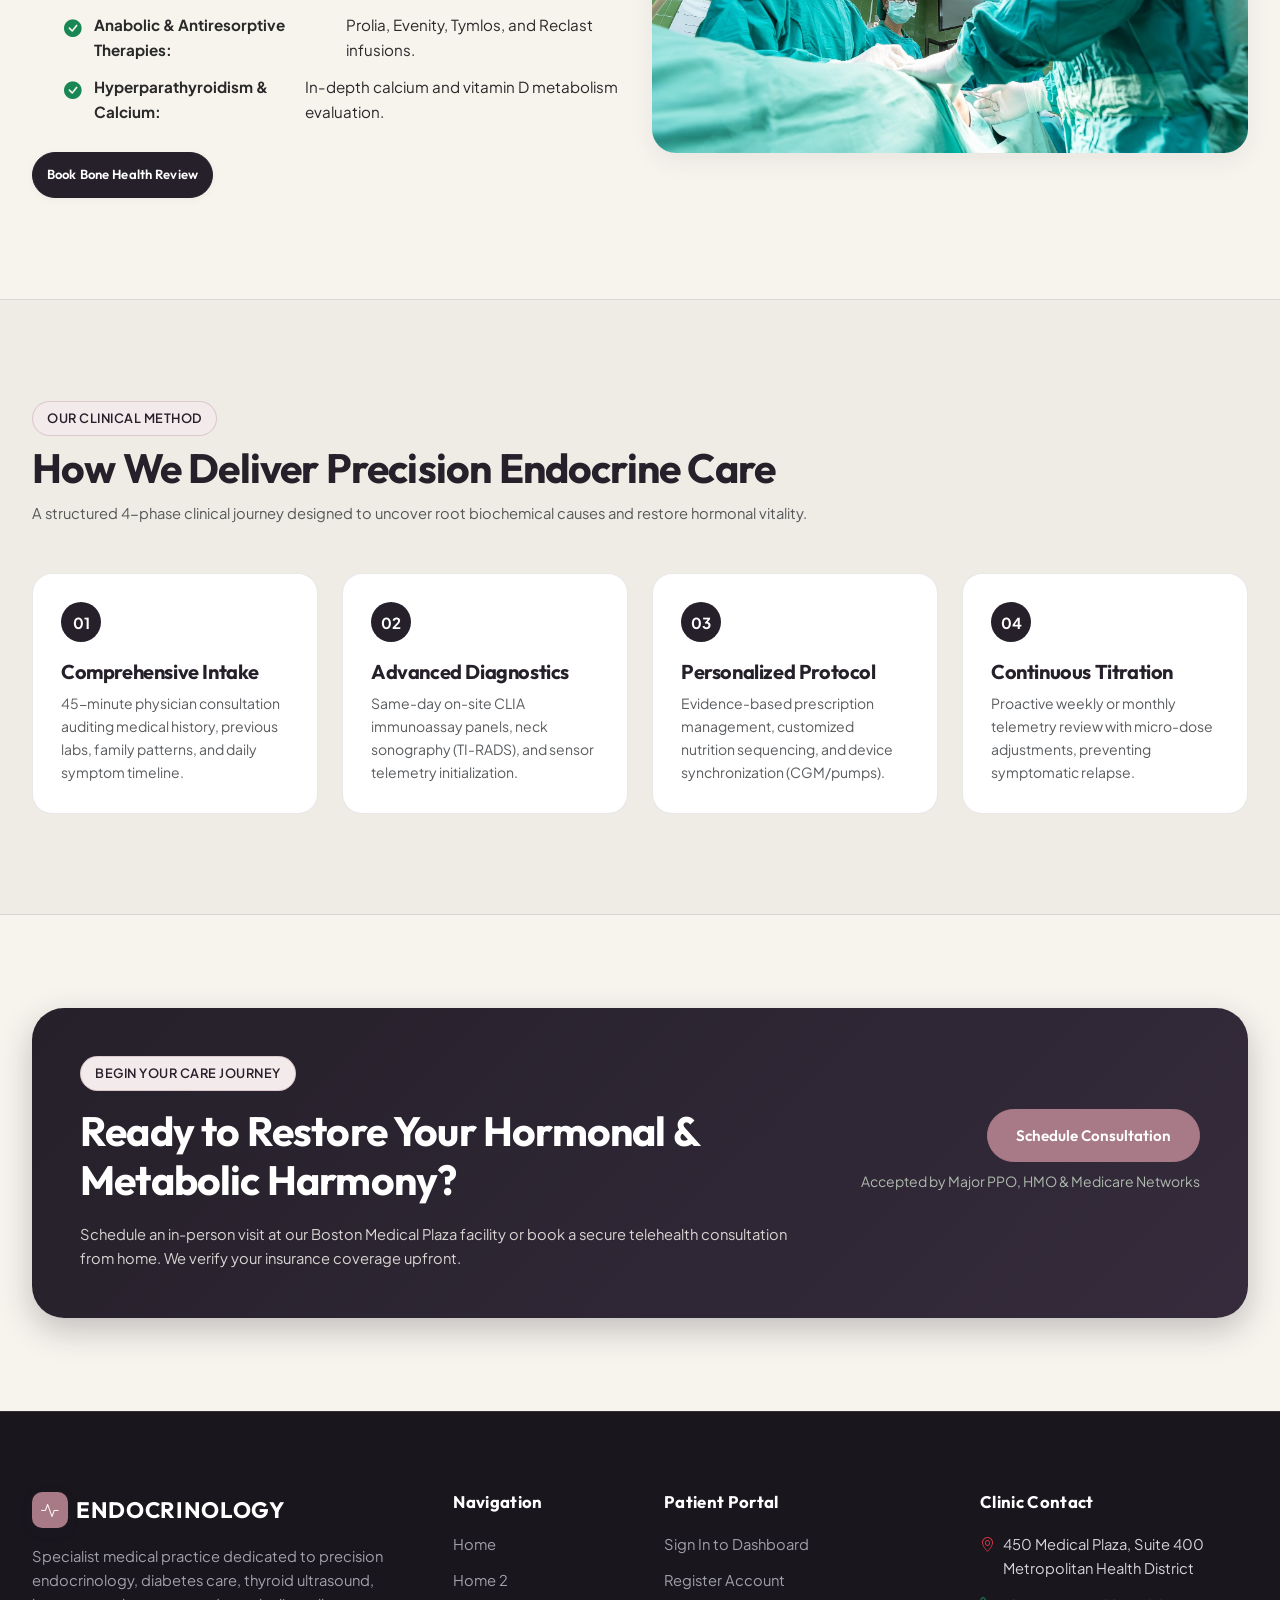
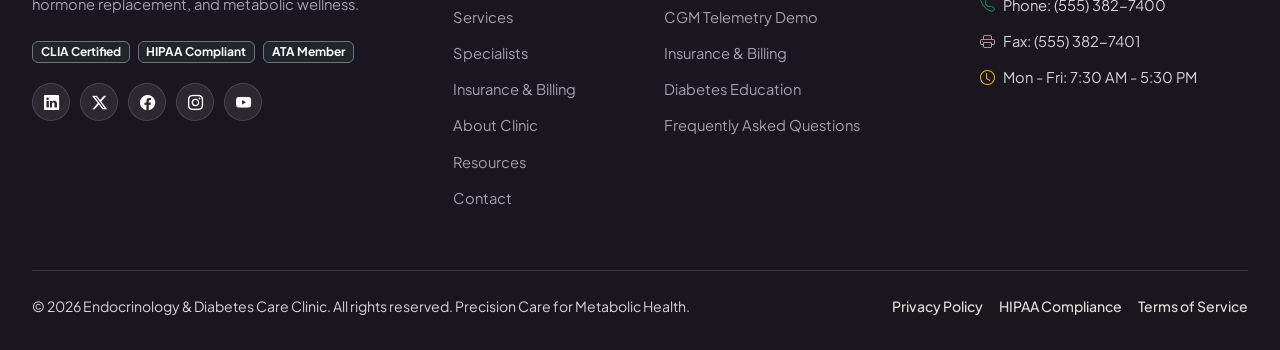
<file: services.html>
<!DOCTYPE html>
<html lang="en">
<head>
  <meta charset="UTF-8">
  <meta name="viewport" content="width=device-width, initial-scale=1.0">
  <title>Specialist Endocrine & Diabetes Services | Endocrinology Care Clinic</title>
  <meta name="description" content="Comprehensive specialist services in diabetes management, thyroid ultrasound, hormone optimization, metabolic health, and pituitary-adrenal disorders.">
  
  <!-- Bootstrap 5 CSS & Icons -->
  <link href="https://cdn.jsdelivr.net/npm/bootstrap@5.3.3/dist/css/bootstrap.min.css" rel="stylesheet">
  <link rel="stylesheet" href="https://cdn.jsdelivr.net/npm/bootstrap-icons@1.11.3/font/bootstrap-icons.min.css">
  
  <!-- Favicon -->
  <link rel="icon" type="image/svg+xml" href="favicon.svg">
  
  <!-- Custom CSS -->
  <link rel="stylesheet" href="css/main.css">
</head>
<body>

  <!-- =========================================================================
       FLOATING CAPSULE HEADER + MAGNETIC MENU + FULLSCREEN TRIGGER (☰)
       ========================================================================= -->
  <header class="site-header" id="siteHeader">
    <div class="header-inner">
      <!-- Brand Logo -->
      <a href="index.html" class="brand-logo" id="headerBrandLogo">
        <div class="brand-logo-icon">
          <i class="bi bi-activity"></i>
        </div>
        <div>
          ENDOCRINOLOGY
          <span class="brand-text-sub">& Diabetes Care Clinic</span>
        </div>
      </a>

      <!-- Magnetic Desktop Menu -->
      <ul class="desktop-nav" id="desktopNav">
        <li><a href="index.html" class="desktop-nav-link">Home</a></li>
        <li><a href="home-2.html" class="desktop-nav-link">Home 2</a></li>
        <li><a href="services.html" class="desktop-nav-link active">Services</a></li>
        <li><a href="doctors.html" class="desktop-nav-link">Specialists</a></li>
        <li><a href="insurance-billing.html" class="desktop-nav-link">Insurance & Billing</a></li>
        <li><a href="about.html" class="desktop-nav-link">About Clinic</a></li>
        <li><a href="patient-resources.html" class="desktop-nav-link">Resources</a></li>
        <li><a href="contact.html" class="desktop-nav-link">Contact</a></li>
      </ul>

      <!-- Right Group: Theme + RTL + Login Icon + Dashboard Button + Mobile Hamburger (<= 1024px) -->
      <div class="header-right-group">
        <!-- Theme Toggle -->
        <button class="btn-nav-icon theme-toggle-btn" aria-label="Toggle Theme" title="Toggle Light/Dark Theme">
          <i class="bi bi-moon-stars-fill"></i>
        </button>
        <!-- RTL Toggle (Opposing Arrows Icon) -->
        <button class="btn-nav-icon rtl-toggle-btn" aria-label="Toggle RTL" title="Toggle RTL / LTR Layout">
          <i class="bi bi-arrow-left-right"></i>
        </button>
        <!-- Patient Login Icon -->
        <a href="login.html" class="btn-nav-icon" aria-label="Patient Login" title="Patient Portal Login">
          <i class="bi bi-person-fill"></i>
        </a>
        <!-- Dashboard Button -->
        <a href="dashboard.html" class="btn-primary-plum btn-pill-sm header-dash-btn">
          <i class="bi bi-speedometer2"></i> Dashboard
        </a>
        <!-- Mobile Hamburger (<= 1024px) -->
        <button class="nav-hamburger-btn" id="hamburgerBtn" aria-label="Toggle Navigation Menu">
          <span></span>
          <span></span>
          <span></span>
        </button>
      </div>
    </div>
  </header>

  <!-- =========================================================================
       FULLSCREEN NAVIGATION OVERLAY
       ========================================================================= -->
  <div class="fullscreen-nav-overlay" id="fullscreenNav">
    <div class="fullscreen-nav-header">
      <a href="index.html" class="brand-logo" style="color:#ffffff;">
        <div class="brand-logo-icon" style="background:#ffffff; color:#25202A;"><i class="bi bi-activity"></i></div>
        <div class="text-white">ENDOCRINOLOGY <span class="brand-text-sub" style="color:var(--color-muted-mauve);">Precision Care</span></div>
      </a>
      <div class="d-flex align-items-center gap-2">
        <button class="btn-nav-icon theme-toggle-btn" aria-label="Toggle Theme" title="Toggle Light/Dark Theme" style="background:rgba(255,255,255,0.12); color:#FFFFFF; border-color:rgba(255,255,255,0.2);">
          <i class="bi bi-moon-stars-fill"></i>
        </button>
        <button class="btn-nav-icon rtl-toggle-btn" aria-label="Toggle RTL" title="Toggle RTL / LTR Layout" style="background:rgba(255,255,255,0.12); color:#FFFFFF; border-color:rgba(255,255,255,0.2);">
          <i class="bi bi-arrow-left-right"></i>
        </button>
        <button class="fullscreen-close-btn" id="fullscreenCloseBtn" aria-label="Close Menu">
          <i class="bi bi-x-lg"></i>
        </button>
      </div>
    </div>

    <div class="fullscreen-nav-body">
      <div class="container-fluid">
        <div class="row align-items-center g-5">
          <!-- Main Navigation Links -->
          <div class="col-lg-7">
            <ul class="fullscreen-nav-links">
              <li>
                <a href="index.html" class="fullscreen-link-item">
                  <span class="fullscreen-link-num">01</span>
                  <span class="fullscreen-link-text">Home</span>
                </a>
              </li>
              <li>
                <a href="home-2.html" class="fullscreen-link-item">
                  <span class="fullscreen-link-num">02</span>
                  <span class="fullscreen-link-text">Home 2</span>
                </a>
              </li>
              <li>
                <a href="services.html" class="fullscreen-link-item active">
                  <span class="fullscreen-link-num">03</span>
                  <span class="fullscreen-link-text">Services</span>
                </a>
              </li>
              <li>
                <a href="doctors.html" class="fullscreen-link-item">
                  <span class="fullscreen-link-num">04</span>
                  <span class="fullscreen-link-text">Specialists</span>
                </a>
              </li>
              <li>
                <a href="insurance-billing.html" class="fullscreen-link-item">
                  <span class="fullscreen-link-num">05</span>
                  <span class="fullscreen-link-text">Insurance & Billing</span>
                </a>
              </li>
              <li>
                <a href="about.html" class="fullscreen-link-item">
                  <span class="fullscreen-link-num">06</span>
                  <span class="fullscreen-link-text">About Clinic</span>
                </a>
              </li>
              <li>
                <a href="patient-resources.html" class="fullscreen-link-item">
                  <span class="fullscreen-link-num">07</span>
                  <span class="fullscreen-link-text">Resources</span>
                </a>
              </li>
              <li>
                <a href="contact.html" class="fullscreen-link-item">
                  <span class="fullscreen-link-num">08</span>
                  <span class="fullscreen-link-text">Contact</span>
                </a>
              </li>
            </ul>
          </div>

          <!-- Quick Hub Card -->
          <div class="col-lg-5">
            <div class="fullscreen-hub-card">
              <span class="badge-clinical badge-clinical-mauve mb-3">Patient Telemetry Portal</span>
              <h4 class="text-white mb-2">Access Your Health Record</h4>
              <p class="small text-white-50 mb-4">
                Review real-time continuous glucose trends, lab panel results, and manage prescription refills securely.
              </p>
              <div class="d-flex flex-column gap-2 mb-4">
                <a href="dashboard.html" class="btn-primary-plum w-100 justify-content-center" style="background:#ffffff; color:#25202A;">
                  <i class="bi bi-speedometer2"></i> Patient Dashboard <span class="d-none d-sm-inline">(Live Telemetry)</span>
                </a>
                <div class="d-flex gap-2">
                  <a href="login.html" class="btn-mauve w-50 justify-content-center">
                    <i class="bi bi-shield-lock"></i> Login
                  </a>
                  <a href="register.html" class="btn-outline-plum w-50 justify-content-center" style="color:#ffffff; border-color:rgba(255,255,255,0.3);">
                    <i class="bi bi-person-plus"></i> Register
                  </a>
                </div>
              </div>

              <hr style="border-color: rgba(255,255,255,0.15);" />

              <div class="small text-white-50 d-flex flex-column gap-2">
                <div><i class="bi bi-telephone-fill text-white"></i> <strong>Urgent Triage:</strong> (617) 555-0199</div>
                <div><i class="bi bi-geo-alt-fill text-white"></i> Joslin Way, Longwood Medical Area, Boston MA</div>
                <div><i class="bi bi-clock-fill text-white"></i> Mon–Fri: 7:30 AM – 5:30 PM EST</div>
              </div>

              <div class="footer-social-icons mt-4">
                <a href="https://linkedin.com" target="_blank" class="footer-social-btn" aria-label="LinkedIn"><i class="bi bi-linkedin"></i></a>
                <a href="https://twitter.com" target="_blank" class="footer-social-btn" aria-label="Twitter"><i class="bi bi-twitter-x"></i></a>
                <a href="https://facebook.com" target="_blank" class="footer-social-btn" aria-label="Facebook"><i class="bi bi-facebook"></i></a>
                <a href="https://instagram.com" target="_blank" class="footer-social-btn" aria-label="Instagram"><i class="bi bi-instagram"></i></a>
                <a href="https://youtube.com" target="_blank" class="footer-social-btn" aria-label="YouTube"><i class="bi bi-youtube"></i></a>
              </div>
            </div>
          </div>
        </div>
      </div>
    </div>
  </div>

  <!-- =========================================================================
       PAGE HERO BANNER (WITH CLINICAL BACKGROUND IMAGE)
       ========================================================================= -->
  <section class="page-hero-banner" style="background-image: url('image/1 (4).jpg');">
    <div class="page-hero-overlay"></div>
    <div class="container page-hero-content">
      <span class="badge-clinical badge-clinical-mauve mb-3">Clinical Programs</span>
      <h1 class="page-hero-title">Specialist Clinical Services</h1>
      <p class="page-hero-subtitle">
        State-of-the-art diagnostic evaluations and personalized therapeutic protocols for complex endocrine, thyroid, hormonal, and metabolic conditions.
      </p>
    </div>
  </section>

  <!-- =========================================================================
       DETAILED SERVICES SECTION
       ========================================================================= -->
  <section class="py-5" style="background: var(--color-warm-ivory);" id="detailedServices">
    <div class="container py-4">

      <!-- 01: Diabetes Management -->
      <div class="row align-items-center mb-5 pb-5 border-bottom" id="diabetes">
        <div class="col-lg-6 text-start">
          <span class="badge-clinical badge-clinical-sage mb-3">Pillar 01</span>
          <h2 class="mb-3 text-start">Advanced Diabetes & Glycemic Telemetry</h2>
          <p class="text-muted">
            Managing diabetes requires more than isolated A1c checks. We integrate modern Continuous Glucose Monitoring (Dexcom G7, FreeStyle Libre), hybrid closed-loop insulin pumps (Omnipod, Tandem Control-IQ), and evidence-based pharmacotherapies.
          </p>
          <ul class="timeline-feature-list">
            <li><i class="bi bi-check-circle-fill text-success"></i> <strong>Type 1 Diabetes:</strong> Advanced automated insulin delivery and hypoglycemia mitigation.</li>
            <li><i class="bi bi-check-circle-fill text-success"></i> <strong>Type 2 Diabetes:</strong> Insulin resistance reversal protocols, GLP-1 RAs, and SGLT2 inhibitors.</li>
            <li><i class="bi bi-check-circle-fill text-success"></i> <strong>LADA & Maturity Onset:</strong> Precise autoantibody biomarker classification.</li>
            <li><i class="bi bi-check-circle-fill text-success"></i> <strong>Gestational Diabetes:</strong> High-risk maternal metabolic surveillance.</li>
          </ul>
          <a href="contact.html?service=diabetes" class="btn-primary-plum btn-pill-sm mt-2">Book Diabetes Consultation</a>
        </div>
        <div class="col-lg-6 mt-4 mt-lg-0">
          <img src="image/1 (12).jpg" alt="Diabetes Management" class="service-feature-img" />
        </div>
      </div>

      <!-- 02: Thyroid & Nodules -->
      <div class="row align-items-center mb-5 pb-5 border-bottom flex-row-reverse" id="thyroid">
        <div class="col-lg-6 text-start">
          <span class="badge-clinical badge-clinical-mauve mb-3">Pillar 02</span>
          <h2 class="mb-3 text-start">Comprehensive Thyroid & Nodule Care</h2>
          <p class="text-muted">
            From autoimmune Hashimoto’s thyroiditis to nodular goiters, our clinic provides in-office high-resolution thyroid ultrasound and ultrasound-guided Fine Needle Aspiration (FNA) biopsy.
          </p>
          <ul class="timeline-feature-list">
            <li><i class="bi bi-check-circle-fill text-success"></i> <strong>Autoimmune Thyroiditis:</strong> TPO and Thyroglobulin antibody tracking with optimized T4/T3 combination therapy.</li>
            <li><i class="bi bi-check-circle-fill text-success"></i> <strong>Graves’ Hyperthyroidism:</strong> Anti-thyroid medication titration and radioiodine coordination.</li>
            <li><i class="bi bi-check-circle-fill text-success"></i> <strong>Thyroid Ultrasound & Biopsy:</strong> On-site TI-RADS risk classification and molecular testing.</li>
          </ul>
          <a href="contact.html?service=thyroid" class="btn-primary-plum btn-pill-sm mt-2">Schedule Thyroid Assessment</a>
        </div>
        <div class="col-lg-6 mt-4 mt-lg-0">
          <img src="image/1 (13).jpg" alt="Thyroid Care and Diagnostics" class="service-feature-img" />
        </div>
      </div>

      <!-- 03: Hormone Therapy -->
      <div class="row align-items-center mb-5 pb-5 border-bottom" id="hormones">
        <div class="col-lg-6 text-start">
          <span class="badge-clinical badge-clinical-plum mb-3">Pillar 03</span>
          <h2 class="mb-3 text-start">Bioidentical Hormone Balancing & Pituitary Care</h2>
          <p class="text-muted">
            Hormonal imbalances cascade throughout every physiological system. We formulate tailored regimens for men and women experiencing endocrine deficiency or dysregulation.
          </p>
          <ul class="timeline-feature-list">
            <li><i class="bi bi-check-circle-fill text-success"></i> <strong>PCOS (Polycystic Ovary Syndrome):</strong> Restoring ovulatory cycles and metabolic balance.</li>
            <li><i class="bi bi-check-circle-fill text-success"></i> <strong>Menopause & Andropause:</strong> Evidence-supported hormone replacement therapy (HRT/TRT).</li>
            <li><i class="bi bi-check-circle-fill text-success"></i> <strong>Adrenal & Pituitary Disorders:</strong> Cushing's syndrome, Addison's disease, and prolactinomas.</li>
          </ul>
          <a href="contact.html?service=hormones" class="btn-primary-plum btn-pill-sm mt-2">Request Hormone Evaluation</a>
        </div>
        <div class="col-lg-6 mt-4 mt-lg-0">
          <img src="image/1 (14).jpg" alt="Hormone Therapy and Specialist Medicine" class="service-feature-img" />
        </div>
      </div>

      <!-- 04: Metabolic Health & Weight Optimization -->
      <div class="row align-items-center mb-5 pb-5 border-bottom flex-row-reverse" id="metabolic">
        <div class="col-lg-6 text-start">
          <span class="badge-clinical badge-clinical-sage mb-3">Pillar 04</span>
          <h2 class="mb-3 text-start">Physician-Led Metabolic & Weight Optimization</h2>
          <p class="text-muted">
            Treating obesity as a chronic, neuro-endocrine disease. We provide medical nutrition therapy combined with modern GLP-1/GIP receptor agonists (Semaglutide, Tirzepatide) under close physician supervision.
          </p>
          <ul class="timeline-feature-list">
            <li><i class="bi bi-check-circle-fill text-success"></i> <strong>Metabolic Syndrome:</strong> Reversing insulin resistance, elevated triglycerides, and visceral adiposity.</li>
            <li><i class="bi bi-check-circle-fill text-success"></i> <strong>Cardio-Metabolic Risk:</strong> Advanced lipid fractionation (ApoB, Lp(a)) and endothelial health.</li>
            <li><i class="bi bi-check-circle-fill text-success"></i> <strong>Fatty Liver (MASLD/MASH):</strong> Proactive hepatic fibrosis prevention.</li>
          </ul>
          <a href="contact.html?service=metabolic" class="btn-primary-plum btn-pill-sm mt-2">Join Metabolic Program</a>
        </div>
        <div class="col-lg-6 mt-4 mt-lg-0">
          <img src="image/1 (15).jpg" alt="Metabolic Health and Weight Care" class="service-feature-img" />
        </div>
      </div>

      <!-- 05: Bone Health & Osteoporosis -->
      <div class="row align-items-center" id="bone">
        <div class="col-lg-6 text-start">
          <span class="badge-clinical badge-clinical-mauve mb-3">Pillar 05</span>
          <h2 class="mb-3 text-start">Bone Mineral Metabolism & Osteoporosis</h2>
          <p class="text-muted">
            Comprehensive skeletal health evaluations for post-menopausal women, men with low bone density, and patients with parathyroid disorders or chronic steroid use.
          </p>
          <ul class="timeline-feature-list">
            <li><i class="bi bi-check-circle-fill text-success"></i> <strong>DEXA Interpretation:</strong> T-score and Z-score fracture risk modeling (FRAX).</li>
            <li><i class="bi bi-check-circle-fill text-success"></i> <strong>Anabolic & Antiresorptive Therapies:</strong> Prolia, Evenity, Tymlos, and Reclast infusions.</li>
            <li><i class="bi bi-check-circle-fill text-success"></i> <strong>Hyperparathyroidism & Calcium:</strong> In-depth calcium and vitamin D metabolism evaluation.</li>
          </ul>
          <a href="contact.html?service=bone" class="btn-primary-plum btn-pill-sm mt-2">Book Bone Health Review</a>
        </div>
        <div class="col-lg-6 mt-4 mt-lg-0">
          <img src="image/1 (16).jpg" alt="Bone Health and Osteoporosis Care" class="service-feature-img" />
        </div>
      </div>

    </div>
  </section>

  
  <!-- =========================================================================
       CLINICAL CARE PROCESS: 4-STEP PROTOCOL
       ========================================================================= -->
  <section class="py-5" style="background: var(--color-warm-ivory-alt); border-top: 1px solid var(--color-border-subtle); border-bottom: 1px solid var(--color-border-subtle);" id="clinicalProcess">
    <div class="container py-4">
      <div class="d-flex justify-content-between align-items-end mb-5 flex-wrap gap-3 text-start">
        <div class="text-start">
          <span class="badge-clinical badge-clinical-mauve mb-2">Our Clinical Method</span>
          <h2 class="text-start">How We Deliver Precision Endocrine Care</h2>
          <p class="text-muted mb-0 text-start">A structured 4-phase clinical journey designed to uncover root biochemical causes and restore hormonal vitality.</p>
        </div>
      </div>

      <div class="row g-4">
        <!-- Step 1 -->
        <div class="col-md-6 col-lg-3">
          <div class="process-step-card text-start">
            <div class="process-step-num">01</div>
            <h5 class="mb-2">Comprehensive Intake</h5>
            <p class="text-muted small mb-0">
              45-minute physician consultation auditing medical history, previous labs, family patterns, and daily symptom timeline.
            </p>
          </div>
        </div>

        <!-- Step 2 -->
        <div class="col-md-6 col-lg-3">
          <div class="process-step-card text-start">
            <div class="process-step-num">02</div>
            <h5 class="mb-2">Advanced Diagnostics</h5>
            <p class="text-muted small mb-0">
              Same-day on-site CLIA immunoassay panels, neck sonography (TI-RADS), and sensor telemetry initialization.
            </p>
          </div>
        </div>

        <!-- Step 3 -->
        <div class="col-md-6 col-lg-3">
          <div class="process-step-card text-start">
            <div class="process-step-num">03</div>
            <h5 class="mb-2">Personalized Protocol</h5>
            <p class="text-muted small mb-0">
              Evidence-based prescription management, customized nutrition sequencing, and device synchronization (CGM/pumps).
            </p>
          </div>
        </div>

        <!-- Step 4 -->
        <div class="col-md-6 col-lg-3">
          <div class="process-step-card text-start">
            <div class="process-step-num">04</div>
            <h5 class="mb-2">Continuous Titration</h5>
            <p class="text-muted small mb-0">
              Proactive weekly or monthly telemetry review with micro-dose adjustments, preventing symptomatic relapse.
            </p>
          </div>
        </div>
      </div>
    </div>
  </section>

  <!-- =========================================================================
       SERVICES FINAL CTA SECTION
       ========================================================================= -->
  <section class="py-5" style="background: var(--color-warm-ivory);" id="servicesCta">
    <div class="container py-3">
      <div class="p-4 p-md-5 rounded-5" style="background: linear-gradient(135deg, #25202A 0%, #352B3C 100%); color: #FFF; box-shadow: var(--shadow-plum);">
        <div class="row align-items-center g-4">
          <div class="col-lg-8 text-start">
            <span class="badge-clinical badge-clinical-mauve mb-3">Begin Your Care Journey</span>
            <h2 class="text-white mb-3 text-start">Ready to Restore Your Hormonal & Metabolic Harmony?</h2>
            <p style="color: rgba(247, 244, 238, 0.85);" class="mb-0 text-start">
              Schedule an in-person visit at our Boston Medical Plaza facility or book a secure telehealth consultation from home. We verify your insurance coverage upfront.
            </p>
          </div>
          <div class="col-lg-4 text-lg-end text-start mt-4 mt-lg-0">
            <a href="contact.html" class="btn-mauve btn-lg mb-2 d-inline-block">Schedule Consultation</a>
            <div class="small" style="color: var(--color-soft-sage);">Accepted by Major PPO, HMO & Medicare Networks</div>
          </div>
        </div>
      </div>
    </div>
  </section>

  <!-- =========================================================================
       SITE FOOTER
       ========================================================================= -->
  <footer class="site-footer">
    <div class="container">
      <div class="row g-5">
        <!-- Col 1: Brand & Badges & Socials -->
        <div class="col-lg-4">
          <div class="footer-brand">
            <div class="d-flex align-items-center gap-2 mb-3">
              <div class="brand-logo-icon" style="background: var(--color-muted-mauve);">
                <i class="bi bi-activity"></i>
              </div>
              <h4 class="text-white mb-0">ENDOCRINOLOGY</h4>
            </div>
            <p>Specialist medical practice dedicated to precision endocrinology, diabetes care, thyroid ultrasound, hormone replacement, and metabolic wellness.</p>
            <div class="d-flex gap-2 mt-4 flex-wrap">
              <span class="badge bg-dark border border-secondary text-light">CLIA Certified</span>
              <span class="badge bg-dark border border-secondary text-light">HIPAA Compliant</span>
              <span class="badge bg-dark border border-secondary text-light">ATA Member</span>
            </div>

            <!-- Social Media Channels -->
            <div class="footer-social-links">
              <a href="https://linkedin.com" target="_blank" rel="noopener" class="social-icon-btn" aria-label="LinkedIn"><i class="bi bi-linkedin"></i></a>
              <a href="https://twitter.com" target="_blank" rel="noopener" class="social-icon-btn" aria-label="Twitter X"><i class="bi bi-twitter-x"></i></a>
              <a href="https://facebook.com" target="_blank" rel="noopener" class="social-icon-btn" aria-label="Facebook"><i class="bi bi-facebook"></i></a>
              <a href="https://instagram.com" target="_blank" rel="noopener" class="social-icon-btn" aria-label="Instagram"><i class="bi bi-instagram"></i></a>
              <a href="https://youtube.com" target="_blank" rel="noopener" class="social-icon-btn" aria-label="YouTube"><i class="bi bi-youtube"></i></a>
            </div>
          </div>
        </div>

        <!-- Col 2: Navigation Links -->
        <div class="col-6 col-lg-2">
          <h5 class="footer-col-title">Navigation</h5>
          <ul class="footer-links">
            <li><a href="index.html">Home</a></li>
            <li><a href="home-2.html">Home 2</a></li>
            <li><a href="services.html">Services</a></li>
            <li><a href="doctors.html">Specialists</a></li>
            <li><a href="insurance-billing.html">Insurance & Billing</a></li>
            <li><a href="about.html">About Clinic</a></li>
            <li><a href="patient-resources.html">Resources</a></li>
            <li><a href="contact.html">Contact</a></li>
          </ul>
        </div>

        <!-- Col 3: Patient Portal Links -->
        <div class="col-6 col-lg-3">
          <h5 class="footer-col-title">Patient Portal</h5>
          <ul class="footer-links">
            <li><a href="login.html">Sign In to Dashboard</a></li>
            <li><a href="register.html">Register Account</a></li>
            <li><a href="dashboard.html">CGM Telemetry Demo</a></li>
            <li><a href="insurance-billing.html">Insurance & Billing</a></li>
            <li><a href="patient-resources.html">Diabetes Education</a></li>
            <li><a href="patient-resources.html#faq">Frequently Asked Questions</a></li>
          </ul>
        </div>

        <!-- Col 4: Clinic Contact Info -->
        <div class="col-lg-3">
          <h5 class="footer-col-title">Clinic Contact</h5>
          <ul class="footer-links" style="color: rgba(247, 244, 238, 0.85); font-size: 0.9rem;">
            <li class="d-flex gap-2"><i class="bi bi-geo-alt text-danger"></i> 450 Medical Plaza, Suite 400<br>Metropolitan Health District</li>
            <li class="d-flex gap-2"><i class="bi bi-telephone text-success"></i> Phone: (555) 382-7400</li>
            <li class="d-flex gap-2"><i class="bi bi-printer" style="color: #C49BA5;"></i> Fax: (555) 382-7401</li>
            <li class="d-flex gap-2"><i class="bi bi-clock text-warning"></i> Mon - Fri: 7:30 AM - 5:30 PM</li>
          </ul>
        </div>
      </div>

      <!-- Footer Bottom Bar -->
      <div class="footer-bottom">
        <div>&copy; 2026 Endocrinology & Diabetes Care Clinic. All rights reserved. Precision Care for Metabolic Health.</div>
        <div class="d-flex gap-3 flex-wrap">
          <a href="#">Privacy Policy</a>
          <a href="#">HIPAA Compliance</a>
          <a href="#">Terms of Service</a>
        </div>
      </div>
    </div>
  </footer>

  <script src="https://cdn.jsdelivr.net/npm/bootstrap@5.3.3/dist/js/bootstrap.bundle.min.js"></script>
  <script src="js/main.js"></script>
</body>
</html>
</file>
<file: css/main.css>
/* ==========================================================================
   ENDOCRINOLOGY & DIABETES CARE CLINIC - CORE DESIGN SYSTEM
   Palette:
   - Midnight Plum: #25202A
   - Warm Ivory: #F7F4EE
   - Muted Mauve: #A87986
   - Soft Sage: #AEB9AD
   - Charcoal: #292929
   - Deep Accent: #19141D
   - Soft Cream: #FFFFFF
   - Border Subtle: rgba(37, 32, 42, 0.08)
   ========================================================================== */

@import url('https://fonts.googleapis.com/css2?family=Outfit:wght@300;400;500;600;700;800&family=Plus+Jakarta+Sans:ital,wght@0,300;0,400;0,500;0,600;0,700;1,400&display=swap');

:root {
  /* Brand Colors */
  --color-midnight-plum: #25202A;
  --color-midnight-dark: #1A161E;
  --color-warm-ivory: #F7F4EE;
  --color-warm-ivory-alt: #EFECE5;
  --color-muted-mauve: #A87986;
  --color-muted-mauve-light: #C49BA5;
  --color-muted-mauve-subtle: #F3EAEB;
  --color-soft-sage: #AEB9AD;
  --color-soft-sage-dark: #7F937E;
  --color-soft-sage-light: #EBF0EA;
  --color-charcoal: #292929;
  --color-charcoal-muted: #626065;
  --color-white: #FFFFFF;
  --color-border-subtle: rgba(37, 32, 42, 0.10);
  --color-border-hover: rgba(168, 121, 134, 0.4);

  /* Functional Accents */
  --color-success: #3E8B65;
  --color-success-bg: #E8F5EE;
  --color-warning: #D9822B;
  --color-warning-bg: #FDF4E7;
  --color-info: #4679A8;
  --color-info-bg: #EAF2F9;
  --color-danger: #C04D58;

  /* Typography */
  --font-heading: 'Outfit', sans-serif;
  --font-body: 'Plus Jakarta Sans', sans-serif;

  /* Elevations */
  --shadow-sm: 0 2px 8px rgba(37, 32, 42, 0.04);
  --shadow-md: 0 8px 24px rgba(37, 32, 42, 0.07);
  --shadow-lg: 0 16px 40px rgba(37, 32, 42, 0.10);
  --shadow-hover: 0 20px 48px rgba(37, 32, 42, 0.14);
  --shadow-plum: 0 12px 32px rgba(37, 32, 42, 0.25);
  --shadow-mauve: 0 8px 24px rgba(168, 121, 134, 0.25);

  /* Radii */
  --radius-xs: 6px;
  --radius-sm: 10px;
  --radius-md: 16px;
  --radius-lg: 24px;
  --radius-xl: 32px;
  --radius-full: 9999px;

  /* Transitions */
  --transition-fast: 0.2s cubic-bezier(0.16, 1, 0.3, 1);
  --transition-normal: 0.35s cubic-bezier(0.16, 1, 0.3, 1);
  --transition-slow: 0.6s cubic-bezier(0.16, 1, 0.3, 1);
}

/* Base Resets */
*, *::before, *::after {
  box-sizing: border-box;
  margin: 0;
  padding: 0;
}

html {
  scroll-behavior: smooth;
  font-size: 16px;
  background-color: var(--color-warm-ivory);
  color: var(--color-charcoal);
}

body {
  font-family: var(--font-body);
  background-color: var(--color-warm-ivory);
  color: var(--color-charcoal);
  line-height: 1.65;
  overflow-x: hidden;
  -webkit-font-smoothing: antialiased;
  -moz-osx-font-smoothing: grayscale;
}

h1, h2, h3, h4, h5, h6 {
  font-family: var(--font-heading);
  color: var(--color-midnight-plum);
  font-weight: 700;
  line-height: 1.2;
  letter-spacing: -0.02em;
}

p {
  color: var(--color-charcoal-muted);
  font-weight: 400;
}

a {
  color: var(--color-midnight-plum);
  text-decoration: none;
  transition: var(--transition-fast);
}

a:hover {
  color: var(--color-muted-mauve);
}

img {
  max-width: 100%;
  height: auto;
  display: block;
}

/* Custom Scrollbar */
::-webkit-scrollbar {
  width: 8px;
}
::-webkit-scrollbar-track {
  background: var(--color-warm-ivory-alt);
}
::-webkit-scrollbar-thumb {
  background: var(--color-muted-mauve);
  border-radius: var(--radius-full);
}
::-webkit-scrollbar-thumb:hover {
  background: var(--color-midnight-plum);
}

/* Selection */
::selection {
  background: var(--color-muted-mauve);
  color: var(--color-white);
}

/* ==========================================================================
   BUTTONS & BADGES
   ========================================================================== */
.btn-primary-plum {
  background: var(--color-midnight-plum);
  color: var(--color-white);
  padding: 13px 28px;
  border-radius: var(--radius-full);
  font-family: var(--font-heading);
  font-weight: 600;
  font-size: 0.95rem;
  letter-spacing: 0.01em;
  display: inline-flex;
  align-items: center;
  gap: 10px;
  border: 1px solid var(--color-midnight-plum);
  transition: var(--transition-normal);
  box-shadow: var(--shadow-sm);
  position: relative;
  overflow: hidden;
}

.btn-primary-plum:hover {
  background: var(--color-muted-mauve);
  border-color: var(--color-muted-mauve);
  color: var(--color-white);
  transform: translateY(-2px);
  box-shadow: var(--shadow-mauve);
}

.btn-outline-plum {
  background: transparent;
  color: var(--color-midnight-plum);
  padding: 12px 26px;
  border-radius: var(--radius-full);
  font-family: var(--font-heading);
  font-weight: 600;
  font-size: 0.95rem;
  border: 1.5px solid var(--color-midnight-plum);
  display: inline-flex;
  align-items: center;
  gap: 10px;
  transition: var(--transition-normal);
}

.btn-outline-plum:hover {
  background: var(--color-midnight-plum);
  color: var(--color-white);
  transform: translateY(-2px);
  box-shadow: var(--shadow-sm);
}

.btn-mauve {
  background: var(--color-muted-mauve);
  color: var(--color-white);
  padding: 13px 28px;
  border-radius: var(--radius-full);
  font-family: var(--font-heading);
  font-weight: 600;
  font-size: 0.95rem;
  display: inline-flex;
  align-items: center;
  gap: 10px;
  border: 1px solid var(--color-muted-mauve);
  transition: var(--transition-normal);
}

.btn-mauve:hover {
  background: var(--color-midnight-plum);
  border-color: var(--color-midnight-plum);
  color: var(--color-white);
  transform: translateY(-2px);
  box-shadow: var(--shadow-plum);
}

.btn-pill-sm {
  padding: 8px 14px;
  font-size: 0.82rem;
  line-height: 1.35;
  justify-content: center;
  text-align: center;
  white-space: normal;
  word-break: normal;
}

@media (max-width: 991px) {
  .btn-pill-sm {
    padding: 8px 10px;
    font-size: 0.78rem;
  }
}

.badge-clinical {
  display: inline-flex;
  align-items: center;
  gap: 6px;
  padding: 6px 14px;
  border-radius: var(--radius-full);
  font-size: 0.8rem;
  font-weight: 600;
  letter-spacing: 0.04em;
  text-transform: uppercase;
}

.badge-clinical-mauve {
  background: var(--color-muted-mauve-subtle);
  color: var(--color-midnight-plum);
  border: 1px solid rgba(168, 121, 134, 0.3);
}

.badge-clinical-sage {
  background: var(--color-soft-sage-light);
  color: #3b5a39;
  border: 1px solid rgba(174, 185, 173, 0.5);
}

.badge-clinical-plum {
  background: rgba(37, 32, 42, 0.08);
  color: var(--color-midnight-plum);
  border: 1px solid rgba(37, 32, 42, 0.15);
}

/* ==========================================================================
   FLOATING CAPSULE HEADER + MAGNETIC MENU + RTL/THEME CONTROLS
   ========================================================================== */
.site-header {
  position: fixed;
  top: 20px;
  left: 50%;
  transform: translateX(-50%);
  width: calc(100% - 48px);
  max-width: 1320px;
  z-index: 1050;
  transition: all 0.35s cubic-bezier(0.16, 1, 0.3, 1);
  background: rgba(255, 255, 255, 0.90);
  backdrop-filter: blur(20px);
  -webkit-backdrop-filter: blur(20px);
  border: 1px solid rgba(255, 255, 255, 0.75);
  border-radius: 9999px;
  box-shadow: 0 12px 36px rgba(37, 32, 42, 0.08), 0 2px 8px rgba(0, 0, 0, 0.02);
  padding: 8px 18px;
}

.site-header.scrolled {
  top: 12px;
  background: rgba(247, 244, 238, 0.96);
  box-shadow: 0 16px 42px rgba(37, 32, 42, 0.12);
}

.header-inner {
  display: flex;
  align-items: center;
  justify-content: space-between;
  gap: 12px;
}

.brand-logo {
  display: flex;
  align-items: center;
  gap: 10px;
  font-family: var(--font-heading);
  font-weight: 700;
  font-size: 1.12rem;
  color: var(--color-midnight-plum);
  text-decoration: none;
  flex-shrink: 0;
}

.brand-logo-icon {
  width: 36px;
  height: 36px;
  border-radius: 10px;
  background: var(--color-midnight-plum);
  color: var(--color-warm-ivory);
  display: flex;
  align-items: center;
  justify-content: center;
  font-size: 1.1rem;
  box-shadow: 0 4px 12px rgba(37, 32, 42, 0.2);
}

.brand-logo .brand-text-sub {
  display: block;
  font-size: 0.60rem;
  text-transform: uppercase;
  letter-spacing: 0.12em;
  color: var(--color-muted-mauve);
  font-weight: 600;
}

.brand-logo > div:not(.brand-logo-icon) {
  display: flex;
  flex-direction: column;
  justify-content: center;
  line-height: 1.15;
}

/* Magnetic Menu Track */
.desktop-nav {
  display: none;
}

.header-right-group {
  display: flex;
  align-items: center;
  gap: 8px;
  flex-shrink: 0;
}

/* Navbar Action Icon Buttons (Theme & RTL) */
.btn-nav-icon {
  width: 38px;
  height: 38px;
  border-radius: 9999px;
  border: 1px solid var(--color-border-subtle);
  background: rgba(37, 32, 42, 0.04);
  color: var(--color-midnight-plum);
  display: inline-flex;
  align-items: center;
  justify-content: center;
  font-size: 0.95rem;
  font-weight: 600;
  cursor: pointer;
  transition: all 0.25s cubic-bezier(0.16, 1, 0.3, 1);
  padding: 0;
  flex-shrink: 0;
}

.btn-nav-icon:hover {
  background: var(--color-muted-mauve);
  color: #FFFFFF;
  border-color: var(--color-muted-mauve);
  transform: translateY(-1px);
}

.btn-nav-icon.rtl-btn {
  width: auto;
  padding: 0 10px;
  border-radius: 9999px;
  font-size: 0.76rem;
  gap: 4px;
  letter-spacing: 0.03em;
}

/* Mobile Hamburger Button */
.nav-hamburger-btn {
  background: var(--color-midnight-plum);
  border: 1px solid var(--color-midnight-plum);
  width: 38px;
  height: 38px;
  border-radius: 50%;
  display: none;
  flex-direction: column;
  justify-content: center;
  align-items: center;
  gap: 4px;
  cursor: pointer;
  box-shadow: 0 4px 12px rgba(37, 32, 42, 0.15);
  transition: all 0.25s cubic-bezier(0.16, 1, 0.3, 1);
  flex-shrink: 0;
}

.nav-hamburger-btn span {
  display: block;
  width: 16px;
  height: 2px;
  background: #ffffff;
  border-radius: 2px;
  transition: all 0.25s ease;
}

.nav-hamburger-btn:hover {
  background: var(--color-muted-mauve);
  border-color: var(--color-muted-mauve);
  transform: scale(1.06);
}

/* >= 1025px Desktop Capsule */
@media (min-width: 1025px) {
  .desktop-nav {
    display: flex !important;
    align-items: center;
    gap: 2px;
    list-style: none;
    margin: 0;
    padding: 3px 6px;
    background: rgba(37, 32, 42, 0.04);
    border-radius: 9999px;
  }

    .site-header .theme-toggle-btn,
  .site-header .rtl-toggle-btn,
  .site-header .btn-nav-icon {
    width: 38px !important;
    height: 38px !important;
    border-radius: 9999px !important;
    display: inline-flex !important;
    align-items: center !important;
    justify-content: center !important;
    padding: 0 !important;
    flex-shrink: 0 !important;
  }

  .site-header .header-dash-btn {
    height: 38px !important;
    border-radius: 9999px !important;
    padding: 0 18px !important;
    display: inline-flex !important;
    align-items: center !important;
    justify-content: center !important;
    font-size: 0.84rem !important;
    line-height: 1 !important;
    white-space: nowrap !important;
  }

  .nav-hamburger-btn {
    display: none !important;
  }
}

/* <= 1024px Mobile/Tablet Capsule (SHOW ONLY LOGO (LEFT) + HAMBURGER (RIGHT)) */
@media (max-width: 1024px) {
  .site-header {
    top: 12px !important;
    width: calc(100% - 24px) !important;
    padding: 8px 16px !important;
  }

  .header-inner {
    display: flex !important;
    align-items: center !important;
    justify-content: space-between !important;
    width: 100% !important;
  }

  /* Completely hide all desktop nav links, CTA buttons, Theme/RTL toggles, and login icons from visible header */
  .desktop-nav,
  .site-header .theme-toggle-btn,
  .site-header .rtl-toggle-btn,
  .site-header .btn-nav-icon,
  .site-header .header-dash-btn {
    display: none !important;
  }

  .header-right-group {
    display: flex !important;
    align-items: center !important;
    justify-content: flex-end !important;
    margin-left: auto !important;
    gap: 0 !important;
  }

  .nav-hamburger-btn {
    display: flex !important;
    margin-left: auto !important;
  }
}

/* ==========================================================================
   DARK THEME SYSTEM (Pure Black Background & Ultra-Visible High Contrast Text)
   ========================================================================== */
[data-theme="dark"] {
  --color-midnight-plum: #FFFFFF;
  --color-midnight-dark: #FFFFFF;
  --color-warm-ivory: #000000;
  --color-warm-ivory-alt: #08080A;
  --color-muted-mauve: #E0A0B0;
  --color-muted-mauve-light: #F0C4CF;
  --color-muted-mauve-subtle: rgba(224, 160, 176, 0.15);
  --color-soft-sage: #9ECBA0;
  --color-soft-sage-dark: #BCE2BD;
  --color-soft-sage-light: rgba(158, 203, 160, 0.15);
  --color-charcoal: #E4E4E7;
  --color-charcoal-muted: #A1A1AA;
  --color-white: #111114;
  --color-border-subtle: rgba(255, 255, 255, 0.14);
  --color-border-hover: rgba(224, 160, 176, 0.6);

  --shadow-sm: 0 2px 8px rgba(0, 0, 0, 0.8);
  --shadow-md: 0 8px 24px rgba(0, 0, 0, 0.85);
  --shadow-lg: 0 16px 40px rgba(0, 0, 0, 0.95);
}

[data-theme="dark"] html,
[data-theme="dark"] body {
  background-color: #000000 !important;
  color: #E4E4E7 !important;
}

[data-theme="dark"] h1,
[data-theme="dark"] h2,
[data-theme="dark"] h3,
[data-theme="dark"] h4,
[data-theme="dark"] h5,
[data-theme="dark"] h6,
[data-theme="dark"] .h1,
[data-theme="dark"] .h2,
[data-theme="dark"] .h3,
[data-theme="dark"] .h4,
[data-theme="dark"] .h5,
[data-theme="dark"] .h6 {
  color: #FFFFFF !important;
}

[data-theme="dark"] p,
[data-theme="dark"] span,
[data-theme="dark"] li,
[data-theme="dark"] label {
  color: #E4E4E7;
}

[data-theme="dark"] .text-dark,
[data-theme="dark"] strong.text-dark,
[data-theme="dark"] .fw-bold.text-dark {
  color: #FFFFFF !important;
}

[data-theme="dark"] .text-muted,
[data-theme="dark"] .text-secondary,
[data-theme="dark"] small.text-muted {
  color: #A1A1AA !important;
}

[data-theme="dark"] .bg-white,
[data-theme="dark"] .bg-light,
[data-theme="dark"] .p-3.bg-white,
[data-theme="dark"] .p-4.bg-white,
[data-theme="dark"] .p-5.bg-white {
  background-color: #111114 !important;
  border-color: rgba(255, 255, 255, 0.14) !important;
  color: #E4E4E7 !important;
}

[data-theme="dark"] .border,
[data-theme="dark"] .border-top,
[data-theme="dark"] .border-bottom,
[data-theme="dark"] .border-start,
[data-theme="dark"] .border-end {
  border-color: rgba(255, 255, 255, 0.14) !important;
}

[data-theme="dark"] .site-header {
  background: rgba(10, 10, 12, 0.92) !important;
  border-color: rgba(255, 255, 255, 0.16) !important;
  box-shadow: 0 12px 36px rgba(0, 0, 0, 0.8) !important;
}

[data-theme="dark"] .site-header.scrolled {
  background: rgba(0, 0, 0, 0.98) !important;
  border-color: rgba(255, 255, 255, 0.22) !important;
}

[data-theme="dark"] .brand-logo {
  color: #FFFFFF !important;
}

[data-theme="dark"] .brand-logo-icon {
  background: #FFFFFF !important;
  color: #000000 !important;
}

[data-theme="dark"] .brand-logo .brand-text-sub {
  color: var(--color-muted-mauve-light) !important;
}

[data-theme="dark"] .desktop-nav {
  background: rgba(255, 255, 255, 0.08) !important;
}

[data-theme="dark"] .desktop-nav-link {
  font-family: var(--font-heading);
  font-size: 0.84rem;
  font-weight: 600;
  color: #D4D4D8 !important;
  padding: 0 16px;
  height: 36px;
  border-radius: 9999px;
  text-decoration: none;
  transition: all 0.25s cubic-bezier(0.16, 1, 0.3, 1);
  white-space: nowrap;
  display: inline-flex;
  align-items: center;
  justify-content: center;
  line-height: 1;
}

[data-theme="dark"] .desktop-nav-link:hover {
  color: #FFFFFF !important;
  background: rgba(255, 255, 255, 0.18) !important;
  box-shadow: 0 2px 8px rgba(0, 0, 0, 0.3) !important;
  transform: translateY(-1px);
}

[data-theme="dark"] .desktop-nav-link.active {
  background: #FFFFFF !important;
  color: #111114 !important;
  font-weight: 700 !important;
  box-shadow: 0 4px 12px rgba(255, 255, 255, 0.25) !important;
}

[data-theme="dark"] .desktop-nav-link.active:hover {
  background: #FFFFFF !important;
  color: #111114 !important;
}

[data-theme="dark"] .btn-nav-icon {
  background: rgba(255, 255, 255, 0.10) !important;
  color: #FFFFFF !important;
  border-color: rgba(255, 255, 255, 0.20) !important;
}

[data-theme="dark"] .btn-nav-icon:hover {
  background: var(--color-muted-mauve) !important;
  color: #000000 !important;
}

[data-theme="dark"] .btn-primary-plum {
  background: #FFFFFF !important;
  color: #000000 !important;
  border-color: #FFFFFF !important;
}

[data-theme="dark"] .btn-primary-plum:hover {
  background: var(--color-muted-mauve) !important;
  border-color: var(--color-muted-mauve) !important;
  color: #000000 !important;
}

[data-theme="dark"] .btn-outline-plum {
  color: #FFFFFF !important;
  border-color: rgba(255, 255, 255, 0.35) !important;
}

[data-theme="dark"] .btn-outline-plum:hover {
  background: #FFFFFF !important;
  color: #000000 !important;
}

[data-theme="dark"] .btn-mauve {
  background: var(--color-muted-mauve) !important;
  color: #000000 !important;
  border-color: var(--color-muted-mauve) !important;
}

[data-theme="dark"] .badge-clinical-plum {
  background: rgba(255, 255, 255, 0.12) !important;
  color: #FFFFFF !important;
  border-color: rgba(255, 255, 255, 0.22) !important;
}

[data-theme="dark"] .badge-clinical-mauve {
  background: rgba(224, 160, 176, 0.18) !important;
  color: #FFD1DC !important;
  border-color: rgba(224, 160, 176, 0.35) !important;
}

[data-theme="dark"] .badge-clinical-sage {
  background: rgba(158, 203, 160, 0.18) !important;
  color: #C2EBD0 !important;
  border-color: rgba(158, 203, 160, 0.35) !important;
}

/* Cards & Section Elements in Dark Mode */
[data-theme="dark"] .hero-action-card,
[data-theme="dark"] .floating-metabolic-card,
[data-theme="dark"] .joslin-article-card,
[data-theme="dark"] .timeline-stage-pane,
[data-theme="dark"] .card {
  background: #111114 !important;
  border-color: rgba(255, 255, 255, 0.14) !important;
  color: #E4E4E7 !important;
}

[data-theme="dark"] .hero-action-title,
[data-theme="dark"] .joslin-article-card h5 a {
  color: #FFFFFF !important;
}

[data-theme="dark"] .form-control,
[data-theme="dark"] .form-select,
[data-theme="dark"] .form-control-custom,
[data-theme="dark"] .form-select-custom,
[data-theme="dark"] .input-group-text {
  background-color: #16161A !important;
  color: #FFFFFF !important;
  border-color: rgba(255, 255, 255, 0.20) !important;
}

[data-theme="dark"] .form-control::placeholder,
[data-theme="dark"] .form-control-custom::placeholder {
  color: #71717A !important;
}

[data-theme="dark"] input[type="date"],
[data-theme="dark"] input[type="time"],
[data-theme="dark"] input[type="datetime-local"] {
  color-scheme: dark !important;
  color: #FFFFFF !important;
}

[data-theme="dark"] input[type="date"]::-webkit-calendar-picker-indicator,
[data-theme="dark"] input[type="time"]::-webkit-calendar-picker-indicator,
[data-theme="dark"] input[type="datetime-local"]::-webkit-calendar-picker-indicator {
  filter: brightness(0) invert(1) !important;
  opacity: 0.92 !important;
  cursor: pointer;
}

[data-theme="dark"] .accordion-item {
  background-color: #111114 !important;
  border-color: rgba(255, 255, 255, 0.14) !important;
}

[data-theme="dark"] .accordion-button {
  background-color: #111114 !important;
  color: #FFFFFF !important;
}

[data-theme="dark"] .accordion-button:not(.collapsed) {
  background-color: #1A1A22 !important;
  color: var(--color-muted-mauve) !important;
}

/* Specific Dark Mode Component Overrides */
[data-theme="dark"] .section-dark-precision {
  background: #08080A !important;
  border-top: 1px solid rgba(255, 255, 255, 0.12) !important;
  border-bottom: 1px solid rgba(255, 255, 255, 0.12) !important;
  color: #E4E4E7 !important;
}

[data-theme="dark"] .section-dark-precision h2,
[data-theme="dark"] .section-dark-precision h3,
[data-theme="dark"] .section-dark-precision h4 {
  color: #FFFFFF !important;
}

[data-theme="dark"] .section-dark-precision p {
  color: #A1A1AA !important;
}

[data-theme="dark"] .dark-stat-card {
  background: #111114 !important;
  border: 1px solid rgba(255, 255, 255, 0.14) !important;
  color: #E4E4E7 !important;
}

[data-theme="dark"] .dark-stat-num {
  color: #FFFFFF !important;
}

[data-theme="dark"] .dark-stat-num span {
  color: var(--color-muted-mauve) !important;
}

[data-theme="dark"] .dark-stat-card h5 {
  color: #FFFFFF !important;
}

[data-theme="dark"] .dark-stat-card p {
  color: #A1A1AA !important;
}

[data-theme="dark"] .nav-hamburger-btn {
  background: rgba(255, 255, 255, 0.15) !important;
  border-color: rgba(255, 255, 255, 0.32) !important;
}

[data-theme="dark"] .nav-hamburger-btn span {
  background: #FFFFFF !important;
}

[data-theme="dark"] .nav-hamburger-btn:hover {
  background: var(--color-muted-mauve) !important;
  border-color: var(--color-muted-mauve) !important;
}

[data-theme="dark"] .nav-hamburger-btn:hover span {
  background: #000000 !important;
}

[data-theme="dark"] .doctor-specialty-tag {
  color: #FFFFFF !important;
  background: rgba(18, 14, 22, 0.94) !important;
  border: 1px solid rgba(255, 255, 255, 0.28) !important;
}

/* Background image preservation for hero banners in Dark Mode */
[data-theme="dark"] .hero-joslin-section,
[data-theme="dark"] .hero-section,
[data-theme="dark"] .hero-section-cgm,
[data-theme="dark"] .page-hero-banner {
  background-color: transparent !important;
}

[data-theme="dark"] .hero-joslin-overlay {
  background: linear-gradient(180deg, rgba(6, 6, 8, 0.90) 0%, rgba(6, 6, 8, 0.82) 50%, rgba(6, 6, 8, 0.94) 100%) !important;
}

[data-theme="dark"] .hero-cgm-overlay {
  background: linear-gradient(135deg, rgba(6, 6, 8, 0.92) 0%, rgba(6, 6, 8, 0.84) 55%, rgba(6, 6, 8, 0.92) 100%) !important;
}

[data-theme="dark"] .page-hero-overlay {
  background: linear-gradient(180deg, rgba(6, 6, 8, 0.90) 0%, rgba(6, 6, 8, 0.82) 100%) !important;
}

[data-theme="dark"] .hero-section-cgm .hero-title,
[data-theme="dark"] .hero-section-cgm .hero-title span {
  color: #FFFFFF !important;
}

[data-theme="dark"] .hero-section-cgm .hero-title span {
  color: var(--color-muted-mauve) !important;
}

[data-theme="dark"] .hero-section-cgm .hero-subtitle {
  color: #D4D4D8 !important;
}

[data-theme="dark"] .hero-section-cgm .hero-feature-tags,
[data-theme="dark"] .hero-section-cgm .hero-feature-tags div {
  color: #D4D4D8 !important;
}

[data-theme="dark"] .section-alt,
[data-theme="dark"] .section-doctors,
[data-theme="dark"] .section-services,
[data-theme="dark"] .section-timeline,
[data-theme="dark"] .section-workflow,
[data-theme="dark"] .section-phenotyping,
[data-theme="dark"] .section-outcomes,
[data-theme="dark"] .section-tech-suite,
[data-theme="dark"] .section-intake-banner,
[data-theme="dark"] section:not(.hero-joslin-section):not(.hero-section):not(.hero-section-cgm):not(.page-hero-banner) {
  background-color: #000000 !important;
  background-image: none !important;
  color: #E4E4E7 !important;
}

[data-theme="dark"] .doctor-card,
[data-theme="dark"] .doctor-body,
[data-theme="dark"] .service-card,
[data-theme="dark"] .service-pill-card,
[data-theme="dark"] .insurance-logo-card,
[data-theme="dark"] .insurance-card,
[data-theme="dark"] .pricing-card,
[data-theme="dark"] .research-split-banner,
[data-theme="dark"] .allied-specialist-card,
[data-theme="dark"] .specialist-prep-card,
[data-theme="dark"] .good-faith-table-card,
[data-theme="dark"] .hsa-fsa-card,
[data-theme="dark"] .payment-plan-card,
[data-theme="dark"] .diagnostic-equip-card,
[data-theme="dark"] .quality-benchmark-card,
[data-theme="dark"] .accreditation-pill,
[data-theme="dark"] .symptom-matrix-card,
[data-theme="dark"] .video-technique-card,
[data-theme="dark"] .roundtable-card,
[data-theme="dark"] .contact-info-card,
[data-theme="dark"] .contact-form-card,
[data-theme="dark"] .map-wrapper-card {
  background: #111114 !important;
  border: 1px solid rgba(255, 255, 255, 0.14) !important;
  color: #E4E4E7 !important;
}

[data-theme="dark"] .doctor-body h4,
[data-theme="dark"] .doctor-credentials,
[data-theme="dark"] .service-card h4,
[data-theme="dark"] .service-pill-card h4,
[data-theme="dark"] .pricing-card h3,
[data-theme="dark"] .allied-specialist-card h4,
[data-theme="dark"] .specialist-prep-card h4,
[data-theme="dark"] .hsa-fsa-card h4,
[data-theme="dark"] .payment-plan-card h4,
[data-theme="dark"] .diagnostic-equip-card h4,
[data-theme="dark"] .quality-benchmark-card h4,
[data-theme="dark"] .symptom-matrix-card h4,
[data-theme="dark"] .video-technique-card h4,
[data-theme="dark"] .roundtable-card h4,
[data-theme="dark"] .contact-info-card h4,
[data-theme="dark"] .contact-form-card h4 {
  color: #FFFFFF !important;
}

[data-theme="dark"] .card-link-arrow {
  color: var(--color-muted-mauve) !important;
}

[data-theme="dark"] .timeline-step-btn {
  background: #111114 !important;
  border-color: rgba(255, 255, 255, 0.14) !important;
  color: #FFFFFF !important;
}

[data-theme="dark"] .timeline-step-btn.active {
  background: var(--color-muted-mauve) !important;
  border-color: var(--color-muted-mauve) !important;
  color: #000000 !important;
}

[data-theme="dark"] .timeline-step-btn.completed {
  background: #1A1A22 !important;
  color: var(--color-soft-sage) !important;
}

[data-theme="dark"] .table {
  color: #E4E4E7 !important;
}

[data-theme="dark"] .table th {
  background-color: #08080A !important;
  color: #A1A1AA !important;
  border-bottom-color: rgba(255, 255, 255, 0.14) !important;
}

[data-theme="dark"] .table td {
  border-bottom-color: rgba(255, 255, 255, 0.10) !important;
  color: #E4E4E7 !important;
}

[data-theme="dark"] .modal-content {
  background-color: #111114 !important;
  border-color: rgba(255, 255, 255, 0.16) !important;
  color: #E4E4E7 !important;
}

[data-theme="dark"] footer {
  background-color: #060608 !important;
  border-top-color: rgba(255, 255, 255, 0.12) !important;
  color: #A1A1AA !important;
}

/* ==========================================================================
   RTL (RIGHT-TO-LEFT) MODE SYSTEM
   ========================================================================== */
html[dir="rtl"] {
  direction: rtl;
  text-align: right;
}

html[dir="rtl"] .brand-logo {
  flex-direction: row;
}

html[dir="rtl"] .hero-action-card,
html[dir="rtl"] .floating-metabolic-card,
html[dir="rtl"] .joslin-article-card {
  text-align: right;
}

html[dir="rtl"] .bi-arrow-right,
html[dir="rtl"] .bi-chevron-right {
  transform: rotate(180deg);
  display: inline-block;
}

html[dir="rtl"] .joslin-articles-grid .joslin-article-card {
  flex-direction: row;
}

.desktop-nav-link {
  font-family: var(--font-heading);
    font-size: 0.84rem;
    font-weight: 600;
    color: var(--color-charcoal);
    padding: 7px 14px;
    border-radius: 9999px;
    text-decoration: none;
    transition: all 0.25s cubic-bezier(0.16, 1, 0.3, 1);
    white-space: nowrap;
  }

  .desktop-nav-link:hover {
    color: var(--color-midnight-plum);
    background: rgba(255, 255, 255, 0.95);
    box-shadow: 0 2px 8px rgba(0, 0, 0, 0.04);
    transform: translateY(-1px);
  }

  .desktop-nav-link.active {
    background: var(--color-midnight-plum);
    color: #ffffff;
    box-shadow: 0 4px 12px rgba(37, 32, 42, 0.2);
  }

  .header-login-btn {
    display: inline-flex;
  }
}

/* <= 1024px Mobile/Tablet Capsule */
@media (max-width: 1024px) {
  .site-header {
    top: 14px;
    width: calc(100% - 28px);
    padding: 6px 14px;
  }

  .desktop-nav,
  .header-login-btn {
    display: none !important;
  }

  .nav-hamburger-btn {
    display: flex !important;
  }
}

/* ==========================================================================
   FULLSCREEN NAVIGATION OVERLAY
   ========================================================================== */
.fullscreen-nav-overlay {
  position: fixed;
  inset: 0;
  width: 100vw;
  height: 100vh;
  background: rgba(20, 16, 24, 0.97);
  backdrop-filter: blur(28px);
  -webkit-backdrop-filter: blur(28px);
  z-index: 2000;
  opacity: 0;
  pointer-events: none;
  transition: opacity 0.4s cubic-bezier(0.16, 1, 0.3, 1);
  overflow-y: auto;
  display: flex;
  flex-direction: column;
}

.fullscreen-nav-overlay.active {
  opacity: 1;
  pointer-events: auto;
}

.fullscreen-nav-header {
  display: flex;
  align-items: center;
  justify-content: space-between;
  padding: 28px 48px;
}

.fullscreen-close-btn {
  background: rgba(255, 255, 255, 0.1);
  border: 1px solid rgba(255, 255, 255, 0.2);
  color: #ffffff;
  width: 48px;
  height: 48px;
  border-radius: 50%;
  display: flex;
  align-items: center;
  justify-content: center;
  font-size: 1.5rem;
  cursor: pointer;
  transition: all 0.3s ease;
}

.fullscreen-close-btn:hover {
  background: var(--color-muted-mauve);
  border-color: var(--color-muted-mauve);
  transform: rotate(90deg) scale(1.08);
}

.fullscreen-nav-body {
  flex: 1;
  display: flex;
  align-items: center;
  padding: 20px 48px 48px 48px;
}

.fullscreen-nav-links {
  list-style: none;
  padding: 0;
  margin: 0;
  display: flex;
  flex-direction: column;
  gap: 12px;
}

.fullscreen-link-item {
  display: flex;
  align-items: baseline;
  gap: 16px;
  text-decoration: none;
  transition: transform 0.25s ease;
}

.fullscreen-link-num {
  font-family: monospace;
  font-size: 0.95rem;
  color: var(--color-muted-mauve);
  font-weight: 600;
}

.fullscreen-link-text {
  font-family: var(--font-heading);
  font-size: clamp(1.8rem, 3.2vw, 2.75rem);
  font-weight: 700;
  color: #ffffff;
  transition: color 0.2s ease, transform 0.2s ease;
}

.fullscreen-link-item:hover {
  transform: translateX(12px);
}

.fullscreen-link-item:hover .fullscreen-link-text {
  color: var(--color-muted-mauve);
}

.fullscreen-link-item.active .fullscreen-link-text {
  color: #ffffff;
  text-decoration: underline;
  text-underline-offset: 8px;
  text-decoration-color: var(--color-muted-mauve);
}

.fullscreen-hub-card {
  background: rgba(255, 255, 255, 0.05);
  border: 1px solid rgba(255, 255, 255, 0.12);
  border-radius: 24px;
  padding: 36px;
  color: #ffffff;
}

.fullscreen-hub-card .btn-primary-plum,
.fullscreen-hub-card .btn-mauve,
.fullscreen-hub-card .btn-outline-plum {
  white-space: normal !important;
  text-align: center !important;
  padding: 12px 18px !important;
  font-size: 0.92rem !important;
  line-height: 1.3 !important;
  box-sizing: border-box !important;
  word-break: normal !important;
}

@media (max-width: 991px) {
  .fullscreen-nav-header {
    padding: 20px 24px;
  }
  .fullscreen-nav-body {
    padding: 10px 24px 36px 24px;
  }
  .fullscreen-link-text {
    font-size: 1.6rem;
  }
  .fullscreen-hub-card {
    margin-top: 32px;
    padding: 24px;
  }
}

/* ==========================================================================
   HERO SECTION: JOSLIN DIABETES CENTER INSPIRED HERO & 2x3 ACTION GRID
   ========================================================================== */
.hero-joslin-section {
  position: relative;
  min-height: 660px;
  padding-top: 175px;
  padding-bottom: 110px;
  background-size: cover;
  background-position: center right;
  background-repeat: no-repeat;
  color: #FFFFFF;
  display: flex;
  align-items: center;
  overflow: hidden;
}

.hero-joslin-overlay {
  position: absolute;
  inset: 0;
  background: linear-gradient(90deg, rgba(20, 16, 24, 0.90) 0%, rgba(20, 16, 24, 0.75) 45%, rgba(20, 16, 24, 0.30) 100%);
  z-index: 1;
}

.hero-joslin-content {
  position: relative;
  z-index: 2;
  width: 100%;
}

.hero-joslin-title {
  font-size: clamp(2.4rem, 4.5vw, 3.8rem);
  font-weight: 800;
  color: #FFFFFF;
  margin-bottom: 12px;
  letter-spacing: -0.02em;
  line-height: 1.15;
}

.hero-joslin-subtitle {
  font-size: clamp(1.05rem, 1.3vw, 1.25rem);
  color: rgba(247, 244, 238, 0.9);
  max-width: 600px;
  margin-bottom: 34px;
  line-height: 1.55;
  font-weight: 400;
}

/* 2x3 Quick Action Button Grid */
.hero-action-grid {
  display: grid;
  grid-template-columns: repeat(3, 1fr);
  gap: 14px;
  max-width: 580px;
}

.hero-action-card {
  background: rgba(18, 52, 94, 0.88);
  backdrop-filter: blur(8px);
  -webkit-backdrop-filter: blur(8px);
  border: 1px solid rgba(255, 255, 255, 0.18);
  border-radius: 12px;
  padding: 16px 14px;
  display: flex;
  align-items: center;
  gap: 14px;
  color: #FFFFFF;
  transition: all 0.25s ease;
  text-decoration: none;
}

.hero-action-card:hover {
  background: #14467d;
  border-color: rgba(255, 255, 255, 0.4);
  color: #FFFFFF;
  transform: translateY(-3px);
  box-shadow: 0 8px 24px rgba(0, 0, 0, 0.3);
}

.hero-action-card i {
  font-size: 1.8rem;
  color: #FFFFFF;
  line-height: 1;
  flex-shrink: 0;
}

.hero-action-text {
  font-family: var(--font-heading);
  font-size: 0.92rem;
  font-weight: 700;
  line-height: 1.25;
  color: #FFFFFF;
}

/* Floating Clinical Telemetry Strip on Right */
.hero-telemetry-badge-container {
  display: flex;
  flex-direction: column;
  gap: 14px;
  align-items: flex-end;
}

/* ==========================================================================
   PAGE HERO BANNER SYSTEM (FOR ALL NON-HOME PAGES)
   ========================================================================== */
.page-hero-banner {
  position: relative;
  min-height: 300px;
  padding-top: 145px !important;
  padding-bottom: 60px !important;
  background-size: cover;
  background-position: center center;
  background-repeat: no-repeat;
  color: #FFFFFF;
  display: flex;
  align-items: center;
  justify-content: center;
  overflow: hidden;
  border-bottom: 1px solid var(--color-border-subtle);
}

.page-hero-overlay {
  position: absolute;
  inset: 0;
  background: linear-gradient(180deg, rgba(20, 16, 24, 0.85) 0%, rgba(20, 16, 24, 0.78) 50%, rgba(20, 16, 24, 0.90) 100%);
  z-index: 1;
}

.page-hero-content {
  position: relative;
  z-index: 2;
  text-align: center;
  max-width: 840px;
  margin: 0 auto;
}

.page-hero-title {
  font-size: clamp(2.1rem, 4vw, 3.4rem);
  font-weight: 800;
  color: #FFFFFF !important;
  line-height: 1.15;
  margin-bottom: 14px;
  letter-spacing: -0.025em;
}

.page-hero-subtitle {
  font-size: clamp(1rem, 1.25vw, 1.2rem);
  color: rgba(247, 244, 238, 0.92) !important;
  max-width: 700px;
  margin: 0 auto;
  line-height: 1.65;
}

/* ==========================================================================
   HERO CGM (HOME 2) BACKGROUND & OVERLAY
   ========================================================================== */
.hero-section-cgm {
  position: relative;
  min-height: 600px;
  padding-top: 140px;
  padding-bottom: 80px;
  background-size: cover;
  background-position: center center;
  background-repeat: no-repeat;
  overflow: hidden;
}

.hero-cgm-overlay {
  position: absolute;
  inset: 0;
  background: linear-gradient(135deg, rgba(247, 244, 238, 0.93) 0%, rgba(247, 244, 238, 0.86) 55%, rgba(247, 244, 238, 0.78) 100%);
  z-index: 1;
}

.hero-cgm-content {
  position: relative;
  z-index: 2;
}

.cgm-case-stat-box {
  height: 100% !important;
  min-height: 88px;
  display: flex !important;
  flex-direction: column !important;
  justify-content: center !important;
  align-items: center !important;
}

/* Specialist Cards in doctors.html (Resolves image-text overlap) */
.specialist-card-img-box {
  width: 100%;
  height: 220px !important;
  border-radius: var(--radius-md);
  overflow: hidden;
  position: relative;
  flex-shrink: 0;
  background-color: var(--color-warm-ivory-alt);
}

.specialist-feature-img {
  width: 100% !important;
  height: 100% !important;
  object-fit: cover !important;
  object-position: 50% 15% !important;
  display: block;
}

@media (max-width: 991px) {
  .hero-joslin-section {
    padding-top: 135px;
    padding-bottom: 75px;
    background-position: center center;
    text-align: center;
  }
  .hero-joslin-overlay {
    background: linear-gradient(180deg, rgba(20, 16, 24, 0.90) 0%, rgba(20, 16, 24, 0.82) 100%);
  }
  .hero-joslin-title {
    text-align: center !important;
  }
  .hero-joslin-subtitle {
    text-align: center !important;
    margin-left: auto !important;
    margin-right: auto !important;
  }
  .hero-action-grid {
    grid-template-columns: repeat(2, 1fr);
    max-width: 520px;
    margin-left: auto !important;
    margin-right: auto !important;
  }
  .hero-telemetry-badge-container {
    align-items: center !important;
    justify-content: center !important;
    margin-top: 28px;
    flex-direction: row;
    flex-wrap: wrap;
    width: 100%;
  }

  /* Home 2 Centering */
  .hero-section-cgm {
    text-align: center !important;
    padding-top: 165px !important;
    padding-bottom: 50px;
  }
  .hero-section-cgm .hero-tag {
    text-align: center !important;
    margin-left: auto !important;
    margin-right: auto !important;
  }
  .hero-section-cgm .hero-title {
    text-align: center !important;
  }
  .hero-section-cgm .hero-subtitle {
    text-align: center !important;
    margin-left: auto !important;
    margin-right: auto !important;
  }
  .hero-section-cgm .hero-cta-group {
    justify-content: center !important;
  }
  .hero-section-cgm .hero-feature-tags {
    justify-content: center !important;
    text-align: center !important;
  }
}

@media (max-width: 576px) {
  .hero-action-grid {
    grid-template-columns: 1fr;
    max-width: 320px;
  }
  .specialist-card-img-box {
    height: 200px !important;
    margin-bottom: 12px;
  }
}
.hero-section {
  padding-top: 130px;
  padding-bottom: 80px;
  position: relative;
  overflow: hidden;
  background: radial-gradient(circle at 85% 20%, rgba(168, 121, 134, 0.12) 0%, rgba(247, 244, 238, 0) 60%),
              radial-gradient(circle at 15% 70%, rgba(174, 185, 173, 0.15) 0%, rgba(247, 244, 238, 0) 50%),
              var(--color-warm-ivory);
}

.hero-tag {
  margin-bottom: 18px;
}

.hero-title {
  font-size: clamp(2.3rem, 4.8vw, 3.8rem);
  font-weight: 800;
  color: var(--color-midnight-plum);
  line-height: 1.12;
  margin-bottom: 22px;
  letter-spacing: -0.03em;
}

.hero-title span {
  color: var(--color-muted-mauve);
  font-style: italic;
}

.hero-subtitle {
  font-size: clamp(1.05rem, 1.3vw, 1.25rem);
  color: var(--color-charcoal-muted);
  max-width: 540px;
  margin-bottom: 36px;
  line-height: 1.7;
}

.hero-cta-group {
  display: flex;
  align-items: center;
  gap: 16px;
  flex-wrap: wrap;
  margin-bottom: 40px;
}

.hero-metrics-pill-row {
  display: flex;
  align-items: center;
  gap: 24px;
  padding-top: 24px;
  border-top: 1px solid var(--color-border-subtle);
}

.metric-pill-item {
  display: flex;
  flex-direction: column;
}

.metric-pill-num {
  font-family: var(--font-heading);
  font-size: 1.5rem;
  font-weight: 700;
  color: var(--color-midnight-plum);
}

.metric-pill-label {
  font-size: 0.78rem;
  color: var(--color-charcoal-muted);
  font-weight: 500;
  text-transform: uppercase;
  letter-spacing: 0.05em;
}

/* Hero Visual Composition */
.hero-visual-wrapper {
  position: relative;
  display: flex;
  justify-content: center;
  align-items: center;
}

.hero-doctor-frame {
  position: relative;
  width: 100%;
  max-width: 480px;
  height: 540px;
  border-radius: var(--radius-xl);
  overflow: hidden;
  box-shadow: var(--shadow-plum);
  border: 6px solid var(--color-white);
  background: var(--color-midnight-plum);
}

.hero-doctor-img {
  width: 100%;
  height: 100%;
  object-fit: cover;
  object-position: top center;
  transition: transform 0.6s ease;
}

.hero-doctor-frame:hover .hero-doctor-img {
  transform: scale(1.03);
}

.hero-doctor-overlay {
  position: absolute;
  bottom: 0;
  left: 0;
  right: 0;
  padding: 30px 24px 20px;
  background: linear-gradient(to top, rgba(37, 32, 42, 0.92) 0%, rgba(37, 32, 42, 0) 100%);
  color: var(--color-white);
}

.hero-doctor-overlay h5 {
  color: var(--color-white);
  margin-bottom: 4px;
  font-size: 1.15rem;
}

.hero-doctor-overlay p {
  color: var(--color-soft-sage);
  font-size: 0.85rem;
  margin: 0;
}

/* Floating Metabolic Cards */
.floating-metabolic-card {
  position: absolute;
  background: rgba(255, 255, 255, 0.95);
  backdrop-filter: blur(12px);
  -webkit-backdrop-filter: blur(12px);
  border: 1px solid rgba(255, 255, 255, 0.8);
  border-radius: var(--radius-md);
  padding: 14px 18px;
  box-shadow: var(--shadow-lg);
  z-index: 10;
  display: flex;
  align-items: center;
  gap: 14px;
  animation: floatSlow 5s ease-in-out infinite;
}

.card-glucose {
  top: 12%;
  left: -8%;
  animation-delay: 0s;
}

.card-thyroid {
  top: 48%;
  right: -8%;
  animation-delay: 1.8s;
}

.card-visit {
  bottom: 6%;
  left: -4%;
  animation-delay: 3.2s;
}

.card-icon-box {
  width: 42px;
  height: 42px;
  border-radius: var(--radius-sm);
  display: flex;
  align-items: center;
  justify-content: center;
  font-size: 1.2rem;
}

.card-icon-glucose {
  background: #FEECEB;
  color: #C04D58;
}

.card-icon-thyroid {
  background: var(--color-soft-sage-light);
  color: #3f683d;
}

.card-icon-visit {
  background: var(--color-muted-mauve-subtle);
  color: var(--color-midnight-plum);
}

.card-content .card-label {
  font-size: 0.72rem;
  text-transform: uppercase;
  letter-spacing: 0.08em;
  font-weight: 700;
  color: var(--color-charcoal-muted);
  margin-bottom: 2px;
}

.card-content .card-val {
  font-family: var(--font-heading);
  font-size: 1.1rem;
  font-weight: 700;
  color: var(--color-midnight-plum);
  line-height: 1.2;
}

.card-content .card-subtext {
  font-size: 0.75rem;
  color: var(--color-success);
  font-weight: 600;
}

@keyframes floatSlow {
  0%, 100% {
    transform: translateY(0);
  }
  50% {
    transform: translateY(-8px);
  }
}

@media (max-width: 991px) {
  .hero-visual-wrapper {
    margin-top: 40px;
  }
  .card-glucose {
    left: 2%;
  }
  .card-thyroid {
    right: 2%;
  }
  .card-visit {
    left: 2%;
  }
}

/* ==========================================================================
   SIGNATURE DESIGN FEATURE: METABOLIC HEALTH TIMELINE
   Consultation -> Lab Testing -> Diagnosis -> Treatment -> Monitoring -> Follow-up
   ========================================================================== */
.section-timeline {
  padding: 100px 0;
  background: var(--color-warm-ivory);
  position: relative;
}

.timeline-stepper-nav {
  display: flex;
  align-items: center;
  justify-content: space-between;
  position: relative;
  margin: 50px 0 40px;
  padding: 0 10px;
}

.timeline-stepper-line {
  position: absolute;
  top: 24px;
  left: 40px;
  right: 40px;
  height: 3px;
  background: rgba(37, 32, 42, 0.1);
  z-index: 1;
}

.timeline-stepper-progress {
  position: absolute;
  top: 0;
  left: 0;
  height: 100%;
  width: 20%;
  background: linear-gradient(90deg, var(--color-midnight-plum), var(--color-muted-mauve));
  transition: width 0.4s ease;
}

.timeline-step-btn {
  position: relative;
  z-index: 2;
  background: var(--color-white);
  border: 2px solid var(--color-border-subtle);
  width: 50px;
  height: 50px;
  border-radius: 50%;
  display: flex;
  flex-direction: column;
  align-items: center;
  justify-content: center;
  font-family: var(--font-heading);
  font-weight: 700;
  font-size: 0.95rem;
  color: var(--color-charcoal);
  cursor: pointer;
  transition: var(--transition-normal);
  box-shadow: var(--shadow-sm);
}

.timeline-step-btn .step-title-tooltip {
  position: absolute;
  top: 60px;
  white-space: nowrap;
  font-size: 0.82rem;
  font-weight: 600;
  color: var(--color-charcoal-muted);
  transition: var(--transition-fast);
}

.timeline-step-btn:hover,
.timeline-step-btn.active {
  background: var(--color-midnight-plum);
  color: var(--color-white);
  border-color: var(--color-midnight-plum);
  transform: scale(1.12);
  box-shadow: var(--shadow-plum);
}

.timeline-step-btn.active .step-title-tooltip {
  color: var(--color-midnight-plum);
  font-weight: 700;
}

.timeline-content-card {
  background: var(--color-white);
  border-radius: var(--radius-lg);
  padding: 40px;
  border: 1px solid var(--color-border-subtle);
  box-shadow: var(--shadow-md);
  position: relative;
  overflow: hidden;
  transition: var(--transition-normal);
}

.timeline-stage-pane {
  display: none;
  animation: fadeInPane 0.4s cubic-bezier(0.16, 1, 0.3, 1) forwards;
}

.timeline-stage-pane.active {
  display: block;
}

@keyframes fadeInPane {
  from {
    opacity: 0;
    transform: translateY(12px);
  }
  to {
    opacity: 1;
    transform: translateY(0);
  }
}

.timeline-feature-list {
  list-style: none;
  display: flex;
  flex-direction: column;
  gap: 12px;
  margin: 20px 0;
}

.timeline-feature-list li {
  display: flex;
  align-items: flex-start;
  gap: 12px;
  font-size: 0.95rem;
  color: var(--color-charcoal);
}

.timeline-feature-list li i {
  color: var(--color-muted-mauve);
  font-size: 1.1rem;
  margin-top: 2px;
}

@media (max-width: 768px) {
  .timeline-stepper-nav {
    overflow-x: auto;
    padding-bottom: 50px;
    gap: 30px;
    justify-content: flex-start;
  }
  .timeline-stepper-line {
    display: none;
  }
  .timeline-step-btn {
    flex-shrink: 0;
  }
  .timeline-content-card {
    padding: 24px;
  }
}

/* ==========================================================================
   SERVICES & CLINICAL CARDS
   ========================================================================== */
.section-services {
  padding: 100px 0;
  background: var(--color-warm-ivory-alt);
}

.clinical-card {
  background: var(--color-white);
  border-radius: var(--radius-lg);
  padding: 36px 30px;
  border: 1px solid var(--color-border-subtle);
  transition: var(--transition-normal);
  height: 100%;
  display: flex;
  flex-direction: column;
  justify-content: space-between;
  position: relative;
}

.clinical-card:hover {
  transform: translateY(-6px);
  box-shadow: var(--shadow-hover);
  border-color: var(--color-border-hover);
}

.card-top-icon {
  width: 58px;
  height: 58px;
  border-radius: var(--radius-md);
  background: var(--color-warm-ivory);
  color: var(--color-midnight-plum);
  display: flex;
  align-items: center;
  justify-content: center;
  font-size: 1.6rem;
  margin-bottom: 24px;
  transition: var(--transition-fast);
}

.clinical-card:hover .card-top-icon {
  background: var(--color-midnight-plum);
  color: var(--color-white);
}

.clinical-card h4 {
  font-size: 1.35rem;
  margin-bottom: 12px;
}

.clinical-card p {
  font-size: 0.92rem;
  line-height: 1.6;
  margin-bottom: 24px;
}

.card-link-arrow {
  display: inline-flex;
  align-items: center;
  gap: 8px;
  font-family: var(--font-heading);
  font-weight: 600;
  font-size: 0.9rem;
  color: var(--color-muted-mauve);
}

.clinical-card:hover .card-link-arrow {
  color: var(--color-midnight-plum);
  gap: 12px;
}

/* ==========================================================================
   DOCTORS & SPECIALISTS
   ========================================================================== */
.section-doctors {
  padding: 100px 0;
  background: var(--color-warm-ivory);
}

.doctor-card {
  background: var(--color-white);
  border-radius: var(--radius-lg);
  overflow: hidden;
  border: 1px solid var(--color-border-subtle);
  transition: var(--transition-normal);
  height: 100%;
  display: flex;
  flex-direction: column;
}

.doctor-card:hover {
  transform: translateY(-6px);
  box-shadow: var(--shadow-hover);
}

.doctor-img-box {
  position: relative;
  height: 320px;
  overflow: hidden;
  background: var(--color-midnight-plum);
}

.doctor-img-box img {
  width: 100%;
  height: 100%;
  object-fit: cover;
  transition: transform 0.5s ease;
}

.doctor-card:hover .doctor-img-box img {
  transform: scale(1.05);
}

.doctor-specialty-tag {
  position: absolute;
  bottom: 16px;
  left: 16px;
  background: rgba(20, 16, 24, 0.90);
  backdrop-filter: blur(8px);
  color: #FFFFFF !important;
  padding: 6px 14px;
  border-radius: var(--radius-full);
  font-size: 0.75rem;
  font-weight: 600;
  letter-spacing: 0.05em;
  text-transform: uppercase;
  border: 1px solid rgba(255, 255, 255, 0.22);
}

.doctor-body {
  padding: 24px;
  flex: 1;
  display: flex;
  flex-direction: column;
  justify-content: space-between;
}

.doctor-credentials {
  font-size: 0.82rem;
  color: var(--color-muted-mauve);
  font-weight: 600;
  margin-bottom: 4px;
}

.doctor-body h4 {
  font-size: 1.25rem;
  margin-bottom: 10px;
}

.doctor-subspecialties {
  display: flex;
  flex-wrap: wrap;
  gap: 6px;
  margin: 14px 0 20px;
}

.subspecialty-badge {
  background: var(--color-warm-ivory-alt);
  color: var(--color-charcoal);
  padding: 4px 10px;
  border-radius: var(--radius-full);
  font-size: 0.75rem;
  font-weight: 500;
}

/* ==========================================================================
   METRIC BARS & PRECISION DATA HIGHLIGHTS
   ========================================================================== */
.section-dark-precision {
  padding: 100px 0;
  background: var(--color-midnight-plum);
  color: var(--color-warm-ivory);
  position: relative;
}

.section-dark-precision h2,
.section-dark-precision h3,
.section-dark-precision h4,
.section-dark-precision h5,
.dark-stat-card h5 {
  color: #FFFFFF !important;
}

.dark-stat-card h5 {
  font-size: 1.15rem;
  font-weight: 700;
  margin-bottom: 8px;
  line-height: 1.3;
}

.section-dark-precision p {
  color: rgba(247, 244, 238, 0.82);
}

.dark-stat-card {
  background: rgba(255, 255, 255, 0.06);
  border: 1px solid rgba(255, 255, 255, 0.14);
  border-radius: var(--radius-lg);
  padding: 32px 28px;
  backdrop-filter: blur(8px);
  transition: var(--transition-normal);
  height: 100% !important;
  min-height: 100% !important;
  display: flex !important;
  flex-direction: column !important;
  justify-content: flex-start !important;
}

.dark-stat-card p {
  color: rgba(247, 244, 238, 0.8) !important;
  margin-bottom: 0 !important;
  font-size: 0.92rem;
  line-height: 1.55;
  flex-grow: 1;
}

.dark-stat-card:hover {
  background: rgba(255, 255, 255, 0.10);
  border-color: var(--color-muted-mauve);
}

.dark-stat-num {
  font-family: var(--font-heading);
  font-size: 2.8rem;
  font-weight: 800;
  color: #FFFFFF !important;
  line-height: 1;
  margin-bottom: 10px;
}

.dark-stat-num span {
  color: var(--color-muted-mauve);
}

/* ==========================================================================
   INSURANCE & BILLING SECTION
   ========================================================================== */
.insurance-logo-grid {
  display: grid;
  grid-template-columns: repeat(auto-fill, minmax(160px, 1fr));
  gap: 20px;
}

.insurance-logo-card {
  background: var(--color-white);
  border-radius: var(--radius-md);
  padding: 20px 16px;
  text-align: center;
  border: 1px solid var(--color-border-subtle);
  font-family: var(--font-heading);
  font-weight: 700;
  color: var(--color-midnight-plum);
  display: flex;
  align-items: center;
  justify-content: center;
  font-size: 0.95rem;
  box-shadow: var(--shadow-sm);
  transition: var(--transition-fast);
}

.insurance-logo-card:hover {
  border-color: var(--color-muted-mauve);
  transform: translateY(-3px);
}

/* ==========================================================================
   FOOTER
   ========================================================================== */
/* ==========================================================================
   FOOTER & SOCIAL ICONS
   ========================================================================== */
.footer-social-links {
  display: flex;
  align-items: center;
  gap: 10px;
  margin-top: 18px;
}

.social-icon-btn {
  width: 38px;
  height: 38px;
  border-radius: 50%;
  background: rgba(255, 255, 255, 0.08);
  border: 1px solid rgba(255, 255, 255, 0.15);
  color: #FFFFFF;
  display: inline-flex;
  align-items: center;
  justify-content: center;
  font-size: 1rem;
  transition: all 0.25s ease;
  text-decoration: none;
}

.social-icon-btn:hover {
  background: var(--color-muted-mauve);
  border-color: var(--color-muted-mauve);
  color: #FFFFFF;
  transform: translateY(-2px);
  box-shadow: 0 4px 12px rgba(168, 121, 134, 0.35);
}

.contact-social-btn {
  width: 42px;
  height: 42px;
  border-radius: 10px;
  background: var(--color-warm-ivory-alt);
  border: 1px solid var(--color-border-subtle);
  color: var(--color-midnight-plum);
  display: inline-flex;
  align-items: center;
  justify-content: center;
  font-size: 1.15rem;
  transition: all 0.25s ease;
  text-decoration: none;
}

.contact-social-btn:hover {
  background: var(--color-midnight-plum);
  color: #FFFFFF;
  border-color: var(--color-midnight-plum);
  transform: translateY(-2px);
}

.clinic-map-container {
  border-radius: var(--radius-lg);
  overflow: hidden;
  border: 1px solid var(--color-border-subtle);
  box-shadow: var(--shadow-md);
  position: relative;
  height: 380px;
  width: 100%;
  background: var(--color-warm-ivory-alt);
}

.clinic-map-container iframe {
  width: 100%;
  height: 100%;
  border: 0;
}

/* ==========================================================================
   SITE FOOTER DESIGN & DARK MODE ENHANCEMENTS
   ========================================================================== */
.site-footer {
  background: var(--color-midnight-dark);
  color: #E4E4E7;
  padding: 80px 0 32px;
  border-top: 1px solid rgba(255, 255, 255, 0.10);
  position: relative;
}

.footer-brand h3,
.footer-brand h4 {
  color: #FFFFFF !important;
  font-family: var(--font-heading);
  font-weight: 700;
  letter-spacing: 0.03em;
  margin-bottom: 0;
}

.footer-brand p {
  color: #A1A1AA;
  font-size: 0.92rem;
  line-height: 1.65;
  max-width: 360px;
  margin-top: 14px;
}

.footer-social-links {
  display: flex;
  align-items: center;
  gap: 10px;
  margin-top: 20px;
  flex-wrap: wrap;
}

.social-icon-btn {
  width: 38px;
  height: 38px;
  border-radius: 50%;
  background: rgba(255, 255, 255, 0.08);
  border: 1px solid rgba(255, 255, 255, 0.14);
  color: #FFFFFF !important;
  display: inline-flex;
  align-items: center;
  justify-content: center;
  font-size: 0.95rem;
  text-decoration: none;
  transition: var(--transition-fast);
}

.social-icon-btn:hover {
  background: var(--color-muted-mauve);
  border-color: var(--color-muted-mauve);
  color: #000000 !important;
  transform: translateY(-3px);
  box-shadow: 0 6px 16px rgba(168, 121, 134, 0.35);
}

.footer-col-title {
  font-family: var(--font-heading);
  font-size: 1.05rem;
  font-weight: 700;
  color: #FFFFFF !important;
  margin-bottom: 20px;
  letter-spacing: 0.02em;
}

.footer-links {
  list-style: none;
  display: flex;
  flex-direction: column;
  gap: 12px;
  padding-left: 0;
  margin-bottom: 0;
}

.footer-links li {
  color: #D4D4D8;
  font-size: 0.92rem;
}

.footer-links a {
  color: #A1A1AA;
  font-size: 0.92rem;
  text-decoration: none;
  transition: var(--transition-fast);
  display: inline-block;
}

.footer-links a:hover {
  color: #FFFFFF;
  transform: translateX(4px);
}

html[dir="rtl"] .footer-links a:hover {
  transform: translateX(-4px);
}

.footer-bottom {
  margin-top: 60px;
  padding-top: 24px;
  border-top: 1px solid rgba(255, 255, 255, 0.15);
  display: flex;
  align-items: center;
  justify-content: space-between;
  flex-wrap: wrap;
  gap: 16px;
  font-size: 0.88rem;
  color: #D4D4D8;
}

.site-footer .footer-bottom,
.site-footer .footer-bottom div {
  color: #D4D4D8;
}

.site-footer .footer-bottom a,
.footer-bottom a {
  color: #F7F4EE !important;
  text-decoration: none;
  transition: var(--transition-fast);
  font-weight: 500;
  opacity: 0.9;
}

.site-footer .footer-bottom a:hover,
.footer-bottom a:hover {
  color: #FFFFFF !important;
  opacity: 1;
  text-decoration: underline;
  text-underline-offset: 4px;
}

/* Dark Mode Specific Polish */
[data-theme="dark"] .site-footer {
  background: #000000 !important;
  border-top: 1px solid rgba(255, 255, 255, 0.15) !important;
}

[data-theme="dark"] .footer-brand p {
  color: #A1A1AA !important;
}

[data-theme="dark"] .footer-links a {
  color: #A1A1AA !important;
}

[data-theme="dark"] .footer-links a:hover {
  color: #FFFFFF !important;
}

[data-theme="dark"] .footer-links li {
  color: #D4D4D8 !important;
}

[data-theme="dark"] .footer-bottom,
[data-theme="dark"] .footer-bottom div {
  border-top-color: rgba(255, 255, 255, 0.15) !important;
  color: #A1A1AA !important;
}

[data-theme="dark"] .site-footer .footer-bottom a,
[data-theme="dark"] .footer-bottom a {
  color: #F7F4EE !important;
  opacity: 0.95;
}

[data-theme="dark"] .site-footer .footer-bottom a:hover,
[data-theme="dark"] .footer-bottom a:hover {
  color: #FFFFFF !important;
  opacity: 1;
}

/* ==========================================================================
   MODAL & INTERACTIVE BOOKING WIZARD
   ========================================================================== */
.modal-content-custom {
  background: var(--color-warm-ivory);
  border-radius: var(--radius-xl);
  border: 1px solid var(--color-border-subtle);
  box-shadow: var(--shadow-lg);
  overflow: hidden;
}

.modal-header-custom {
  background: var(--color-midnight-plum);
  color: var(--color-white);
  padding: 24px 30px;
  display: flex;
  align-items: center;
  justify-content: space-between;
}

.modal-header-custom h4 {
  color: var(--color-white);
  margin: 0;
}

.modal-header-custom .btn-close-modal {
  background: rgba(255, 255, 255, 0.15);
  border: none;
  color: var(--color-white);
  width: 34px;
  height: 34px;
  border-radius: 50%;
  cursor: pointer;
  display: flex;
  align-items: center;
  justify-content: center;
}

.form-control-custom,
.form-select-custom {
  background: var(--color-white);
  border: 1px solid var(--color-border-subtle);
  border-radius: var(--radius-sm);
  padding: 12px 16px;
  font-family: var(--font-body);
  font-size: 0.92rem;
  color: var(--color-charcoal);
  width: 100%;
  transition: var(--transition-fast);
}

.form-control-custom:focus,
.form-select-custom:focus {
  outline: none;
  border-color: var(--color-muted-mauve);
  box-shadow: 0 0 0 3px rgba(168, 121, 134, 0.15);
}

/* ==========================================================================
   RESPONSIVE UTILITIES
   ========================================================================== */
@media (max-width: 576px) {
  .hero-section {
    padding-top: 110px;
    padding-bottom: 50px;
  }
  .hero-title {
    font-size: 2.1rem;
  }
  .hero-doctor-frame {
    height: 420px;
  }
  .floating-metabolic-card {
    padding: 10px 14px;
    gap: 10px;
  }
  .floating-metabolic-card .card-val {
    font-size: 0.95rem;
  }
}

/* ==========================================================================
   RESEARCH SPLIT BANNER COMPONENT (JOSLIN REFERENCE)
   ========================================================================== */
.research-split-banner {
  display: flex;
  border-radius: 20px;
  overflow: hidden;
  box-shadow: 0 10px 30px rgba(0, 0, 0, 0.08);
  min-height: 300px;
  background: #007380;
  align-items: stretch;
}

.research-split-banner .research-banner-left {
  background: #007380;
  padding: 48px 40px;
  display: flex;
  flex-direction: column;
  justify-content: center;
  align-items: flex-start;
  flex: 1 1 50%;
  color: #ffffff;
}

.research-split-banner .research-banner-title {
  font-size: clamp(2rem, 3.2vw, 2.75rem);
  font-weight: 800;
  color: #ffffff;
  margin-bottom: 16px;
  letter-spacing: -0.02em;
}

.research-split-banner .research-banner-text {
  font-size: 1.05rem;
  line-height: 1.6;
  color: rgba(255, 255, 255, 0.95);
  margin-bottom: 28px;
  max-width: 440px;
}

.research-split-banner .btn-research-outline {
  display: inline-flex;
  align-items: center;
  justify-content: center;
  padding: 10px 24px;
  border: 2px solid #ffffff;
  border-radius: 6px;
  color: #ffffff;
  font-weight: 700;
  font-size: 0.88rem;
  letter-spacing: 0.06em;
  text-transform: uppercase;
  text-decoration: none;
  transition: all 0.25s ease;
  background: transparent;
}

.research-split-banner .btn-research-outline:hover {
  background: #ffffff;
  color: #007380;
  transform: translateY(-2px);
  box-shadow: 0 6px 16px rgba(0, 0, 0, 0.15);
}

.research-split-banner .research-banner-right {
  flex: 1 1 50%;
  position: relative;
  min-height: 280px;
  overflow: hidden;
}

.research-split-banner .research-banner-img {
  width: 100%;
  height: 100%;
  min-height: 100%;
  object-fit: cover;
  display: block;
}

@media (max-width: 991px) {
  .research-split-banner {
    flex-direction: column;
  }
  .research-split-banner .research-banner-left {
    padding: 36px 28px;
  }
  .research-split-banner .research-banner-right {
    min-height: 240px;
    height: 260px;
    width: 100%;
  }
}

/* ==========================================================================
   FAQ ACCORDION COMPONENT
   ========================================================================== */
.faq-accordion {
  display: flex;
  flex-direction: column;
  gap: 12px;
}

.faq-item {
  background: var(--color-white);
  border: 1px solid var(--color-border-subtle);
  border-radius: var(--radius-md);
  overflow: hidden;
  transition: var(--transition-normal);
  box-shadow: var(--shadow-sm);
}

.faq-header-btn {
  width: 100%;
  padding: 18px 24px;
  background: transparent;
  border: none;
  display: flex;
  justify-content: space-between;
  align-items: center;
  font-family: var(--font-heading);
  font-size: 1.05rem;
  font-weight: 700;
  color: var(--color-midnight-plum);
  cursor: pointer;
  text-align: left;
  gap: 16px;
  transition: color 0.2s ease;
}

.faq-header-btn i {
  font-size: 1rem;
  color: var(--color-muted-mauve);
  transition: transform 0.3s ease;
  flex-shrink: 0;
}

.faq-item.active .faq-header-btn i {
  transform: rotate(180deg);
}

.faq-body-content {
  max-height: 0;
  overflow: hidden;
  transition: max-height 0.35s ease, padding 0.35s ease;
  padding: 0 24px;
}

.faq-item.active .faq-body-content {
  padding: 0 24px 20px 24px;
}

.faq-body-content p {
  color: var(--color-charcoal-muted);
  font-size: 0.95rem;
  line-height: 1.65;
  margin: 0;
}

[data-theme="dark"] .faq-item {
  background: #111114 !important;
  border-color: rgba(255, 255, 255, 0.14) !important;
}

[data-theme="dark"] .faq-header-btn {
  color: #FFFFFF !important;
}

[data-theme="dark"] .faq-header-btn:hover {
  color: var(--color-muted-mauve) !important;
}

[data-theme="dark"] .faq-body-content p {
  color: #D4D4D8 !important;
}

/* Pricing Card Amount in Light & Dark Theme */
.pricing-amount {
  font-family: var(--font-heading);
  font-size: 2.25rem;
  font-weight: 800;
  color: var(--color-midnight-plum);
  line-height: 1.1;
  margin: 16px 0;
}

[data-theme="dark"] .pricing-amount {
  color: #FFFFFF !important;
}

/* Insurance Card Box Uniformity */
.insurance-card-box {
  background: var(--color-white);
  border: 1px solid var(--color-border-subtle);
  border-radius: var(--radius-sm);
  padding: 18px 14px;
  width: 100%;
  height: 100% !important;
  min-height: 130px;
  text-align: center;
  display: flex !important;
  flex-direction: column !important;
  justify-content: center !important;
  align-items: center !important;
  box-shadow: var(--shadow-sm);
  transition: transform 0.2s ease, border-color 0.2s ease;
}

.insurance-card-box:hover {
  transform: translateY(-2px);
  border-color: var(--color-muted-mauve);
}

[data-theme="dark"] .insurance-card-box {
  background: #111114 !important;
  border-color: rgba(255, 255, 255, 0.14) !important;
}

[data-theme="dark"] input[type="date"]::-webkit-calendar-picker-indicator,
[data-theme="dark"] input[type="time"]::-webkit-calendar-picker-indicator,
[data-theme="dark"] input[type="datetime-local"]::-webkit-calendar-picker-indicator {
  filter: brightness(0) invert(1) !important;
  opacity: 0.92 !important;
  cursor: pointer;
}

/* ==========================================================================
   2x2 JOSLIN EDUCATIONAL ARTICLES GRID COMPONENT
   ========================================================================== */
.joslin-articles-grid {
  display: grid;
  grid-template-columns: repeat(2, 1fr);
  gap: 20px;
}

/* ==========================================================================
   PATIENT EDUCATION & FEATURED INSIGHTS SHOWCASE
   ========================================================================== */
.insights-filter-nav {
  display: flex;
  align-items: center;
  gap: 8px;
  flex-wrap: wrap;
}

.filter-pill-btn {
  padding: 8px 18px;
  border-radius: 9999px;
  border: 1px solid var(--color-border-subtle);
  background: var(--color-white);
  color: var(--color-charcoal);
  font-family: var(--font-heading);
  font-size: 0.85rem;
  font-weight: 600;
  cursor: pointer;
  transition: all 0.25s cubic-bezier(0.16, 1, 0.3, 1);
  display: inline-flex;
  align-items: center;
  gap: 6px;
}

.filter-pill-btn:hover {
  border-color: var(--color-muted-mauve);
  color: var(--color-midnight-plum);
  transform: translateY(-1px);
}

.filter-pill-btn.active {
  background: var(--color-midnight-plum);
  color: #FFFFFF;
  border-color: var(--color-midnight-plum);
  box-shadow: 0 4px 14px rgba(37, 32, 42, 0.25);
}

/* Featured Showcase Layout */
.insight-lead-card {
  background: var(--color-white);
  border: 1px solid var(--color-border-subtle);
  border-radius: 28px;
  overflow: hidden;
  box-shadow: var(--shadow-md);
  transition: all 0.35s cubic-bezier(0.16, 1, 0.3, 1);
  display: flex;
  flex-direction: column;
  height: 100%;
}

.insight-lead-card:hover {
  transform: translateY(-4px);
  box-shadow: var(--shadow-hover);
  border-color: var(--color-border-hover);
}

.insight-lead-img-box {
  position: relative;
  overflow: hidden;
  height: 280px;
}

.insight-lead-img {
  width: 100%;
  height: 100%;
  object-fit: cover;
  transition: transform 0.5s ease;
}

.insight-lead-card:hover .insight-lead-img {
  transform: scale(1.05);
}

.insight-floating-pill {
  position: absolute;
  top: 18px;
  left: 18px;
  background: rgba(255, 255, 255, 0.92);
  backdrop-filter: blur(12px);
  padding: 6px 14px;
  border-radius: 9999px;
  font-size: 0.78rem;
  font-weight: 700;
  color: var(--color-midnight-plum);
  box-shadow: 0 4px 12px rgba(0, 0, 0, 0.12);
  display: inline-flex;
  align-items: center;
  gap: 6px;
}

.insight-read-time {
  position: absolute;
  bottom: 18px;
  right: 18px;
  background: rgba(37, 32, 42, 0.85);
  backdrop-filter: blur(8px);
  padding: 4px 12px;
  border-radius: 9999px;
  font-size: 0.75rem;
  color: #FFFFFF;
  font-weight: 600;
}

.insight-lead-body {
  padding: 26px 28px;
  display: flex;
  flex-direction: column;
  flex-grow: 1;
  justify-content: space-between;
}

.insight-lead-title {
  font-size: 1.55rem;
  font-weight: 700;
  color: var(--color-midnight-plum);
  line-height: 1.3;
  margin-bottom: 12px;
  transition: color 0.2s ease;
}

.insight-lead-card:hover .insight-lead-title {
  color: var(--color-muted-mauve);
}

.insight-lead-desc {
  color: var(--color-charcoal-muted);
  font-size: 0.95rem;
  line-height: 1.6;
  margin-bottom: 24px;
}

.insight-author-row {
  display: flex;
  align-items: center;
  justify-content: space-between;
  padding-top: 18px;
  border-top: 1px solid var(--color-border-subtle);
  flex-wrap: wrap;
  gap: 12px;
}

.insight-doctor-badge {
  display: flex;
  align-items: center;
  gap: 10px;
}

.insight-doc-avatar {
  width: 38px;
  height: 38px;
  border-radius: 50%;
  object-fit: cover;
  border: 1.5px solid var(--color-muted-mauve);
}

.insight-doc-name {
  font-size: 0.85rem;
  font-weight: 700;
  color: var(--color-midnight-plum);
  line-height: 1.2;
}

.insight-doc-role {
  font-size: 0.74rem;
  color: var(--color-charcoal-muted);
}

/* Secondary Insight Cards */
.insight-sub-card {
  background: var(--color-white);
  border: 1px solid var(--color-border-subtle);
  border-radius: 20px;
  padding: 18px;
  display: flex;
  gap: 20px;
  align-items: center;
  box-shadow: var(--shadow-sm);
  transition: all 0.3s cubic-bezier(0.16, 1, 0.3, 1);
  text-decoration: none;
  cursor: pointer;
  margin-bottom: 16px;
}

.insight-sub-card:last-child {
  margin-bottom: 0;
}

.insight-sub-card:hover {
  transform: translateY(-3px);
  box-shadow: var(--shadow-md);
  border-color: var(--color-muted-mauve);
}

.insight-sub-thumb-box {
  width: 140px;
  height: 110px;
  border-radius: 14px;
  overflow: hidden;
  flex-shrink: 0;
  position: relative;
}

.insight-sub-thumb {
  width: 100%;
  height: 100%;
  object-fit: cover;
  transition: transform 0.4s ease;
}

.insight-sub-card:hover .insight-sub-thumb {
  transform: scale(1.08);
}

.insight-sub-content {
  display: flex;
  flex-direction: column;
  justify-content: center;
  flex-grow: 1;
}

.insight-sub-tag {
  font-size: 0.72rem;
  font-weight: 700;
  text-transform: uppercase;
  letter-spacing: 0.06em;
  color: var(--color-muted-mauve);
  margin-bottom: 4px;
}

.insight-sub-title {
  font-size: 1.05rem;
  font-weight: 700;
  color: var(--color-midnight-plum);
  line-height: 1.35;
  margin-bottom: 6px;
  transition: color 0.2s ease;
}

.insight-sub-card:hover .insight-sub-title {
  color: var(--color-muted-mauve);
}

.insight-sub-meta {
  font-size: 0.8rem;
  color: var(--color-charcoal-muted);
  display: flex;
  align-items: center;
  gap: 12px;
}

/* Dark Theme Overrides for Insights */
[data-theme="dark"] .insight-lead-card,
[data-theme="dark"] .insight-sub-card {
  background: #111114 !important;
  border-color: rgba(255, 255, 255, 0.14) !important;
}

[data-theme="dark"] .insight-lead-title,
[data-theme="dark"] .insight-sub-title,
[data-theme="dark"] .insight-doc-name {
  color: #FFFFFF !important;
}

[data-theme="dark"] .insight-lead-card:hover .insight-lead-title,
[data-theme="dark"] .insight-sub-card:hover .insight-sub-title {
  color: var(--color-muted-mauve) !important;
}

[data-theme="dark"] .filter-pill-btn {
  background: #16161A !important;
  color: #E4E4E7 !important;
  border-color: rgba(255, 255, 255, 0.14) !important;
}

[data-theme="dark"] .filter-pill-btn:hover {
  border-color: var(--color-muted-mauve) !important;
  color: #FFFFFF !important;
}

[data-theme="dark"] .filter-pill-btn.active {
  background: var(--color-muted-mauve) !important;
  color: #000000 !important;
  border-color: var(--color-muted-mauve) !important;
}

[data-theme="dark"] .insight-floating-pill {
  background: rgba(22, 22, 26, 0.92) !important;
  color: #FFFFFF !important;
  border: 1px solid rgba(255, 255, 255, 0.16) !important;
}

@media (max-width: 767px) {
  .insight-sub-card {
    flex-direction: column;
    align-items: flex-start;
  }
  .insight-sub-thumb-box {
    width: 100%;
    height: 160px;
  }
}

/* ==========================================================================
   MASTER UNIFIED RESPONSIVE & EQUAL SIZING ENGINE
   Ensures 100% Equal Heights, Proportions, Spacing, and Zero Horizontal Overflow
   Across Desktop, 1024px Tablet, 834px, 768px, 576px, 425px, 375px, and 320px
   ========================================================================== */

/* 1. Global Overflow Protection & Box Sizing */
html, body {
  width: 100%;
  max-width: 100vw;
  overflow-x: hidden !important;
  position: relative;
}

*, *::before, *::after {
  box-sizing: border-box;
}

/* 2. Unified Container Width & Equal Gutter Padding */
.container,
.container-lg,
.container-md,
.container-sm,
.container-xl,
.container-xxl {
  width: 100% !important;
  max-width: 1320px !important;
  margin-left: auto !important;
  margin-right: auto !important;
  padding-left: clamp(16px, 3vw, 32px) !important;
  padding-right: clamp(16px, 3vw, 32px) !important;
}

/* 3. Unified Equal Section Sizing */
section,
.section-timeline,
.section-services,
.section-doctors,
.section-dark-precision,
.section-alt,
.py-5 {
  padding-top: clamp(48px, 6vw, 84px) !important;
  padding-bottom: clamp(48px, 6vw, 84px) !important;
}

/* 4. Unified Card Height & Content Stretch Engine */
.clinical-card,
.doctor-card,
.dark-stat-card,
.insurance-logo-card,
.insight-lead-card,
.insight-sub-card,
.allied-specialist-card,
.specialist-prep-card,
.good-faith-table-card,
.hsa-fsa-card,
.payment-plan-card,
.diagnostic-equip-card,
.quality-benchmark-card,
.symptom-matrix-card,
.video-technique-card,
.roundtable-card,
.contact-info-card,
.contact-form-card,
.service-pill-card,
.service-full-card,
.timeline-stage-pane .row > div > div,
.pricing-card {
  height: 100% !important;
  display: flex !important;
  flex-direction: column !important;
  justify-content: space-between !important;
  box-sizing: border-box !important;
}

/* 5. Master Unified Image & Media System (Equal Sizing, No Cropping of Key Content, No Stretching) */
img {
  max-width: 100%;
  height: auto;
  vertical-align: middle;
}

/* Doctor / Physician Portrait Cards (Equal aspect-ratio, face preserved, top-centered) */
.doctor-img-box,
.doctor-card-img-box {
  width: 100%;
  height: 290px !important;
  overflow: hidden;
  position: relative;
  flex-shrink: 0;
  border-radius: var(--radius-lg) var(--radius-lg) 0 0;
  background-color: var(--color-warm-ivory-alt);
}

.doctor-img-box img,
.doctor-card-img-box img,
.doctor-feature-img {
  width: 100% !important;
  height: 100% !important;
  object-fit: cover !important;
  object-position: 50% 15% !important; /* Preserves face and eyes without cropping head */
  display: block;
}

/* Service Detail Feature Images (Equal 16:10 aspect ratio across all service pillars) */
.service-feature-img,
.service-img-box img {
  width: 100% !important;
  aspect-ratio: 16 / 10 !important;
  max-height: 380px !important;
  object-fit: cover !important;
  object-position: center center !important;
  border-radius: var(--radius-lg) !important;
  box-shadow: var(--shadow-md) !important;
  display: block;
}

/* Timeline Protocol Stage Images (Equal 16:10 aspect ratio across all 6 stages) */
.timeline-stage-img {
  width: 100% !important;
  aspect-ratio: 16 / 10 !important;
  max-height: 320px !important;
  object-fit: cover !important;
  object-position: center center !important;
  border-radius: var(--radius-lg) !important;
  box-shadow: var(--shadow-sm) !important;
  display: block;
}

/* Allied Specialist Circular Avatars (Equal 100px x 100px circle, face centered, no distortion) */
.allied-avatar-img {
  width: 100px !important;
  height: 100px !important;
  aspect-ratio: 1 / 1 !important;
  border-radius: 50% !important;
  object-fit: cover !important;
  object-position: 50% 15% !important;
  margin-left: auto !important;
  margin-right: auto !important;
  display: block !important;
  box-shadow: var(--shadow-sm) !important;
}

/* Patient Resources Lead Insight Card Image */
.insight-lead-img-box {
  width: 100%;
  aspect-ratio: 16 / 10;
  max-height: 340px;
  overflow: hidden;
  position: relative;
  border-radius: var(--radius-lg) var(--radius-lg) 0 0;
}

.insight-lead-img {
  width: 100% !important;
  height: 100% !important;
  object-fit: cover !important;
  object-position: center center !important;
  display: block;
}

/* Patient Resources Secondary Insight Thumbnails (Equal 130px x 98px / 4:3 across all 3 cards) */
.insight-sub-thumb-box {
  width: 130px !important;
  height: 98px !important;
  aspect-ratio: 4 / 3 !important;
  border-radius: var(--radius-md) !important;
  overflow: hidden !important;
  flex-shrink: 0 !important;
}

.insight-sub-thumb {
  width: 100% !important;
  height: 100% !important;
  object-fit: cover !important;
  object-position: center center !important;
  display: block;
}

/* Facility & Clinical Equipment Images (about.html) */
.facility-feature-img {
  width: 100% !important;
  aspect-ratio: 16 / 10 !important;
  max-height: 380px !important;
  object-fit: cover !important;
  object-position: center center !important;
  border-radius: var(--radius-lg) !important;
  box-shadow: var(--shadow-md) !important;
  display: block;
}

/* Video Technique Banner Image */
.video-feature-img {
  width: 100% !important;
  aspect-ratio: 16 / 10 !important;
  max-height: 380px !important;
  object-fit: cover !important;
  object-position: center center !important;
  border-radius: var(--radius-lg) !important;
  box-shadow: var(--shadow-lg) !important;
  display: block;
}

/* Clinical Research Split Banner (doctors.html) */
.research-banner-img {
  width: 100% !important;
  height: 100% !important;
  min-height: 260px !important;
  aspect-ratio: 16 / 9 !important;
  object-fit: cover !important;
  object-position: center center !important;
  display: block;
}

/* Circular Doctor / Patient Avatars */
.insight-doc-avatar,
.dash-patient-avatar,
.avatar-circle-sm {
  aspect-ratio: 1 / 1 !important;
  border-radius: 50% !important;
  object-fit: cover !important;
  object-position: 50% 15% !important;
}

/* 6. Unified Responsive Typography Scaling */
h1, .hero-title {
  font-size: clamp(2.1rem, 4.5vw, 3.8rem) !important;
  line-height: 1.15 !important;
  word-break: break-word;
}

h2, .section-title {
  font-size: clamp(1.75rem, 3.2vw, 2.75rem) !important;
  line-height: 1.2 !important;
  word-break: break-word;
}

h3 {
  font-size: clamp(1.3rem, 2.4vw, 1.85rem) !important;
  line-height: 1.3 !important;
}

h4 {
  font-size: clamp(1.1rem, 1.8vw, 1.4rem) !important;
  line-height: 1.35 !important;
}

p, .hero-subtitle {
  font-size: clamp(0.92rem, 1.1vw, 1.05rem);
  line-height: 1.65;
}

/* 7. Unified Button Normalization */
.btn-primary-plum,
.btn-outline-plum,
.btn-mauve {
  min-height: 46px;
  display: inline-flex;
  align-items: center;
  justify-content: center;
  white-space: nowrap;
  box-sizing: border-box;
}

/* ==========================================================================
   8. MASTER UNIFIED CENTER-ALIGNMENT ENGINE
   Strictly enforces center alignment for:
   H1 + Subheadings + Card Headings + Descriptions + Badges + Links + Buttons
   across all breakpoints (320px, 375px, 425px, 576px, 768px, 834px, 1024px, Desktop)
   ========================================================================== */

/* A. Section Headers, H1 & Section Subheadings */
h1,
.hero-title,
.hero-joslin-title,
.section-title,
.page-header-title {
  text-align: center !important;
  margin-left: auto !important;
  margin-right: auto !important;
  word-break: break-word;
}

h2,
.section-subtitle,
.hero-subtitle,
.hero-joslin-subtitle {
  text-align: center !important;
  margin-left: auto !important;
  margin-right: auto !important;
  word-break: break-word;
}

.hero-tag,
.badge-clinical {
  margin-left: auto !important;
  margin-right: auto !important;
  display: inline-flex !important;
  align-items: center !important;
  justify-content: center !important;
  text-align: center !important;
}

.section-header,
.section-intro-wrapper,
.text-center-wrapper {
  text-align: center !important;
  max-width: 800px !important;
  margin-left: auto !important;
  margin-right: auto !important;
  display: flex !important;
  flex-direction: column !important;
  align-items: center !important;
  justify-content: center !important;
}

/* B. Hero Section Center Alignment */
.hero-joslin-content {
  text-align: center !important;
  display: flex !important;
  flex-direction: column !important;
  align-items: center !important;
  justify-content: center !important;
  margin-left: auto !important;
  margin-right: auto !important;
}

.hero-cta-group,
.hero-metrics-pill-row,
.hero-telemetry-badge-container {
  justify-content: center !important;
  align-items: center !important;
  margin-left: auto !important;
  margin-right: auto !important;
}

/* C. Card Content Center Alignment (Doctor, Clinical, Stat, Service, Insurance, etc.) */
.clinical-card,
.service-pill-card,
.service-full-card,
.pricing-card,
.good-faith-table-card,
.hsa-fsa-card,
.payment-plan-card,
.diagnostic-equip-card,
.quality-benchmark-card,
.symptom-matrix-card,
.video-technique-card,
.roundtable-card,
.contact-info-card,
.contact-form-card {
  text-align: center !important;
  align-items: center !important;
}

.clinical-card .card-top-icon,
.service-pill-card .card-top-icon,
.contact-info-card .card-top-icon {
  margin-left: auto !important;
  margin-right: auto !important;
}

.clinical-card h4,
.clinical-card h5,
.clinical-card h6,
.clinical-card p,
.clinical-card .card-link-arrow,
.clinical-card .card-link {
  text-align: center !important;
  margin-left: auto !important;
  margin-right: auto !important;
  justify-content: center !important;
}

/* Doctor Card Center Alignment */
.doctor-card {
  text-align: center !important;
}

.doctor-card .doctor-body {
  text-align: center !important;
  align-items: center !important;
  display: flex !important;
  flex-direction: column !important;
  justify-content: space-between !important;
}

.doctor-card .doctor-credentials,
.doctor-card h4,
.doctor-card p {
  text-align: center !important;
  margin-left: auto !important;
  margin-right: auto !important;
  width: 100% !important;
}

.doctor-card .doctor-subspecialties {
  justify-content: center !important;
  align-items: center !important;
  width: 100% !important;
}

.doctor-card .doctor-specialty-tag {
  left: 50% !important;
  transform: translateX(-50%) !important;
  text-align: center !important;
}

/* Dark Stat Cards & Quality Benchmarks */
.dark-stat-card,
.quality-benchmark-card {
  text-align: center !important;
  display: flex !important;
  flex-direction: column !important;
  align-items: center !important;
  justify-content: center !important;
}

.dark-stat-num {
  text-align: center !important;
  width: 100% !important;
}

/* Insurance Cards */
.insurance-logo-card {
  text-align: center !important;
  justify-content: center !important;
  align-items: center !important;
  display: flex !important;
}

/* Allied Specialists */
.allied-specialist-card,
.allied-avatar-img {
  text-align: center !important;
  margin-left: auto !important;
  margin-right: auto !important;
}

/* D. Links & Buttons Center Alignment */
a.btn-primary-plum,
button.btn-primary-plum,
a.btn-outline-plum,
button.btn-outline-plum,
a.btn-mauve,
button.btn-mauve,
.btn-pill-sm,
.btn-research-outline,
.card-link-arrow,
.card-link {
  display: inline-flex !important;
  align-items: center !important;
  justify-content: center !important;
  text-align: center !important;
  margin-left: auto !important;
  margin-right: auto !important;
}

.card .d-flex.gap-2,
.card .d-flex.gap-3,
.doctor-body .d-flex.gap-2,
.clinical-card .d-flex.gap-2 {
  justify-content: center !important;
  align-items: center !important;
  width: 100% !important;
}

/* E. Exception Engine: Reset auto-margins for buttons inside flex groups & left-aligned sections */
.d-flex > a.btn-primary-plum,
.d-flex > button.btn-primary-plum,
.d-flex > a.btn-outline-plum,
.d-flex > button.btn-outline-plum,
.d-flex > a.btn-mauve,
.d-flex > button.btn-mauve,
.d-flex > .btn-research-outline,
.hero-cta-group > a,
.hero-cta-group > button,
.text-start a.btn-primary-plum,
.text-start a.btn-outline-plum,
.text-start a.btn-mauve,
.text-start button.btn-primary-plum,
.text-start button.btn-outline-plum,
.text-start button.btn-mauve,
.research-split-banner .btn-research-outline {
  margin-left: 0 !important;
  margin-right: 0 !important;
}

/* Reduced CTA Button Spacing in specific sections */
.hero-cta-group,
#homePrecision .home-precision-cta-group,
#patientHardship .compassionate-cta-group,
#clinicalAffiliations .affiliations-cta-group,
#communityRoundtables .community-cta-group {
  gap: 12px !important;
}

/* Left-alignment overrides requested by user */
#cgmOutcomes .col-lg-5,
#cgmOutcomes .badge-clinical,
#cgmOutcomes h2,
#cgmOutcomes p,
#cgmOutcomes .btn-mauve,
#doctorGuidance .col-lg-6,
#doctorGuidance .badge-clinical,
#doctorGuidance h2,
#doctorGuidance p,
#doctorGuidance .timeline-feature-list,
#doctorGuidance .btn-mauve,
.research-split-banner .research-banner-left,
.research-split-banner .research-banner-title,
.research-split-banner .research-banner-text,
.research-split-banner .btn-research-outline,
#techniqueGuides .col-lg-6,
#techniqueGuides .badge-clinical,
#techniqueGuides h2,
#techniqueGuides p,
#communityRoundtables .col-lg-7,
#communityRoundtables .badge-clinical,
#communityRoundtables h2,
#communityRoundtables p,
#communityRoundtables .btn-mauve,
#communityRoundtables .btn-outline-plum,
#detailedServices h2,
#detailedServices .badge-clinical,
#detailedServices p,
#detailedServices .timeline-feature-list,
#detailedServices .btn-pill-sm,
#diabetes h2,
#thyroid h2,
#hormones h2,
#metabolic h2,
#bone h2,
#diabetes .badge-clinical,
#thyroid .badge-clinical,
#hormones .badge-clinical,
#metabolic .badge-clinical,
#bone .badge-clinical,
#diabetes p,
#thyroid p,
#hormones p,
#metabolic p,
#bone p,
#diabetes .timeline-feature-list,
#thyroid .timeline-feature-list,
#hormones .timeline-feature-list,
#metabolic .timeline-feature-list,
#bone .timeline-feature-list,
#diabetes .btn-pill-sm,
#thyroid .btn-pill-sm,
#hormones .btn-pill-sm,
#metabolic .btn-pill-sm,
#bone .btn-pill-sm {
  text-align: left !important;
  margin-left: 0 !important;
  margin-right: auto !important;
  align-self: flex-start !important;
}

/* RTL support for requested left-aligned sections */
html[dir="rtl"] #cgmOutcomes .col-lg-5,
html[dir="rtl"] #cgmOutcomes .badge-clinical,
html[dir="rtl"] #cgmOutcomes h2,
html[dir="rtl"] #cgmOutcomes p,
html[dir="rtl"] #cgmOutcomes .btn-mauve,
html[dir="rtl"] #doctorGuidance .col-lg-6,
html[dir="rtl"] #doctorGuidance .badge-clinical,
html[dir="rtl"] #doctorGuidance h2,
html[dir="rtl"] #doctorGuidance p,
html[dir="rtl"] #doctorGuidance .timeline-feature-list,
html[dir="rtl"] #doctorGuidance .btn-mauve,
html[dir="rtl"] .research-split-banner .research-banner-left,
html[dir="rtl"] .research-split-banner .research-banner-title,
html[dir="rtl"] .research-split-banner .research-banner-text,
html[dir="rtl"] .research-split-banner .btn-research-outline,
html[dir="rtl"] #techniqueGuides .col-lg-6,
html[dir="rtl"] #techniqueGuides .badge-clinical,
html[dir="rtl"] #techniqueGuides h2,
html[dir="rtl"] #techniqueGuides p,
html[dir="rtl"] #communityRoundtables .col-lg-7,
html[dir="rtl"] #communityRoundtables .badge-clinical,
html[dir="rtl"] #communityRoundtables h2,
html[dir="rtl"] #communityRoundtables p,
html[dir="rtl"] #communityRoundtables .btn-mauve,
html[dir="rtl"] #communityRoundtables .btn-outline-plum,
html[dir="rtl"] #detailedServices h2,
html[dir="rtl"] #detailedServices .badge-clinical,
html[dir="rtl"] #detailedServices p,
html[dir="rtl"] #detailedServices .timeline-feature-list,
html[dir="rtl"] #detailedServices .btn-pill-sm,
html[dir="rtl"] #diabetes h2,
html[dir="rtl"] #thyroid h2,
html[dir="rtl"] #hormones h2,
html[dir="rtl"] #metabolic h2,
html[dir="rtl"] #bone h2,
html[dir="rtl"] #diabetes .badge-clinical,
html[dir="rtl"] #thyroid .badge-clinical,
html[dir="rtl"] #hormones .badge-clinical,
html[dir="rtl"] #metabolic .badge-clinical,
html[dir="rtl"] #bone .badge-clinical,
html[dir="rtl"] #diabetes p,
html[dir="rtl"] #thyroid p,
html[dir="rtl"] #hormones p,
html[dir="rtl"] #metabolic p,
html[dir="rtl"] #bone p,
html[dir="rtl"] #diabetes .timeline-feature-list,
html[dir="rtl"] #thyroid .timeline-feature-list,
html[dir="rtl"] #hormones .timeline-feature-list,
html[dir="rtl"] #metabolic .timeline-feature-list,
html[dir="rtl"] #bone .timeline-feature-list,
html[dir="rtl"] #diabetes .btn-pill-sm,
html[dir="rtl"] #thyroid .btn-pill-sm,
html[dir="rtl"] #hormones .btn-pill-sm,
html[dir="rtl"] #metabolic .btn-pill-sm,
html[dir="rtl"] #bone .btn-pill-sm {
  text-align: right !important;
  margin-left: auto !important;
  margin-right: 0 !important;
  align-self: flex-end !important;
}

/* Auth Pages (Login & Register) Top-Right Corner Controls */
.auth-top-corner {
  position: fixed !important;
  top: 20px !important;
  right: 24px !important;
  left: auto !important;
  z-index: 1050 !important;
  display: flex !important;
  flex-direction: row !important;
  flex-wrap: nowrap !important;
  align-items: center !important;
  gap: 10px !important;
}

.auth-top-corner .btn-nav-icon {
  width: 40px !important;
  height: 40px !important;
  border-radius: 50% !important;
  display: inline-flex !important;
  align-items: center !important;
  justify-content: center !important;
  background: var(--color-white) !important;
  border: 1px solid var(--color-border-subtle) !important;
  color: var(--color-midnight-plum) !important;
  box-shadow: var(--shadow-sm) !important;
  cursor: pointer !important;
  flex-shrink: 0 !important;
  transition: var(--transition-fast) !important;
}

.auth-top-corner .btn-nav-icon:hover {
  background: var(--color-muted-mauve) !important;
  color: #FFFFFF !important;
  transform: translateY(-2px) !important;
}

[data-theme="dark"] .auth-top-corner .btn-nav-icon {
  background: #18181C !important;
  border-color: rgba(255, 255, 255, 0.22) !important;
  color: #FFFFFF !important;
}

[data-theme="dark"] .auth-top-corner .btn-nav-icon:hover {
  background: var(--color-muted-mauve) !important;
  color: #000000 !important;
}

/* Maintain Top-Right Corner Pinning */
html[dir="rtl"] .auth-top-corner {
  right: 24px !important;
  left: auto !important;
}

@media (max-width: 576px) {
  .auth-top-corner {
    top: 14px !important;
    right: 16px !important;
    left: auto !important;
    gap: 8px !important;
  }
  .auth-top-corner .btn-nav-icon {
    width: 36px !important;
    height: 36px !important;
    font-size: 0.9rem !important;
  }
  html[dir="rtl"] .auth-top-corner {
    right: 16px !important;
    left: auto !important;
  }
}

/* ==========================================================================
   BREAKPOINT: 1024PX (TABLET OPTIMIZATION)
   ========================================================================== */
@media (max-width: 1024px) {
  .site-header {
    top: 12px !important;
    width: calc(100% - 24px) !important;
    padding: 8px 16px !important;
  }

  /* Completely hide all desktop nav links, CTA buttons, Theme/RTL toggles, and login icons from visible header */
  .desktop-nav,
  .site-header .theme-toggle-btn,
  .site-header .rtl-toggle-btn,
  .site-header .btn-nav-icon,
  .site-header .header-dash-btn {
    display: none !important;
  }

  .header-inner {
    display: flex !important;
    align-items: center !important;
    justify-content: space-between !important;
    width: 100% !important;
  }

  .header-right-group {
    display: flex !important;
    align-items: center !important;
    justify-content: flex-end !important;
    margin-left: auto !important;
    gap: 0 !important;
  }

  .nav-hamburger-btn {
    display: flex !important;
    margin-left: auto !important;
  }

  /* Grid Restructuring at 1024px */
  .hero-joslin-section {
    padding-top: 135px !important;
    padding-bottom: 75px !important;
    text-align: center !important;
  }

  .hero-joslin-title {
    text-align: center !important;
  }

  .hero-joslin-subtitle {
    text-align: center !important;
    margin-left: auto !important;
    margin-right: auto !important;
  }

  .hero-action-grid {
    grid-template-columns: repeat(2, 1fr) !important;
    max-width: 540px !important;
    margin-left: auto !important;
    margin-right: auto !important;
  }

  .hero-telemetry-badge-container {
    justify-content: center !important;
    align-items: center !important;
    width: 100% !important;
  }

  .doctor-img-box,
  .doctor-card-img-box {
    height: 260px !important;
  }

  .specialist-card-img-box {
    height: 210px !important;
  }

  .service-feature-img,
  .facility-feature-img,
  .video-feature-img {
    max-height: 320px !important;
  }

  .timeline-stage-img {
    max-height: 280px !important;
  }

  .timeline-stepper-nav {
    overflow-x: auto !important;
    overflow-y: hidden !important;
    padding: 14px 20px 54px 20px !important;
    gap: 36px !important;
    justify-content: flex-start !important;
    -webkit-overflow-scrolling: touch;
    scrollbar-width: none;
    margin: 25px 0 35px !important;
  }

  .timeline-stepper-nav::-webkit-scrollbar {
    display: none;
  }

  .timeline-stepper-line {
    display: none !important;
  }

  .timeline-step-btn {
    flex-shrink: 0 !important;
  }

  .fullscreen-nav-header {
    padding: 20px 24px !important;
  }

  .fullscreen-nav-body {
    padding: 10px 24px 36px 24px !important;
  }
}

/* ==========================================================================
   BREAKPOINT: 768PX (SMALL TABLET & PORTRAIT)
   ========================================================================== */
@media (max-width: 768px) {
  .site-header {
    top: 10px !important;
    width: calc(100% - 20px) !important;
    padding: 6px 14px !important;
  }

  .brand-logo-icon {
    width: 32px !important;
    height: 32px !important;
    font-size: 0.95rem !important;
  }

  .brand-logo {
    font-size: 0.95rem !important;
  }

  .brand-logo .brand-text-sub {
    font-size: 0.52rem !important;
  }

  .nav-hamburger-btn {
    width: 36px !important;
    height: 36px !important;
  }

  .hero-action-grid {
    grid-template-columns: 1fr !important;
    max-width: 360px !important;
  }

  .hero-cta-group {
    flex-direction: column !important;
    align-items: stretch !important;
  }

  .hero-cta-group a,
  .hero-cta-group button {
    width: 100% !important;
    justify-content: center !important;
  }

  .doctor-img-box,
  .doctor-card-img-box {
    height: 240px !important;
  }

  .specialist-card-img-box {
    height: 200px !important;
  }

  .service-feature-img,
  .facility-feature-img,
  .video-feature-img {
    max-height: 290px !important;
  }

  .timeline-stage-img {
    max-height: 260px !important;
  }

  .research-banner-img {
    min-height: 200px !important;
    border-radius: var(--radius-lg) !important;
  }

  .timeline-stepper-nav {
    overflow-x: auto !important;
    overflow-y: hidden !important;
    padding: 12px 16px 52px 16px !important;
    gap: 32px !important;
    justify-content: flex-start !important;
    -webkit-overflow-scrolling: touch;
    scrollbar-width: none;
  }

  .timeline-stepper-line {
    display: none !important;
  }

  .timeline-step-btn {
    flex-shrink: 0 !important;
  }

  .insurance-logo-grid {
    grid-template-columns: repeat(2, 1fr) !important;
  }

  .footer-social-links {
    justify-content: flex-start !important;
  }
}

/* ==========================================================================
   BREAKPOINT: 576PX & 425PX (MOBILE OPTIMIZATION)
   ========================================================================== */
@media (max-width: 576px) {
  .site-header {
    top: 8px !important;
    width: calc(100% - 16px) !important;
    padding: 6px 12px !important;
    border-radius: 24px !important;
  }

  .site-header .brand-logo {
    font-size: 0.88rem !important;
    gap: 9px !important;
    line-height: 1.15 !important;
  }

  .site-header .brand-logo-icon {
    width: 32px !important;
    height: 32px !important;
    min-width: 32px !important;
    border-radius: 9px !important;
    font-size: 0.95rem !important;
    flex-shrink: 0 !important;
  }

  .site-header .brand-logo .brand-text-sub {
    display: block !important;
    font-size: 0.52rem !important;
    text-transform: uppercase !important;
    letter-spacing: 0.08em !important;
    color: var(--color-muted-mauve) !important;
    font-weight: 600 !important;
    line-height: 1.2 !important;
    margin-top: 1px !important;
  }

  .nav-hamburger-btn {
    width: 34px !important;
    height: 34px !important;
  }

  /* Full Width Stacking on Mobile */
  .doctor-img-box,
  .doctor-card-img-box {
    height: 220px !important;
  }

  .specialist-card-img-box {
    height: 200px !important;
    margin-bottom: 14px !important;
  }

  .service-feature-img,
  .facility-feature-img,
  .video-feature-img {
    aspect-ratio: 16 / 10 !important;
    max-height: 240px !important;
  }

  .timeline-stage-img {
    aspect-ratio: 16 / 10 !important;
    max-height: 220px !important;
  }

  .allied-avatar-img {
    width: 86px !important;
    height: 86px !important;
  }

  .insight-sub-thumb-box {
    width: 100px !important;
    height: 80px !important;
  }

  .dark-stat-card {
    padding: 22px 18px !important;
  }

  .dark-stat-num {
    font-size: 2.2rem !important;
  }

  .clinical-card {
    padding: 24px 20px !important;
  }

  .insurance-logo-grid {
    grid-template-columns: 1fr !important;
  }

  .fullscreen-link-text {
    font-size: 1.4rem !important;
  }

  .fullscreen-hub-card {
    padding: 20px !important;
    border-radius: 18px !important;
  }

  .fullscreen-hub-card .btn-primary-plum,
  .fullscreen-hub-card .btn-mauve,
  .fullscreen-hub-card .btn-outline-plum {
    padding: 10px 14px !important;
    font-size: 0.88rem !important;
    gap: 6px !important;
  }

  /* Modal Dialog Full Width Fit */
  .modal-dialog {
    margin: 12px !important;
    max-width: calc(100% - 24px) !important;
  }

  /* Auth Card Mobile Formatting */
  .auth-card {
    padding: 24px 18px !important;
    border-radius: 20px !important;
  }

  .auth-card .brand-logo .brand-text-sub {
    display: block !important;
    font-size: 0.65rem !important;
    letter-spacing: 0.08em !important;
    text-transform: uppercase !important;
    color: var(--color-muted-mauve) !important;
  }

  .auth-card .brand-logo-icon {
    width: 40px !important;
    height: 40px !important;
    font-size: 1.2rem !important;
  }

  .auth-card .btn-primary-plum {
    padding: 11px 16px !important;
    font-size: 0.90rem !important;
    line-height: 1.3 !important;
  }

  .auth-card .btn-pill-sm {
    padding: 8px 12px !important;
    font-size: 0.80rem !important;
    line-height: 1.25 !important;
    white-space: normal !important;
  }

  .auth-card .btn-outline-secondary {
    padding: 6px 4px !important;
    font-size: 0.80rem !important;
  }
}

/* ==========================================================================
   BREAKPOINT: 375PX & 360PX & 320PX (ULTRA-COMPACT MOBILE)
   ========================================================================== */
@media (max-width: 375px) {
  .site-header {
    top: 8px !important;
    left: 50% !important;
    right: auto !important;
    transform: translateX(-50%) !important;
    width: calc(100% - 16px) !important;
    max-width: calc(100% - 16px) !important;
    padding: 6px 10px !important;
    box-sizing: border-box !important;
  }

  .site-header.scrolled {
    top: 8px !important;
    left: 50% !important;
    right: auto !important;
    transform: translateX(-50%) !important;
  }

  .fullscreen-nav-header {
    padding: 14px 12px !important;
  }

  .fullscreen-nav-header .brand-logo {
    font-size: 0.85rem !important;
    gap: 6px !important;
  }

  .fullscreen-nav-header .brand-logo-icon {
    width: 28px !important;
    height: 28px !important;
    min-width: 28px !important;
    font-size: 0.85rem !important;
  }

  .fullscreen-nav-header .brand-logo .brand-text-sub {
    display: block !important;
    font-size: 0.48rem !important;
    letter-spacing: 0.06em !important;
  }

  .fullscreen-close-btn {
    width: 36px !important;
    height: 36px !important;
    font-size: 1.1rem !important;
  }

  .fullscreen-nav-header .btn-nav-icon {
    width: 32px !important;
    height: 32px !important;
  }

  .site-header .header-inner {
    width: 100% !important;
    display: flex !important;
    align-items: center !important;
    justify-content: space-between !important;
  }

  .site-header .brand-logo {
    font-size: 0.80rem !important;
    gap: 8px !important;
    line-height: 1.15 !important;
    max-width: calc(100% - 44px) !important;
  }

  .site-header .brand-logo-icon {
    width: 30px !important;
    height: 30px !important;
    min-width: 30px !important;
    border-radius: 8px !important;
    font-size: 0.88rem !important;
    flex-shrink: 0 !important;
  }

  .site-header .brand-logo .brand-text-sub {
    display: block !important;
    font-size: 0.46rem !important;
    text-transform: uppercase !important;
    letter-spacing: 0.06em !important;
    color: var(--color-muted-mauve) !important;
    font-weight: 600 !important;
    line-height: 1.2 !important;
    margin-top: 1px !important;
  }

  .site-header .header-right-group {
    display: flex !important;
    align-items: center !important;
    justify-content: flex-end !important;
    flex-shrink: 0 !important;
  }

  .nav-hamburger-btn {
    width: 32px !important;
    height: 32px !important;
    min-width: 32px !important;
    padding: 6px 4px !important;
    display: flex !important;
    flex-shrink: 0 !important;
  }

  .hero-title {
    font-size: 1.85rem !important;
  }

  h2 {
    font-size: 1.5rem !important;
  }

  .btn-primary-plum,
  .btn-outline-plum,
  .btn-mauve {
    padding: 10px 16px !important;
    font-size: 0.85rem !important;
  }

  .cgm-case-stat-box {
    padding: 10px 6px !important;
    min-height: 84px !important;
  }

  .cgm-case-stat-box strong {
    font-size: 1.15rem !important;
  }

  .cgm-case-stat-box small {
    font-size: 0.68rem !important;
    line-height: 1.2 !important;
  }

  /* 360px Auth Card Refinements */
  .auth-card {
    padding: 20px 14px !important;
  }

  .auth-card .brand-title {
    font-size: 1.1rem !important;
  }

  .auth-card .brand-logo .brand-text-sub {
    font-size: 0.60rem !important;
  }

  .auth-card .btn-primary-plum {
    padding: 10px 14px !important;
    font-size: 0.84rem !important;
  }

  .auth-card .btn-pill-sm {
    padding: 7px 10px !important;
    font-size: 0.76rem !important;
  }
}

/* Auth Card Dark Mode Compatibility */
[data-theme="dark"] .auth-card {
  background: #111114 !important;
  border-color: rgba(255, 255, 255, 0.14) !important;
  color: #E4E4E7 !important;
}

[data-theme="dark"] .auth-card h3,
[data-theme="dark"] .auth-card .brand-title,
[data-theme="dark"] .auth-card label,
[data-theme="dark"] .auth-card strong {
  color: #FFFFFF !important;
}

[data-theme="dark"] .auth-card .brand-logo-icon {
  background: #FFFFFF !important;
  color: #111114 !important;
}


/* Consistent Height and Corner Radius for Desktop Header Buttons */
@media (min-width: 1025px) {
  .site-header .theme-toggle-btn,
  .site-header .rtl-toggle-btn,
  .site-header .btn-nav-icon {
    width: 38px !important;
    height: 38px !important;
    min-width: 38px !important;
    border-radius: 9999px !important;
    display: inline-flex !important;
    align-items: center !important;
    justify-content: center !important;
    padding: 0 !important;
    flex-shrink: 0 !important;
    line-height: 1 !important;
  }

  .site-header .header-dash-btn {
    height: 38px !important;
    border-radius: 9999px !important;
    padding: 0 18px !important;
    display: inline-flex !important;
    align-items: center !important;
    justify-content: center !important;
    font-size: 0.84rem !important;
    line-height: 1 !important;
    white-space: nowrap !important;
    flex-shrink: 0 !important;
  }
}

/* Strictly hide extra controls on <= 1024px mobile and tablet headers */
@media (max-width: 1024px) {
  .site-header .theme-toggle-btn,
  .site-header .rtl-toggle-btn,
  .site-header .btn-nav-icon,
  .site-header .header-dash-btn {
    display: none !important;
  }
}


/* ==========================================================================
   HOME 2: DISTINCTIVE SERVICES OFFERINGS BENTO GRID
   ========================================================================== */
.h2-services-section {
  padding: 90px 0;
  background: var(--color-warm-ivory);
  position: relative;
}

.h2-service-bento-card {
  background: var(--color-white);
  border: 1px solid var(--color-border-subtle);
  border-radius: 24px;
  padding: 32px;
  height: 100%;
  display: flex;
  flex-direction: column;
  justify-content: space-between;
  transition: all 0.35s cubic-bezier(0.16, 1, 0.3, 1);
  box-shadow: var(--shadow-sm);
  position: relative;
  overflow: hidden;
}

.h2-service-bento-card:hover {
  transform: translateY(-5px);
  box-shadow: var(--shadow-hover);
  border-color: var(--color-muted-mauve);
}

.h2-service-featured-card {
  background: linear-gradient(135deg, #25202A 0%, #352B3C 100%);
  color: #FFFFFF;
  border-color: rgba(255, 255, 255, 0.12);
}

.h2-service-featured-card h3,
.h2-service-featured-card h4,
.h2-service-featured-card h5 {
  color: #FFFFFF !important;
}

.h2-service-featured-card p {
  color: rgba(247, 244, 238, 0.8) !important;
}

.h2-service-icon-pill {
  width: 52px;
  height: 52px;
  border-radius: 16px;
  display: inline-flex;
  align-items: center;
  justify-content: center;
  font-size: 1.4rem;
  margin-bottom: 20px;
}

.h2-service-pill-plum {
  background: rgba(37, 32, 42, 0.08);
  color: var(--color-midnight-plum);
}

.h2-service-pill-white {
  background: rgba(255, 255, 255, 0.15);
  color: #FFFFFF;
}

.h2-service-pill-sage {
  background: rgba(138, 154, 134, 0.15);
  color: var(--color-soft-sage);
}

.h2-service-tag-list {
  display: flex;
  flex-wrap: wrap;
  gap: 6px;
  margin: 16px 0;
}

.h2-service-tag {
  font-size: 0.76rem;
  padding: 4px 10px;
  border-radius: 9999px;
  background: rgba(37, 32, 42, 0.05);
  color: var(--color-charcoal);
  font-weight: 600;
}

.h2-service-featured-card .h2-service-tag {
  background: rgba(255, 255, 255, 0.12);
  color: rgba(255, 255, 255, 0.9);
}

/* Services Process Flow */
.process-step-card {
  background: var(--color-white);
  border: 1px solid var(--color-border-subtle);
  border-radius: 20px;
  padding: 28px;
  height: 100%;
  position: relative;
  transition: all 0.3s ease;
}

.process-step-card:hover {
  transform: translateY(-4px);
  box-shadow: var(--shadow-md);
  border-color: var(--color-muted-mauve);
}

.process-step-num {
  width: 40px;
  height: 40px;
  border-radius: 50%;
  background: var(--color-midnight-plum);
  color: #FFFFFF;
  font-weight: 700;
  display: flex;
  align-items: center;
  justify-content: center;
  margin-bottom: 18px;
  font-size: 0.95rem;
}


/* ==========================================================================
   CONTACT PAGE: Clinical Location & Contact Icon Hover Color System
   ========================================================================== */
.contact-info-item {
  padding: 10px 12px;
  border-radius: 14px;
  transition: all 0.25s ease;
}

.contact-info-item:hover {
  background: rgba(168, 121, 134, 0.08);
}

.contact-icon-badge {
  width: 44px;
  height: 44px;
  min-width: 44px;
  border-radius: 12px;
  display: inline-flex;
  align-items: center;
  justify-content: center;
  transition: all 0.25s cubic-bezier(0.16, 1, 0.3, 1);
}

.contact-icon-badge.badge-geo {
  background: rgba(220, 53, 69, 0.12);
}

.contact-icon-badge.badge-phone {
  background: rgba(25, 135, 84, 0.12);
}

.contact-icon-badge.badge-hours {
  background: rgba(245, 158, 11, 0.14);
}

/* Base icon colors with smooth transitions */
#location .bi-geo-alt-fill,
#location i.bi-geo-alt-fill,
.contact-icon-badge.badge-geo i {
  color: #DC3545 !important;
  transition: all 0.25s ease;
}

#location .bi-telephone-fill,
#location i.bi-telephone-fill,
.contact-icon-badge.badge-phone i {
  color: #198754 !important;
  transition: all 0.25s ease;
}

#location .bi-clock-fill,
#location i.bi-clock-fill,
.contact-icon-badge.badge-hours i {
  color: #D97706 !important;
  transition: all 0.25s ease;
}

/* Hover States: Invert badge with white icon and elevated glow */
.contact-info-item:hover .contact-icon-badge.badge-geo,
.contact-icon-badge.badge-geo:hover {
  background: #DC3545 !important;
  transform: scale(1.10);
  box-shadow: 0 6px 16px rgba(220, 53, 69, 0.35);
}

.contact-info-item:hover .contact-icon-badge.badge-geo i,
.contact-icon-badge.badge-geo:hover i,
#location .contact-info-item:hover i.bi-geo-alt-fill,
#location i.bi-geo-alt-fill:hover {
  color: #FFFFFF !important;
}

.contact-info-item:hover .contact-icon-badge.badge-phone,
.contact-icon-badge.badge-phone:hover {
  background: #198754 !important;
  transform: scale(1.10);
  box-shadow: 0 6px 16px rgba(25, 135, 84, 0.35);
}

.contact-info-item:hover .contact-icon-badge.badge-phone i,
.contact-icon-badge.badge-phone:hover i,
#location .contact-info-item:hover i.bi-telephone-fill,
#location i.bi-telephone-fill:hover {
  color: #FFFFFF !important;
}

.contact-info-item:hover .contact-icon-badge.badge-hours,
.contact-icon-badge.badge-hours:hover {
  background: #D97706 !important;
  transform: scale(1.10);
  box-shadow: 0 6px 16px rgba(217, 119, 6, 0.35);
}

.contact-info-item:hover .contact-icon-badge.badge-hours i,
.contact-icon-badge.badge-hours:hover i,
#location .contact-info-item:hover i.bi-clock-fill,
#location i.bi-clock-fill:hover {
  color: #FFFFFF !important;
}

[data-theme="dark"] .contact-info-item:hover {
  background: rgba(255, 255, 255, 0.06);
}

/* ==========================================================================
   RESPONSIVENESS: 1024px LOGIN-CTA & 360px DASHBOARD TOPBAR REFINEMENTS
   ========================================================================== */
@media (min-width: 992px) and (max-width: 1199px) {
  .auth-card {
    padding: 2.5rem 2.25rem !important;
  }
  .auth-card .btn-outline-secondary {
    padding: 8px 4px !important;
    font-size: 0.80rem !important;
    white-space: nowrap !important;
  }
  .auth-card .btn-outline-secondary span {
    display: inline !important;
  }
}

.auth-card .btn-outline-secondary {
  white-space: nowrap !important;
  display: flex !important;
  align-items: center !important;
  justify-content: center !important;
  gap: 6px !important;
}

/* Guard against button.btn-mauve forcing display inside dash-topbar on small screens */
@media (max-width: 768px) {
  .dash-topbar .btn-mauve {
    display: none !important;
  }
}

/* ==========================================================================
   NAVBAR MENU VISIBILITY (Light & Dark Theme Active / Hover States)
   ========================================================================== */
.desktop-nav-link {
  color: var(--color-charcoal);
}

.desktop-nav-link.active {
  background: #25202A !important;
  color: #FFFFFF !important;
  font-weight: 700;
}

[data-theme="dark"] .desktop-nav-link {
  color: #D4D4D8 !important;
}

[data-theme="dark"] .desktop-nav-link.active {
  background: #FFFFFF !important;
  color: #111114 !important;
  font-weight: 700 !important;
  box-shadow: 0 4px 12px rgba(255, 255, 255, 0.25) !important;
}

[data-theme="dark"] .desktop-nav-link:hover {
  background: rgba(255, 255, 255, 0.18) !important;
  color: #FFFFFF !important;
}

[data-theme="dark"] .desktop-nav-link.active:hover {
  background: #FFFFFF !important;
  color: #111114 !important;
}
</file>
